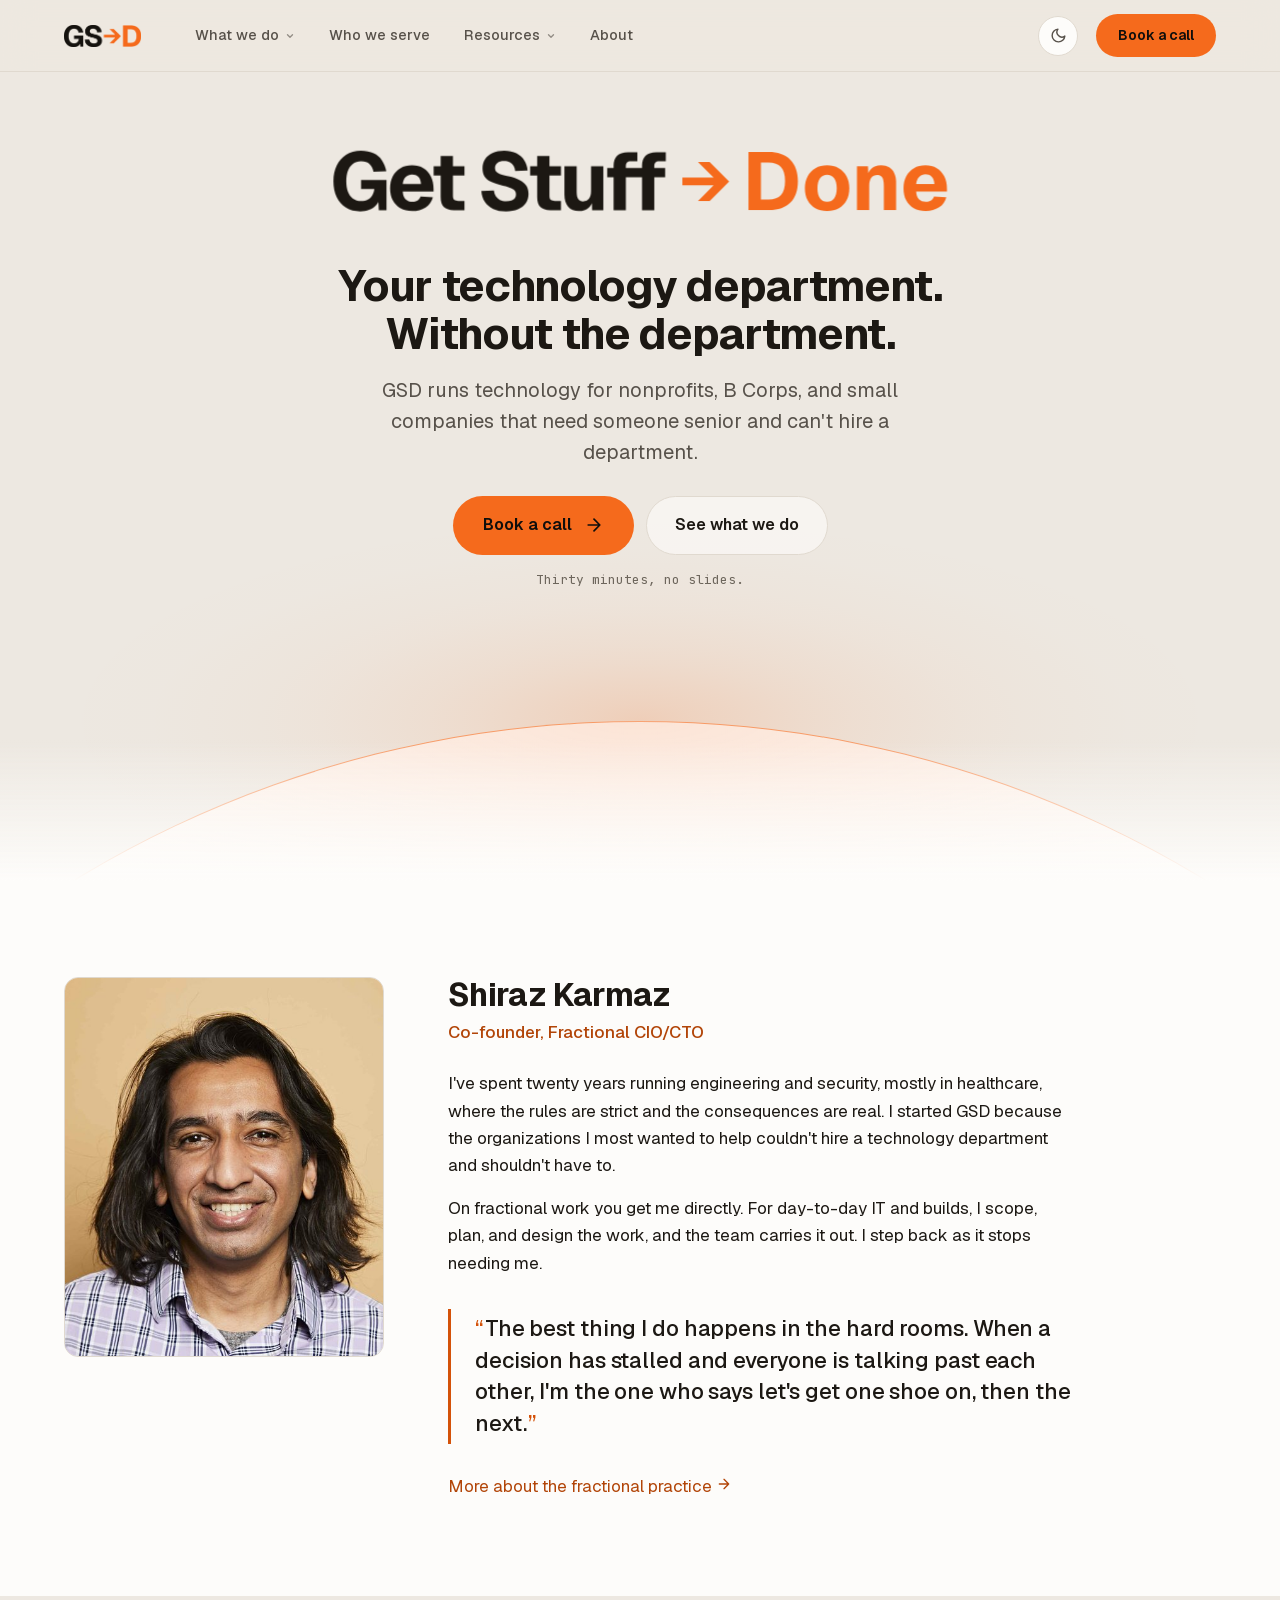
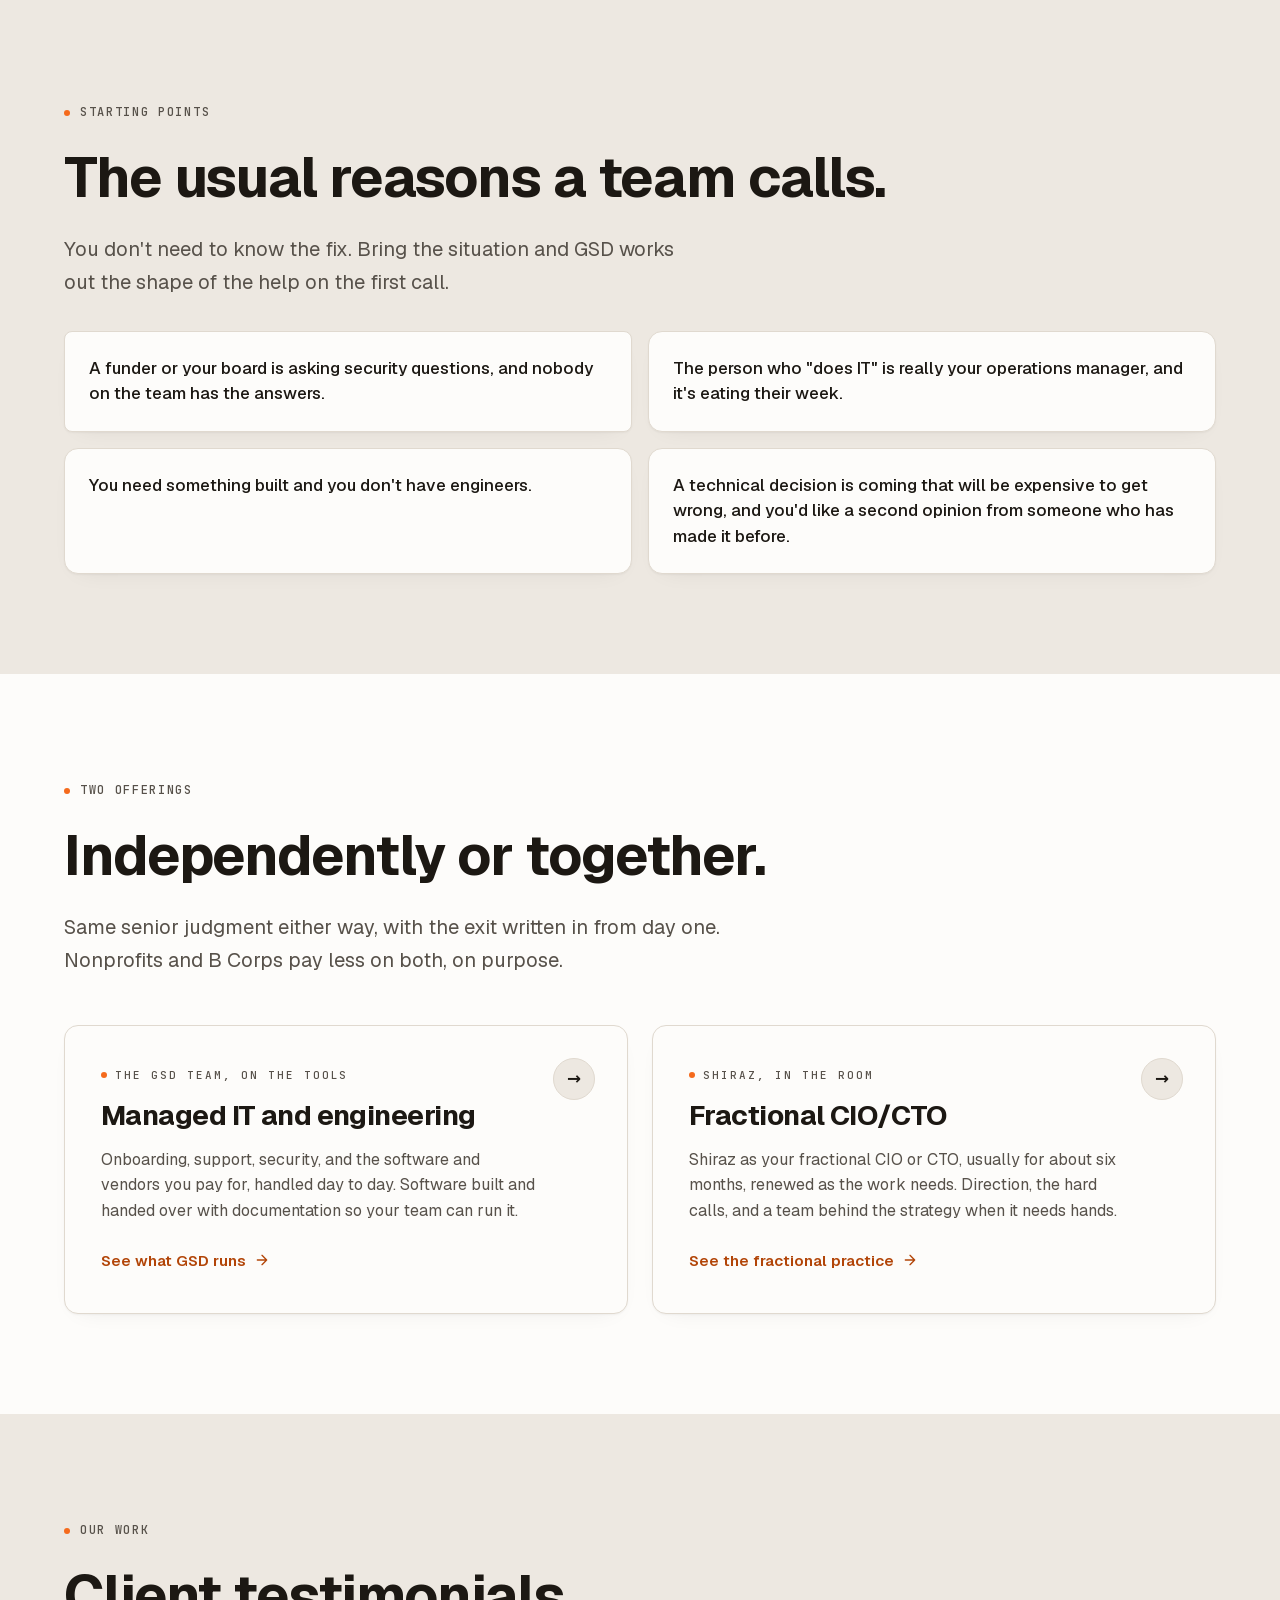
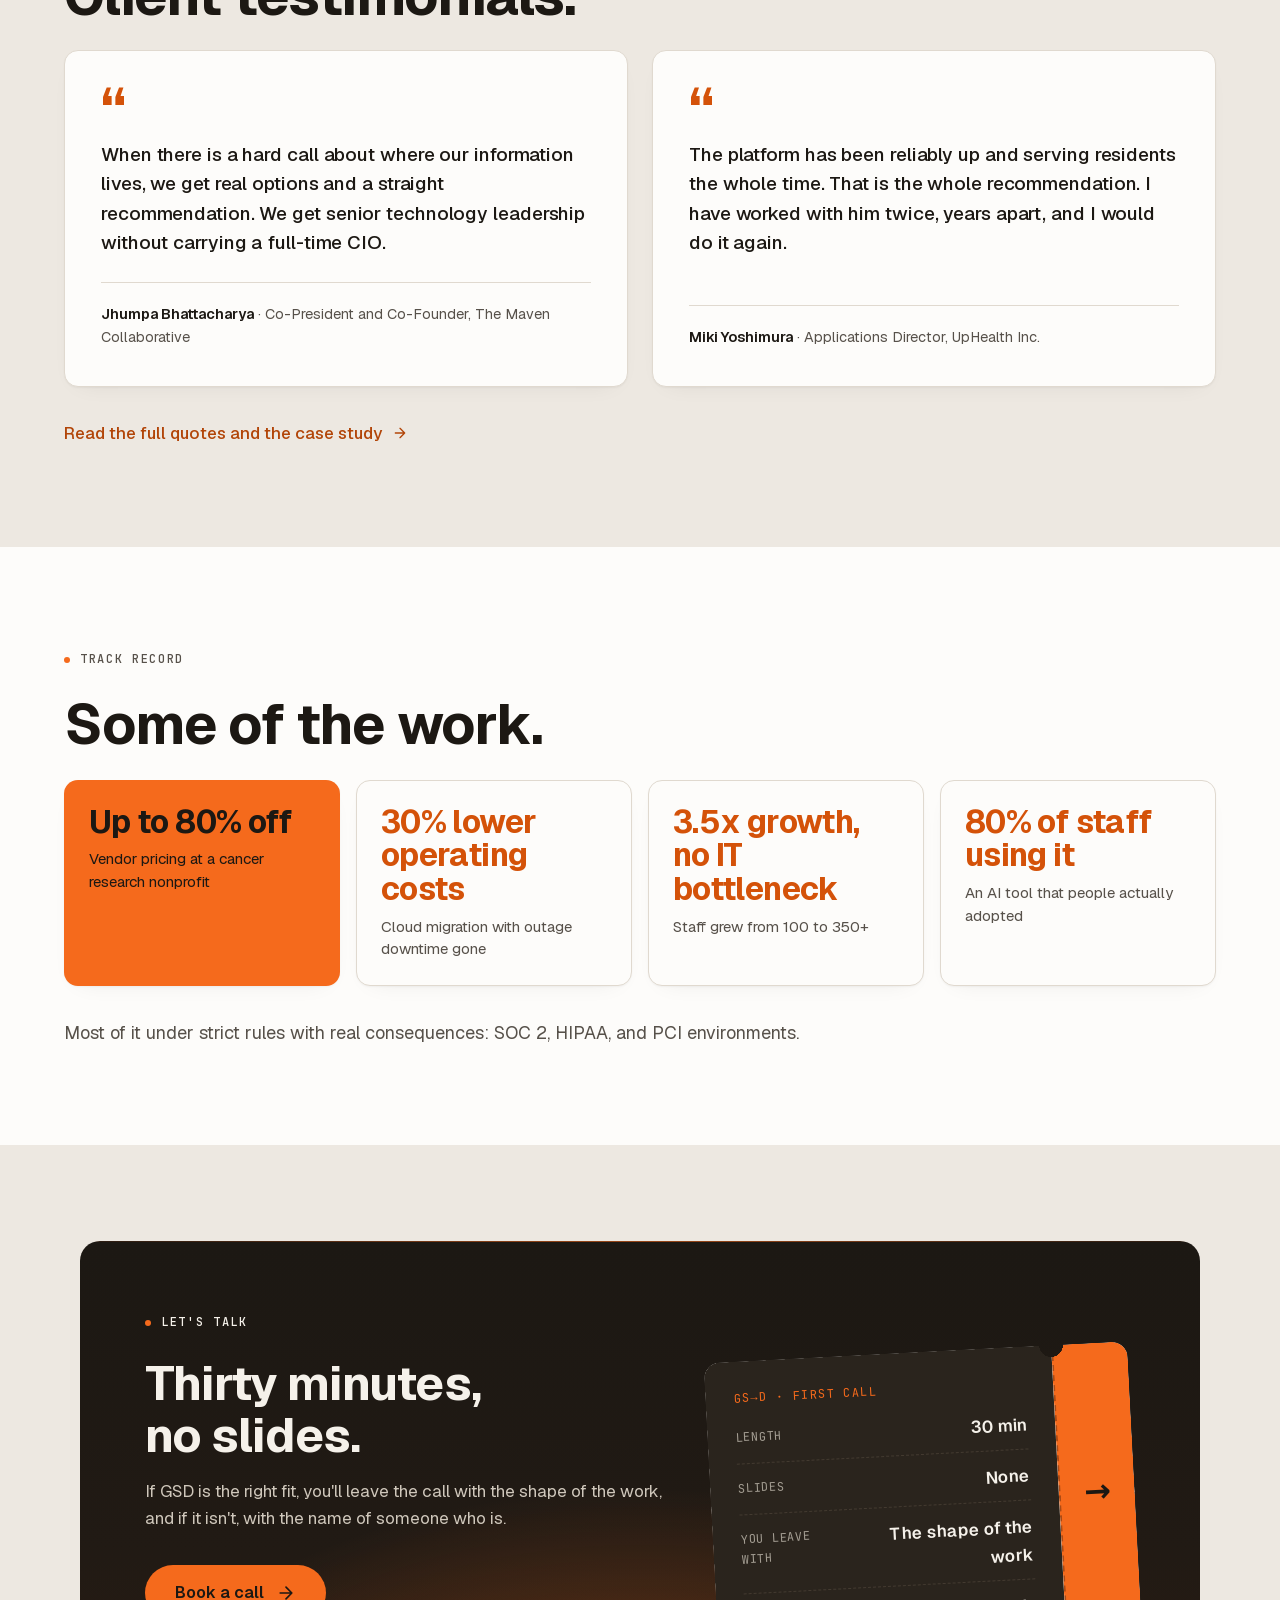
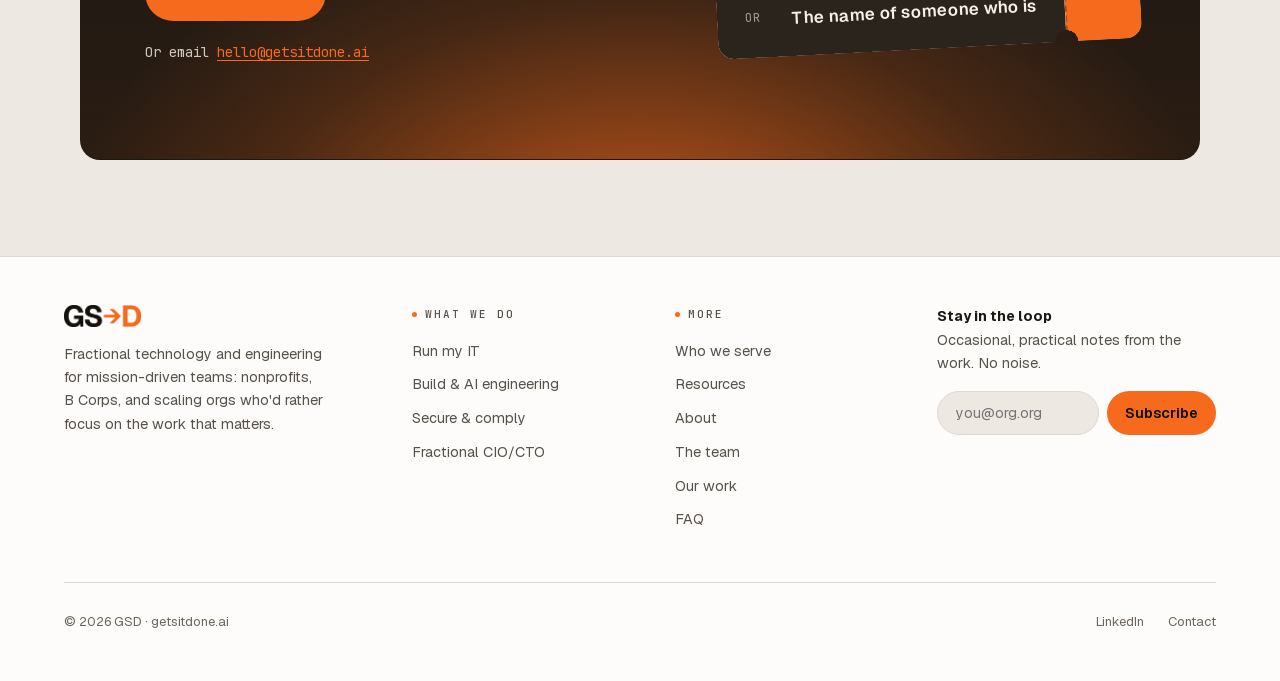
<file: GSD-SHARE-PREVIEW/index.html>
<!DOCTYPE html><html lang="en"><head><meta name="robots" content="noindex, nofollow"><meta charset="UTF-8"><meta name="viewport" content="width=device-width, initial-scale=1.0"><title>GSD | Technology and engineering for mission-driven teams</title><meta name="description" content="GSD runs technology for nonprofits, B Corps, and small companies that need someone senior and can't hire a department. Managed IT, software builds, security, and fractional CIO/CTO leadership."><meta property="og:type" content="website"><meta property="og:title" content="GSD | Technology and engineering for mission-driven teams"><meta property="og:description" content="Managed IT, software builds, and security. Fractional CIO/CTO leadership from Shiraz Karmaz, who is on every engagement."><meta property="og:url" content="https://getsitdone.ai/index.html"><meta property="og:image" content="https://getsitdone.ai/og-image.png"><meta property="og:image:width" content="1200"><meta property="og:image:height" content="630"><meta property="og:site_name" content="GSD"><meta name="twitter:card" content="summary_large_image"><meta name="twitter:title" content="GSD | Technology and engineering for mission-driven teams"><meta name="twitter:description" content="Managed IT, software builds, and security. Fractional CIO/CTO leadership from Shiraz Karmaz, who is on every engagement."><meta name="twitter:image" content="https://getsitdone.ai/og-image.png"><link rel="canonical" href="https://getsitdone.ai/index.html"><link rel="icon" type="image/svg+xml" href="favicon.svg"><link rel="preload" href="fonts/geist.woff2" as="font" type="font/woff2" crossorigin><link rel="preload" href="fonts/jetbrains-mono.woff2" as="font" type="font/woff2" crossorigin><!-- No-FOUC: set theme before first paint. Default follows the OS (prefers-color-scheme);
       an explicit toggle choice in localStorage overrides it. --><script>try{var t=localStorage.getItem('gsd-theme');if(!t)t=matchMedia('(prefers-color-scheme: dark)').matches?'dark':'light';document.documentElement.setAttribute('data-theme',t)}catch(e){document.documentElement.setAttribute('data-theme','dark')}</script><script type="application/ld+json">{"@context":"https://schema.org","@graph":[{"@type":"Organization","@id":"https://getsitdone.ai/#organization","name":"GSD","alternateName":"Get Stuff Done","url":"https://getsitdone.ai","image":"https://getsitdone.ai/og-image.png","description":"Fractional technology and engineering for mission-driven teams: nonprofits, B Corps, and scaling orgs. Strategy, software build, security, and day-to-day operations.","disambiguatingDescription":"An AI-sensible engineering team and IT shop. Software across the stack, AI integration, security, and day-to-day operations.","sameAs":["https://www.linkedin.com/company/getsitdone/"],"founder":{"@id":"https://getsitdone.ai/#shiraz"},"contactPoint":{"@type":"ContactPoint","email":"hello@getsitdone.ai","contactType":"sales","availableLanguage":"English"},"areaServed":"United States","knowsAbout":["Managed IT services","Software engineering","AI engineering","Fractional CIO/CTO","Security and compliance"]},{"@type":"WebSite","@id":"https://getsitdone.ai/#website","url":"https://getsitdone.ai","name":"GSD","publisher":{"@id":"https://getsitdone.ai/#organization"},"inLanguage":"en-US"},{"@type":"Person","@id":"https://getsitdone.ai/#shiraz","name":"Shiraz Karmaz","jobTitle":"Co-founder, Fractional CIO/CTO","worksFor":{"@id":"https://getsitdone.ai/#organization"},"sameAs":["https://www.linkedin.com/in/shirazkarmaz/"],"knowsAbout":["Fractional CIO/CTO","SOC 2 Type I and Type II","HIPAA compliance","PCI readiness","Engineering leadership","Healthcare technology"]}]}</script><link rel="stylesheet" href="assets/Base.rJeSJEMk.css"></head><body><a href="#main" class="skip-link">Skip to content</a><nav class="nav"><div class="container nav-inner"><div class="nav-left"><a class="nav-logo" href="index.html" aria-label="GSD home"><span class="gsd-wordmark gsd-logo"><img class="gsd-logo-light" src="brand/gsd-logo-light.png" width="317" height="91" alt="GSD"><img class="gsd-logo-dark" src="brand/gsd-logo-dark.png" width="319" height="93" alt="GSD"></span></a><div class="nav-menu"><div class="nav-item"><a class="nav-trigger" href="what-we-do.html">What we do<svg class="caret" viewBox="0 0 12 12" fill="none" stroke="currentColor" stroke-width="1.6" stroke-linecap="round" stroke-linejoin="round" aria-hidden="true"><path d="M3 4.5L6 7.5L9 4.5"></path></svg></a><div class="nav-dropdown" role="menu"><a class="nav-dd-item" role="menuitem" href="run-it.html"><span class="nav-dd-body"><span class="nav-dd-label">Run my IT</span><span class="nav-dd-desc">Managed IT and day-to-day operations</span></span></a><a class="nav-dd-item" role="menuitem" href="build.html"><span class="nav-dd-body"><span class="nav-dd-label">Build &amp; AI engineering</span><span class="nav-dd-desc">Software built and shipped, AI-sensible</span></span></a><a class="nav-dd-item" role="menuitem" href="secure-comply.html"><span class="nav-dd-body"><span class="nav-dd-label">Secure &amp; comply</span><span class="nav-dd-desc">Security posture and readiness</span></span></a><a class="nav-dd-item" role="menuitem" href="fractional.html"><span class="nav-dd-body"><span class="nav-dd-label">Fractional CIO/CTO</span><span class="nav-dd-desc">Direction and the hard calls, from Shiraz</span></span></a></div></div><div class="nav-item"><a class="nav-trigger" href="who-we-serve.html">Who we serve</a></div><div class="nav-item"><a class="nav-trigger" href="resources.html">Resources<svg class="caret" viewBox="0 0 12 12" fill="none" stroke="currentColor" stroke-width="1.6" stroke-linecap="round" stroke-linejoin="round" aria-hidden="true"><path d="M3 4.5L6 7.5L9 4.5"></path></svg></a><div class="nav-dropdown" role="menu"><a class="nav-dd-item" role="menuitem" href="resources.html#where-you-stand"><span class="nav-dd-body"><span class="nav-dd-label">Where do you stand?</span><span class="nav-dd-desc">A short read on your current setup</span></span></a><a class="nav-dd-item" role="menuitem" href="our-work.html"><span class="nav-dd-body"><span class="nav-dd-label">Our work</span><span class="nav-dd-desc">Testimonials and case studies</span></span></a></div></div><div class="nav-item"><a class="nav-trigger" href="about.html">About</a></div></div></div><div class="nav-right"><button class="theme-toggle" type="button" aria-label="Switch to dark mode" title="Switch to dark mode"><svg class="icon-sun" viewBox="0 0 24 24" fill="none" stroke="currentColor" stroke-width="2" stroke-linecap="round" stroke-linejoin="round" aria-hidden="true"><circle cx="12" cy="12" r="4"></circle><path d="M12 2v2M12 20v2M4.93 4.93l1.41 1.41M17.66 17.66l1.41 1.41M2 12h2M20 12h2M4.93 19.07l1.41-1.41M17.66 6.34l1.41-1.41"></path></svg><svg class="icon-moon" viewBox="0 0 24 24" fill="none" stroke="currentColor" stroke-width="2" stroke-linecap="round" stroke-linejoin="round" aria-hidden="true" style="display:none"><path d="M21 12.79A9 9 0 1 1 11.21 3 7 7 0 0 0 21 12.79z"></path></svg></button><a class="nav-cta" href="contact.html">Book a call</a><button class="nav-mobile-toggle" type="button" aria-expanded="false" aria-controls="nav-mobile-panel">Menu</button></div></div><div class="nav-mobile-panel closed" id="nav-mobile-panel"><div class="container"><div class="nm-group"><a class="nm-head" href="what-we-do.html">What we do</a><a class="nm-link" href="run-it.html">Run my IT</a><a class="nm-link" href="build.html">Build &amp; AI engineering</a><a class="nm-link" href="secure-comply.html">Secure &amp; comply</a><a class="nm-link" href="fractional.html">Fractional CIO/CTO</a></div><div class="nm-group"><a class="nm-link" href="who-we-serve.html">Who we serve</a></div><div class="nm-group"><a class="nm-head" href="resources.html">Resources</a><a class="nm-link" href="resources.html#where-you-stand">Where do you stand?</a><a class="nm-link" href="our-work.html">Our work</a></div><div class="nm-group"><a class="nm-link" href="about.html">About</a></div></div></div></nav><div id="main"><section class="hero hero-v2"><div class="container hero-v2-inner"><div class="hero-mark"><svg class="hero-wordmark" viewBox="0 0 929 159" role="img" aria-labelledby="hero-wordmark-title" xmlns="http://www.w3.org/2000/svg"><title id="hero-wordmark-title">Get Stuff Done</title><path class="hw-text" d="M45.3044 124.959C36.8966 124.959 29.7132 123.041 23.7542 119.204C17.7953 115.368 13.1832 110.062 9.918 103.286C6.73445 96.4296 5.14267 88.5523 5.14267 79.6547C5.14267 70.9203 6.77526 63.1247 10.0404 56.2678C13.3056 49.4109 17.9993 44.0233 24.1216 40.1051C30.3254 36.1053 37.7537 34.1053 46.4064 34.1053C53.9164 34.1053 60.2427 35.3706 65.3853 37.9011C70.6096 40.35 74.7728 43.8601 77.8747 48.4313C80.9766 53.0026 83.1398 58.3901 84.3642 64.594L65.1404 65.4511C64.2425 60.635 62.3242 56.8392 59.3856 54.0638C56.5285 51.2067 52.243 49.7782 46.5289 49.7782C41.5495 49.7782 37.3864 51.0843 34.0396 53.6964C30.7744 56.3086 28.3255 59.8595 26.6929 64.3491C25.1419 68.8387 24.3664 73.9406 24.3664 79.6547C24.3664 85.4504 25.1419 90.593 26.6929 95.0827C28.3255 99.4907 30.7744 102.96 34.0396 105.49C37.3864 108.021 41.6719 109.286 46.8962 109.286C50.7328 109.286 54.0388 108.511 56.8142 106.96C59.6713 105.409 61.8753 103.286 63.4262 100.593C65.0588 97.8989 66.0384 94.8378 66.3649 91.4093H46.5289V77.818H84.6091V123H73.0993L72.1198 104.388L74.3238 105.368C73.5075 109.205 71.7116 112.592 68.9362 115.531C66.1608 118.47 62.7324 120.796 58.6509 122.51C54.651 124.143 50.2022 124.959 45.3044 124.959ZM123.062 124.469C116.369 124.469 110.532 123.082 105.553 120.306C100.655 117.449 96.8185 113.449 94.0431 108.307C91.3493 103.164 90.0024 97.1234 90.0024 90.1849C90.0024 83.2464 91.3493 77.2466 94.0431 72.1855C96.8185 67.0429 100.655 63.043 105.553 60.186C110.451 57.329 116.246 55.9004 122.94 55.9004C129.47 55.9004 135.144 57.329 139.96 60.186C144.776 63.043 148.49 67.1245 151.102 72.4304C153.796 77.7364 155.143 84.0627 155.143 91.4093V95.0827H108.981C109.226 100.307 110.614 104.184 113.144 106.715C115.757 109.245 119.185 110.511 123.43 110.511C126.532 110.511 129.103 109.858 131.144 108.552C133.266 107.245 134.776 105.246 135.674 102.552L154.163 103.654C152.449 110.184 148.817 115.286 143.266 118.959C137.715 122.633 130.98 124.469 123.062 124.469ZM108.981 83.8178H136.286C136.042 79.0016 134.695 75.4099 132.246 73.0427C129.878 70.6754 126.777 69.4918 122.94 69.4918C119.103 69.4918 115.92 70.757 113.389 73.2876C110.94 75.7364 109.471 79.2465 108.981 83.8178ZM185.522 123C178.746 123 173.767 121.449 170.583 118.347C167.4 115.164 165.808 110.143 165.808 103.286V41.9418H184.175V101.082C184.175 104.266 184.828 106.429 186.134 107.572C187.521 108.715 189.562 109.286 192.256 109.286H201.439V123H185.522ZM155.278 71.0835V57.3698H201.439V71.0835H155.278ZM263.868 124.959C256.358 124.959 249.909 123.694 244.522 121.163C239.134 118.633 234.93 115.082 231.91 110.511C228.889 105.939 227.175 100.552 226.767 94.348L245.501 93.4909C245.991 96.9193 246.97 99.858 248.44 102.307C249.991 104.674 252.031 106.47 254.562 107.694C257.174 108.919 260.358 109.531 264.113 109.531C267.215 109.531 269.827 109.164 271.949 108.429C274.153 107.694 275.827 106.592 276.969 105.123C278.112 103.572 278.684 101.695 278.684 99.4907C278.684 97.4499 278.194 95.6949 277.214 94.2256C276.235 92.6746 274.357 91.2869 271.582 90.0624C268.806 88.7564 264.725 87.4911 259.337 86.2667C251.909 84.5524 245.909 82.6341 241.338 80.5118C236.848 78.3894 233.583 75.7364 231.542 72.5529C229.502 69.2877 228.481 65.2062 228.481 60.3084C228.481 55.0841 229.747 50.5129 232.277 46.5947C234.889 42.6764 238.644 39.6153 243.542 37.4113C248.44 35.2073 254.276 34.1053 261.052 34.1053C268.235 34.1053 274.316 35.3706 279.296 37.9011C284.275 40.4316 288.153 43.9009 290.928 48.3089C293.785 52.7169 295.499 57.7779 296.071 63.492L277.459 64.4715C277.214 61.4513 276.398 58.8391 275.01 56.6351C273.623 54.3495 271.745 52.5944 269.378 51.37C267.011 50.1455 264.154 49.5333 260.807 49.5333C256.562 49.5333 253.215 50.4721 250.766 52.3495C248.399 54.227 247.215 56.6759 247.215 59.6962C247.215 61.8186 247.746 63.6144 248.807 65.0838C249.95 66.4715 251.787 67.6959 254.317 68.7571C256.929 69.8183 260.603 70.8387 265.337 71.8182C273.418 73.4508 279.786 75.5324 284.438 78.0629C289.173 80.5118 292.52 83.4504 294.479 86.8789C296.438 90.3073 297.418 94.2256 297.418 98.6336C297.418 104.021 296.03 108.715 293.254 112.715C290.561 116.633 286.683 119.653 281.622 121.776C276.643 123.898 270.725 124.959 263.868 124.959ZM330.135 123C323.36 123 318.38 121.449 315.197 118.347C312.013 115.164 310.422 110.143 310.422 103.286V41.9418H328.788V101.082C328.788 104.266 329.441 106.429 330.747 107.572C332.135 108.715 334.176 109.286 336.87 109.286H346.053V123H330.135ZM299.891 71.0835V57.3698H346.053V71.0835H299.891ZM372.787 124.469C366.012 124.469 360.706 122.306 356.869 117.98C353.114 113.572 351.237 107.45 351.237 99.6131V57.3698H369.603V95.3276C369.603 100.389 370.379 104.103 371.93 106.47C373.481 108.756 375.93 109.898 379.276 109.898C383.031 109.898 385.929 108.633 387.97 106.103C390.092 103.491 391.154 99.6131 391.154 94.4704V57.3698H409.52V123H392.745L392.256 104.144L394.582 104.633C393.602 111.164 391.276 116.102 387.603 119.449C383.929 122.796 378.991 124.469 372.787 124.469ZM424.918 123V56.5127C424.918 49.9823 426.673 44.9621 430.183 41.452C433.693 37.8603 439.162 36.0644 446.59 36.0644H460.549V49.7782H450.509C447.978 49.7782 446.141 50.4313 444.999 51.7373C443.856 52.9618 443.284 54.8393 443.284 57.3698V123H424.918ZM415.367 73.5324V59.8187H459.569V73.5324H415.367ZM467.528 123V56.5127C467.528 49.9823 469.283 44.9621 472.793 41.452C476.303 37.8603 481.773 36.0644 489.201 36.0644H503.16V49.7782H493.119C490.589 49.7782 488.752 50.4313 487.609 51.7373C486.466 52.9618 485.895 54.8393 485.895 57.3698V123H467.528ZM457.978 73.5324V59.8187H502.18V73.5324H457.978Z"></path><path class="hw-accent hw-done" d="M627.061 123V36.0644H657.06C671.182 36.0644 682.038 39.8602 689.63 47.4518C697.222 54.9617 701.017 65.696 701.017 79.6547C701.017 93.5317 697.262 104.225 689.752 111.735C682.324 119.245 671.671 123 657.794 123H627.061ZM645.672 107.327H657.06C665.468 107.327 671.671 105.082 675.671 100.593C679.753 96.0214 681.794 89.0013 681.794 79.5322C681.794 70.0632 679.753 63.0838 675.671 58.5942C671.671 54.023 665.468 51.7373 657.06 51.7373H645.672V107.327ZM744.799 124.469C738.105 124.469 732.269 123.082 727.289 120.306C722.31 117.449 718.433 113.449 715.657 108.307C712.882 103.164 711.494 97.1234 711.494 90.1849C711.494 83.2464 712.882 77.2466 715.657 72.1855C718.433 67.0429 722.31 63.043 727.289 60.186C732.269 57.329 738.105 55.9004 744.799 55.9004C751.493 55.9004 757.329 57.329 762.308 60.186C767.288 63.043 771.165 67.0429 773.941 72.1855C776.716 77.2466 778.104 83.2464 778.104 90.1849C778.104 97.1234 776.716 103.164 773.941 108.307C771.165 113.449 767.288 117.449 762.308 120.306C757.329 123.082 751.493 124.469 744.799 124.469ZM744.799 110.388C749.37 110.388 752.921 108.633 755.452 105.123C757.982 101.531 759.247 96.552 759.247 90.1849C759.247 83.8178 757.982 78.8792 755.452 75.3691C752.921 71.7774 749.37 69.9816 744.799 69.9816C740.228 69.9816 736.677 71.7774 734.146 75.3691C731.616 78.8792 730.35 83.8178 730.35 90.1849C730.35 96.552 731.616 101.531 734.146 105.123C736.677 108.633 740.228 110.388 744.799 110.388ZM789.54 123V57.3698H806.07L806.805 76.5936L804.478 75.9813C805.131 71.0835 806.437 67.1653 808.396 64.2267C810.437 61.288 812.968 59.1656 815.988 57.8596C819.008 56.5535 822.314 55.9004 825.906 55.9004C830.64 55.9004 834.64 56.9208 837.905 58.9616C841.252 61.0023 843.783 63.9001 845.497 67.6551C847.293 71.3284 848.191 75.6956 848.191 80.7567V123H829.824V86.8789C829.824 83.3688 829.538 80.3893 828.967 77.9404C828.396 75.4915 827.375 73.6549 825.906 72.4304C824.437 71.1244 822.396 70.4713 819.784 70.4713C815.947 70.4713 813.008 71.8998 810.968 74.7569C808.927 77.5323 807.907 81.573 807.907 86.8789V123H789.54ZM892.348 124.469C885.655 124.469 879.818 123.082 874.839 120.306C869.941 117.449 866.104 113.449 863.329 108.307C860.635 103.164 859.288 97.1234 859.288 90.1849C859.288 83.2464 860.635 77.2466 863.329 72.1855C866.104 67.0429 869.941 63.043 874.839 60.186C879.736 57.329 885.532 55.9004 892.226 55.9004C898.756 55.9004 904.429 57.329 909.246 60.186C914.062 63.043 917.776 67.1245 920.388 72.4304C923.082 77.7364 924.429 84.0627 924.429 91.4093V95.0827H878.267C878.512 100.307 879.9 104.184 882.43 106.715C885.042 109.245 888.471 110.511 892.716 110.511C895.818 110.511 898.389 109.858 900.43 108.552C902.552 107.245 904.062 105.246 904.96 102.552L923.449 103.654C921.735 110.184 918.102 115.286 912.552 118.959C907.001 122.633 900.266 124.469 892.348 124.469ZM878.267 83.8178H905.572C905.327 79.0016 903.98 75.4099 901.532 73.0427C899.164 70.6754 896.062 69.4918 892.226 69.4918C888.389 69.4918 885.206 70.757 882.675 73.2876C880.226 75.7364 878.757 79.2465 878.267 83.8178Z"></path><path class="hw-accent hw-arrow" d="M598 80.1621L568.838 51H551.338L574.662 74.3242H528V86H574.662L551.338 109.324H568.838L598 80.1621Z"></path></svg></div><h1 class="hero-v2-title">Your technology department.<br> Without the department.</h1><p class="hero-v2-sub">GSD runs technology for nonprofits, B Corps, and small companies that need someone senior and can't hire a department.</p><div class="hero-v2-actions"><a class="cta-button" href="contact.html">Book a call <svg width="20" height="20" viewBox="0 0 24 24" fill="none" stroke="currentColor" stroke-width="2" stroke-linecap="round" stroke-linejoin="round" aria-hidden="true"><path d="M5 12h14M12 5l7 7-7 7"></path></svg></a><a class="ghost-button" href="what-we-do.html">See what we do</a></div><p class="hero-v2-note">Thirty minutes, no slides.</p></div><div class="hero-stage" aria-hidden="true"><div class="hero-arc"></div></div></section><section class="bio-section"><div class="container"><div class="bio-grid"><div class="bio-portrait"><img src="shiraz.jpg" alt="Shiraz Karmaz" width="320" height="380" loading="lazy"></div><div class="bio-body"><h2 class="bio-name">Shiraz Karmaz</h2><p class="bio-role">Co-founder, Fractional CIO/CTO</p><p class="bio-text">I've spent twenty years running engineering and security, mostly in healthcare, where the rules are strict and the consequences are real. I started GSD because the organizations I most wanted to help couldn't hire a technology department and shouldn't have to.</p><p class="bio-text">On fractional work you get me directly. For day-to-day IT and builds, I scope, plan, and design the work, and the team carries it out. I step back as it stops needing me.</p><blockquote class="bio-quote">The best thing I do happens in the hard rooms. When a decision has stalled and everyone is talking past each other, I'm the one who says let's get one shoe on, then the next.</blockquote><div style="margin-top: 28px"><a class="service-cta" href="fractional.html">More about the fractional practice <svg width="16" height="16" viewBox="0 0 24 24" fill="none" stroke="currentColor" stroke-width="2" stroke-linecap="round" stroke-linejoin="round" aria-hidden="true"><path d="M5 12h14M12 5l7 7-7 7"></path></svg></a></div></div></div></div></section><section class="situations-section"><div class="container situations-grid"><div><span class="section-label">Starting points</span><h2 class="section-title">The usual reasons a team calls.</h2><p class="section-intro" style="margin-bottom: 0">You don't need to know the fix. Bring the situation and GSD works out the shape of the help on the first call.</p></div><ul class="situations situations-cards"><li>A funder or your board is asking security questions, and nobody on the team has the answers.</li><li>The person who "does IT" is really your operations manager, and it's eating their week.</li><li>You need something built and you don't have engineers.</li><li>A technical decision is coming that will be expensive to get wrong, and you'd like a second opinion from someone who has made it before.</li></ul></div></section><section class="segment-section"><div class="container"><span class="section-label">Two offerings</span><h2 class="section-title">Independently or together.</h2><p class="section-intro" style="margin-bottom: 0">Same senior judgment either way, with the exit written in from day one. Nonprofits and B Corps pay less on both, on purpose.</p><div class="segment-grid"><a class="segment-card smb" href="what-we-do.html"><span class="segment-tag">The GSD team, on the tools</span><h3>Managed IT and engineering</h3><p>Onboarding, support, security, and the software and vendors you pay for, handled day to day. Software built and handed over with documentation so your team can run it.</p><span class="seg-link">See what GSD runs <svg width="16" height="16" viewBox="0 0 24 24" fill="none" stroke="currentColor" stroke-width="2" stroke-linecap="round" stroke-linejoin="round" aria-hidden="true"><path d="M5 12h14M12 5l7 7-7 7"></path></svg></span></a><a class="segment-card ent" href="fractional.html"><span class="segment-tag">Shiraz, in the room</span><h3>Fractional CIO/CTO</h3><p>Shiraz as your fractional CIO or CTO, usually for about six months, renewed as the work needs. Direction, the hard calls, and a team behind the strategy when it needs hands.</p><span class="seg-link">See the fractional practice <svg width="16" height="16" viewBox="0 0 24 24" fill="none" stroke="currentColor" stroke-width="2" stroke-linecap="round" stroke-linejoin="round" aria-hidden="true"><path d="M5 12h14M12 5l7 7-7 7"></path></svg></span></a></div></div></section><section class="work-section"><div class="container"><span class="section-label">Our work</span><h2 class="section-title" style="max-width: 820px">Client testimonials.</h2><div class="work-grid"><a class="work-card" href="our-work.html"><blockquote>When there is a hard call about where our information lives, we get real options and a straight recommendation. We get senior technology leadership without carrying a full-time CIO.</blockquote><span class="work-who"><strong>Jhumpa Bhattacharya</strong> · Co-President and Co-Founder, The Maven Collaborative</span></a><a class="work-card" href="our-work.html"><blockquote>The platform has been reliably up and serving residents the whole time. That is the whole recommendation. I have worked with him twice, years apart, and I would do it again.</blockquote><span class="work-who"><strong>Miki Yoshimura</strong> · Applications Director, UpHealth Inc.</span></a></div><a class="service-cta" style="display: inline-flex; align-items: center; gap: 10px; margin-top: 32px; font-weight: 500" href="our-work.html">Read the full quotes and the case study <svg width="16" height="16" viewBox="0 0 24 24" fill="none" stroke="currentColor" stroke-width="2" stroke-linecap="round" stroke-linejoin="round" aria-hidden="true"><path d="M5 12h14M12 5l7 7-7 7"></path></svg></a></div></section><section class="prose-section" style="background: var(--bg-elevated)"><div class="container"><span class="section-label">Track record</span><h2 class="section-title" style="max-width: 820px">Some of the work.</h2><div class="record-grid"><div class="record-tile is-featured"><div class="stat-number"><span class="sr-only">Up to 80% off</span><span aria-hidden="true">Up to 80% off</span></div><p>Vendor pricing at a cancer research nonprofit</p></div><div class="record-tile"><div class="stat-number"><span class="sr-only">30% lower operating costs</span><span aria-hidden="true">30% lower operating costs</span></div><p>Cloud migration with outage downtime gone</p></div><div class="record-tile"><div class="stat-number"><span class="sr-only">3.5x growth, no IT bottleneck</span><span aria-hidden="true">3.5x growth, no IT bottleneck</span></div><p>Staff grew from 100 to 350+</p></div><div class="record-tile"><div class="stat-number"><span class="sr-only">80% of staff using it</span><span aria-hidden="true">80% of staff using it</span></div><p>An AI tool that people actually adopted</p></div></div><p class="prose" style="font-size: 1.125rem; max-width: 820px; margin-top: 32px">Most of it under strict rules with real consequences: SOC 2, HIPAA, and PCI environments.</p></div></section><section class="cta-section cta-ticket"><div class="container"><div class="cta-ticket-copy"><span class="section-label">Let's talk</span><h2>Thirty minutes, no slides.</h2><p>If GSD is the right fit, you'll leave the call with the shape of the work, and if it isn't, with the name of someone who is.</p><a class="cta-button" href="contact.html">Book a call <svg width="20" height="20" viewBox="0 0 24 24" fill="none" stroke="currentColor" stroke-width="2" stroke-linecap="round" stroke-linejoin="round" aria-hidden="true"><path d="M5 12h14M12 5l7 7-7 7"></path></svg></a><p class="cta-email">Or email <a href="mailto:hello@getsitdone.ai">hello@getsitdone.ai</a></p></div><div class="ticket" aria-hidden="true"><div class="ticket-main"><span class="ticket-kicker">GS→D · First call</span><div class="ticket-row"><span class="ticket-key">Length</span><span class="ticket-val">30 min</span></div><div class="ticket-row"><span class="ticket-key">Slides</span><span class="ticket-val">None</span></div><div class="ticket-row"><span class="ticket-key">You leave with</span><span class="ticket-val">The shape of the work</span></div><div class="ticket-row"><span class="ticket-key">Or</span><span class="ticket-val">The name of someone who is</span></div></div><div class="ticket-stub"><span class="ticket-arrow">→</span></div></div></div></section></div><footer><div class="container"><div class="footer-grid"><div class="footer-brand"><a class="footer-logo" href="index.html" aria-label="GSD home"><span class="gsd-wordmark gsd-logo"><img class="gsd-logo-light" src="brand/gsd-logo-light.png" width="317" height="91" alt="GSD"><img class="gsd-logo-dark" src="brand/gsd-logo-dark.png" width="319" height="93" alt="GSD"></span></a><p>Fractional technology and engineering for mission-driven teams: nonprofits, B Corps, and scaling orgs who'd rather focus on the work that matters.</p></div><div class="footer-col"><h5>What we do</h5><a href="run-it.html">Run my IT</a><a href="build.html">Build &amp; AI engineering</a><a href="secure-comply.html">Secure &amp; comply</a><a href="fractional.html">Fractional CIO/CTO</a></div><div class="footer-col"><h5>More</h5><a href="who-we-serve.html">Who we serve</a><a href="resources.html">Resources</a><a href="about.html">About</a><a href="about.html#team">The team</a><a href="our-work.html">Our work</a><a href="faq.html">FAQ</a></div><div class="footer-news"><h5>Stay in the loop</h5><p>Occasional, practical notes from the work. No noise.</p><form class="news-form" id="newsletter-form" novalidate><input type="email" name="email" placeholder="you@org.org" aria-label="Email address" required autocomplete="email"><!-- Honeypot: real users leave this blank; bots fill it. Hidden from view + a11y. --><input type="text" name="company" tabindex="-1" autocomplete="off" aria-hidden="true" style="position:absolute;left:-9999px;width:1px;height:1px;opacity:0"><button type="submit">Subscribe</button><div class="news-turnstile" id="newsletter-turnstile"></div></form><p class="news-status" id="newsletter-status" role="status" aria-live="polite" hidden></p></div></div><div class="footer-legal"><span class="copyright">© 2026 GSD · getsitdone.ai</span><div class="legal-links"><a href="https://linkedin.com/company/getsitdone" target="_blank" rel="noopener">LinkedIn</a><a href="contact.html">Contact</a></div></div></div></footer><script src="site.js" defer></script></body></html>
</file>
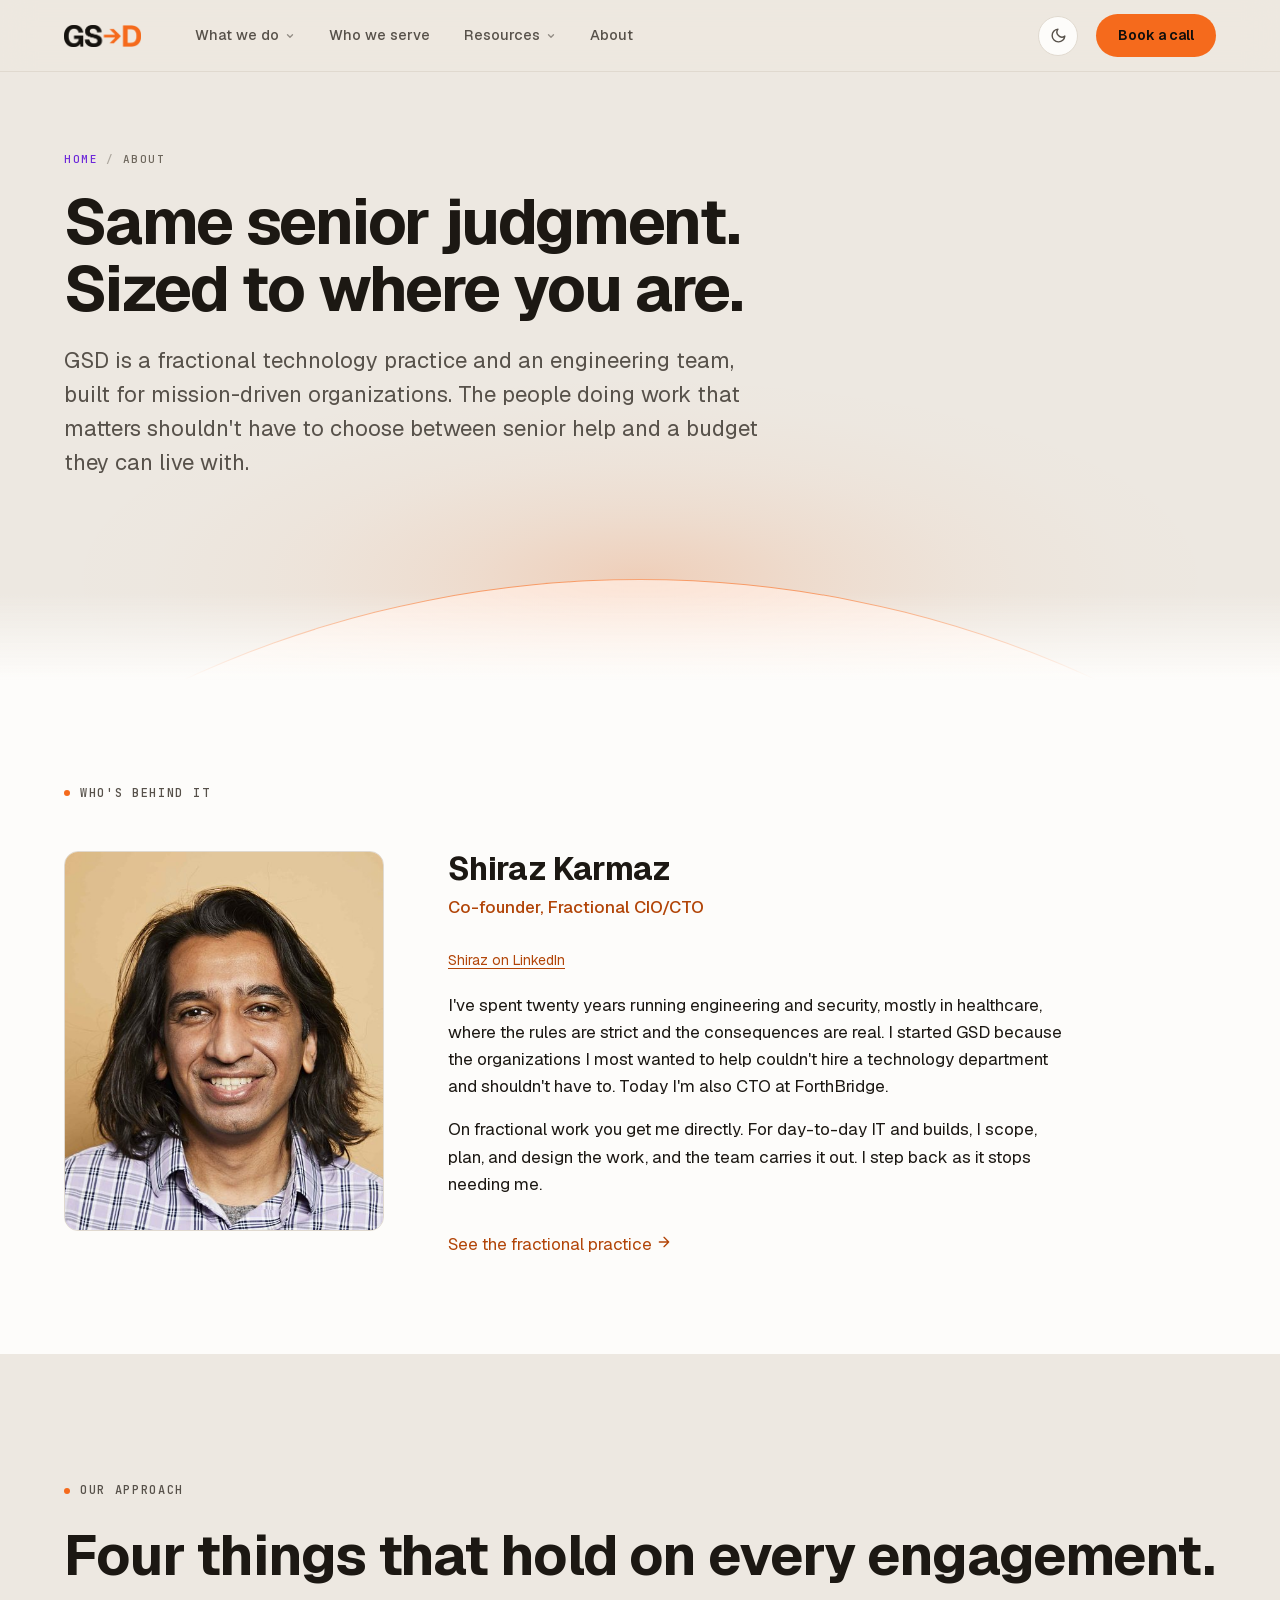
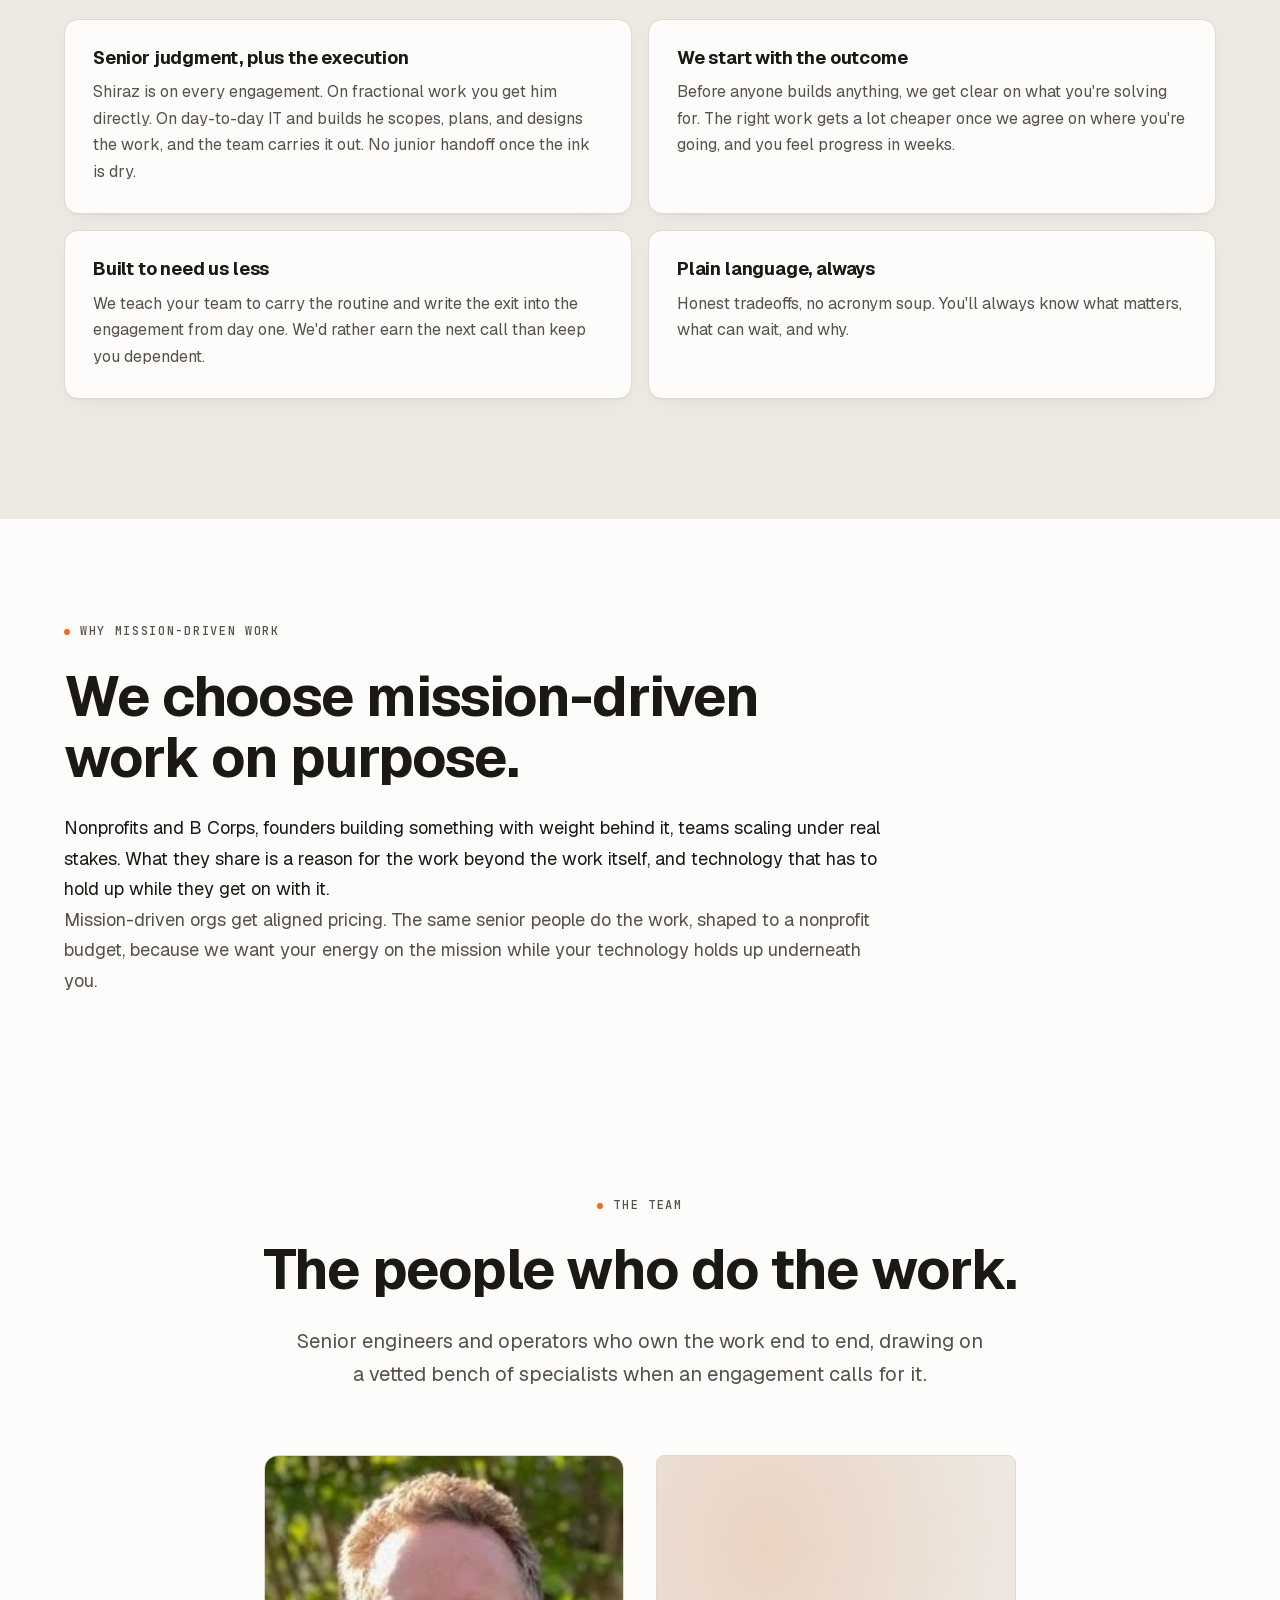
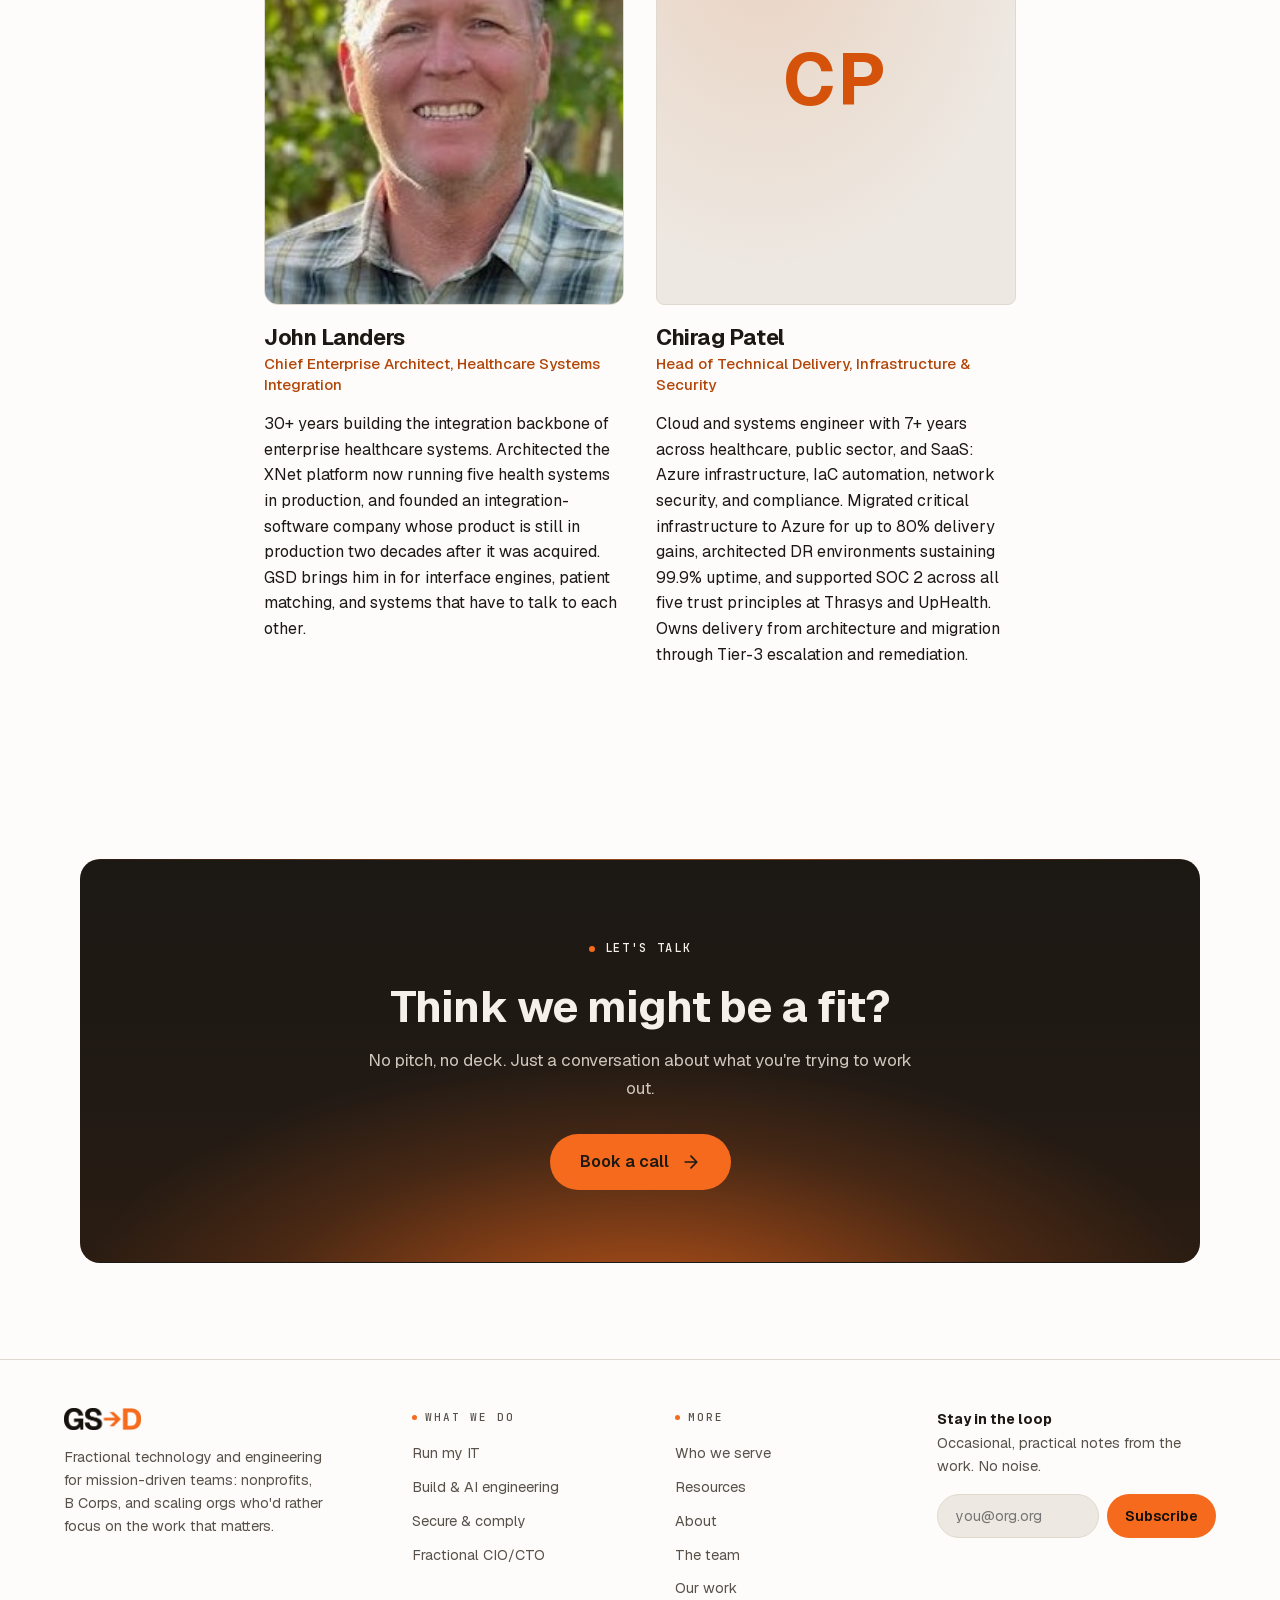
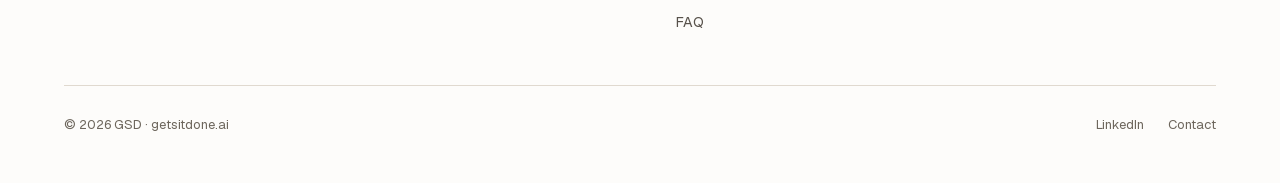
<file: GSD-SHARE-PREVIEW/about.html>
<!DOCTYPE html><html lang="en"><head><meta name="robots" content="noindex, nofollow"><meta charset="UTF-8"><meta name="viewport" content="width=device-width, initial-scale=1.0"><title>About | GSD</title><meta name="description" content="GSD is a fractional technology practice and engineering team built for mission-driven organizations: how we work, why mission-driven work, and the people who do it."><meta property="og:type" content="website"><meta property="og:title" content="About | GSD"><meta property="og:description" content="GSD is a fractional technology practice and engineering team built for mission-driven organizations: how we work, why mission-driven work, and the people who do it."><meta property="og:url" content="https://getsitdone.ai/about.html"><meta property="og:image" content="https://getsitdone.ai/og-image.png"><meta property="og:image:width" content="1200"><meta property="og:image:height" content="630"><meta property="og:site_name" content="GSD"><meta name="twitter:card" content="summary_large_image"><meta name="twitter:title" content="About | GSD"><meta name="twitter:description" content="GSD is a fractional technology practice and engineering team built for mission-driven organizations: how we work, why mission-driven work, and the people who do it."><meta name="twitter:image" content="https://getsitdone.ai/og-image.png"><link rel="canonical" href="https://getsitdone.ai/about.html"><link rel="icon" type="image/svg+xml" href="favicon.svg"><link rel="preload" href="fonts/geist.woff2" as="font" type="font/woff2" crossorigin><link rel="preload" href="fonts/jetbrains-mono.woff2" as="font" type="font/woff2" crossorigin><!-- No-FOUC: set theme before first paint. Default follows the OS (prefers-color-scheme);
       an explicit toggle choice in localStorage overrides it. --><script>try{var t=localStorage.getItem('gsd-theme');if(!t)t=matchMedia('(prefers-color-scheme: dark)').matches?'dark':'light';document.documentElement.setAttribute('data-theme',t)}catch(e){document.documentElement.setAttribute('data-theme','dark')}</script><script type="application/ld+json">{"@context":"https://schema.org","@graph":[{"@type":"Organization","@id":"https://getsitdone.ai/#organization","name":"GSD","alternateName":"Get Stuff Done","url":"https://getsitdone.ai","image":"https://getsitdone.ai/og-image.png","description":"Fractional technology and engineering for mission-driven teams: nonprofits, B Corps, and scaling orgs. Strategy, software build, security, and day-to-day operations.","disambiguatingDescription":"An AI-sensible engineering team and IT shop. Software across the stack, AI integration, security, and day-to-day operations.","sameAs":["https://www.linkedin.com/company/getsitdone/"],"founder":{"@id":"https://getsitdone.ai/#shiraz"},"contactPoint":{"@type":"ContactPoint","email":"hello@getsitdone.ai","contactType":"sales","availableLanguage":"English"},"areaServed":"United States","knowsAbout":["Managed IT services","Software engineering","AI engineering","Fractional CIO/CTO","Security and compliance"]},{"@type":"WebSite","@id":"https://getsitdone.ai/#website","url":"https://getsitdone.ai","name":"GSD","publisher":{"@id":"https://getsitdone.ai/#organization"},"inLanguage":"en-US"},{"@type":"Person","@id":"https://getsitdone.ai/#shiraz","name":"Shiraz Karmaz","jobTitle":"Co-founder, Fractional CIO/CTO","worksFor":{"@id":"https://getsitdone.ai/#organization"},"sameAs":["https://www.linkedin.com/in/shirazkarmaz/"],"knowsAbout":["Fractional CIO/CTO","SOC 2 Type I and Type II","HIPAA compliance","PCI readiness","Engineering leadership","Healthcare technology"]},{"@type":"BreadcrumbList","itemListElement":[{"@type":"ListItem","position":1,"name":"Home","item":"https://getsitdone.ai/"},{"@type":"ListItem","position":2,"name":"About"}]},{"@type":"Person","@id":"https://getsitdone.ai/about#john-landers","name":"John Landers","jobTitle":"Chief Enterprise Architect, Healthcare Systems Integration","worksFor":{"@id":"https://getsitdone.ai/#organization"},"description":"30+ years building the integration backbone of enterprise healthcare systems. Architected the XNet platform now running five health systems in production.","knowsAbout":["Healthcare systems integration","Interface engines","Patient matching","Enterprise architecture"]},{"@type":"Person","@id":"https://getsitdone.ai/about#chirag-patel","name":"Chirag Patel","jobTitle":"Head of Technical Delivery, Infrastructure & Security","worksFor":{"@id":"https://getsitdone.ai/#organization"},"description":"Cloud and systems engineer with 7+ years across healthcare, public sector, and SaaS. Azure infrastructure, IaC automation, network security, and compliance.","knowsAbout":["Azure infrastructure","Infrastructure as code","Network security","SOC 2 compliance","Disaster recovery"]}]}</script><link rel="stylesheet" href="assets/Base.rJeSJEMk.css"></head><body><a href="#main" class="skip-link">Skip to content</a><nav class="nav"><div class="container nav-inner"><div class="nav-left"><a class="nav-logo" href="index.html" aria-label="GSD home"><span class="gsd-wordmark gsd-logo"><img class="gsd-logo-light" src="brand/gsd-logo-light.png" width="317" height="91" alt="GSD"><img class="gsd-logo-dark" src="brand/gsd-logo-dark.png" width="319" height="93" alt="GSD"></span></a><div class="nav-menu"><div class="nav-item"><a class="nav-trigger" href="what-we-do.html">What we do<svg class="caret" viewBox="0 0 12 12" fill="none" stroke="currentColor" stroke-width="1.6" stroke-linecap="round" stroke-linejoin="round" aria-hidden="true"><path d="M3 4.5L6 7.5L9 4.5"></path></svg></a><div class="nav-dropdown" role="menu"><a class="nav-dd-item" role="menuitem" href="run-it.html"><span class="nav-dd-body"><span class="nav-dd-label">Run my IT</span><span class="nav-dd-desc">Managed IT and day-to-day operations</span></span></a><a class="nav-dd-item" role="menuitem" href="build.html"><span class="nav-dd-body"><span class="nav-dd-label">Build &amp; AI engineering</span><span class="nav-dd-desc">Software built and shipped, AI-sensible</span></span></a><a class="nav-dd-item" role="menuitem" href="secure-comply.html"><span class="nav-dd-body"><span class="nav-dd-label">Secure &amp; comply</span><span class="nav-dd-desc">Security posture and readiness</span></span></a><a class="nav-dd-item" role="menuitem" href="fractional.html"><span class="nav-dd-body"><span class="nav-dd-label">Fractional CIO/CTO</span><span class="nav-dd-desc">Direction and the hard calls, from Shiraz</span></span></a></div></div><div class="nav-item"><a class="nav-trigger" href="who-we-serve.html">Who we serve</a></div><div class="nav-item"><a class="nav-trigger" href="resources.html">Resources<svg class="caret" viewBox="0 0 12 12" fill="none" stroke="currentColor" stroke-width="1.6" stroke-linecap="round" stroke-linejoin="round" aria-hidden="true"><path d="M3 4.5L6 7.5L9 4.5"></path></svg></a><div class="nav-dropdown" role="menu"><a class="nav-dd-item" role="menuitem" href="resources.html#where-you-stand"><span class="nav-dd-body"><span class="nav-dd-label">Where do you stand?</span><span class="nav-dd-desc">A short read on your current setup</span></span></a><a class="nav-dd-item" role="menuitem" href="our-work.html"><span class="nav-dd-body"><span class="nav-dd-label">Our work</span><span class="nav-dd-desc">Testimonials and case studies</span></span></a></div></div><div class="nav-item"><a class="nav-trigger" href="about.html">About</a></div></div></div><div class="nav-right"><button class="theme-toggle" type="button" aria-label="Switch to dark mode" title="Switch to dark mode"><svg class="icon-sun" viewBox="0 0 24 24" fill="none" stroke="currentColor" stroke-width="2" stroke-linecap="round" stroke-linejoin="round" aria-hidden="true"><circle cx="12" cy="12" r="4"></circle><path d="M12 2v2M12 20v2M4.93 4.93l1.41 1.41M17.66 17.66l1.41 1.41M2 12h2M20 12h2M4.93 19.07l1.41-1.41M17.66 6.34l1.41-1.41"></path></svg><svg class="icon-moon" viewBox="0 0 24 24" fill="none" stroke="currentColor" stroke-width="2" stroke-linecap="round" stroke-linejoin="round" aria-hidden="true" style="display:none"><path d="M21 12.79A9 9 0 1 1 11.21 3 7 7 0 0 0 21 12.79z"></path></svg></button><a class="nav-cta" href="contact.html">Book a call</a><button class="nav-mobile-toggle" type="button" aria-expanded="false" aria-controls="nav-mobile-panel">Menu</button></div></div><div class="nav-mobile-panel closed" id="nav-mobile-panel"><div class="container"><div class="nm-group"><a class="nm-head" href="what-we-do.html">What we do</a><a class="nm-link" href="run-it.html">Run my IT</a><a class="nm-link" href="build.html">Build &amp; AI engineering</a><a class="nm-link" href="secure-comply.html">Secure &amp; comply</a><a class="nm-link" href="fractional.html">Fractional CIO/CTO</a></div><div class="nm-group"><a class="nm-link" href="who-we-serve.html">Who we serve</a></div><div class="nm-group"><a class="nm-head" href="resources.html">Resources</a><a class="nm-link" href="resources.html#where-you-stand">Where do you stand?</a><a class="nm-link" href="our-work.html">Our work</a></div><div class="nm-group"><a class="nm-link" href="about.html">About</a></div></div></div></nav><div id="main"><section class="page-hero"><div class="container"><div class="breadcrumb"><a href="index.html">Home</a><span class="sep">/</span><span>About</span></div><h1>Same senior judgment. Sized to where you are.</h1><p class="lead">GSD is a fractional technology practice and an engineering team, built for mission-driven organizations. The people doing work that matters shouldn't have to choose between senior help and a budget they can live with.</p></div><div class="hero-stage page-stage" aria-hidden="true"><div class="hero-arc"></div></div></section><section class="bio-section" id="shiraz" style="background: var(--bg-elevated)"><div class="container"><span class="section-label">Who's behind it</span><div class="bio-grid" style="margin-top: 24px"><div class="bio-portrait"><img src="shiraz.jpg" alt="Shiraz Karmaz" width="320" height="380" loading="lazy"></div><div class="bio-body"><h2 class="bio-name">Shiraz Karmaz</h2><p class="bio-role">Co-founder, Fractional CIO/CTO</p><a class="bio-linkedin" href="https://linkedin.com/in/shirazkarmaz" target="_blank" rel="noopener">Shiraz on LinkedIn</a><p class="bio-text">I've spent twenty years running engineering and security, mostly in healthcare, where the rules are strict and the consequences are real. I started GSD because the organizations I most wanted to help couldn't hire a technology department and shouldn't have to. Today I'm also CTO at ForthBridge.</p><p class="bio-text">On fractional work you get me directly. For day-to-day IT and builds, I scope, plan, and design the work, and the team carries it out. I step back as it stops needing me.</p><a class="service-cta" href="fractional.html">See the fractional practice <svg width="16" height="16" viewBox="0 0 24 24" fill="none" stroke="currentColor" stroke-width="2" stroke-linecap="round" stroke-linejoin="round" aria-hidden="true"><path d="M5 12h14M12 5l7 7-7 7"></path></svg></a></div></div></div></section><section class="differentiators" id="approach" style="background: var(--bg)"><div class="container"><span class="section-label">Our approach</span><h2 class="section-title">Four things that hold on every engagement.</h2><div class="why-grid" style="margin-top: 32px"><div class="why-item"><h3>Senior judgment, plus the execution</h3><p>Shiraz is on every engagement. On fractional work you get him directly. On day-to-day IT and builds he scopes, plans, and designs the work, and the team carries it out. No junior handoff once the ink is dry.</p></div><div class="why-item"><h3>We start with the outcome</h3><p>Before anyone builds anything, we get clear on what you're solving for. The right work gets a lot cheaper once we agree on where you're going, and you feel progress in weeks.</p></div><div class="why-item"><h3>Built to need us less</h3><p>We teach your team to carry the routine and write the exit into the engagement from day one. We'd rather earn the next call than keep you dependent.</p></div><div class="why-item"><h3>Plain language, always</h3><p>Honest tradeoffs, no acronym soup. You'll always know what matters, what can wait, and why.</p></div></div></div></section><section class="prose-section" id="mission" style="background: var(--bg-elevated)"><div class="container"><span class="section-label">Why mission-driven work</span><h2 class="section-title" style="max-width: 820px">We choose mission-driven work on purpose.</h2><p class="prose" style="font-size: 1.125rem; color: var(--text); max-width: 820px">Nonprofits and B Corps, founders building something with weight behind it, teams scaling under real stakes. What they share is a reason for the work beyond the work itself, and technology that has to hold up while they get on with it.</p><p class="prose" style="font-size: 1.125rem; max-width: 820px">Mission-driven orgs get aligned pricing. The same senior people do the work, shaped to a nonprofit budget, because we want your energy on the mission while your technology holds up underneath you.</p></div></section><section class="team-section team-centered" id="team"><div class="container"><span class="section-label">The team</span><h2 class="section-title">The people who do the work.</h2><p class="section-intro">Senior engineers and operators who own the work end to end, drawing on a vetted bench of specialists when an engagement calls for it.</p><div class="team-grid"><article class="team-card"><div class="team-portrait"><img src="john.jpg" alt="John Landers" width="320" height="400" loading="lazy"></div><div class="team-card-body"><h3 class="team-name">John Landers</h3><div class="team-role">Chief Enterprise Architect, Healthcare Systems Integration</div><p class="team-bio">30+ years building the integration backbone of enterprise healthcare systems. Architected the XNet platform now running five health systems in production, and founded an integration-software company whose product is still in production two decades after it was acquired. GSD brings him in for interface engines, patient matching, and systems that have to talk to each other.</p></div></article><article class="team-card"><div class="team-portrait has-flip" tabindex="0" role="button" aria-pressed="false" aria-label="Chirag Patel, flip for illustrated avatar"><div class="team-flip"><div class="team-flip-face team-flip-front team-portrait-monogram"><span aria-hidden="true">CP</span></div><div class="team-flip-face team-flip-back"><img src="chirag-genmoji.jpg" alt="Illustrated avatar of Chirag Patel" width="320" height="400" loading="lazy"></div></div></div><div class="team-card-body"><h3 class="team-name">Chirag Patel</h3><div class="team-role">Head of Technical Delivery, Infrastructure &amp; Security</div><p class="team-bio">Cloud and systems engineer with 7+ years across healthcare, public sector, and SaaS: Azure infrastructure, IaC automation, network security, and compliance. Migrated critical infrastructure to Azure for up to 80% delivery gains, architected DR environments sustaining 99.9% uptime, and supported SOC 2 across all five trust principles at Thrasys and UpHealth. Owns delivery from architecture and migration through Tier-3 escalation and remediation.</p></div></article></div></div></section><section class="cta-section" style="background: var(--bg-elevated)"><div class="container"><span class="section-label">Let's talk</span><h2>Think we might be a fit?</h2><p>No pitch, no deck. Just a conversation about what you're trying to work out.</p><a class="cta-button" href="contact.html">Book a call<svg width="20" height="20" viewBox="0 0 24 24" fill="none" stroke="currentColor" stroke-width="2" stroke-linecap="round" stroke-linejoin="round" aria-hidden="true"><path d="M5 12h14M12 5l7 7-7 7"></path></svg></a></div></section></div><footer><div class="container"><div class="footer-grid"><div class="footer-brand"><a class="footer-logo" href="index.html" aria-label="GSD home"><span class="gsd-wordmark gsd-logo"><img class="gsd-logo-light" src="brand/gsd-logo-light.png" width="317" height="91" alt="GSD"><img class="gsd-logo-dark" src="brand/gsd-logo-dark.png" width="319" height="93" alt="GSD"></span></a><p>Fractional technology and engineering for mission-driven teams: nonprofits, B Corps, and scaling orgs who'd rather focus on the work that matters.</p></div><div class="footer-col"><h5>What we do</h5><a href="run-it.html">Run my IT</a><a href="build.html">Build &amp; AI engineering</a><a href="secure-comply.html">Secure &amp; comply</a><a href="fractional.html">Fractional CIO/CTO</a></div><div class="footer-col"><h5>More</h5><a href="who-we-serve.html">Who we serve</a><a href="resources.html">Resources</a><a href="about.html">About</a><a href="about.html#team">The team</a><a href="our-work.html">Our work</a><a href="faq.html">FAQ</a></div><div class="footer-news"><h5>Stay in the loop</h5><p>Occasional, practical notes from the work. No noise.</p><form class="news-form" id="newsletter-form" novalidate><input type="email" name="email" placeholder="you@org.org" aria-label="Email address" required autocomplete="email"><!-- Honeypot: real users leave this blank; bots fill it. Hidden from view + a11y. --><input type="text" name="company" tabindex="-1" autocomplete="off" aria-hidden="true" style="position:absolute;left:-9999px;width:1px;height:1px;opacity:0"><button type="submit">Subscribe</button><div class="news-turnstile" id="newsletter-turnstile"></div></form><p class="news-status" id="newsletter-status" role="status" aria-live="polite" hidden></p></div></div><div class="footer-legal"><span class="copyright">© 2026 GSD · getsitdone.ai</span><div class="legal-links"><a href="https://linkedin.com/company/getsitdone" target="_blank" rel="noopener">LinkedIn</a><a href="contact.html">Contact</a></div></div></div></footer><script src="site.js" defer></script></body></html>
</file>
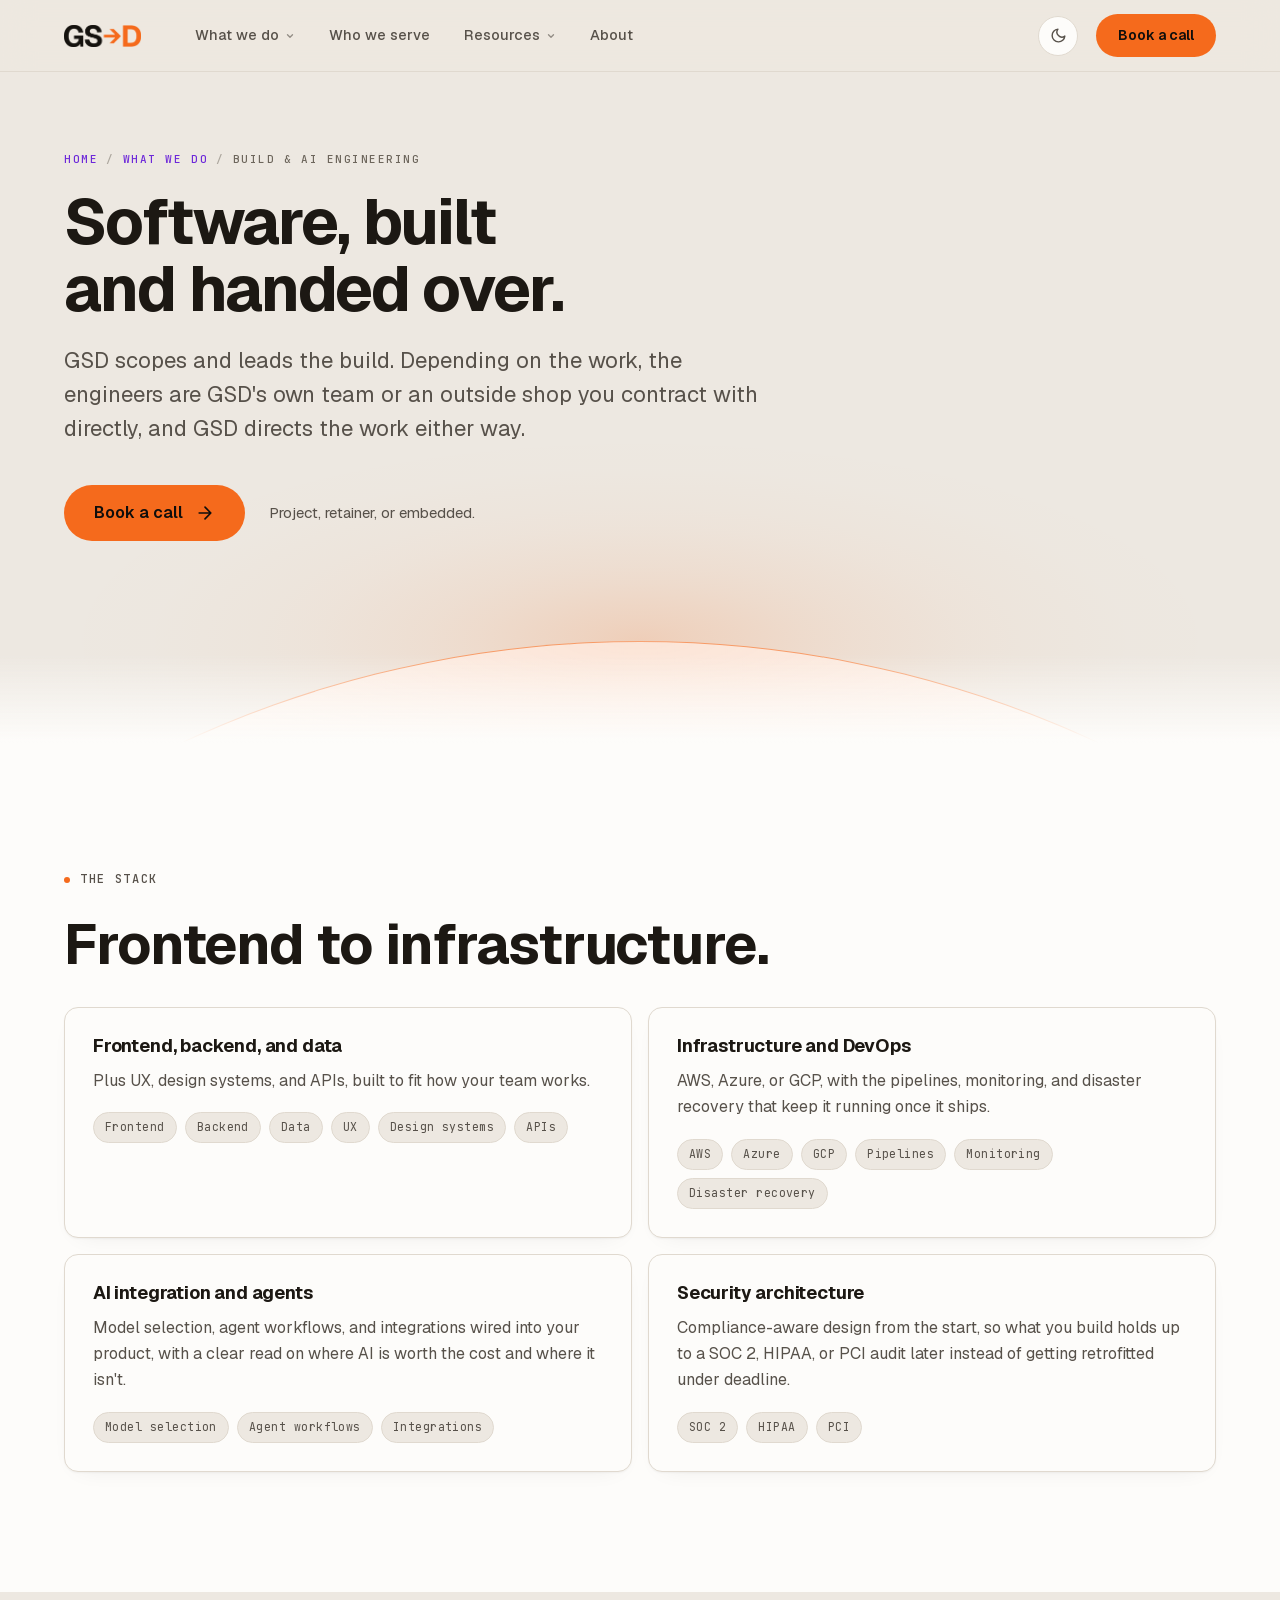
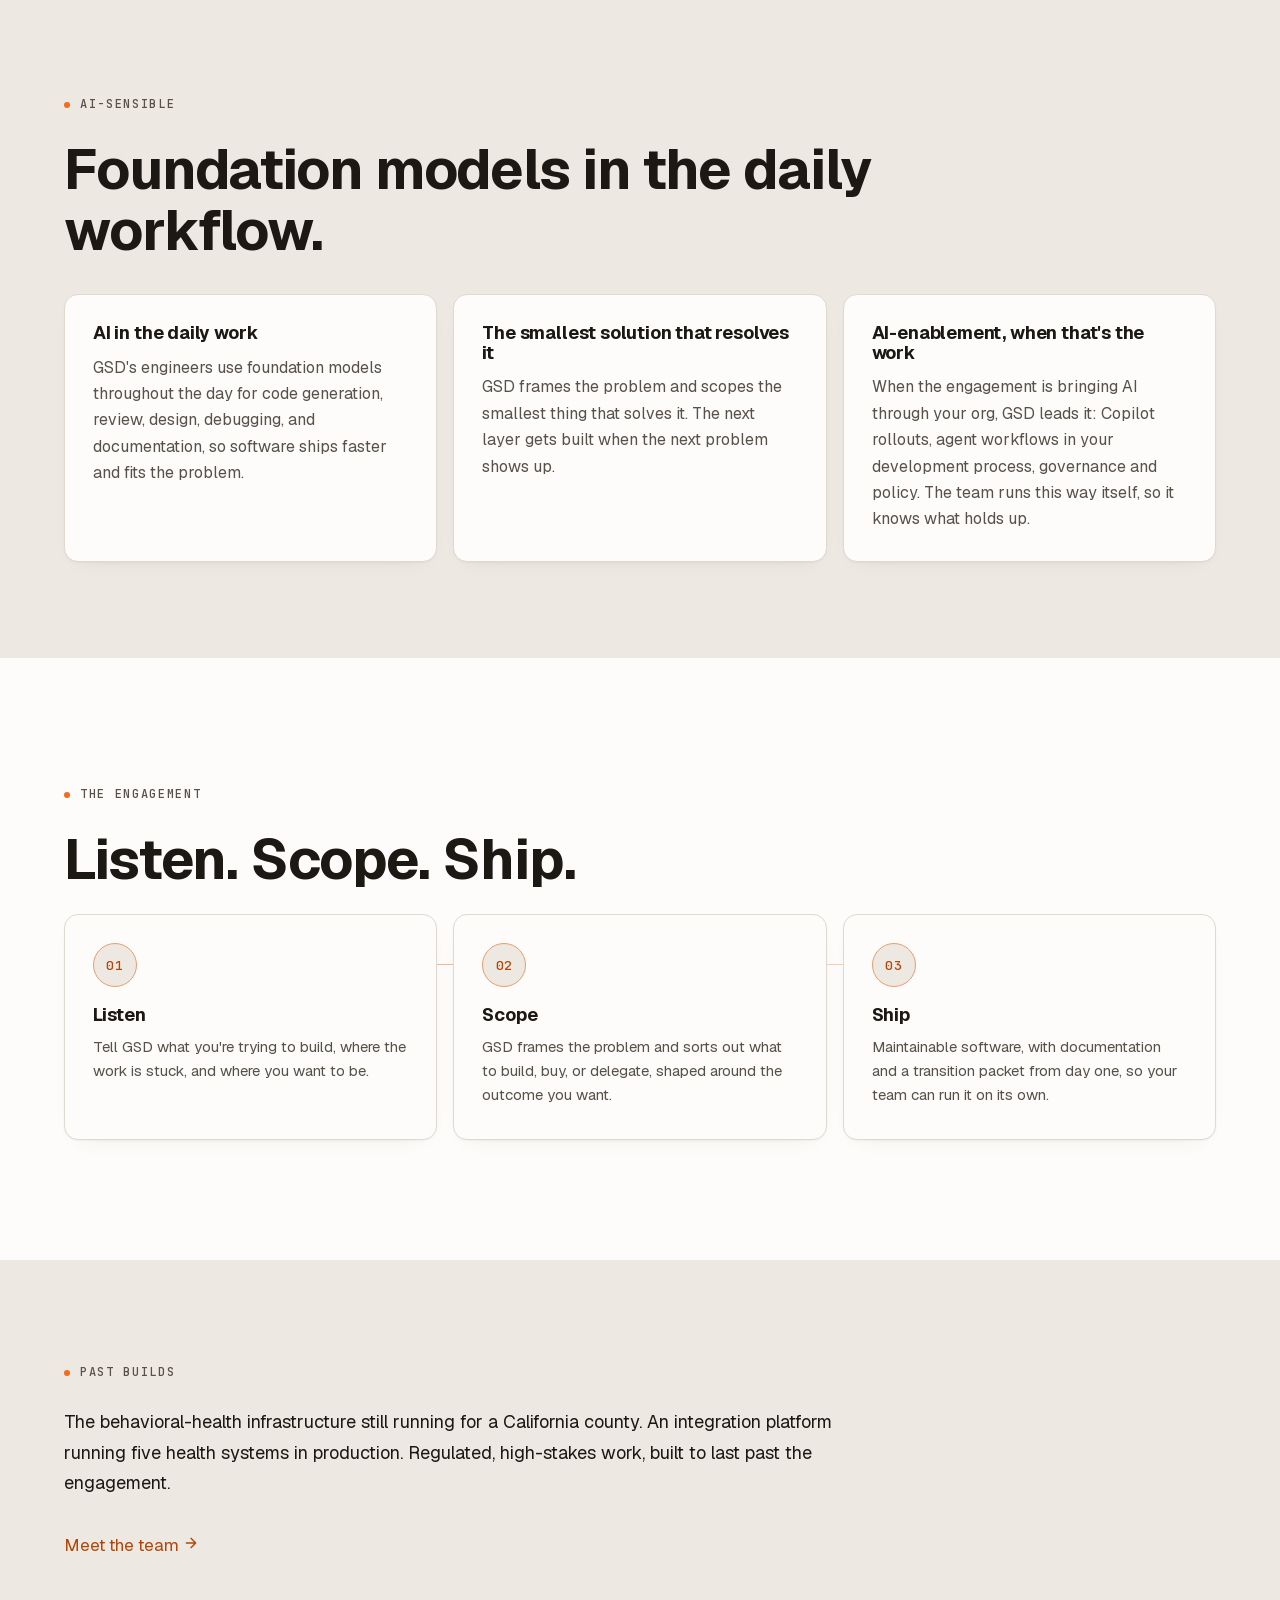
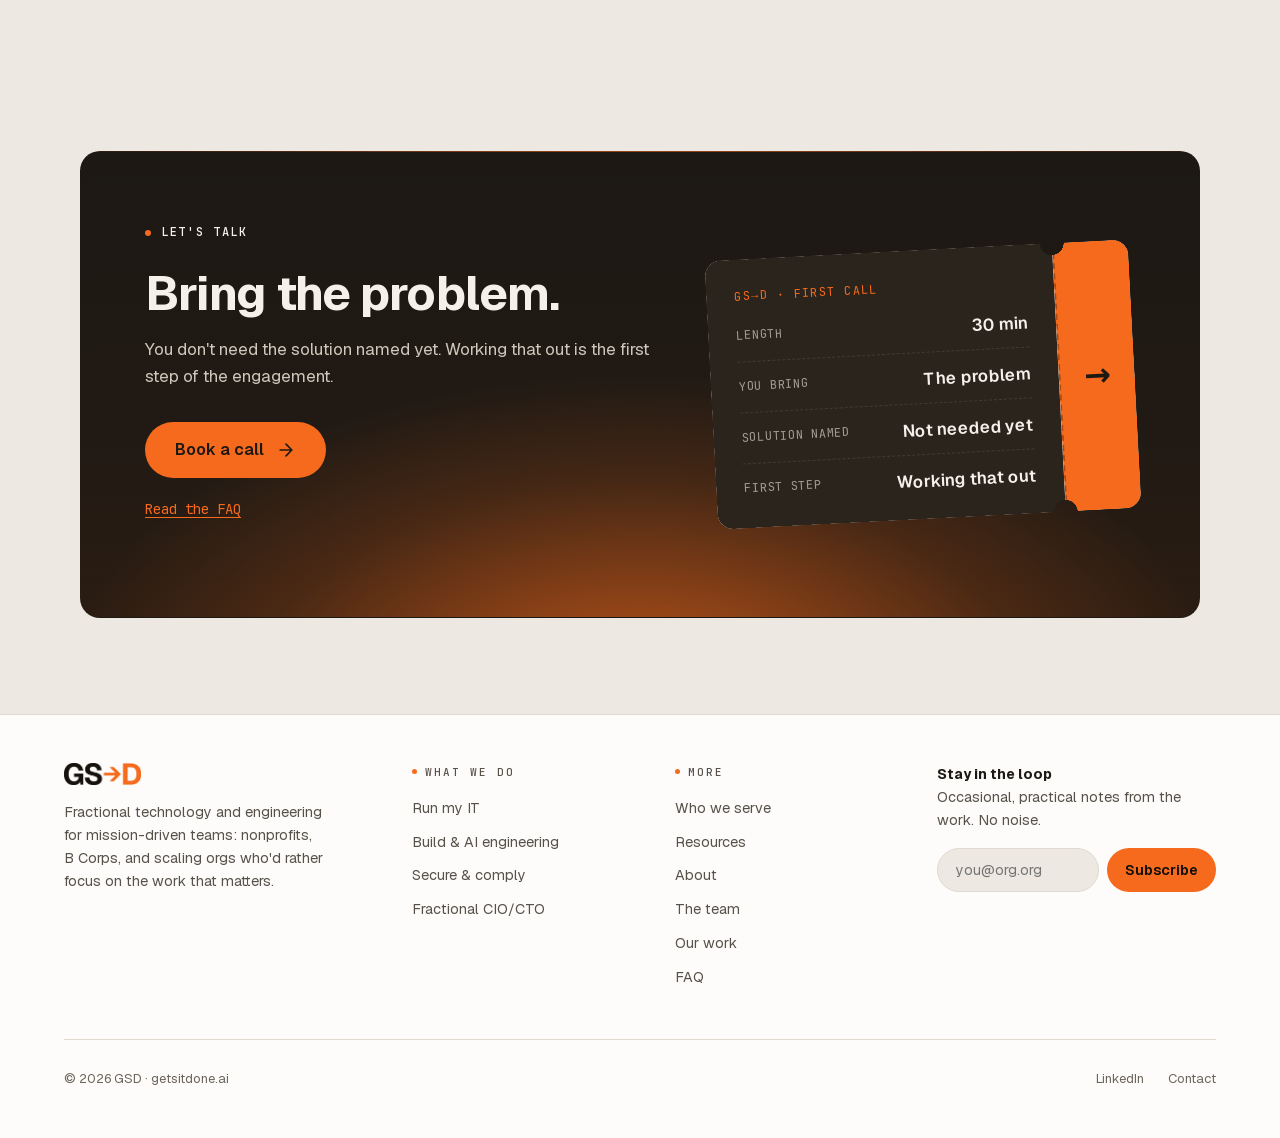
<file: GSD-SHARE-PREVIEW/build.html>
<!DOCTYPE html><html lang="en"><head><meta name="robots" content="noindex, nofollow"><meta charset="UTF-8"><meta name="viewport" content="width=device-width, initial-scale=1.0"><title>Build &amp; AI engineering | GSD</title><meta name="description" content="Full-stack software, built and handed over. AI-sensible by default. Frontend, backend, data, infrastructure, and AI integration for mission-driven and scaling teams."><meta property="og:type" content="website"><meta property="og:title" content="Build &amp; AI engineering | GSD"><meta property="og:description" content="Full-stack software, built and handed over. AI-sensible by default. Frontend, backend, data, infrastructure, and AI integration for mission-driven and scaling teams."><meta property="og:url" content="https://getsitdone.ai/build.html"><meta property="og:image" content="https://getsitdone.ai/og-image.png"><meta property="og:image:width" content="1200"><meta property="og:image:height" content="630"><meta property="og:site_name" content="GSD"><meta name="twitter:card" content="summary_large_image"><meta name="twitter:title" content="Build &amp; AI engineering | GSD"><meta name="twitter:description" content="Full-stack software, built and handed over. AI-sensible by default. Frontend, backend, data, infrastructure, and AI integration for mission-driven and scaling teams."><meta name="twitter:image" content="https://getsitdone.ai/og-image.png"><link rel="canonical" href="https://getsitdone.ai/build.html"><link rel="icon" type="image/svg+xml" href="favicon.svg"><link rel="preload" href="fonts/geist.woff2" as="font" type="font/woff2" crossorigin><link rel="preload" href="fonts/jetbrains-mono.woff2" as="font" type="font/woff2" crossorigin><!-- No-FOUC: set theme before first paint. Default follows the OS (prefers-color-scheme);
       an explicit toggle choice in localStorage overrides it. --><script>try{var t=localStorage.getItem('gsd-theme');if(!t)t=matchMedia('(prefers-color-scheme: dark)').matches?'dark':'light';document.documentElement.setAttribute('data-theme',t)}catch(e){document.documentElement.setAttribute('data-theme','dark')}</script><script type="application/ld+json">{"@context":"https://schema.org","@graph":[{"@type":"Organization","@id":"https://getsitdone.ai/#organization","name":"GSD","alternateName":"Get Stuff Done","url":"https://getsitdone.ai","image":"https://getsitdone.ai/og-image.png","description":"Fractional technology and engineering for mission-driven teams: nonprofits, B Corps, and scaling orgs. Strategy, software build, security, and day-to-day operations.","disambiguatingDescription":"An AI-sensible engineering team and IT shop. Software across the stack, AI integration, security, and day-to-day operations.","sameAs":["https://www.linkedin.com/company/getsitdone/"],"founder":{"@id":"https://getsitdone.ai/#shiraz"},"contactPoint":{"@type":"ContactPoint","email":"hello@getsitdone.ai","contactType":"sales","availableLanguage":"English"},"areaServed":"United States","knowsAbout":["Managed IT services","Software engineering","AI engineering","Fractional CIO/CTO","Security and compliance"]},{"@type":"WebSite","@id":"https://getsitdone.ai/#website","url":"https://getsitdone.ai","name":"GSD","publisher":{"@id":"https://getsitdone.ai/#organization"},"inLanguage":"en-US"},{"@type":"Person","@id":"https://getsitdone.ai/#shiraz","name":"Shiraz Karmaz","jobTitle":"Co-founder, Fractional CIO/CTO","worksFor":{"@id":"https://getsitdone.ai/#organization"},"sameAs":["https://www.linkedin.com/in/shirazkarmaz/"],"knowsAbout":["Fractional CIO/CTO","SOC 2 Type I and Type II","HIPAA compliance","PCI readiness","Engineering leadership","Healthcare technology"]},{"@type":"BreadcrumbList","itemListElement":[{"@type":"ListItem","position":1,"name":"Home","item":"https://getsitdone.ai/"},{"@type":"ListItem","position":2,"name":"What we do","item":"https://getsitdone.ai/what-we-do"},{"@type":"ListItem","position":3,"name":"Build & AI engineering"}]},{"@type":"Service","@id":"https://getsitdone.ai/build#service","name":"Software and AI engineering","serviceType":["Custom software development","Full-stack engineering","AI integration","AI enablement"],"description":"Full-stack software, built and handed over, AI-sensible by default. Frontend, backend, and data; infrastructure and DevOps; AI integration and agents; security architecture.","provider":{"@id":"https://getsitdone.ai/#organization"},"areaServed":"United States","audience":{"@type":"Audience","audienceType":"Nonprofits, B Corps, and mission-driven organizations"}}]}</script><link rel="stylesheet" href="assets/Base.rJeSJEMk.css"></head><body><a href="#main" class="skip-link">Skip to content</a><nav class="nav"><div class="container nav-inner"><div class="nav-left"><a class="nav-logo" href="index.html" aria-label="GSD home"><span class="gsd-wordmark gsd-logo"><img class="gsd-logo-light" src="brand/gsd-logo-light.png" width="317" height="91" alt="GSD"><img class="gsd-logo-dark" src="brand/gsd-logo-dark.png" width="319" height="93" alt="GSD"></span></a><div class="nav-menu"><div class="nav-item"><a class="nav-trigger" href="what-we-do.html">What we do<svg class="caret" viewBox="0 0 12 12" fill="none" stroke="currentColor" stroke-width="1.6" stroke-linecap="round" stroke-linejoin="round" aria-hidden="true"><path d="M3 4.5L6 7.5L9 4.5"></path></svg></a><div class="nav-dropdown" role="menu"><a class="nav-dd-item" role="menuitem" href="run-it.html"><span class="nav-dd-body"><span class="nav-dd-label">Run my IT</span><span class="nav-dd-desc">Managed IT and day-to-day operations</span></span></a><a class="nav-dd-item" role="menuitem" href="build.html"><span class="nav-dd-body"><span class="nav-dd-label">Build &amp; AI engineering</span><span class="nav-dd-desc">Software built and shipped, AI-sensible</span></span></a><a class="nav-dd-item" role="menuitem" href="secure-comply.html"><span class="nav-dd-body"><span class="nav-dd-label">Secure &amp; comply</span><span class="nav-dd-desc">Security posture and readiness</span></span></a><a class="nav-dd-item" role="menuitem" href="fractional.html"><span class="nav-dd-body"><span class="nav-dd-label">Fractional CIO/CTO</span><span class="nav-dd-desc">Direction and the hard calls, from Shiraz</span></span></a></div></div><div class="nav-item"><a class="nav-trigger" href="who-we-serve.html">Who we serve</a></div><div class="nav-item"><a class="nav-trigger" href="resources.html">Resources<svg class="caret" viewBox="0 0 12 12" fill="none" stroke="currentColor" stroke-width="1.6" stroke-linecap="round" stroke-linejoin="round" aria-hidden="true"><path d="M3 4.5L6 7.5L9 4.5"></path></svg></a><div class="nav-dropdown" role="menu"><a class="nav-dd-item" role="menuitem" href="resources.html#where-you-stand"><span class="nav-dd-body"><span class="nav-dd-label">Where do you stand?</span><span class="nav-dd-desc">A short read on your current setup</span></span></a><a class="nav-dd-item" role="menuitem" href="our-work.html"><span class="nav-dd-body"><span class="nav-dd-label">Our work</span><span class="nav-dd-desc">Testimonials and case studies</span></span></a></div></div><div class="nav-item"><a class="nav-trigger" href="about.html">About</a></div></div></div><div class="nav-right"><button class="theme-toggle" type="button" aria-label="Switch to dark mode" title="Switch to dark mode"><svg class="icon-sun" viewBox="0 0 24 24" fill="none" stroke="currentColor" stroke-width="2" stroke-linecap="round" stroke-linejoin="round" aria-hidden="true"><circle cx="12" cy="12" r="4"></circle><path d="M12 2v2M12 20v2M4.93 4.93l1.41 1.41M17.66 17.66l1.41 1.41M2 12h2M20 12h2M4.93 19.07l1.41-1.41M17.66 6.34l1.41-1.41"></path></svg><svg class="icon-moon" viewBox="0 0 24 24" fill="none" stroke="currentColor" stroke-width="2" stroke-linecap="round" stroke-linejoin="round" aria-hidden="true" style="display:none"><path d="M21 12.79A9 9 0 1 1 11.21 3 7 7 0 0 0 21 12.79z"></path></svg></button><a class="nav-cta" href="contact.html">Book a call</a><button class="nav-mobile-toggle" type="button" aria-expanded="false" aria-controls="nav-mobile-panel">Menu</button></div></div><div class="nav-mobile-panel closed" id="nav-mobile-panel"><div class="container"><div class="nm-group"><a class="nm-head" href="what-we-do.html">What we do</a><a class="nm-link" href="run-it.html">Run my IT</a><a class="nm-link" href="build.html">Build &amp; AI engineering</a><a class="nm-link" href="secure-comply.html">Secure &amp; comply</a><a class="nm-link" href="fractional.html">Fractional CIO/CTO</a></div><div class="nm-group"><a class="nm-link" href="who-we-serve.html">Who we serve</a></div><div class="nm-group"><a class="nm-head" href="resources.html">Resources</a><a class="nm-link" href="resources.html#where-you-stand">Where do you stand?</a><a class="nm-link" href="our-work.html">Our work</a></div><div class="nm-group"><a class="nm-link" href="about.html">About</a></div></div></div></nav><div id="main"><section class="page-hero"><div class="container"><div class="breadcrumb"><a href="index.html">Home</a><span class="sep">/</span><a href="what-we-do.html">What we do</a><span class="sep">/</span><span>Build &amp; AI engineering</span></div><h1>Software, built and handed over.</h1><p class="lead">GSD scopes and leads the build. Depending on the work, the engineers are GSD's own team or an outside shop you contract with directly, and GSD directs the work either way.</p><div class="cta-row"><a class="cta-button" href="contact.html">Book a call<svg width="20" height="20" viewBox="0 0 24 24" fill="none" stroke="currentColor" stroke-width="2" stroke-linecap="round" stroke-linejoin="round" aria-hidden="true"><path d="M5 12h14M12 5l7 7-7 7"></path></svg></a><span class="cta-secondary">Project, retainer, or embedded.</span></div></div><div class="hero-stage page-stage" aria-hidden="true"><div class="hero-arc"></div></div></section><section class="differentiators" style="background: var(--bg-elevated)"><div class="container"><span class="section-label">The stack</span><h2 class="section-title">Frontend to infrastructure.</h2><div class="why-grid" style="margin-top: 32px"><div class="why-item"><h3>Frontend, backend, and data</h3><p>Plus UX, design systems, and APIs, built to fit how your team works.</p><div class="snip snip-chips" aria-hidden="true"><span>Frontend</span><span>Backend</span><span>Data</span><span>UX</span><span>Design systems</span><span>APIs</span></div></div><div class="why-item"><h3>Infrastructure and DevOps</h3><p>AWS, Azure, or GCP, with the pipelines, monitoring, and disaster recovery that keep it running once it ships.</p><div class="snip snip-chips" aria-hidden="true"><span>AWS</span><span>Azure</span><span>GCP</span><span>Pipelines</span><span>Monitoring</span><span>Disaster recovery</span></div></div><div class="why-item"><h3>AI integration and agents</h3><p>Model selection, agent workflows, and integrations wired into your product, with a clear read on where AI is worth the cost and where it isn't.</p><div class="snip snip-chips" aria-hidden="true"><span>Model selection</span><span>Agent workflows</span><span>Integrations</span></div></div><div class="why-item"><h3>Security architecture</h3><p>Compliance-aware design from the start, so what you build holds up to a SOC 2, HIPAA, or PCI audit later instead of getting retrofitted under deadline.</p><div class="snip snip-chips" aria-hidden="true"><span>SOC 2</span><span>HIPAA</span><span>PCI</span></div></div></div></div></section><section class="prose-section" style="background: var(--bg)"><div class="container"><span class="section-label">AI-sensible</span><h2 class="section-title" style="max-width: 900px">Foundation models in the daily workflow.</h2><div class="why-grid" style="margin-top: 32px"><div class="why-item"><h3>AI in the daily work</h3><p>GSD's engineers use foundation models throughout the day for code generation, review, design, debugging, and documentation, so software ships faster and fits the problem.</p></div><div class="why-item"><h3>The smallest solution that resolves it</h3><p>GSD frames the problem and scopes the smallest thing that solves it. The next layer gets built when the next problem shows up.</p></div><div class="why-item"><h3>AI-enablement, when that's the work</h3><p>When the engagement is bringing AI through your org, GSD leads it: Copilot rollouts, agent workflows in your development process, governance and policy. The team runs this way itself, so it knows what holds up.</p></div></div></div></section><section class="how-it-works" style="background: var(--bg-elevated)"><div class="container"><span class="section-label">The engagement</span><h2 class="section-title">Listen. Scope. Ship.</h2><div class="engagement-cards"><div class="engagement-card"><div class="step-numeral">01</div><h3>Listen</h3><p>Tell GSD what you're trying to build, where the work is stuck, and where you want to be.</p></div><div class="engagement-card"><div class="step-numeral">02</div><h3>Scope</h3><p>GSD frames the problem and sorts out what to build, buy, or delegate, shaped around the outcome you want.</p></div><div class="engagement-card"><div class="step-numeral">03</div><h3>Ship</h3><p>Maintainable software, with documentation and a transition packet from day one, so your team can run it on its own.</p></div></div></div></section><section class="prose-section" style="background: var(--bg)"><div class="container"><span class="section-label">Past builds</span><p class="prose" style="font-size: 1.125rem; color: var(--text); max-width: 820px">The behavioral-health infrastructure still running for a California county. An integration platform running five health systems in production. Regulated, high-stakes work, built to last past the engagement.</p><div style="margin-top: 32px"><a class="service-cta" href="about.html#team">Meet the team <svg width="16" height="16" viewBox="0 0 24 24" fill="none" stroke="currentColor" stroke-width="2" stroke-linecap="round" stroke-linejoin="round" aria-hidden="true"><path d="M5 12h14M12 5l7 7-7 7"></path></svg></a></div></div></section><section class="cta-section cta-ticket"><div class="container"><div class="cta-ticket-copy"><span class="section-label">Let's talk</span><h2>Bring the problem.</h2><p>You don't need the solution named yet. Working that out is the first step of the engagement.</p><a class="cta-button" href="contact.html">Book a call<svg width="20" height="20" viewBox="0 0 24 24" fill="none" stroke="currentColor" stroke-width="2" stroke-linecap="round" stroke-linejoin="round" aria-hidden="true"><path d="M5 12h14M12 5l7 7-7 7"></path></svg></a><p class="cta-email"><a href="faq.html">Read the FAQ</a></p></div><div class="ticket" aria-hidden="true"><div class="ticket-main"><span class="ticket-kicker">GS→D · First call</span><div class="ticket-row"><span class="ticket-key">Length</span><span class="ticket-val">30 min</span></div><div class="ticket-row"><span class="ticket-key">You bring</span><span class="ticket-val">The problem</span></div><div class="ticket-row"><span class="ticket-key">Solution named</span><span class="ticket-val">Not needed yet</span></div><div class="ticket-row"><span class="ticket-key">First step</span><span class="ticket-val">Working that out</span></div></div><div class="ticket-stub"><span class="ticket-arrow">→</span></div></div></div></section></div><footer><div class="container"><div class="footer-grid"><div class="footer-brand"><a class="footer-logo" href="index.html" aria-label="GSD home"><span class="gsd-wordmark gsd-logo"><img class="gsd-logo-light" src="brand/gsd-logo-light.png" width="317" height="91" alt="GSD"><img class="gsd-logo-dark" src="brand/gsd-logo-dark.png" width="319" height="93" alt="GSD"></span></a><p>Fractional technology and engineering for mission-driven teams: nonprofits, B Corps, and scaling orgs who'd rather focus on the work that matters.</p></div><div class="footer-col"><h5>What we do</h5><a href="run-it.html">Run my IT</a><a href="build.html">Build &amp; AI engineering</a><a href="secure-comply.html">Secure &amp; comply</a><a href="fractional.html">Fractional CIO/CTO</a></div><div class="footer-col"><h5>More</h5><a href="who-we-serve.html">Who we serve</a><a href="resources.html">Resources</a><a href="about.html">About</a><a href="about.html#team">The team</a><a href="our-work.html">Our work</a><a href="faq.html">FAQ</a></div><div class="footer-news"><h5>Stay in the loop</h5><p>Occasional, practical notes from the work. No noise.</p><form class="news-form" id="newsletter-form" novalidate><input type="email" name="email" placeholder="you@org.org" aria-label="Email address" required autocomplete="email"><!-- Honeypot: real users leave this blank; bots fill it. Hidden from view + a11y. --><input type="text" name="company" tabindex="-1" autocomplete="off" aria-hidden="true" style="position:absolute;left:-9999px;width:1px;height:1px;opacity:0"><button type="submit">Subscribe</button><div class="news-turnstile" id="newsletter-turnstile"></div></form><p class="news-status" id="newsletter-status" role="status" aria-live="polite" hidden></p></div></div><div class="footer-legal"><span class="copyright">© 2026 GSD · getsitdone.ai</span><div class="legal-links"><a href="https://linkedin.com/company/getsitdone" target="_blank" rel="noopener">LinkedIn</a><a href="contact.html">Contact</a></div></div></div></footer><script src="site.js" defer></script></body></html>
</file>
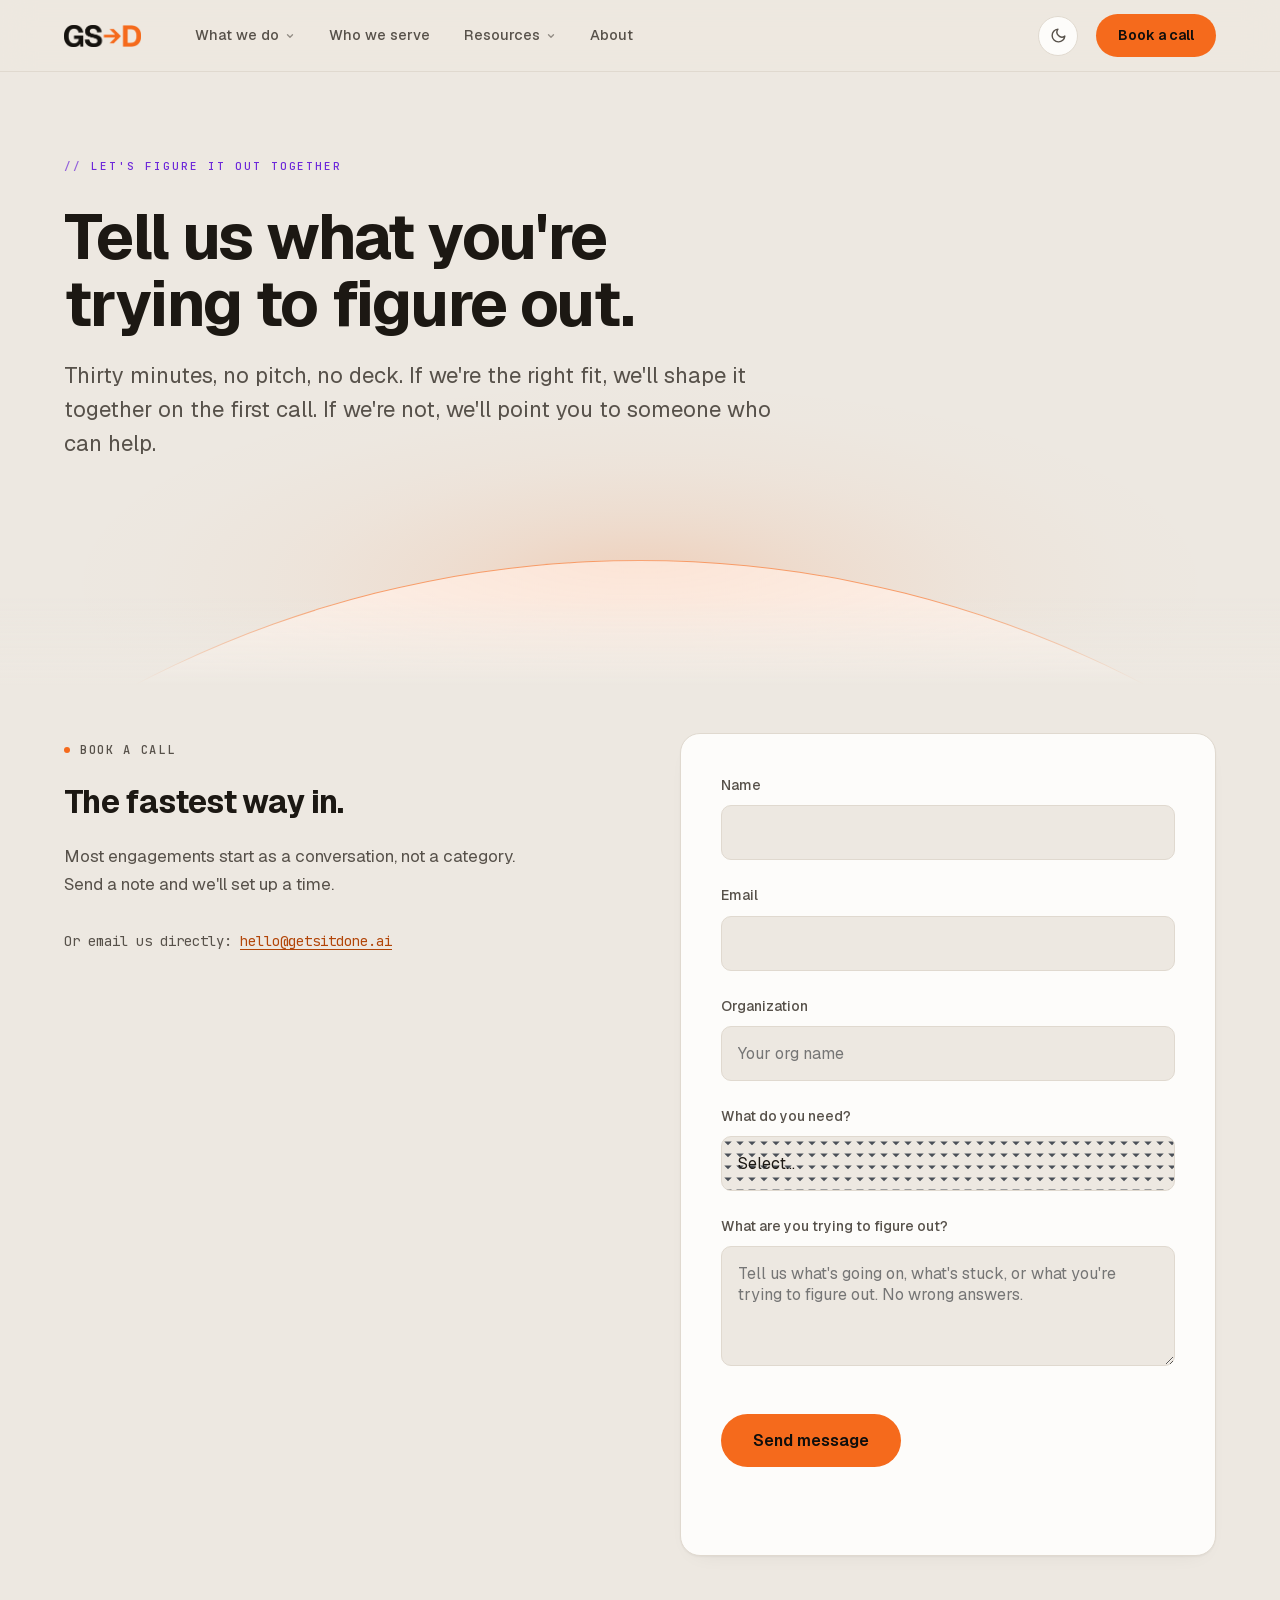
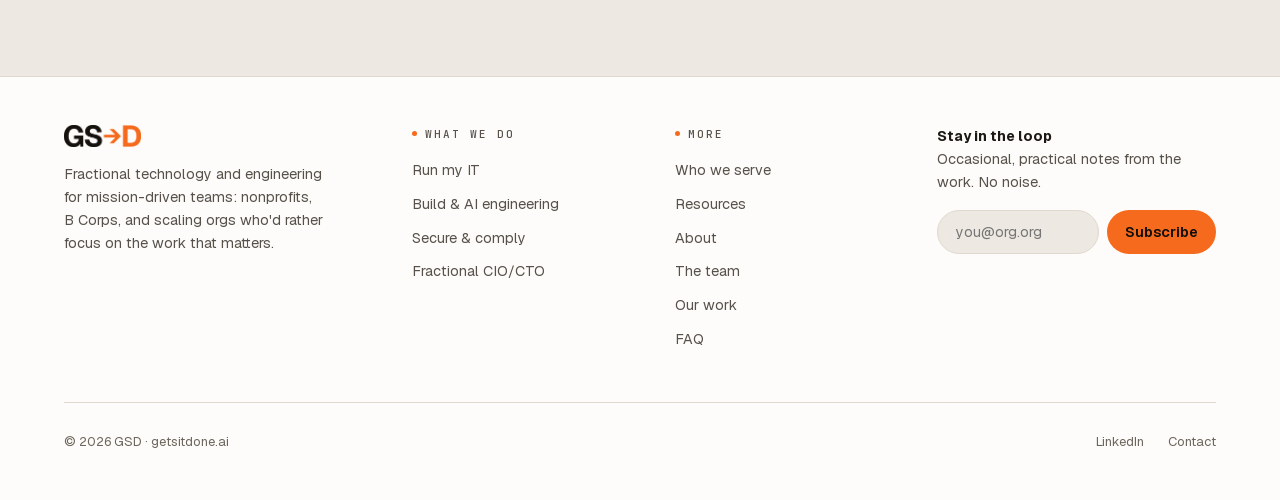
<file: GSD-SHARE-PREVIEW/contact.html>
<!DOCTYPE html><html lang="en"><head><meta name="robots" content="noindex, nofollow"><meta charset="UTF-8"><meta name="viewport" content="width=device-width, initial-scale=1.0"><title>Contact | GSD</title><meta name="description" content="Tell us what you're trying to figure out. Thirty minutes, no pitch, no deck. Book a call with GSD."><meta property="og:type" content="website"><meta property="og:title" content="Contact | GSD"><meta property="og:description" content="Tell us what you're trying to figure out. Thirty minutes, no pitch, no deck. Book a call with GSD."><meta property="og:url" content="https://getsitdone.ai/contact.html"><meta property="og:image" content="https://getsitdone.ai/og-image.png"><meta property="og:image:width" content="1200"><meta property="og:image:height" content="630"><meta property="og:site_name" content="GSD"><meta name="twitter:card" content="summary_large_image"><meta name="twitter:title" content="Contact | GSD"><meta name="twitter:description" content="Tell us what you're trying to figure out. Thirty minutes, no pitch, no deck. Book a call with GSD."><meta name="twitter:image" content="https://getsitdone.ai/og-image.png"><link rel="canonical" href="https://getsitdone.ai/contact.html"><link rel="icon" type="image/svg+xml" href="favicon.svg"><link rel="preload" href="fonts/geist.woff2" as="font" type="font/woff2" crossorigin><link rel="preload" href="fonts/jetbrains-mono.woff2" as="font" type="font/woff2" crossorigin><!-- No-FOUC: set theme before first paint. Default follows the OS (prefers-color-scheme);
       an explicit toggle choice in localStorage overrides it. --><script>try{var t=localStorage.getItem('gsd-theme');if(!t)t=matchMedia('(prefers-color-scheme: dark)').matches?'dark':'light';document.documentElement.setAttribute('data-theme',t)}catch(e){document.documentElement.setAttribute('data-theme','dark')}</script><script type="application/ld+json">{"@context":"https://schema.org","@graph":[{"@type":"Organization","@id":"https://getsitdone.ai/#organization","name":"GSD","alternateName":"Get Stuff Done","url":"https://getsitdone.ai","image":"https://getsitdone.ai/og-image.png","description":"Fractional technology and engineering for mission-driven teams: nonprofits, B Corps, and scaling orgs. Strategy, software build, security, and day-to-day operations.","disambiguatingDescription":"An AI-sensible engineering team and IT shop. Software across the stack, AI integration, security, and day-to-day operations.","sameAs":["https://www.linkedin.com/company/getsitdone/"],"founder":{"@id":"https://getsitdone.ai/#shiraz"},"contactPoint":{"@type":"ContactPoint","email":"hello@getsitdone.ai","contactType":"sales","availableLanguage":"English"},"areaServed":"United States","knowsAbout":["Managed IT services","Software engineering","AI engineering","Fractional CIO/CTO","Security and compliance"]},{"@type":"WebSite","@id":"https://getsitdone.ai/#website","url":"https://getsitdone.ai","name":"GSD","publisher":{"@id":"https://getsitdone.ai/#organization"},"inLanguage":"en-US"},{"@type":"Person","@id":"https://getsitdone.ai/#shiraz","name":"Shiraz Karmaz","jobTitle":"Co-founder, Fractional CIO/CTO","worksFor":{"@id":"https://getsitdone.ai/#organization"},"sameAs":["https://www.linkedin.com/in/shirazkarmaz/"],"knowsAbout":["Fractional CIO/CTO","SOC 2 Type I and Type II","HIPAA compliance","PCI readiness","Engineering leadership","Healthcare technology"]}]}</script><script src="https://challenges.cloudflare.com/turnstile/v0/api.js" async defer></script><link rel="stylesheet" href="assets/Base.rJeSJEMk.css"></head><body><a href="#main" class="skip-link">Skip to content</a><nav class="nav"><div class="container nav-inner"><div class="nav-left"><a class="nav-logo" href="index.html" aria-label="GSD home"><span class="gsd-wordmark gsd-logo"><img class="gsd-logo-light" src="brand/gsd-logo-light.png" width="317" height="91" alt="GSD"><img class="gsd-logo-dark" src="brand/gsd-logo-dark.png" width="319" height="93" alt="GSD"></span></a><div class="nav-menu"><div class="nav-item"><a class="nav-trigger" href="what-we-do.html">What we do<svg class="caret" viewBox="0 0 12 12" fill="none" stroke="currentColor" stroke-width="1.6" stroke-linecap="round" stroke-linejoin="round" aria-hidden="true"><path d="M3 4.5L6 7.5L9 4.5"></path></svg></a><div class="nav-dropdown" role="menu"><a class="nav-dd-item" role="menuitem" href="run-it.html"><span class="nav-dd-body"><span class="nav-dd-label">Run my IT</span><span class="nav-dd-desc">Managed IT and day-to-day operations</span></span></a><a class="nav-dd-item" role="menuitem" href="build.html"><span class="nav-dd-body"><span class="nav-dd-label">Build &amp; AI engineering</span><span class="nav-dd-desc">Software built and shipped, AI-sensible</span></span></a><a class="nav-dd-item" role="menuitem" href="secure-comply.html"><span class="nav-dd-body"><span class="nav-dd-label">Secure &amp; comply</span><span class="nav-dd-desc">Security posture and readiness</span></span></a><a class="nav-dd-item" role="menuitem" href="fractional.html"><span class="nav-dd-body"><span class="nav-dd-label">Fractional CIO/CTO</span><span class="nav-dd-desc">Direction and the hard calls, from Shiraz</span></span></a></div></div><div class="nav-item"><a class="nav-trigger" href="who-we-serve.html">Who we serve</a></div><div class="nav-item"><a class="nav-trigger" href="resources.html">Resources<svg class="caret" viewBox="0 0 12 12" fill="none" stroke="currentColor" stroke-width="1.6" stroke-linecap="round" stroke-linejoin="round" aria-hidden="true"><path d="M3 4.5L6 7.5L9 4.5"></path></svg></a><div class="nav-dropdown" role="menu"><a class="nav-dd-item" role="menuitem" href="resources.html#where-you-stand"><span class="nav-dd-body"><span class="nav-dd-label">Where do you stand?</span><span class="nav-dd-desc">A short read on your current setup</span></span></a><a class="nav-dd-item" role="menuitem" href="our-work.html"><span class="nav-dd-body"><span class="nav-dd-label">Our work</span><span class="nav-dd-desc">Testimonials and case studies</span></span></a></div></div><div class="nav-item"><a class="nav-trigger" href="about.html">About</a></div></div></div><div class="nav-right"><button class="theme-toggle" type="button" aria-label="Switch to dark mode" title="Switch to dark mode"><svg class="icon-sun" viewBox="0 0 24 24" fill="none" stroke="currentColor" stroke-width="2" stroke-linecap="round" stroke-linejoin="round" aria-hidden="true"><circle cx="12" cy="12" r="4"></circle><path d="M12 2v2M12 20v2M4.93 4.93l1.41 1.41M17.66 17.66l1.41 1.41M2 12h2M20 12h2M4.93 19.07l1.41-1.41M17.66 6.34l1.41-1.41"></path></svg><svg class="icon-moon" viewBox="0 0 24 24" fill="none" stroke="currentColor" stroke-width="2" stroke-linecap="round" stroke-linejoin="round" aria-hidden="true" style="display:none"><path d="M21 12.79A9 9 0 1 1 11.21 3 7 7 0 0 0 21 12.79z"></path></svg></button><a class="nav-cta" href="contact.html">Book a call</a><button class="nav-mobile-toggle" type="button" aria-expanded="false" aria-controls="nav-mobile-panel">Menu</button></div></div><div class="nav-mobile-panel closed" id="nav-mobile-panel"><div class="container"><div class="nm-group"><a class="nm-head" href="what-we-do.html">What we do</a><a class="nm-link" href="run-it.html">Run my IT</a><a class="nm-link" href="build.html">Build &amp; AI engineering</a><a class="nm-link" href="secure-comply.html">Secure &amp; comply</a><a class="nm-link" href="fractional.html">Fractional CIO/CTO</a></div><div class="nm-group"><a class="nm-link" href="who-we-serve.html">Who we serve</a></div><div class="nm-group"><a class="nm-head" href="resources.html">Resources</a><a class="nm-link" href="resources.html#where-you-stand">Where do you stand?</a><a class="nm-link" href="our-work.html">Our work</a></div><div class="nm-group"><a class="nm-link" href="about.html">About</a></div></div></div></nav><div id="main"><section class="page-hero" style="border-bottom: none; padding-bottom: 24px"><div class="container"><span class="gsd-eyebrow">Let's figure it out together</span><h1>Tell us what you're trying to figure out.</h1><p class="lead">Thirty minutes, no pitch, no deck. If we're the right fit, we'll shape it together on the first call. If we're not, we'll point you to someone who can help.</p></div><div class="hero-stage page-stage" aria-hidden="true"><div class="hero-arc"></div></div></section><section class="contact" style="background: var(--bg); padding-top: 48px"><div class="container"><div class="contact-grid"><div class="contact-text"><span class="section-label">Book a call</span><h2 class="section-title" style="font-size: clamp(1.5rem, 3vw, 2rem)">The fastest way in.</h2><p>Most engagements start as a conversation, not a category. Send a note and we'll set up a time.</p><p style="font-family: var(--font-mono); font-size: 0.875rem; color: var(--text-muted)">Or email us directly: <a href="mailto:hello@getsitdone.ai" style="color: var(--orange-text); text-decoration: underline; text-underline-offset: 3px">hello@getsitdone.ai</a></p></div><form class="contact-form" id="contact-form"><div class="form-group"><label for="name">Name</label><input type="text" id="name" name="name" autocomplete="name" required></div><div class="form-group"><label for="email">Email</label><input type="email" id="email" name="email" autocomplete="email" required></div><div class="form-group"><label for="org">Organization</label><input type="text" id="org" name="org" placeholder="Your org name"></div><div class="form-group"><label for="need">What do you need?</label><select id="need" name="need"><option value="">Select...</option><option value="run-it">Run my IT (day-to-day)</option><option value="secure">Secure &amp; comply</option><option value="fractional">Fractional CIO/CTO</option><option value="not-sure">Not sure yet</option></select></div><div class="form-group"><label for="message">What are you trying to figure out?</label><textarea id="message" name="message" placeholder="Tell us what's going on, what's stuck, or what you're trying to figure out. No wrong answers." required></textarea></div><div class="cf-turnstile" data-sitekey="0x4AAAAAACRJ5LTwjM4wvxwQ" data-theme="light"></div><button type="submit" class="submit-button" id="submit-btn">Send message</button><div id="form-message" class="form-message"></div></form></div></div></section></div><footer><div class="container"><div class="footer-grid"><div class="footer-brand"><a class="footer-logo" href="index.html" aria-label="GSD home"><span class="gsd-wordmark gsd-logo"><img class="gsd-logo-light" src="brand/gsd-logo-light.png" width="317" height="91" alt="GSD"><img class="gsd-logo-dark" src="brand/gsd-logo-dark.png" width="319" height="93" alt="GSD"></span></a><p>Fractional technology and engineering for mission-driven teams: nonprofits, B Corps, and scaling orgs who'd rather focus on the work that matters.</p></div><div class="footer-col"><h5>What we do</h5><a href="run-it.html">Run my IT</a><a href="build.html">Build &amp; AI engineering</a><a href="secure-comply.html">Secure &amp; comply</a><a href="fractional.html">Fractional CIO/CTO</a></div><div class="footer-col"><h5>More</h5><a href="who-we-serve.html">Who we serve</a><a href="resources.html">Resources</a><a href="about.html">About</a><a href="about.html#team">The team</a><a href="our-work.html">Our work</a><a href="faq.html">FAQ</a></div><div class="footer-news"><h5>Stay in the loop</h5><p>Occasional, practical notes from the work. No noise.</p><form class="news-form" id="newsletter-form" novalidate><input type="email" name="email" placeholder="you@org.org" aria-label="Email address" required autocomplete="email"><!-- Honeypot: real users leave this blank; bots fill it. Hidden from view + a11y. --><input type="text" name="company" tabindex="-1" autocomplete="off" aria-hidden="true" style="position:absolute;left:-9999px;width:1px;height:1px;opacity:0"><button type="submit">Subscribe</button><div class="news-turnstile" id="newsletter-turnstile"></div></form><p class="news-status" id="newsletter-status" role="status" aria-live="polite" hidden></p></div></div><div class="footer-legal"><span class="copyright">© 2026 GSD · getsitdone.ai</span><div class="legal-links"><a href="https://linkedin.com/company/getsitdone" target="_blank" rel="noopener">LinkedIn</a><a href="contact.html">Contact</a></div></div></div></footer><script src="site.js" defer></script></body></html>
</file>
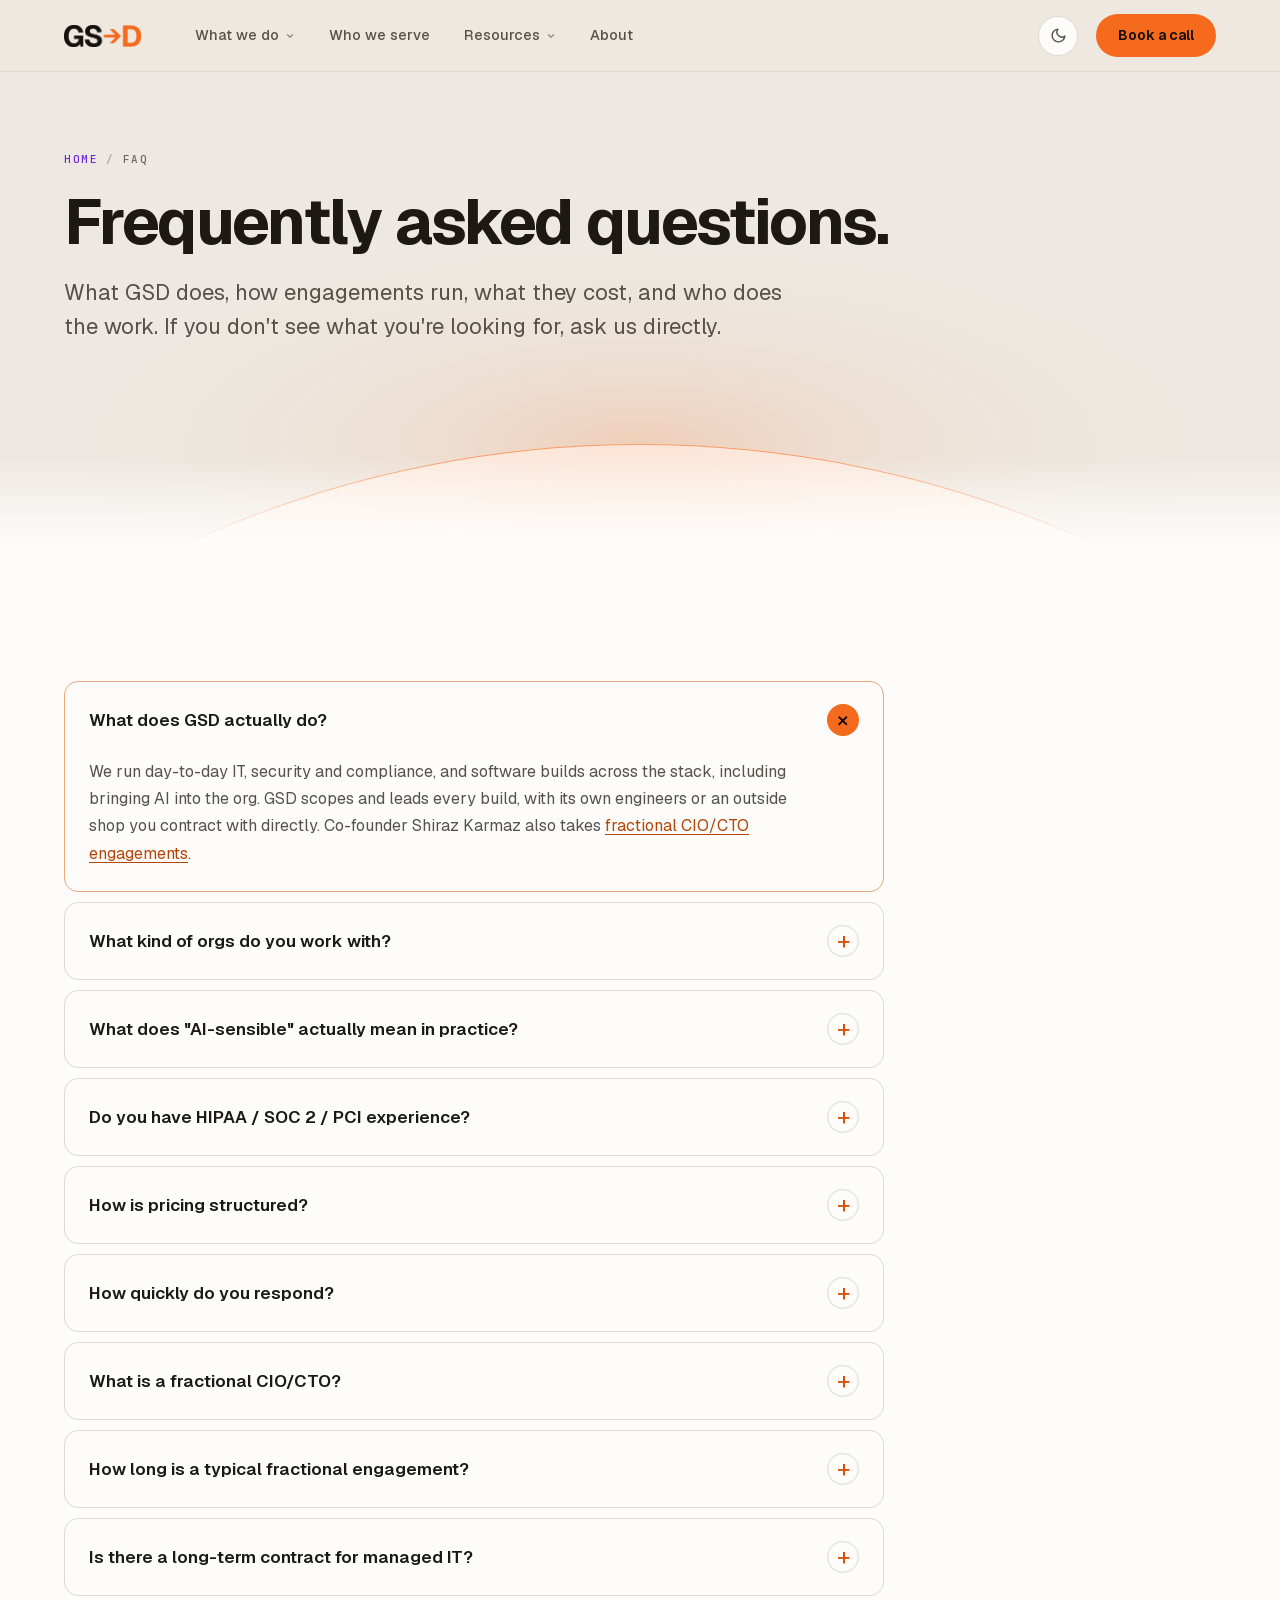
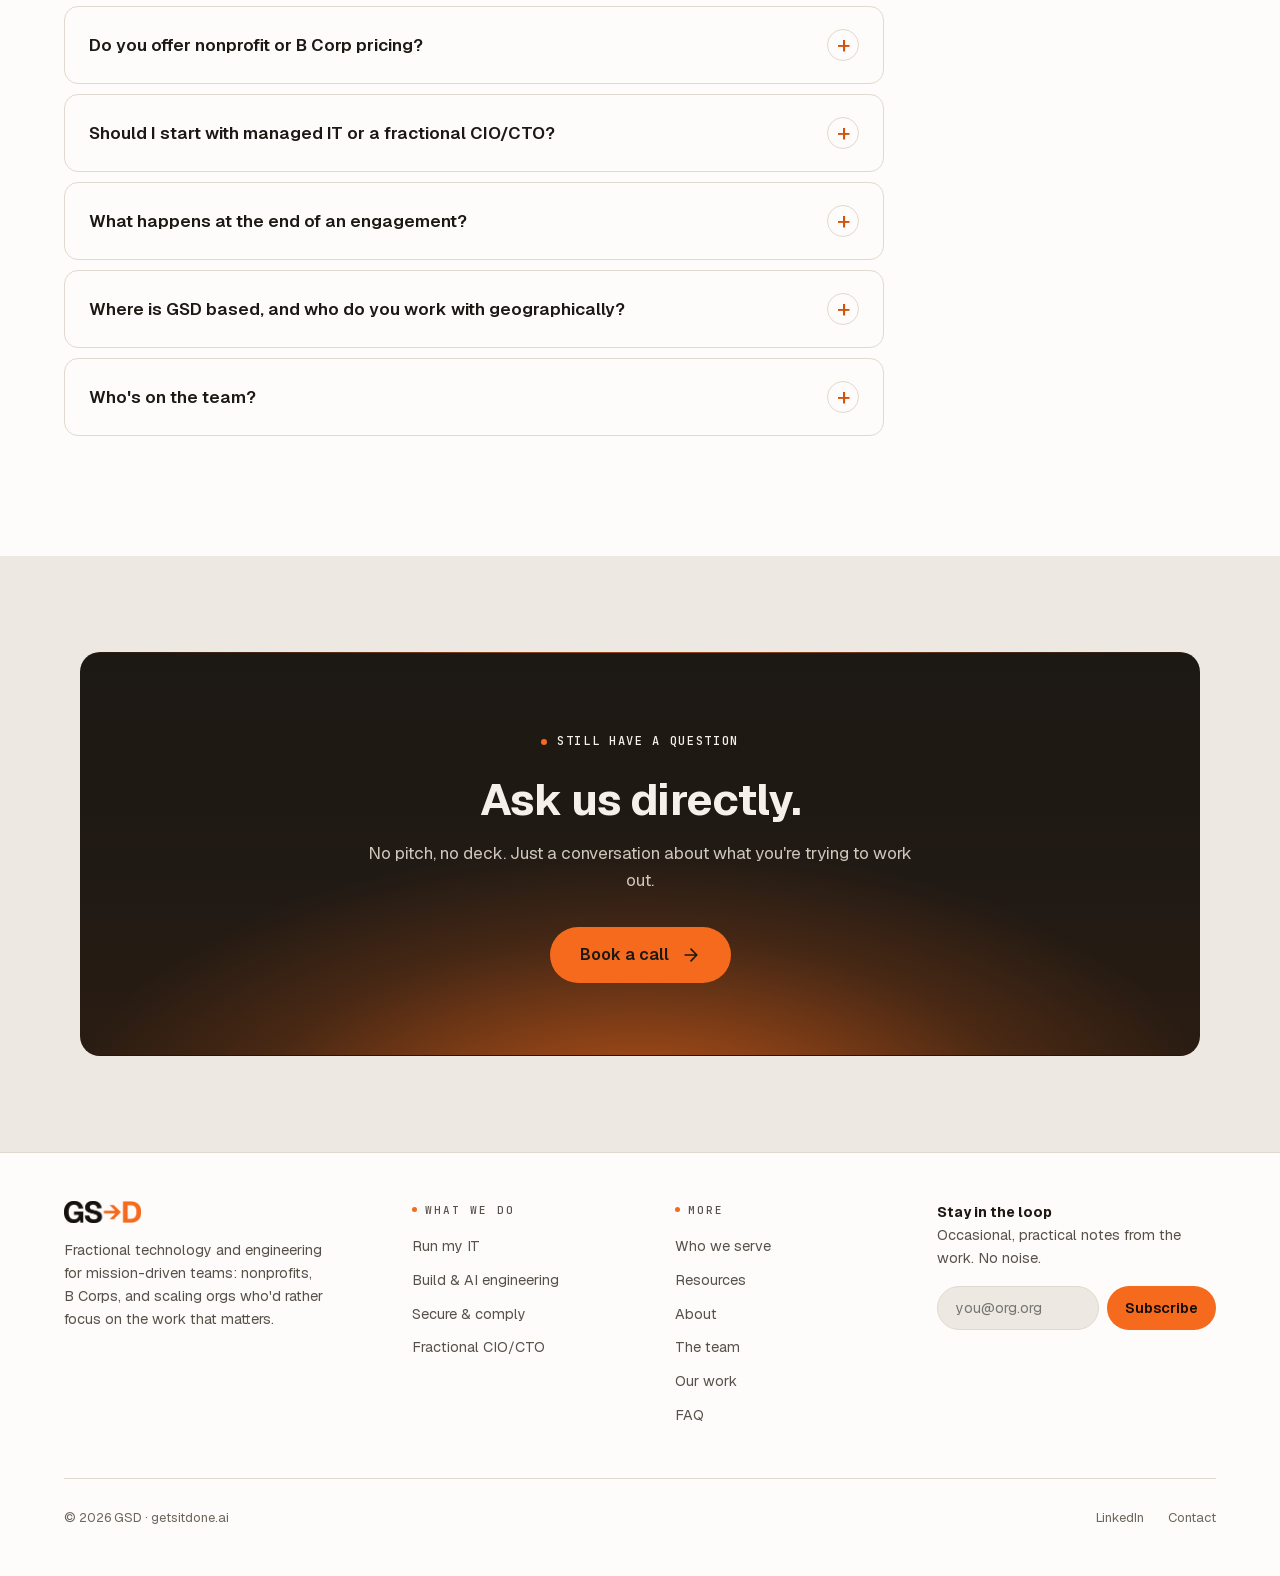
<file: GSD-SHARE-PREVIEW/faq.html>
<!DOCTYPE html><html lang="en"><head><meta name="robots" content="noindex, nofollow"><meta charset="UTF-8"><meta name="viewport" content="width=device-width, initial-scale=1.0"><title>Frequently asked questions | GSD</title><meta name="description" content="Common questions about GSD: what we do, how fractional CIO/CTO engagements run, managed IT terms, mission-aligned pricing for nonprofits and B Corps, and compliance experience."><meta property="og:type" content="website"><meta property="og:title" content="Frequently asked questions | GSD"><meta property="og:description" content="What we do, how engagements run, what things cost, and who does the work."><meta property="og:url" content="https://getsitdone.ai/faq.html"><meta property="og:image" content="https://getsitdone.ai/og-image.png"><meta property="og:image:width" content="1200"><meta property="og:image:height" content="630"><meta property="og:site_name" content="GSD"><meta name="twitter:card" content="summary_large_image"><meta name="twitter:title" content="Frequently asked questions | GSD"><meta name="twitter:description" content="What we do, how engagements run, what things cost, and who does the work."><meta name="twitter:image" content="https://getsitdone.ai/og-image.png"><link rel="canonical" href="https://getsitdone.ai/faq.html"><link rel="icon" type="image/svg+xml" href="favicon.svg"><link rel="preload" href="fonts/geist.woff2" as="font" type="font/woff2" crossorigin><link rel="preload" href="fonts/jetbrains-mono.woff2" as="font" type="font/woff2" crossorigin><!-- No-FOUC: set theme before first paint. Default follows the OS (prefers-color-scheme);
       an explicit toggle choice in localStorage overrides it. --><script>try{var t=localStorage.getItem('gsd-theme');if(!t)t=matchMedia('(prefers-color-scheme: dark)').matches?'dark':'light';document.documentElement.setAttribute('data-theme',t)}catch(e){document.documentElement.setAttribute('data-theme','dark')}</script><script type="application/ld+json">{"@context":"https://schema.org","@graph":[{"@type":"Organization","@id":"https://getsitdone.ai/#organization","name":"GSD","alternateName":"Get Stuff Done","url":"https://getsitdone.ai","image":"https://getsitdone.ai/og-image.png","description":"Fractional technology and engineering for mission-driven teams: nonprofits, B Corps, and scaling orgs. Strategy, software build, security, and day-to-day operations.","disambiguatingDescription":"An AI-sensible engineering team and IT shop. Software across the stack, AI integration, security, and day-to-day operations.","sameAs":["https://www.linkedin.com/company/getsitdone/"],"founder":{"@id":"https://getsitdone.ai/#shiraz"},"contactPoint":{"@type":"ContactPoint","email":"hello@getsitdone.ai","contactType":"sales","availableLanguage":"English"},"areaServed":"United States","knowsAbout":["Managed IT services","Software engineering","AI engineering","Fractional CIO/CTO","Security and compliance"]},{"@type":"WebSite","@id":"https://getsitdone.ai/#website","url":"https://getsitdone.ai","name":"GSD","publisher":{"@id":"https://getsitdone.ai/#organization"},"inLanguage":"en-US"},{"@type":"Person","@id":"https://getsitdone.ai/#shiraz","name":"Shiraz Karmaz","jobTitle":"Co-founder, Fractional CIO/CTO","worksFor":{"@id":"https://getsitdone.ai/#organization"},"sameAs":["https://www.linkedin.com/in/shirazkarmaz/"],"knowsAbout":["Fractional CIO/CTO","SOC 2 Type I and Type II","HIPAA compliance","PCI readiness","Engineering leadership","Healthcare technology"]},{"@type":"FAQPage","@id":"https://getsitdone.ai/faq#faq","mainEntity":[{"@type":"Question","name":"What does GSD actually do?","acceptedAnswer":{"@type":"Answer","text":"We run day-to-day IT, security and compliance, and software builds across the stack, including bringing AI into the org. GSD scopes and leads every build, with its own engineers or an outside shop you contract with directly. Co-founder Shiraz Karmaz also takes fractional CIO/CTO engagements."}},{"@type":"Question","name":"What kind of orgs do you work with?","acceptedAnswer":{"@type":"Answer","text":"Any org that needs engineering execution capacity. We have a strong nonprofit and B Corp practice, with mission-aligned pricing on every offering. The build, integrate, and secure work is sector-agnostic."}},{"@type":"Question","name":"What does \"AI-sensible\" actually mean in practice?","acceptedAnswer":{"@type":"Answer","text":"Foundation models are in the daily workflow of every GSD engineer: code generation, review, design, debugging, documentation, agent integrations. The output is software shaped to fit the problem and built to be maintained, with no separate AI line item."}},{"@type":"Question","name":"Do you have HIPAA / SOC 2 / PCI experience?","acceptedAnswer":{"@type":"Answer","text":"Yes. Shiraz has led SOC 2 Type I and Type II programs to passing audits multiple times, HIPAA-regulated platforms at Thrasys and UpHealth, and PCI readiness at Trove Recommerce. For senior compliance leadership, a fractional CIO/CTO engagement is the right entry point."}},{"@type":"Question","name":"How is pricing structured?","acceptedAnswer":{"@type":"Answer","text":"Every proposal is shaped to your situation: project, retainer, or a monthly operations rate. Mission-driven orgs get aligned pricing on every offering."}},{"@type":"Question","name":"How quickly do you respond?","acceptedAnswer":{"@type":"Answer","text":"Response times for active engagements are set in each agreement. For new conversations, within a day or so."}},{"@type":"Question","name":"What is a fractional CIO/CTO?","acceptedAnswer":{"@type":"Answer","text":"Senior technical leadership without a full-time hire. The title matters less than the way the work runs. One senior person is accountable for the engagement, and GSD scopes and leads any build behind it."}},{"@type":"Question","name":"How long is a typical fractional engagement?","acceptedAnswer":{"@type":"Answer","text":"Usually about six months, renewed as the work needs."}},{"@type":"Question","name":"Is there a long-term contract for managed IT?","acceptedAnswer":{"@type":"Answer","text":"No. Managed IT runs on a monthly rate sized to your team, with no long contracts. You're free to leave anytime."}},{"@type":"Question","name":"Do you offer nonprofit or B Corp pricing?","acceptedAnswer":{"@type":"Answer","text":"Yes, on every offering. Mission-driven orgs get aligned pricing, with the same senior people doing the work, shaped to a nonprofit budget."}},{"@type":"Question","name":"Should I start with managed IT or a fractional CIO/CTO?","acceptedAnswer":{"@type":"Answer","text":"Managed IT if you want the day to day handled: onboarding, support, security and access, and the software and vendors you pay for. A fractional CIO/CTO if you need someone senior to set direction and make the hard calls. Teams often need one, not both, and we'll say which."}},{"@type":"Question","name":"What happens at the end of an engagement?","acceptedAnswer":{"@type":"Answer","text":"We teach your team to carry the routine and write the exit into the engagement from day one. We'd rather earn the next call than keep you dependent."}},{"@type":"Question","name":"Where is GSD based, and who do you work with geographically?","acceptedAnswer":{"@type":"Answer","text":"GSD is based in the United States and works with organizations across the country. The work runs remotely."}},{"@type":"Question","name":"Who's on the team?","acceptedAnswer":{"@type":"Answer","text":"Shiraz Karmaz, Co-founder, Fractional CIO/CTO, and the senior technical judgment on every engagement. John Landers, Chief Enterprise Architect for healthcare systems integration, with 30+ years on enterprise healthcare integration. Chirag Patel, Head of Technical Delivery for infrastructure and security, covering Azure, IaC automation, and compliance."}}]},{"@type":"BreadcrumbList","itemListElement":[{"@type":"ListItem","position":1,"name":"Home","item":"https://getsitdone.ai/"},{"@type":"ListItem","position":2,"name":"FAQ"}]}]}</script><link rel="stylesheet" href="assets/Base.rJeSJEMk.css"></head><body><a href="#main" class="skip-link">Skip to content</a><nav class="nav"><div class="container nav-inner"><div class="nav-left"><a class="nav-logo" href="index.html" aria-label="GSD home"><span class="gsd-wordmark gsd-logo"><img class="gsd-logo-light" src="brand/gsd-logo-light.png" width="317" height="91" alt="GSD"><img class="gsd-logo-dark" src="brand/gsd-logo-dark.png" width="319" height="93" alt="GSD"></span></a><div class="nav-menu"><div class="nav-item"><a class="nav-trigger" href="what-we-do.html">What we do<svg class="caret" viewBox="0 0 12 12" fill="none" stroke="currentColor" stroke-width="1.6" stroke-linecap="round" stroke-linejoin="round" aria-hidden="true"><path d="M3 4.5L6 7.5L9 4.5"></path></svg></a><div class="nav-dropdown" role="menu"><a class="nav-dd-item" role="menuitem" href="run-it.html"><span class="nav-dd-body"><span class="nav-dd-label">Run my IT</span><span class="nav-dd-desc">Managed IT and day-to-day operations</span></span></a><a class="nav-dd-item" role="menuitem" href="build.html"><span class="nav-dd-body"><span class="nav-dd-label">Build &amp; AI engineering</span><span class="nav-dd-desc">Software built and shipped, AI-sensible</span></span></a><a class="nav-dd-item" role="menuitem" href="secure-comply.html"><span class="nav-dd-body"><span class="nav-dd-label">Secure &amp; comply</span><span class="nav-dd-desc">Security posture and readiness</span></span></a><a class="nav-dd-item" role="menuitem" href="fractional.html"><span class="nav-dd-body"><span class="nav-dd-label">Fractional CIO/CTO</span><span class="nav-dd-desc">Direction and the hard calls, from Shiraz</span></span></a></div></div><div class="nav-item"><a class="nav-trigger" href="who-we-serve.html">Who we serve</a></div><div class="nav-item"><a class="nav-trigger" href="resources.html">Resources<svg class="caret" viewBox="0 0 12 12" fill="none" stroke="currentColor" stroke-width="1.6" stroke-linecap="round" stroke-linejoin="round" aria-hidden="true"><path d="M3 4.5L6 7.5L9 4.5"></path></svg></a><div class="nav-dropdown" role="menu"><a class="nav-dd-item" role="menuitem" href="resources.html#where-you-stand"><span class="nav-dd-body"><span class="nav-dd-label">Where do you stand?</span><span class="nav-dd-desc">A short read on your current setup</span></span></a><a class="nav-dd-item" role="menuitem" href="our-work.html"><span class="nav-dd-body"><span class="nav-dd-label">Our work</span><span class="nav-dd-desc">Testimonials and case studies</span></span></a></div></div><div class="nav-item"><a class="nav-trigger" href="about.html">About</a></div></div></div><div class="nav-right"><button class="theme-toggle" type="button" aria-label="Switch to dark mode" title="Switch to dark mode"><svg class="icon-sun" viewBox="0 0 24 24" fill="none" stroke="currentColor" stroke-width="2" stroke-linecap="round" stroke-linejoin="round" aria-hidden="true"><circle cx="12" cy="12" r="4"></circle><path d="M12 2v2M12 20v2M4.93 4.93l1.41 1.41M17.66 17.66l1.41 1.41M2 12h2M20 12h2M4.93 19.07l1.41-1.41M17.66 6.34l1.41-1.41"></path></svg><svg class="icon-moon" viewBox="0 0 24 24" fill="none" stroke="currentColor" stroke-width="2" stroke-linecap="round" stroke-linejoin="round" aria-hidden="true" style="display:none"><path d="M21 12.79A9 9 0 1 1 11.21 3 7 7 0 0 0 21 12.79z"></path></svg></button><a class="nav-cta" href="contact.html">Book a call</a><button class="nav-mobile-toggle" type="button" aria-expanded="false" aria-controls="nav-mobile-panel">Menu</button></div></div><div class="nav-mobile-panel closed" id="nav-mobile-panel"><div class="container"><div class="nm-group"><a class="nm-head" href="what-we-do.html">What we do</a><a class="nm-link" href="run-it.html">Run my IT</a><a class="nm-link" href="build.html">Build &amp; AI engineering</a><a class="nm-link" href="secure-comply.html">Secure &amp; comply</a><a class="nm-link" href="fractional.html">Fractional CIO/CTO</a></div><div class="nm-group"><a class="nm-link" href="who-we-serve.html">Who we serve</a></div><div class="nm-group"><a class="nm-head" href="resources.html">Resources</a><a class="nm-link" href="resources.html#where-you-stand">Where do you stand?</a><a class="nm-link" href="our-work.html">Our work</a></div><div class="nm-group"><a class="nm-link" href="about.html">About</a></div></div></div></nav><div id="main"><section class="page-hero"><div class="container"><div class="breadcrumb"><a href="index.html">Home</a><span class="sep">/</span><span>FAQ</span></div><h1>Frequently asked questions.</h1><p class="lead">What GSD does, how engagements run, what they cost, and who does the work. If you don't see what you're looking for, ask us directly.</p></div><div class="hero-stage page-stage" aria-hidden="true"><div class="hero-arc"></div></div></section><section class="faq" style="background: var(--bg-elevated)"><div class="container"><div class="faq-list"><details class="faq-item" open id="what-gsd-does"><summary>What does GSD actually do?</summary><div class="faq-answer">We run day-to-day IT, security and compliance, and software builds across the stack, including bringing AI into the org. GSD scopes and leads every build, with its own engineers or an outside shop you contract with directly. Co-founder Shiraz Karmaz also takes <a href="fractional.html">fractional CIO/CTO engagements</a>.</div></details><details class="faq-item" id="what-orgs"><summary>What kind of orgs do you work with?</summary><div class="faq-answer">Any org that needs engineering execution capacity. We have a strong nonprofit and B Corp practice, with mission-aligned pricing on every offering. The build, integrate, and secure work is sector-agnostic.</div></details><details class="faq-item" id="ai-sensible"><summary>What does &quot;AI-sensible&quot; actually mean in practice?</summary><div class="faq-answer">Foundation models are in the daily workflow of every GSD engineer: code generation, review, design, debugging, documentation, agent integrations. The output is software shaped to fit the problem and built to be maintained, with no separate AI line item.</div></details><details class="faq-item" id="compliance"><summary>Do you have HIPAA / SOC 2 / PCI experience?</summary><div class="faq-answer">Yes. Shiraz has led SOC 2 Type I and Type II programs to passing audits multiple times, HIPAA-regulated platforms at Thrasys and UpHealth, and PCI readiness at Trove Recommerce. For senior compliance leadership, a <a href="fractional.html">fractional CIO/CTO engagement</a> is the right entry point.</div></details><details class="faq-item" id="pricing"><summary>How is pricing structured?</summary><div class="faq-answer">Every proposal is shaped to your situation: project, retainer, or a monthly operations rate. Mission-driven orgs get aligned pricing on every offering.</div></details><details class="faq-item" id="response-time"><summary>How quickly do you respond?</summary><div class="faq-answer">Response times for active engagements are set in each agreement. For new conversations, within a day or so.</div></details><details class="faq-item" id="what-is-fractional"><summary>What is a fractional CIO/CTO?</summary><div class="faq-answer">Senior technical leadership without a full-time hire. The title matters less than the way the work runs. One senior person is accountable for the engagement, and GSD scopes and leads any build behind it. More on the <a href="fractional.html">fractional CIO/CTO practice</a>.</div></details><details class="faq-item" id="engagement-length"><summary>How long is a typical fractional engagement?</summary><div class="faq-answer">Usually about six months, renewed as the work needs.</div></details><details class="faq-item" id="managed-it-contract"><summary>Is there a long-term contract for managed IT?</summary><div class="faq-answer">No. Managed IT runs on a monthly rate sized to your team, with no long contracts. You're free to leave anytime.</div></details><details class="faq-item" id="nonprofit-pricing"><summary>Do you offer nonprofit or B Corp pricing?</summary><div class="faq-answer">Yes, on every offering. Mission-driven orgs get aligned pricing, with the same senior people doing the work, shaped to a nonprofit budget. More on <a href="about.html#mission">why we choose this work</a>.</div></details><details class="faq-item" id="which-service"><summary>Should I start with managed IT or a fractional CIO/CTO?</summary><div class="faq-answer"><a href="run-it.html">Managed IT</a> if you want the day to day handled: onboarding, support, security and access, and the software and vendors you pay for. A <a href="fractional.html">fractional CIO/CTO</a> if you need someone senior to set direction and make the hard calls. Teams often need one, not both, and we'll say which.</div></details><details class="faq-item" id="exit"><summary>What happens at the end of an engagement?</summary><div class="faq-answer">We teach your team to carry the routine and write the exit into the engagement from day one. We'd rather earn the next call than keep you dependent.</div></details><details class="faq-item" id="where-based"><summary>Where is GSD based, and who do you work with geographically?</summary><div class="faq-answer">GSD is based in the United States and works with organizations across the country. The work runs remotely.</div></details><details class="faq-item" id="team"><summary>Who&#39;s on the team?</summary><div class="faq-answer">Shiraz Karmaz, Co-founder, Fractional CIO/CTO, and the senior technical judgment on every engagement. John Landers, Chief Enterprise Architect for healthcare systems integration, with 30+ years on enterprise healthcare integration. Chirag Patel, Head of Technical Delivery for infrastructure and security, covering Azure, IaC automation, and compliance. <a href="about.html#team">Meet the team</a>.</div></details></div></div></section><section class="cta-section" style="background: var(--bg)"><div class="container"><span class="section-label">Still have a question</span><h2>Ask us directly.</h2><p>No pitch, no deck. Just a conversation about what you're trying to work out.</p><a class="cta-button" href="contact.html">Book a call<svg width="20" height="20" viewBox="0 0 24 24" fill="none" stroke="currentColor" stroke-width="2" stroke-linecap="round" stroke-linejoin="round" aria-hidden="true"><path d="M5 12h14M12 5l7 7-7 7"></path></svg></a></div></section></div><footer><div class="container"><div class="footer-grid"><div class="footer-brand"><a class="footer-logo" href="index.html" aria-label="GSD home"><span class="gsd-wordmark gsd-logo"><img class="gsd-logo-light" src="brand/gsd-logo-light.png" width="317" height="91" alt="GSD"><img class="gsd-logo-dark" src="brand/gsd-logo-dark.png" width="319" height="93" alt="GSD"></span></a><p>Fractional technology and engineering for mission-driven teams: nonprofits, B Corps, and scaling orgs who'd rather focus on the work that matters.</p></div><div class="footer-col"><h5>What we do</h5><a href="run-it.html">Run my IT</a><a href="build.html">Build &amp; AI engineering</a><a href="secure-comply.html">Secure &amp; comply</a><a href="fractional.html">Fractional CIO/CTO</a></div><div class="footer-col"><h5>More</h5><a href="who-we-serve.html">Who we serve</a><a href="resources.html">Resources</a><a href="about.html">About</a><a href="about.html#team">The team</a><a href="our-work.html">Our work</a><a href="faq.html">FAQ</a></div><div class="footer-news"><h5>Stay in the loop</h5><p>Occasional, practical notes from the work. No noise.</p><form class="news-form" id="newsletter-form" novalidate><input type="email" name="email" placeholder="you@org.org" aria-label="Email address" required autocomplete="email"><!-- Honeypot: real users leave this blank; bots fill it. Hidden from view + a11y. --><input type="text" name="company" tabindex="-1" autocomplete="off" aria-hidden="true" style="position:absolute;left:-9999px;width:1px;height:1px;opacity:0"><button type="submit">Subscribe</button><div class="news-turnstile" id="newsletter-turnstile"></div></form><p class="news-status" id="newsletter-status" role="status" aria-live="polite" hidden></p></div></div><div class="footer-legal"><span class="copyright">© 2026 GSD · getsitdone.ai</span><div class="legal-links"><a href="https://linkedin.com/company/getsitdone" target="_blank" rel="noopener">LinkedIn</a><a href="contact.html">Contact</a></div></div></div></footer><script src="site.js" defer></script></body></html>
</file>
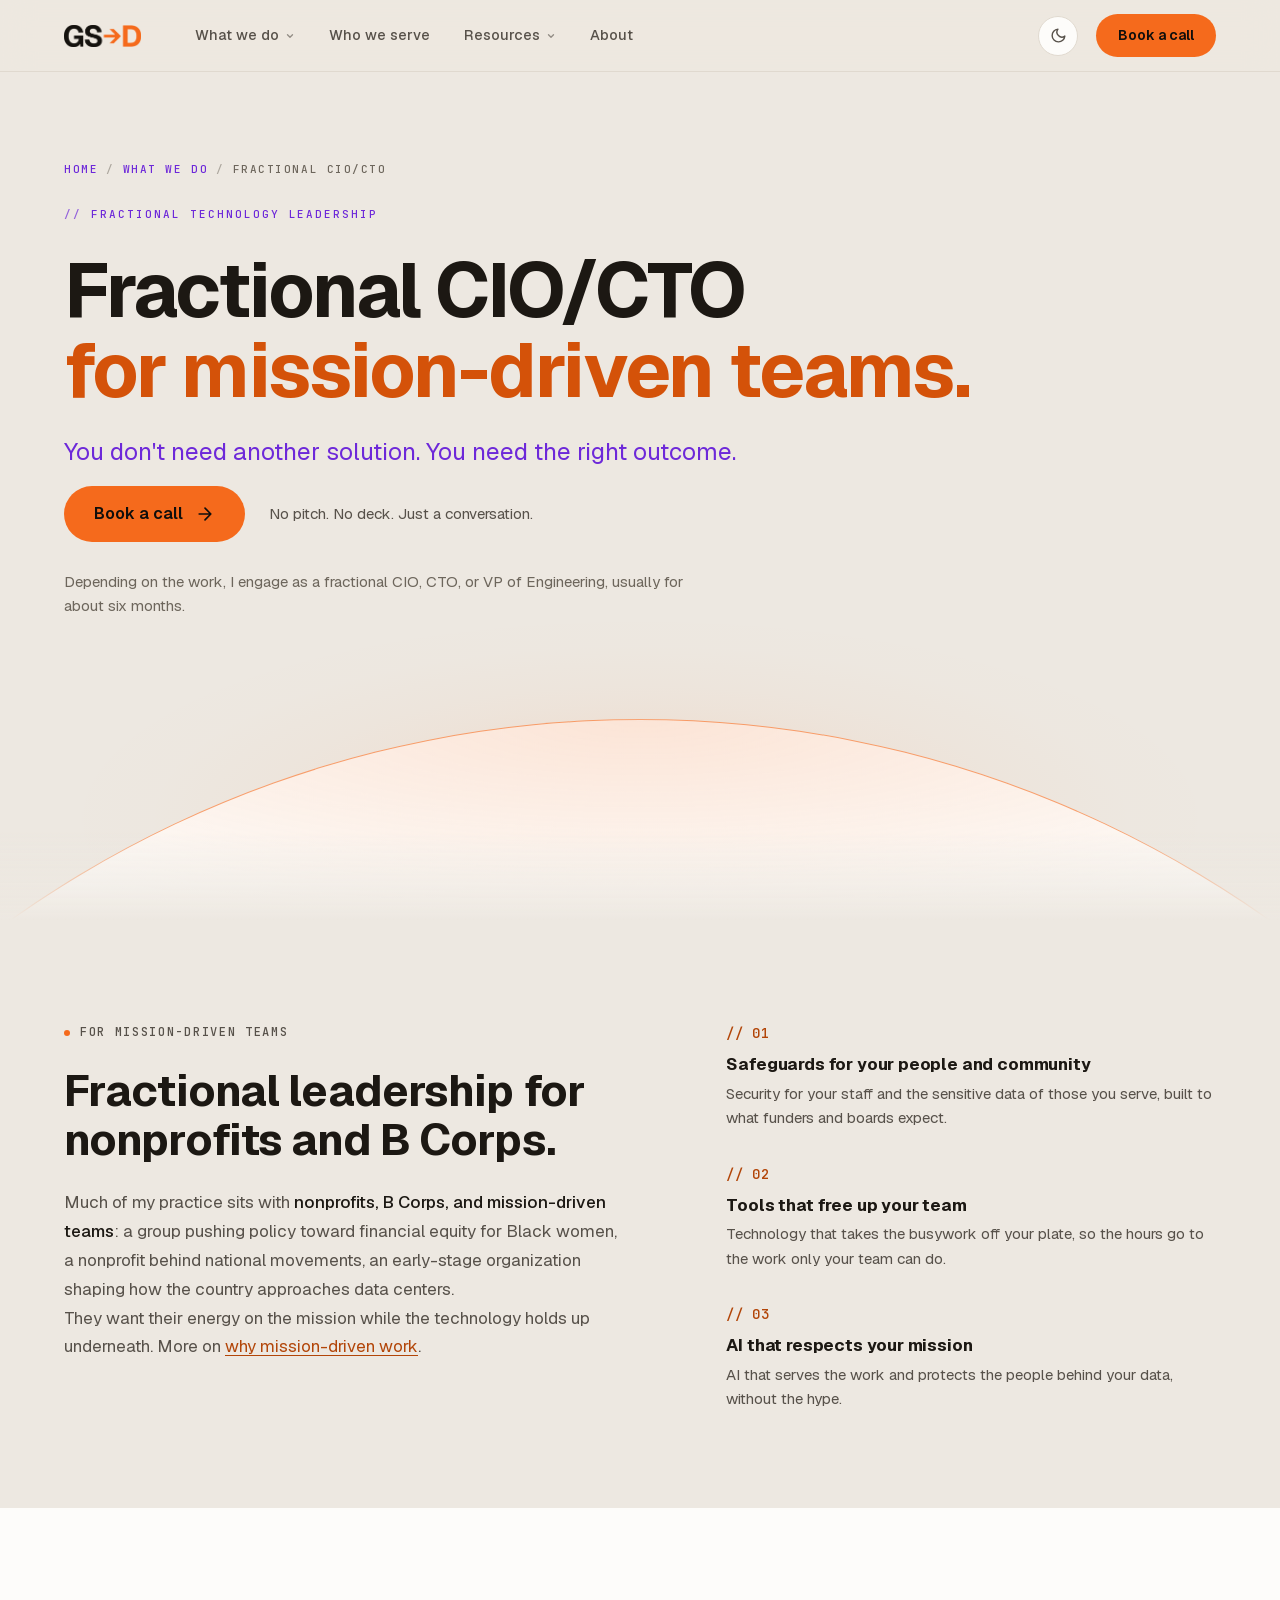
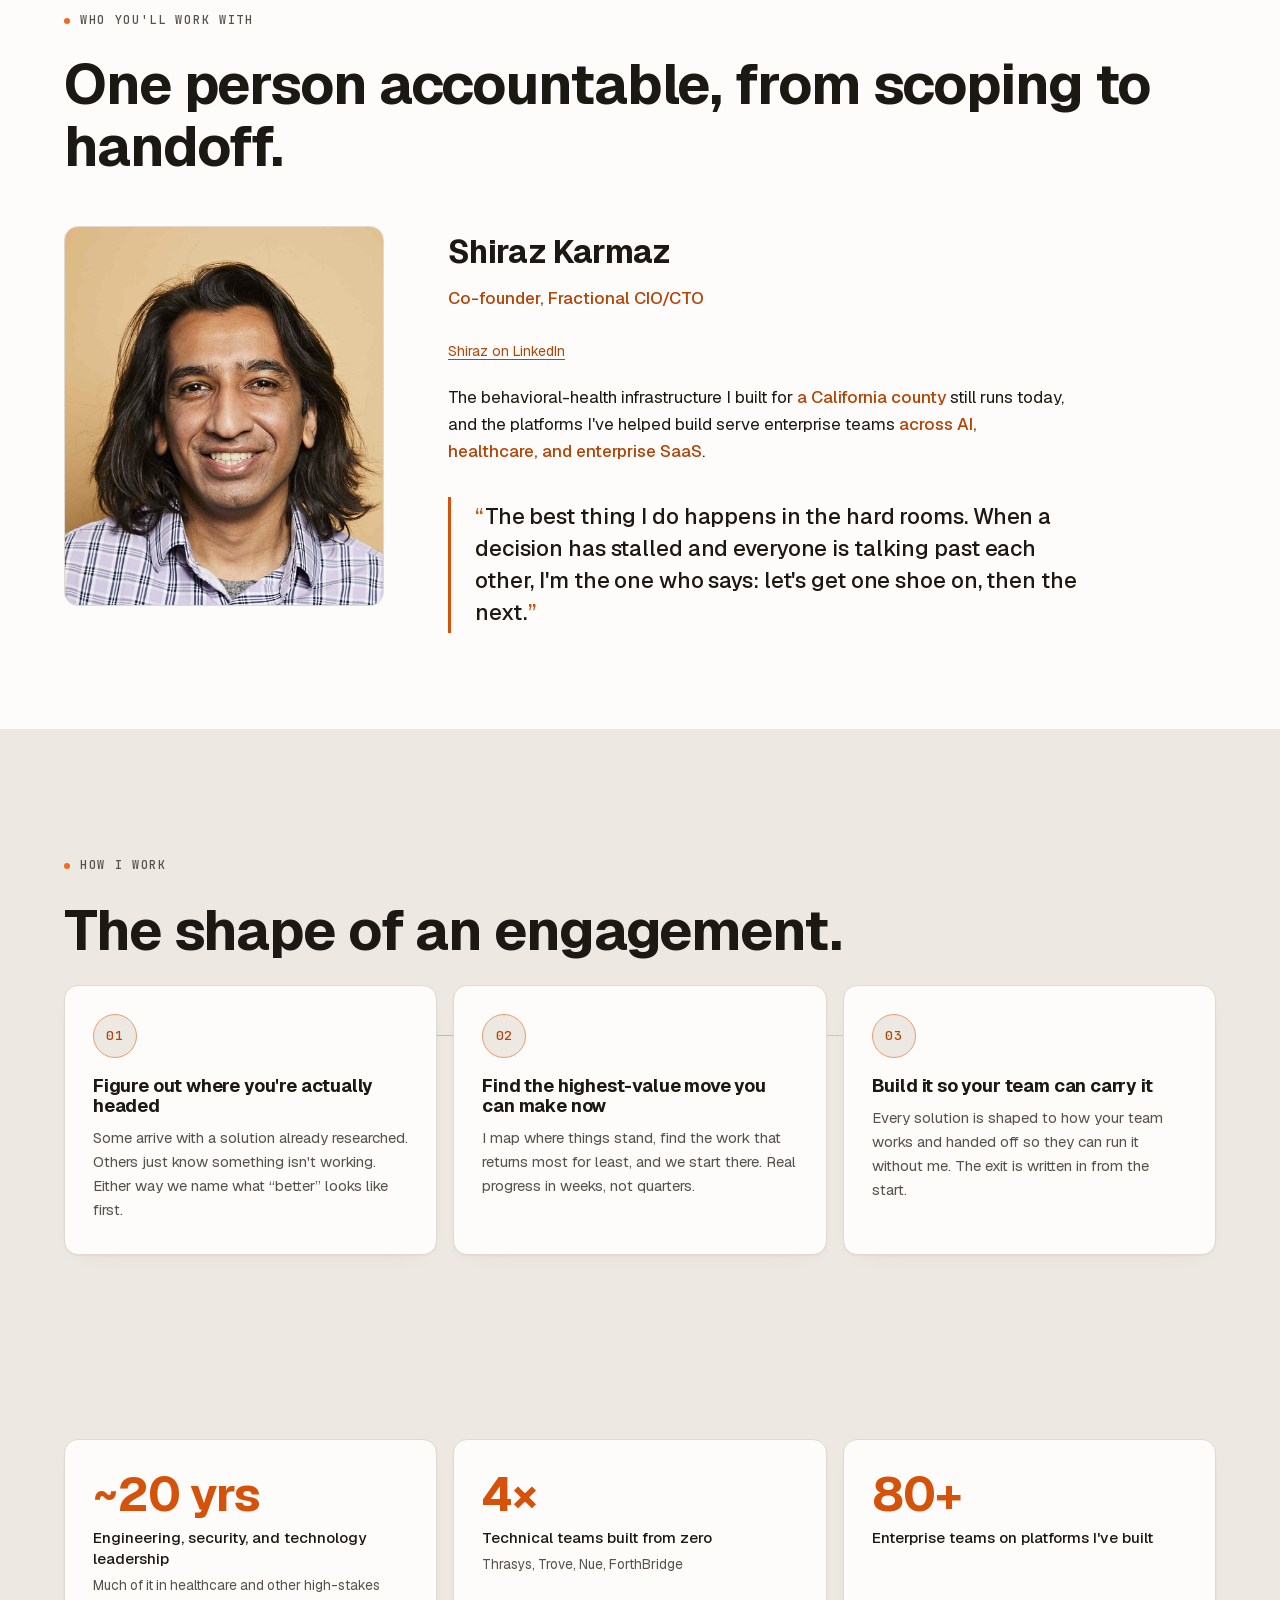
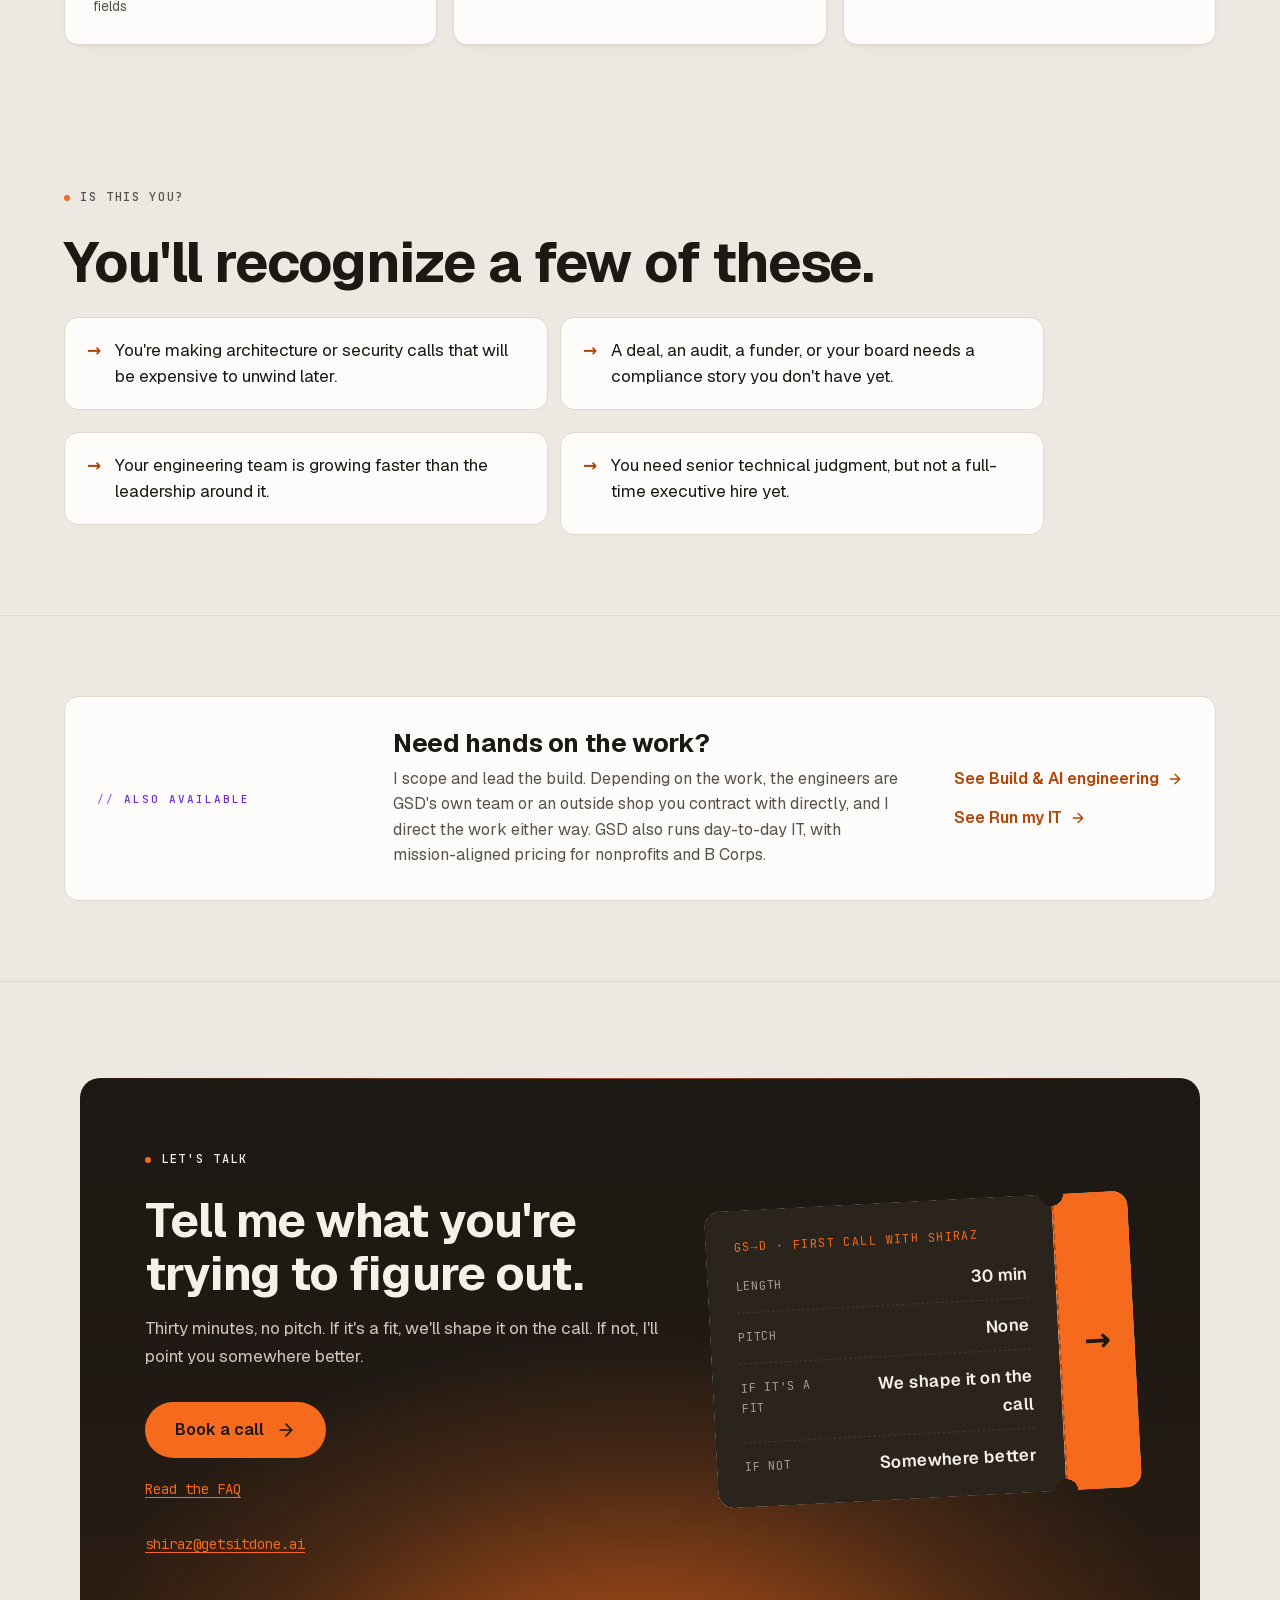
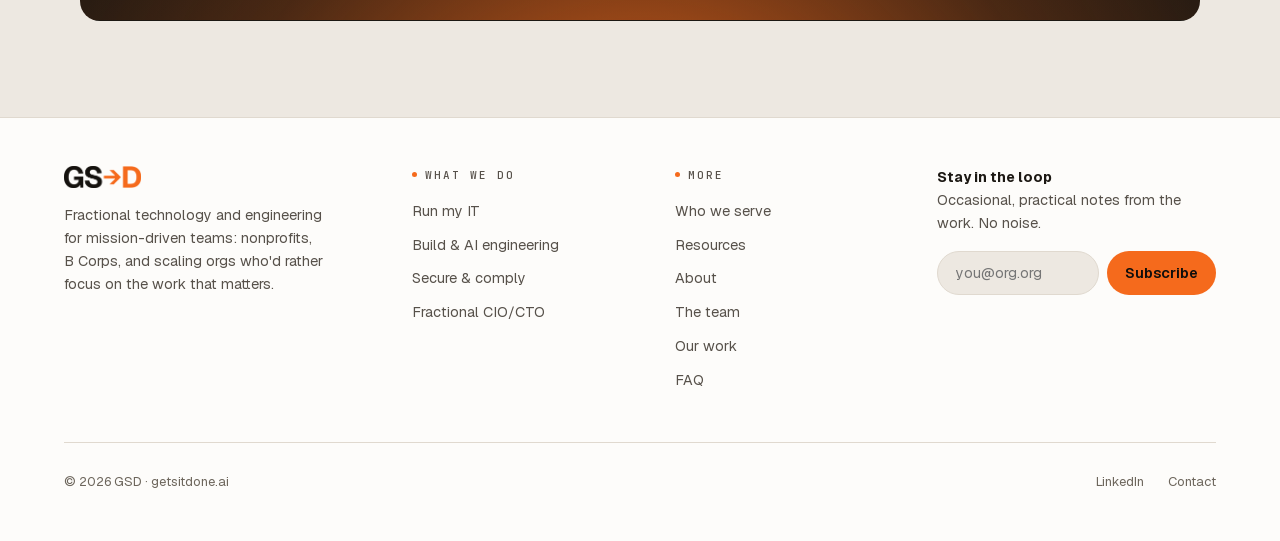
<file: GSD-SHARE-PREVIEW/fractional.html>
<!DOCTYPE html><html lang="en"><head><meta name="robots" content="noindex, nofollow"><meta charset="UTF-8"><meta name="viewport" content="width=device-width, initial-scale=1.0"><title>Fractional leadership | GSD</title><meta name="description" content="You don't need another solution. You need the right outcome. Fractional CIO/CTO for mission-driven teams, sized to your stage."><meta property="og:type" content="website"><meta property="og:title" content="Fractional leadership | GSD"><meta property="og:description" content="You don't need another solution. You need the right outcome. Fractional CIO/CTO for mission-driven teams, sized to your stage."><meta property="og:url" content="https://getsitdone.ai/fractional.html"><meta property="og:image" content="https://getsitdone.ai/og-image.png"><meta property="og:image:width" content="1200"><meta property="og:image:height" content="630"><meta property="og:site_name" content="GSD"><meta name="twitter:card" content="summary_large_image"><meta name="twitter:title" content="Fractional leadership | GSD"><meta name="twitter:description" content="You don't need another solution. You need the right outcome. Fractional CIO/CTO for mission-driven teams, sized to your stage."><meta name="twitter:image" content="https://getsitdone.ai/og-image.png"><link rel="canonical" href="https://getsitdone.ai/fractional.html"><link rel="icon" type="image/svg+xml" href="favicon.svg"><link rel="preload" href="fonts/geist.woff2" as="font" type="font/woff2" crossorigin><link rel="preload" href="fonts/jetbrains-mono.woff2" as="font" type="font/woff2" crossorigin><!-- No-FOUC: set theme before first paint. Default follows the OS (prefers-color-scheme);
       an explicit toggle choice in localStorage overrides it. --><script>try{var t=localStorage.getItem('gsd-theme');if(!t)t=matchMedia('(prefers-color-scheme: dark)').matches?'dark':'light';document.documentElement.setAttribute('data-theme',t)}catch(e){document.documentElement.setAttribute('data-theme','dark')}</script><script type="application/ld+json">{"@context":"https://schema.org","@graph":[{"@type":"Organization","@id":"https://getsitdone.ai/#organization","name":"GSD","alternateName":"Get Stuff Done","url":"https://getsitdone.ai","image":"https://getsitdone.ai/og-image.png","description":"Fractional technology and engineering for mission-driven teams: nonprofits, B Corps, and scaling orgs. Strategy, software build, security, and day-to-day operations.","disambiguatingDescription":"An AI-sensible engineering team and IT shop. Software across the stack, AI integration, security, and day-to-day operations.","sameAs":["https://www.linkedin.com/company/getsitdone/"],"founder":{"@id":"https://getsitdone.ai/#shiraz"},"contactPoint":{"@type":"ContactPoint","email":"hello@getsitdone.ai","contactType":"sales","availableLanguage":"English"},"areaServed":"United States","knowsAbout":["Managed IT services","Software engineering","AI engineering","Fractional CIO/CTO","Security and compliance"]},{"@type":"WebSite","@id":"https://getsitdone.ai/#website","url":"https://getsitdone.ai","name":"GSD","publisher":{"@id":"https://getsitdone.ai/#organization"},"inLanguage":"en-US"},{"@type":"Person","@id":"https://getsitdone.ai/#shiraz","name":"Shiraz Karmaz","jobTitle":"Co-founder, Fractional CIO/CTO","worksFor":{"@id":"https://getsitdone.ai/#organization"},"sameAs":["https://www.linkedin.com/in/shirazkarmaz/"],"knowsAbout":["Fractional CIO/CTO","SOC 2 Type I and Type II","HIPAA compliance","PCI readiness","Engineering leadership","Healthcare technology"]},{"@type":"BreadcrumbList","itemListElement":[{"@type":"ListItem","position":1,"name":"Home","item":"https://getsitdone.ai/"},{"@type":"ListItem","position":2,"name":"What we do","item":"https://getsitdone.ai/what-we-do"},{"@type":"ListItem","position":3,"name":"Fractional CIO/CTO"}]},{"@type":"Service","@id":"https://getsitdone.ai/fractional#service","name":"Fractional technology leadership","serviceType":["Fractional CIO","Fractional CTO","Fractional VP of Engineering","Fractional technology leadership"],"description":"Senior technical leadership without a full-time hire. Fractional CIO, CTO, or VP of Engineering for mission-driven teams, sized to your stage, usually for about six months.","provider":{"@id":"https://getsitdone.ai/#organization"},"areaServed":"United States","audience":{"@type":"Audience","audienceType":"Nonprofits, B Corps, and mission-driven organizations"}}]}</script><link rel="stylesheet" href="assets/Base.rJeSJEMk.css"></head><body><a href="#main" class="skip-link">Skip to content</a><nav class="nav"><div class="container nav-inner"><div class="nav-left"><a class="nav-logo" href="index.html" aria-label="GSD home"><span class="gsd-wordmark gsd-logo"><img class="gsd-logo-light" src="brand/gsd-logo-light.png" width="317" height="91" alt="GSD"><img class="gsd-logo-dark" src="brand/gsd-logo-dark.png" width="319" height="93" alt="GSD"></span></a><div class="nav-menu"><div class="nav-item"><a class="nav-trigger" href="what-we-do.html">What we do<svg class="caret" viewBox="0 0 12 12" fill="none" stroke="currentColor" stroke-width="1.6" stroke-linecap="round" stroke-linejoin="round" aria-hidden="true"><path d="M3 4.5L6 7.5L9 4.5"></path></svg></a><div class="nav-dropdown" role="menu"><a class="nav-dd-item" role="menuitem" href="run-it.html"><span class="nav-dd-body"><span class="nav-dd-label">Run my IT</span><span class="nav-dd-desc">Managed IT and day-to-day operations</span></span></a><a class="nav-dd-item" role="menuitem" href="build.html"><span class="nav-dd-body"><span class="nav-dd-label">Build &amp; AI engineering</span><span class="nav-dd-desc">Software built and shipped, AI-sensible</span></span></a><a class="nav-dd-item" role="menuitem" href="secure-comply.html"><span class="nav-dd-body"><span class="nav-dd-label">Secure &amp; comply</span><span class="nav-dd-desc">Security posture and readiness</span></span></a><a class="nav-dd-item" role="menuitem" href="fractional.html"><span class="nav-dd-body"><span class="nav-dd-label">Fractional CIO/CTO</span><span class="nav-dd-desc">Direction and the hard calls, from Shiraz</span></span></a></div></div><div class="nav-item"><a class="nav-trigger" href="who-we-serve.html">Who we serve</a></div><div class="nav-item"><a class="nav-trigger" href="resources.html">Resources<svg class="caret" viewBox="0 0 12 12" fill="none" stroke="currentColor" stroke-width="1.6" stroke-linecap="round" stroke-linejoin="round" aria-hidden="true"><path d="M3 4.5L6 7.5L9 4.5"></path></svg></a><div class="nav-dropdown" role="menu"><a class="nav-dd-item" role="menuitem" href="resources.html#where-you-stand"><span class="nav-dd-body"><span class="nav-dd-label">Where do you stand?</span><span class="nav-dd-desc">A short read on your current setup</span></span></a><a class="nav-dd-item" role="menuitem" href="our-work.html"><span class="nav-dd-body"><span class="nav-dd-label">Our work</span><span class="nav-dd-desc">Testimonials and case studies</span></span></a></div></div><div class="nav-item"><a class="nav-trigger" href="about.html">About</a></div></div></div><div class="nav-right"><button class="theme-toggle" type="button" aria-label="Switch to dark mode" title="Switch to dark mode"><svg class="icon-sun" viewBox="0 0 24 24" fill="none" stroke="currentColor" stroke-width="2" stroke-linecap="round" stroke-linejoin="round" aria-hidden="true"><circle cx="12" cy="12" r="4"></circle><path d="M12 2v2M12 20v2M4.93 4.93l1.41 1.41M17.66 17.66l1.41 1.41M2 12h2M20 12h2M4.93 19.07l1.41-1.41M17.66 6.34l1.41-1.41"></path></svg><svg class="icon-moon" viewBox="0 0 24 24" fill="none" stroke="currentColor" stroke-width="2" stroke-linecap="round" stroke-linejoin="round" aria-hidden="true" style="display:none"><path d="M21 12.79A9 9 0 1 1 11.21 3 7 7 0 0 0 21 12.79z"></path></svg></button><a class="nav-cta" href="contact.html">Book a call</a><button class="nav-mobile-toggle" type="button" aria-expanded="false" aria-controls="nav-mobile-panel">Menu</button></div></div><div class="nav-mobile-panel closed" id="nav-mobile-panel"><div class="container"><div class="nm-group"><a class="nm-head" href="what-we-do.html">What we do</a><a class="nm-link" href="run-it.html">Run my IT</a><a class="nm-link" href="build.html">Build &amp; AI engineering</a><a class="nm-link" href="secure-comply.html">Secure &amp; comply</a><a class="nm-link" href="fractional.html">Fractional CIO/CTO</a></div><div class="nm-group"><a class="nm-link" href="who-we-serve.html">Who we serve</a></div><div class="nm-group"><a class="nm-head" href="resources.html">Resources</a><a class="nm-link" href="resources.html#where-you-stand">Where do you stand?</a><a class="nm-link" href="our-work.html">Our work</a></div><div class="nm-group"><a class="nm-link" href="about.html">About</a></div></div></div></nav><div id="main"><section class="page-hero hero fractional"><div class="container"><div class="breadcrumb"><a href="index.html">Home</a><span class="sep">/</span><a href="what-we-do.html">What we do</a><span class="sep">/</span><span>Fractional CIO/CTO</span></div><span class="gsd-eyebrow">Fractional technology leadership</span><h1><span style="display:block">Fractional CIO/CTO</span><span style="display:block;color:var(--orange-display)">for mission-driven teams.</span></h1><p class="hero-sub">You don't need another solution. You need the right outcome.</p><div class="cta-row"><a class="cta-button" href="contact.html">Book a call<svg width="20" height="20" viewBox="0 0 24 24" fill="none" stroke="currentColor" stroke-width="2" stroke-linecap="round" stroke-linejoin="round" aria-hidden="true"><path d="M5 12h14M12 5l7 7-7 7"></path></svg></a><span class="cta-secondary">No pitch. No deck. Just a conversation.</span></div><p class="hero-rolenote">Depending on the work, I engage as a fractional CIO, CTO, or VP of Engineering, usually for about six months.</p></div><div class="hero-stage page-stage" aria-hidden="true"><div class="hero-arc"></div></div></section><section class="mission-section" style="background:var(--bg)"><div class="container"><div class="mission-grid"><div class="mission-lead"><span class="section-label">For mission-driven teams</span><h2 class="section-title">Fractional leadership for nonprofits and B Corps.</h2><p class="mission-body">Much of my practice sits with <strong>nonprofits, B Corps, and mission-driven teams</strong>: a group pushing policy toward financial equity for Black women, a nonprofit behind national movements, an early-stage organization shaping how the country approaches data centers.</p><p class="mission-body">They want their energy on the mission while the technology holds up underneath. More on <a href="about.html#mission" style="color: var(--orange-text)">why mission-driven work</a>.</p></div><div class="mission-points"><div class="mission-point"><span class="why-glyph">// 01</span><h3>Safeguards for your people and community</h3><p>Security for your staff and the sensitive data of those you serve, built to what funders and boards expect.</p></div><div class="mission-point"><span class="why-glyph">// 02</span><h3>Tools that free up your team</h3><p>Technology that takes the busywork off your plate, so the hours go to the work only your team can do.</p></div><div class="mission-point"><span class="why-glyph">// 03</span><h3>AI that respects your mission</h3><p>AI that serves the work and protects the people behind your data, without the hype.</p></div></div></div></div></section><section class="bio-section"><div class="container"><span class="section-label">Who you'll work with</span><h2 class="section-title" style="margin-bottom:48px">One person accountable, from scoping to handoff.</h2><div class="bio-grid"><div class="bio-portrait"><img src="shiraz.jpg" alt="Shiraz Karmaz" width="320" height="380"></div><div class="bio-body"><div class="bio-name">Shiraz Karmaz</div><div class="bio-role">Co-founder, Fractional CIO/CTO</div><a class="bio-linkedin" href="https://linkedin.com/in/shirazkarmaz" target="_blank" rel="noopener">Shiraz on LinkedIn</a><p class="bio-text">The behavioral-health infrastructure I built for <strong>a California county</strong> still runs today, and the platforms I've helped build serve enterprise teams <strong>across AI, healthcare, and enterprise SaaS</strong>.</p><blockquote class="bio-quote">The best thing I do happens in the hard rooms. When a decision has stalled and everyone is talking past each other, I'm the one who says: let's get one shoe on, then the next.</blockquote></div></div></div></section><section class="how-it-works" style="background:var(--bg)"><div class="container"><span class="section-label">How I work</span><h2 class="section-title">The shape of an engagement.</h2><div class="engagement-cards"><div class="engagement-card"><div class="step-numeral">01</div><h3>Figure out where you're actually headed</h3><p>Some arrive with a solution already researched. Others just know something isn't working. Either way we name what &ldquo;better&rdquo; looks like first.</p></div><div class="engagement-card"><div class="step-numeral">02</div><h3>Find the highest-value move you can make now</h3><p>I map where things stand, find the work that returns most for least, and we start there. Real progress in weeks, not quarters.</p></div><div class="engagement-card"><div class="step-numeral">03</div><h3>Build it so your team can carry it</h3><p>Every solution is shaped to how your team works and handed off so they can run it without me. The exit is written in from the start.</p></div></div></div></section><div class="stats-strip tight"><div class="container"><div class="stats-grid"><div class="stat-item"><div class="stat-number"><span class="sr-only">~20 yrs</span><span aria-hidden="true">~20 yrs</span></div><div class="stat-label">Engineering, security, and technology leadership</div><span class="stat-sub">Much of it in healthcare and other high-stakes fields</span></div><div class="stat-item"><div class="stat-number"><span class="sr-only">4&times;</span><span aria-hidden="true">4&times;</span></div><div class="stat-label">Technical teams built from zero</div><span class="stat-sub">Thrasys, Trove, Nue, ForthBridge</span></div><div class="stat-item"><div class="stat-number"><span class="sr-only">80+</span><span aria-hidden="true">80+</span></div><div class="stat-label">Enterprise teams on platforms I've built</div></div></div></div></div><section style="background: var(--bg); padding-top: 72px; padding-bottom: 80px"><div class="container"><span class="section-label">Is this you?</span><h2 class="section-title" style="max-width: 820px">You'll recognize a few of these.</h2><ul class="signs-list"><li style="margin-bottom: 10px">You're making architecture or security calls that will be expensive to unwind later.</li><li style="margin-bottom: 10px">A deal, an audit, a funder, or your board needs a compliance story you don't have yet.</li><li style="margin-bottom: 10px">Your engineering team is growing faster than the leadership around it.</li><li>You need senior technical judgment, but not a full-time executive hire yet.</li></ul></div></section><section class="also-section"><div class="container"><div class="also-inner"><span class="gsd-eyebrow also-eyebrow">Also available</span><div><h3>Need hands on the work?</h3><p>I scope and lead the build. Depending on the work, the engineers are GSD's own team or an outside shop you contract with directly, and I direct the work either way. GSD also runs day-to-day IT, with mission-aligned pricing for nonprofits and B Corps.</p></div><div class="also-links"><a class="also-link" href="build.html">See Build &amp; AI engineering <svg width="16" height="16" viewBox="0 0 24 24" fill="none" stroke="currentColor" stroke-width="2" stroke-linecap="round" stroke-linejoin="round" aria-hidden="true"><path d="M5 12h14M12 5l7 7-7 7"></path></svg></a><a class="also-link" href="run-it.html">See Run my IT <svg width="16" height="16" viewBox="0 0 24 24" fill="none" stroke="currentColor" stroke-width="2" stroke-linecap="round" stroke-linejoin="round" aria-hidden="true"><path d="M5 12h14M12 5l7 7-7 7"></path></svg></a></div></div></div></section><section class="cta-section cta-ticket"><div class="container"><div class="cta-ticket-copy"><span class="section-label">Let's talk</span><h2>Tell me what you're trying to figure out.</h2><p>Thirty minutes, no pitch. If it's a fit, we'll shape it on the call. If not, I'll point you somewhere better.</p><a class="cta-button" href="contact.html">Book a call<svg width="20" height="20" viewBox="0 0 24 24" fill="none" stroke="currentColor" stroke-width="2" stroke-linecap="round" stroke-linejoin="round" aria-hidden="true"><path d="M5 12h14M12 5l7 7-7 7"></path></svg></a><p class="cta-email"><a href="faq.html">Read the FAQ</a></p><span class="cta-email"><a href="mailto:shiraz@getsitdone.ai">shiraz@getsitdone.ai</a></span></div><div class="ticket" aria-hidden="true"><div class="ticket-main"><span class="ticket-kicker">GS→D · First call with Shiraz</span><div class="ticket-row"><span class="ticket-key">Length</span><span class="ticket-val">30 min</span></div><div class="ticket-row"><span class="ticket-key">Pitch</span><span class="ticket-val">None</span></div><div class="ticket-row"><span class="ticket-key">If it's a fit</span><span class="ticket-val">We shape it on the call</span></div><div class="ticket-row"><span class="ticket-key">If not</span><span class="ticket-val">Somewhere better</span></div></div><div class="ticket-stub"><span class="ticket-arrow">→</span></div></div></div></section></div><footer><div class="container"><div class="footer-grid"><div class="footer-brand"><a class="footer-logo" href="index.html" aria-label="GSD home"><span class="gsd-wordmark gsd-logo"><img class="gsd-logo-light" src="brand/gsd-logo-light.png" width="317" height="91" alt="GSD"><img class="gsd-logo-dark" src="brand/gsd-logo-dark.png" width="319" height="93" alt="GSD"></span></a><p>Fractional technology and engineering for mission-driven teams: nonprofits, B Corps, and scaling orgs who'd rather focus on the work that matters.</p></div><div class="footer-col"><h5>What we do</h5><a href="run-it.html">Run my IT</a><a href="build.html">Build &amp; AI engineering</a><a href="secure-comply.html">Secure &amp; comply</a><a href="fractional.html">Fractional CIO/CTO</a></div><div class="footer-col"><h5>More</h5><a href="who-we-serve.html">Who we serve</a><a href="resources.html">Resources</a><a href="about.html">About</a><a href="about.html#team">The team</a><a href="our-work.html">Our work</a><a href="faq.html">FAQ</a></div><div class="footer-news"><h5>Stay in the loop</h5><p>Occasional, practical notes from the work. No noise.</p><form class="news-form" id="newsletter-form" novalidate><input type="email" name="email" placeholder="you@org.org" aria-label="Email address" required autocomplete="email"><!-- Honeypot: real users leave this blank; bots fill it. Hidden from view + a11y. --><input type="text" name="company" tabindex="-1" autocomplete="off" aria-hidden="true" style="position:absolute;left:-9999px;width:1px;height:1px;opacity:0"><button type="submit">Subscribe</button><div class="news-turnstile" id="newsletter-turnstile"></div></form><p class="news-status" id="newsletter-status" role="status" aria-live="polite" hidden></p></div></div><div class="footer-legal"><span class="copyright">© 2026 GSD · getsitdone.ai</span><div class="legal-links"><a href="https://linkedin.com/company/getsitdone" target="_blank" rel="noopener">LinkedIn</a><a href="contact.html">Contact</a></div></div></div></footer><script src="site.js" defer></script></body></html>
</file>
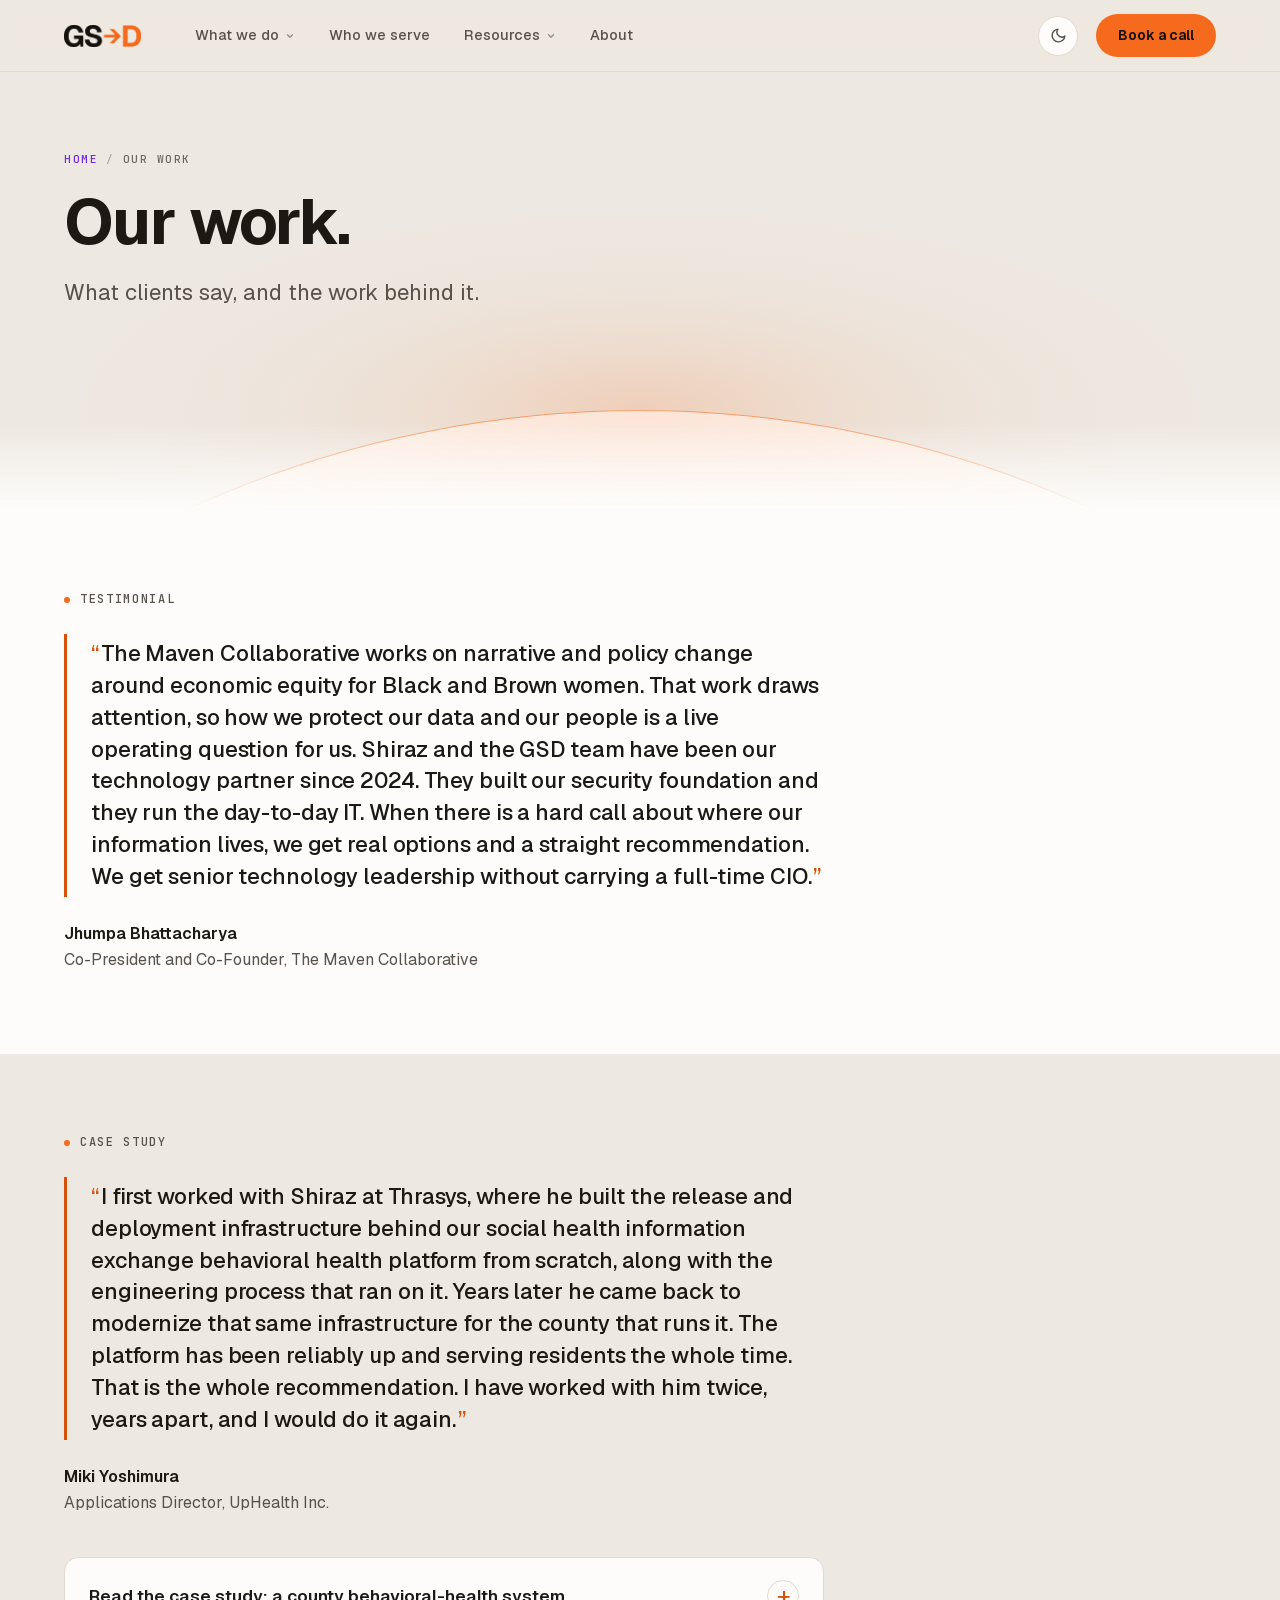
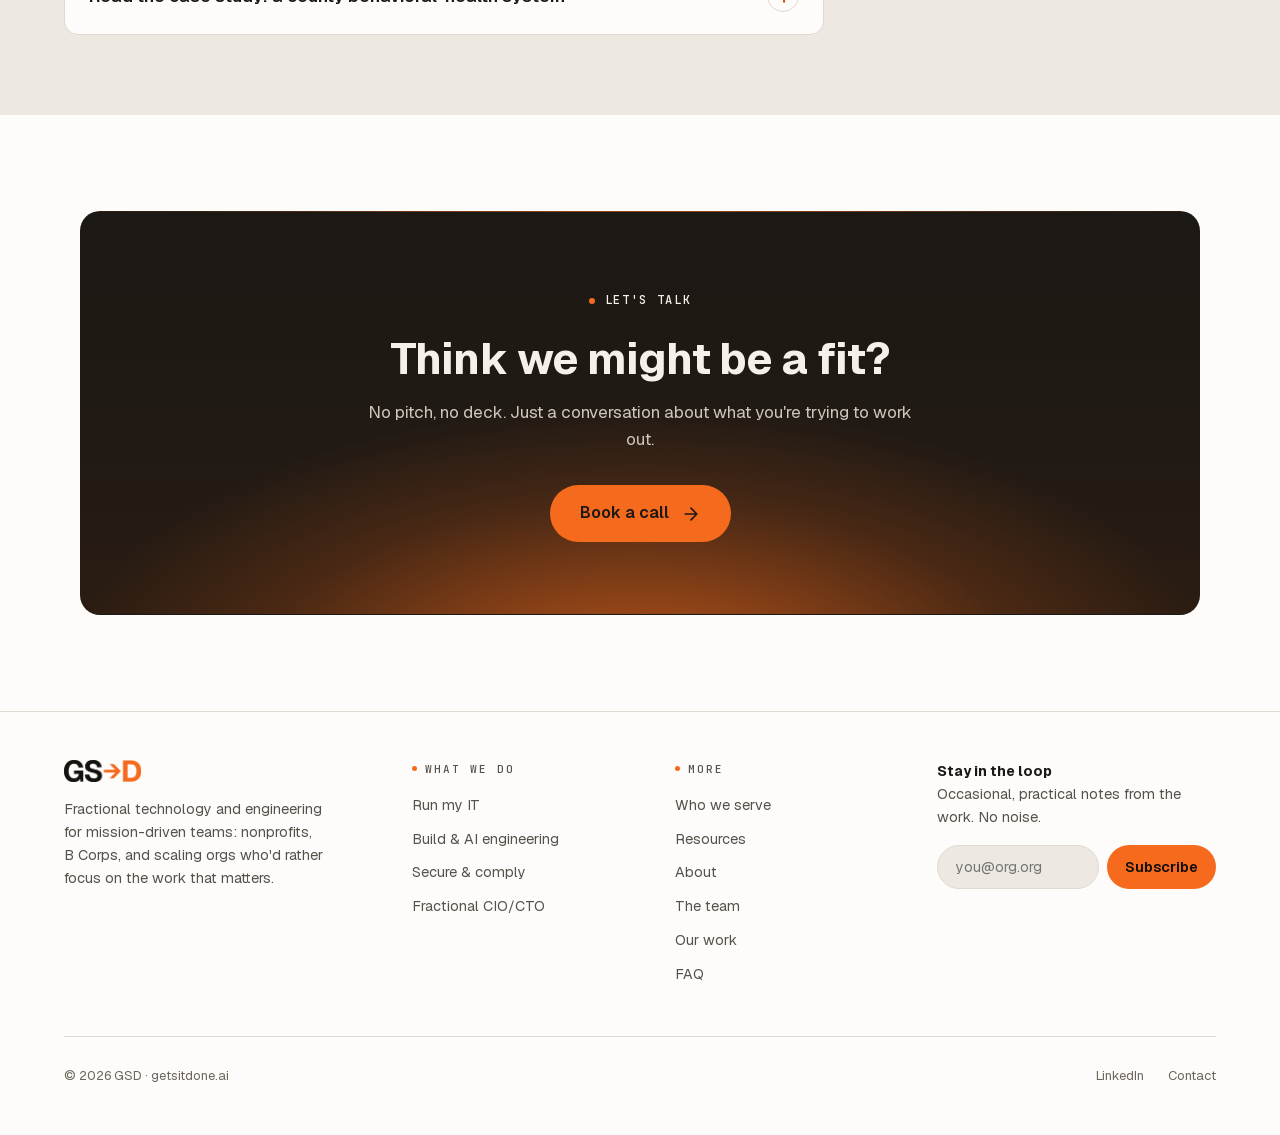
<file: GSD-SHARE-PREVIEW/our-work.html>
<!DOCTYPE html><html lang="en"><head><meta name="robots" content="noindex, nofollow"><meta charset="UTF-8"><meta name="viewport" content="width=device-width, initial-scale=1.0"><title>Our work | GSD</title><meta name="description" content="What clients say about working with GSD, and case studies of the work behind it."><meta property="og:type" content="website"><meta property="og:title" content="Our work | GSD"><meta property="og:description" content="What clients say about working with GSD, and case studies of the work behind it."><meta property="og:url" content="https://getsitdone.ai/our-work.html"><meta property="og:image" content="https://getsitdone.ai/og-image.png"><meta property="og:image:width" content="1200"><meta property="og:image:height" content="630"><meta property="og:site_name" content="GSD"><meta name="twitter:card" content="summary_large_image"><meta name="twitter:title" content="Our work | GSD"><meta name="twitter:description" content="What clients say about working with GSD, and case studies of the work behind it."><meta name="twitter:image" content="https://getsitdone.ai/og-image.png"><link rel="canonical" href="https://getsitdone.ai/our-work.html"><link rel="icon" type="image/svg+xml" href="favicon.svg"><link rel="preload" href="fonts/geist.woff2" as="font" type="font/woff2" crossorigin><link rel="preload" href="fonts/jetbrains-mono.woff2" as="font" type="font/woff2" crossorigin><!-- No-FOUC: set theme before first paint. Default follows the OS (prefers-color-scheme);
       an explicit toggle choice in localStorage overrides it. --><script>try{var t=localStorage.getItem('gsd-theme');if(!t)t=matchMedia('(prefers-color-scheme: dark)').matches?'dark':'light';document.documentElement.setAttribute('data-theme',t)}catch(e){document.documentElement.setAttribute('data-theme','dark')}</script><script type="application/ld+json">{"@context":"https://schema.org","@graph":[{"@type":"Organization","@id":"https://getsitdone.ai/#organization","name":"GSD","alternateName":"Get Stuff Done","url":"https://getsitdone.ai","image":"https://getsitdone.ai/og-image.png","description":"Fractional technology and engineering for mission-driven teams: nonprofits, B Corps, and scaling orgs. Strategy, software build, security, and day-to-day operations.","disambiguatingDescription":"An AI-sensible engineering team and IT shop. Software across the stack, AI integration, security, and day-to-day operations.","sameAs":["https://www.linkedin.com/company/getsitdone/"],"founder":{"@id":"https://getsitdone.ai/#shiraz"},"contactPoint":{"@type":"ContactPoint","email":"hello@getsitdone.ai","contactType":"sales","availableLanguage":"English"},"areaServed":"United States","knowsAbout":["Managed IT services","Software engineering","AI engineering","Fractional CIO/CTO","Security and compliance"]},{"@type":"WebSite","@id":"https://getsitdone.ai/#website","url":"https://getsitdone.ai","name":"GSD","publisher":{"@id":"https://getsitdone.ai/#organization"},"inLanguage":"en-US"},{"@type":"Person","@id":"https://getsitdone.ai/#shiraz","name":"Shiraz Karmaz","jobTitle":"Co-founder, Fractional CIO/CTO","worksFor":{"@id":"https://getsitdone.ai/#organization"},"sameAs":["https://www.linkedin.com/in/shirazkarmaz/"],"knowsAbout":["Fractional CIO/CTO","SOC 2 Type I and Type II","HIPAA compliance","PCI readiness","Engineering leadership","Healthcare technology"]},{"@type":"BreadcrumbList","itemListElement":[{"@type":"ListItem","position":1,"name":"Home","item":"https://getsitdone.ai/"},{"@type":"ListItem","position":2,"name":"Our work"}]}]}</script><link rel="stylesheet" href="assets/Base.rJeSJEMk.css"></head><body><a href="#main" class="skip-link">Skip to content</a><nav class="nav"><div class="container nav-inner"><div class="nav-left"><a class="nav-logo" href="index.html" aria-label="GSD home"><span class="gsd-wordmark gsd-logo"><img class="gsd-logo-light" src="brand/gsd-logo-light.png" width="317" height="91" alt="GSD"><img class="gsd-logo-dark" src="brand/gsd-logo-dark.png" width="319" height="93" alt="GSD"></span></a><div class="nav-menu"><div class="nav-item"><a class="nav-trigger" href="what-we-do.html">What we do<svg class="caret" viewBox="0 0 12 12" fill="none" stroke="currentColor" stroke-width="1.6" stroke-linecap="round" stroke-linejoin="round" aria-hidden="true"><path d="M3 4.5L6 7.5L9 4.5"></path></svg></a><div class="nav-dropdown" role="menu"><a class="nav-dd-item" role="menuitem" href="run-it.html"><span class="nav-dd-body"><span class="nav-dd-label">Run my IT</span><span class="nav-dd-desc">Managed IT and day-to-day operations</span></span></a><a class="nav-dd-item" role="menuitem" href="build.html"><span class="nav-dd-body"><span class="nav-dd-label">Build &amp; AI engineering</span><span class="nav-dd-desc">Software built and shipped, AI-sensible</span></span></a><a class="nav-dd-item" role="menuitem" href="secure-comply.html"><span class="nav-dd-body"><span class="nav-dd-label">Secure &amp; comply</span><span class="nav-dd-desc">Security posture and readiness</span></span></a><a class="nav-dd-item" role="menuitem" href="fractional.html"><span class="nav-dd-body"><span class="nav-dd-label">Fractional CIO/CTO</span><span class="nav-dd-desc">Direction and the hard calls, from Shiraz</span></span></a></div></div><div class="nav-item"><a class="nav-trigger" href="who-we-serve.html">Who we serve</a></div><div class="nav-item"><a class="nav-trigger" href="resources.html">Resources<svg class="caret" viewBox="0 0 12 12" fill="none" stroke="currentColor" stroke-width="1.6" stroke-linecap="round" stroke-linejoin="round" aria-hidden="true"><path d="M3 4.5L6 7.5L9 4.5"></path></svg></a><div class="nav-dropdown" role="menu"><a class="nav-dd-item" role="menuitem" href="resources.html#where-you-stand"><span class="nav-dd-body"><span class="nav-dd-label">Where do you stand?</span><span class="nav-dd-desc">A short read on your current setup</span></span></a><a class="nav-dd-item" role="menuitem" href="our-work.html"><span class="nav-dd-body"><span class="nav-dd-label">Our work</span><span class="nav-dd-desc">Testimonials and case studies</span></span></a></div></div><div class="nav-item"><a class="nav-trigger" href="about.html">About</a></div></div></div><div class="nav-right"><button class="theme-toggle" type="button" aria-label="Switch to dark mode" title="Switch to dark mode"><svg class="icon-sun" viewBox="0 0 24 24" fill="none" stroke="currentColor" stroke-width="2" stroke-linecap="round" stroke-linejoin="round" aria-hidden="true"><circle cx="12" cy="12" r="4"></circle><path d="M12 2v2M12 20v2M4.93 4.93l1.41 1.41M17.66 17.66l1.41 1.41M2 12h2M20 12h2M4.93 19.07l1.41-1.41M17.66 6.34l1.41-1.41"></path></svg><svg class="icon-moon" viewBox="0 0 24 24" fill="none" stroke="currentColor" stroke-width="2" stroke-linecap="round" stroke-linejoin="round" aria-hidden="true" style="display:none"><path d="M21 12.79A9 9 0 1 1 11.21 3 7 7 0 0 0 21 12.79z"></path></svg></button><a class="nav-cta" href="contact.html">Book a call</a><button class="nav-mobile-toggle" type="button" aria-expanded="false" aria-controls="nav-mobile-panel">Menu</button></div></div><div class="nav-mobile-panel closed" id="nav-mobile-panel"><div class="container"><div class="nm-group"><a class="nm-head" href="what-we-do.html">What we do</a><a class="nm-link" href="run-it.html">Run my IT</a><a class="nm-link" href="build.html">Build &amp; AI engineering</a><a class="nm-link" href="secure-comply.html">Secure &amp; comply</a><a class="nm-link" href="fractional.html">Fractional CIO/CTO</a></div><div class="nm-group"><a class="nm-link" href="who-we-serve.html">Who we serve</a></div><div class="nm-group"><a class="nm-head" href="resources.html">Resources</a><a class="nm-link" href="resources.html#where-you-stand">Where do you stand?</a><a class="nm-link" href="our-work.html">Our work</a></div><div class="nm-group"><a class="nm-link" href="about.html">About</a></div></div></div></nav><div id="main"><section class="page-hero"><div class="container"><div class="breadcrumb"><a href="index.html">Home</a><span class="sep">/</span><span>Our work</span></div><h1>Our work.</h1><p class="lead">What clients say, and the work behind it.</p></div><div class="hero-stage page-stage" aria-hidden="true"><div class="hero-arc"></div></div></section><section style="background: var(--bg-elevated); padding-top: 72px; padding-bottom: 80px"><div class="container"><span class="section-label">Testimonial</span><figure style="max-width: 760px"><blockquote class="bio-quote" style="max-width: none">The Maven Collaborative works on narrative and policy change around economic equity for Black and Brown women. That work draws attention, so how we protect our data and our people is a live operating question for us. Shiraz and the GSD team have been our technology partner since 2024. They built our security foundation and they run the day-to-day IT. When there is a hard call about where our information lives, we get real options and a straight recommendation. We get senior technology leadership without carrying a full-time CIO.</blockquote><figcaption style="margin-top: 24px; color: var(--text-muted); font-size: 1rem"><strong style="color: var(--text); font-weight: 600">Jhumpa Bhattacharya</strong><br>Co-President and Co-Founder, The Maven Collaborative</figcaption></figure></div></section><section style="background: var(--bg); padding-top: 72px; padding-bottom: 80px"><div class="container"><article class="case-study"><span class="section-label">Case study</span><figure style="max-width: 760px; margin-bottom: 40px"><blockquote class="bio-quote" style="max-width: none">I first worked with Shiraz at Thrasys, where he built the release and deployment infrastructure behind our social health information exchange behavioral health platform from scratch, along with the engineering process that ran on it. Years later he came back to modernize that same infrastructure for the county that runs it. The platform has been reliably up and serving residents the whole time. That is the whole recommendation. I have worked with him twice, years apart, and I would do it again.</blockquote><figcaption style="margin-top: 24px; color: var(--text-muted); font-size: 1rem"><strong style="color: var(--text); font-weight: 600">Miki Yoshimura</strong><br>Applications Director, UpHealth Inc.</figcaption></figure><details class="faq-item"><summary>Read the case study: a county behavioral-health system</summary><div class="faq-answer prose"><p class="case-study-sub">Build and release infrastructure, modernization and handoff</p><p style="color: var(--text)">Core infrastructure I originally built years ago, still running, moved onto a supported stack without an outage and handed back documented.</p><h3>The situation</h3><p>The build and release system behind a county care-coordination platform was running on an operating system that had reached end of life. No security patches were coming. The platform serves vulnerable residents and the county's own teams depend on it daily, so the migration had to happen without disrupting service, inside a locked-down government environment I did not control.</p><h3>The work</h3><p>I ran discovery before committing to a date, then wrote the cutover as a sequence of gates, each with a predecessor and an explicit exit criterion, so nobody had to guess whether a step was safe to start. A weekly status meeting with the agency and the infrastructure team ran for the length of the project. We rehearsed the restore before we needed it, on a snapshot, with one of their own engineers watching, so the rollback path was proven rather than assumed.</p><p>On cutover day the machine was paused and backed up before any data moved. The first staging deployment failed on a single database variable, which is the kind of thing you want to find in staging, so we held and fixed it rather than pushing into the production window.</p><p>The real constraint turned out to be the environment rather than the migration. A good share of the hours went to clearing bastion and virtual desktop access, expired local administrator credentials on the production hosts, and a private network path that had to exist before an anonymized database restore could be validated at all. I raised the resulting overage in writing, with the reasons itemized, before it arrived as a surprise on an invoice.</p><h3>The results</h3><ul><li>Migrated off an end-of-life operating system onto a current supported release, in place, on the planned date</li><li>Rollback path proven on a snapshot with one of their engineers watching, ahead of cutover</li><li>Production soak closed with no P1 or P2 issues and nothing left open</li><li>Signed off by the agency and the infrastructure department together</li><li>Handed over an operational runbook and a full project history so the county's own team runs it without me</li><li>Knowledge transfer completed to the server team before the engagement closed</li></ul><h3>Continuity</h3><p>Continuity is the point. I built this infrastructure years ago in a prior role, and I am the one who came back to modernize it. Public technology that serves vulnerable people needs someone who stays accountable to a system long after it ships, and who leaves the operators able to run it alone.</p></div></details></article></div></section><section class="cta-section" style="background: var(--bg-elevated)"><div class="container"><span class="section-label">Let's talk</span><h2>Think we might be a fit?</h2><p>No pitch, no deck. Just a conversation about what you're trying to work out.</p><a class="cta-button" href="contact.html">Book a call<svg width="20" height="20" viewBox="0 0 24 24" fill="none" stroke="currentColor" stroke-width="2" stroke-linecap="round" stroke-linejoin="round" aria-hidden="true"><path d="M5 12h14M12 5l7 7-7 7"></path></svg></a></div></section></div><footer><div class="container"><div class="footer-grid"><div class="footer-brand"><a class="footer-logo" href="index.html" aria-label="GSD home"><span class="gsd-wordmark gsd-logo"><img class="gsd-logo-light" src="brand/gsd-logo-light.png" width="317" height="91" alt="GSD"><img class="gsd-logo-dark" src="brand/gsd-logo-dark.png" width="319" height="93" alt="GSD"></span></a><p>Fractional technology and engineering for mission-driven teams: nonprofits, B Corps, and scaling orgs who'd rather focus on the work that matters.</p></div><div class="footer-col"><h5>What we do</h5><a href="run-it.html">Run my IT</a><a href="build.html">Build &amp; AI engineering</a><a href="secure-comply.html">Secure &amp; comply</a><a href="fractional.html">Fractional CIO/CTO</a></div><div class="footer-col"><h5>More</h5><a href="who-we-serve.html">Who we serve</a><a href="resources.html">Resources</a><a href="about.html">About</a><a href="about.html#team">The team</a><a href="our-work.html">Our work</a><a href="faq.html">FAQ</a></div><div class="footer-news"><h5>Stay in the loop</h5><p>Occasional, practical notes from the work. No noise.</p><form class="news-form" id="newsletter-form" novalidate><input type="email" name="email" placeholder="you@org.org" aria-label="Email address" required autocomplete="email"><!-- Honeypot: real users leave this blank; bots fill it. Hidden from view + a11y. --><input type="text" name="company" tabindex="-1" autocomplete="off" aria-hidden="true" style="position:absolute;left:-9999px;width:1px;height:1px;opacity:0"><button type="submit">Subscribe</button><div class="news-turnstile" id="newsletter-turnstile"></div></form><p class="news-status" id="newsletter-status" role="status" aria-live="polite" hidden></p></div></div><div class="footer-legal"><span class="copyright">© 2026 GSD · getsitdone.ai</span><div class="legal-links"><a href="https://linkedin.com/company/getsitdone" target="_blank" rel="noopener">LinkedIn</a><a href="contact.html">Contact</a></div></div></div></footer><script src="site.js" defer></script></body></html>
</file>
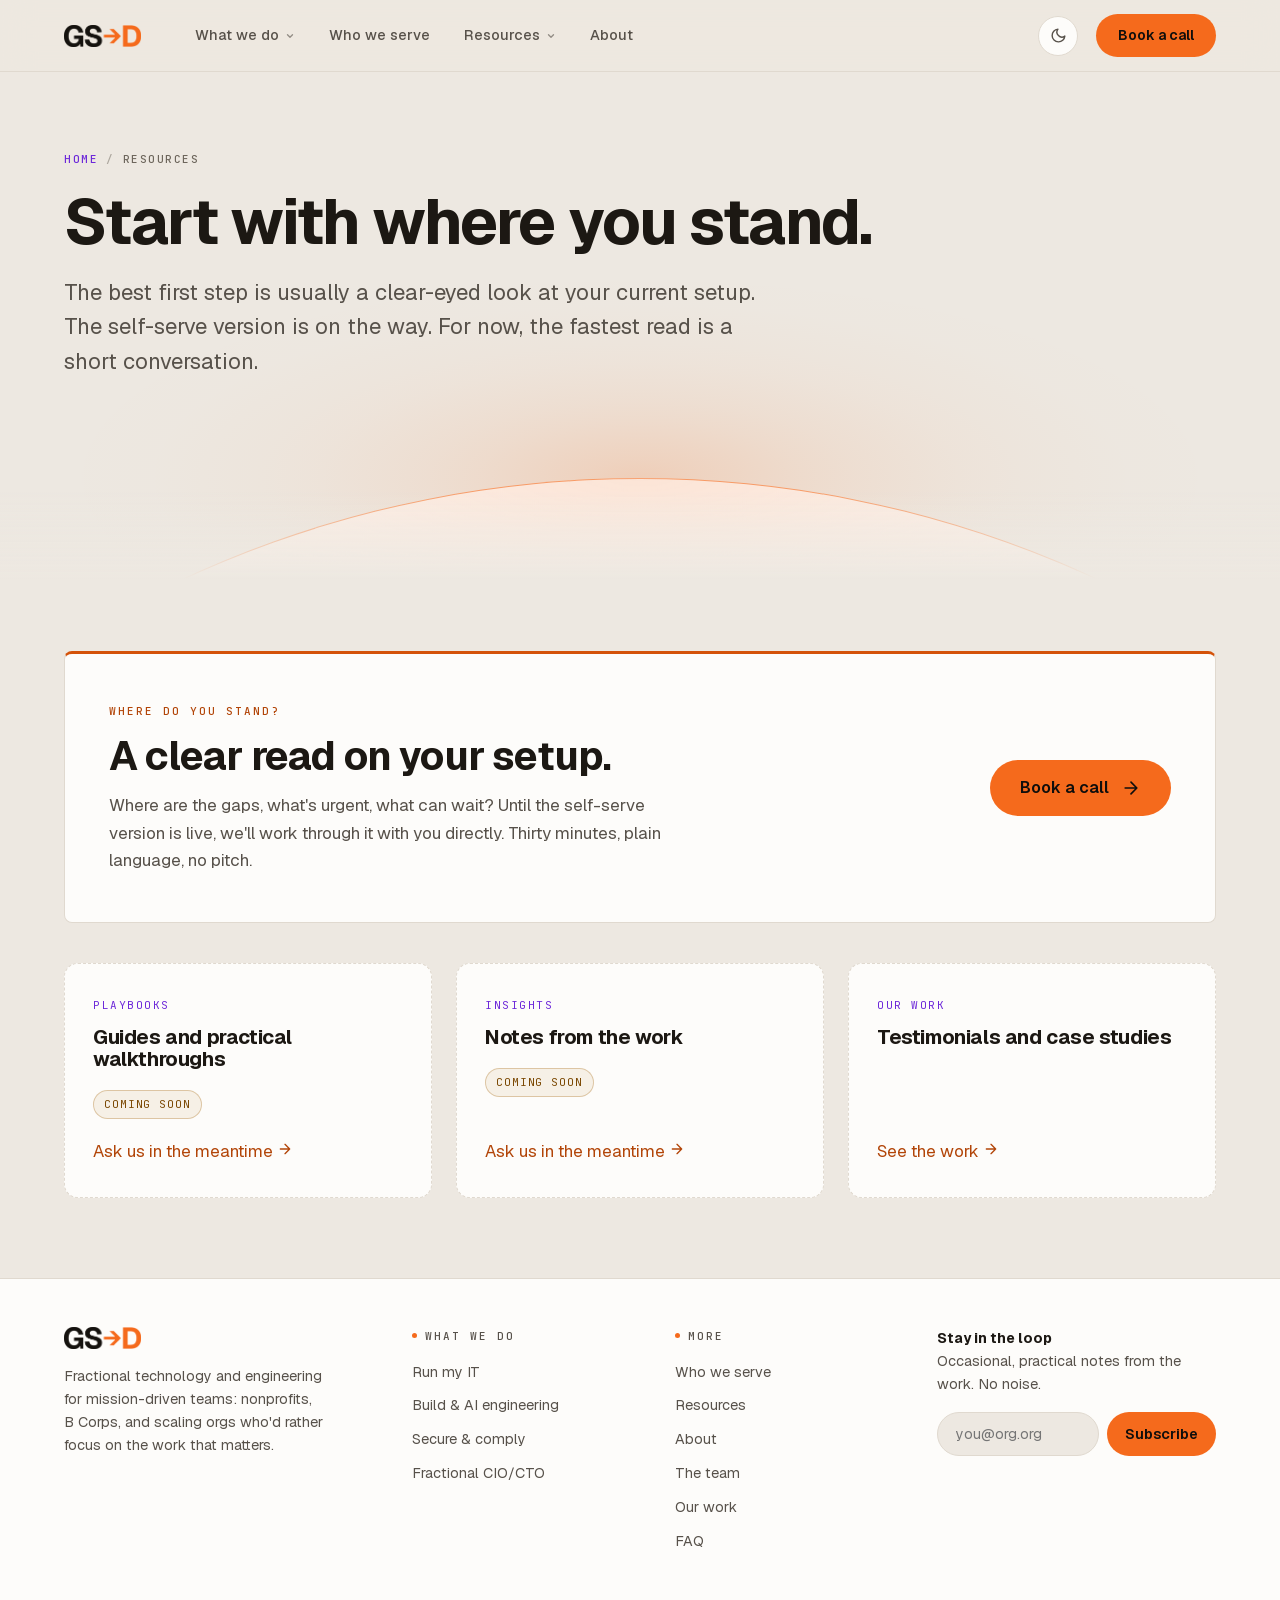
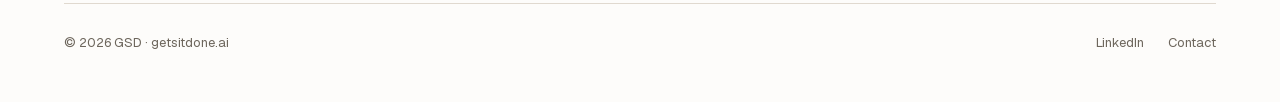
<file: GSD-SHARE-PREVIEW/resources.html>
<!DOCTYPE html><html lang="en"><head><meta name="robots" content="noindex, nofollow"><meta charset="UTF-8"><meta name="viewport" content="width=device-width, initial-scale=1.0"><title>Resources | GSD</title><meta name="description" content="Start with where you stand. A short conversation about your current setup, plus playbooks and insights coming soon."><meta property="og:type" content="website"><meta property="og:title" content="Resources | GSD"><meta property="og:description" content="Start with where you stand. A short conversation about your current setup, plus playbooks and insights coming soon."><meta property="og:url" content="https://getsitdone.ai/resources.html"><meta property="og:image" content="https://getsitdone.ai/og-image.png"><meta property="og:image:width" content="1200"><meta property="og:image:height" content="630"><meta property="og:site_name" content="GSD"><meta name="twitter:card" content="summary_large_image"><meta name="twitter:title" content="Resources | GSD"><meta name="twitter:description" content="Start with where you stand. A short conversation about your current setup, plus playbooks and insights coming soon."><meta name="twitter:image" content="https://getsitdone.ai/og-image.png"><link rel="canonical" href="https://getsitdone.ai/resources.html"><link rel="icon" type="image/svg+xml" href="favicon.svg"><link rel="preload" href="fonts/geist.woff2" as="font" type="font/woff2" crossorigin><link rel="preload" href="fonts/jetbrains-mono.woff2" as="font" type="font/woff2" crossorigin><!-- No-FOUC: set theme before first paint. Default follows the OS (prefers-color-scheme);
       an explicit toggle choice in localStorage overrides it. --><script>try{var t=localStorage.getItem('gsd-theme');if(!t)t=matchMedia('(prefers-color-scheme: dark)').matches?'dark':'light';document.documentElement.setAttribute('data-theme',t)}catch(e){document.documentElement.setAttribute('data-theme','dark')}</script><script type="application/ld+json">{"@context":"https://schema.org","@graph":[{"@type":"Organization","@id":"https://getsitdone.ai/#organization","name":"GSD","alternateName":"Get Stuff Done","url":"https://getsitdone.ai","image":"https://getsitdone.ai/og-image.png","description":"Fractional technology and engineering for mission-driven teams: nonprofits, B Corps, and scaling orgs. Strategy, software build, security, and day-to-day operations.","disambiguatingDescription":"An AI-sensible engineering team and IT shop. Software across the stack, AI integration, security, and day-to-day operations.","sameAs":["https://www.linkedin.com/company/getsitdone/"],"founder":{"@id":"https://getsitdone.ai/#shiraz"},"contactPoint":{"@type":"ContactPoint","email":"hello@getsitdone.ai","contactType":"sales","availableLanguage":"English"},"areaServed":"United States","knowsAbout":["Managed IT services","Software engineering","AI engineering","Fractional CIO/CTO","Security and compliance"]},{"@type":"WebSite","@id":"https://getsitdone.ai/#website","url":"https://getsitdone.ai","name":"GSD","publisher":{"@id":"https://getsitdone.ai/#organization"},"inLanguage":"en-US"},{"@type":"Person","@id":"https://getsitdone.ai/#shiraz","name":"Shiraz Karmaz","jobTitle":"Co-founder, Fractional CIO/CTO","worksFor":{"@id":"https://getsitdone.ai/#organization"},"sameAs":["https://www.linkedin.com/in/shirazkarmaz/"],"knowsAbout":["Fractional CIO/CTO","SOC 2 Type I and Type II","HIPAA compliance","PCI readiness","Engineering leadership","Healthcare technology"]},{"@type":"BreadcrumbList","itemListElement":[{"@type":"ListItem","position":1,"name":"Home","item":"https://getsitdone.ai/"},{"@type":"ListItem","position":2,"name":"Resources"}]}]}</script><link rel="stylesheet" href="assets/Base.rJeSJEMk.css"></head><body><a href="#main" class="skip-link">Skip to content</a><nav class="nav"><div class="container nav-inner"><div class="nav-left"><a class="nav-logo" href="index.html" aria-label="GSD home"><span class="gsd-wordmark gsd-logo"><img class="gsd-logo-light" src="brand/gsd-logo-light.png" width="317" height="91" alt="GSD"><img class="gsd-logo-dark" src="brand/gsd-logo-dark.png" width="319" height="93" alt="GSD"></span></a><div class="nav-menu"><div class="nav-item"><a class="nav-trigger" href="what-we-do.html">What we do<svg class="caret" viewBox="0 0 12 12" fill="none" stroke="currentColor" stroke-width="1.6" stroke-linecap="round" stroke-linejoin="round" aria-hidden="true"><path d="M3 4.5L6 7.5L9 4.5"></path></svg></a><div class="nav-dropdown" role="menu"><a class="nav-dd-item" role="menuitem" href="run-it.html"><span class="nav-dd-body"><span class="nav-dd-label">Run my IT</span><span class="nav-dd-desc">Managed IT and day-to-day operations</span></span></a><a class="nav-dd-item" role="menuitem" href="build.html"><span class="nav-dd-body"><span class="nav-dd-label">Build &amp; AI engineering</span><span class="nav-dd-desc">Software built and shipped, AI-sensible</span></span></a><a class="nav-dd-item" role="menuitem" href="secure-comply.html"><span class="nav-dd-body"><span class="nav-dd-label">Secure &amp; comply</span><span class="nav-dd-desc">Security posture and readiness</span></span></a><a class="nav-dd-item" role="menuitem" href="fractional.html"><span class="nav-dd-body"><span class="nav-dd-label">Fractional CIO/CTO</span><span class="nav-dd-desc">Direction and the hard calls, from Shiraz</span></span></a></div></div><div class="nav-item"><a class="nav-trigger" href="who-we-serve.html">Who we serve</a></div><div class="nav-item"><a class="nav-trigger" href="resources.html">Resources<svg class="caret" viewBox="0 0 12 12" fill="none" stroke="currentColor" stroke-width="1.6" stroke-linecap="round" stroke-linejoin="round" aria-hidden="true"><path d="M3 4.5L6 7.5L9 4.5"></path></svg></a><div class="nav-dropdown" role="menu"><a class="nav-dd-item" role="menuitem" href="resources.html#where-you-stand"><span class="nav-dd-body"><span class="nav-dd-label">Where do you stand?</span><span class="nav-dd-desc">A short read on your current setup</span></span></a><a class="nav-dd-item" role="menuitem" href="our-work.html"><span class="nav-dd-body"><span class="nav-dd-label">Our work</span><span class="nav-dd-desc">Testimonials and case studies</span></span></a></div></div><div class="nav-item"><a class="nav-trigger" href="about.html">About</a></div></div></div><div class="nav-right"><button class="theme-toggle" type="button" aria-label="Switch to dark mode" title="Switch to dark mode"><svg class="icon-sun" viewBox="0 0 24 24" fill="none" stroke="currentColor" stroke-width="2" stroke-linecap="round" stroke-linejoin="round" aria-hidden="true"><circle cx="12" cy="12" r="4"></circle><path d="M12 2v2M12 20v2M4.93 4.93l1.41 1.41M17.66 17.66l1.41 1.41M2 12h2M20 12h2M4.93 19.07l1.41-1.41M17.66 6.34l1.41-1.41"></path></svg><svg class="icon-moon" viewBox="0 0 24 24" fill="none" stroke="currentColor" stroke-width="2" stroke-linecap="round" stroke-linejoin="round" aria-hidden="true" style="display:none"><path d="M21 12.79A9 9 0 1 1 11.21 3 7 7 0 0 0 21 12.79z"></path></svg></button><a class="nav-cta" href="contact.html">Book a call</a><button class="nav-mobile-toggle" type="button" aria-expanded="false" aria-controls="nav-mobile-panel">Menu</button></div></div><div class="nav-mobile-panel closed" id="nav-mobile-panel"><div class="container"><div class="nm-group"><a class="nm-head" href="what-we-do.html">What we do</a><a class="nm-link" href="run-it.html">Run my IT</a><a class="nm-link" href="build.html">Build &amp; AI engineering</a><a class="nm-link" href="secure-comply.html">Secure &amp; comply</a><a class="nm-link" href="fractional.html">Fractional CIO/CTO</a></div><div class="nm-group"><a class="nm-link" href="who-we-serve.html">Who we serve</a></div><div class="nm-group"><a class="nm-head" href="resources.html">Resources</a><a class="nm-link" href="resources.html#where-you-stand">Where do you stand?</a><a class="nm-link" href="our-work.html">Our work</a></div><div class="nm-group"><a class="nm-link" href="about.html">About</a></div></div></div></nav><div id="main"><section class="page-hero"><div class="container"><div class="breadcrumb"><a href="index.html">Home</a><span class="sep">/</span><span>Resources</span></div><h1>Start with where you stand.</h1><p class="lead">The best first step is usually a clear-eyed look at your current setup. The self-serve version is on the way. For now, the fastest read is a short conversation.</p></div><div class="hero-stage page-stage" aria-hidden="true"><div class="hero-arc"></div></div></section><section style="background: var(--bg); padding-top: 72px; padding-bottom: 80px"><div class="container"><div class="resource-feature" id="where-you-stand" style="scroll-margin-top: 90px"><div><span class="rf-tag">Where do you stand?</span><h2>A clear read on your setup.</h2><p>Where are the gaps, what's urgent, what can wait? Until the self-serve version is live, we'll work through it with you directly. Thirty minutes, plain language, no pitch.</p></div><a class="cta-button" href="contact.html" style="white-space: nowrap">Book a call<svg width="20" height="20" viewBox="0 0 24 24" fill="none" stroke="currentColor" stroke-width="2" stroke-linecap="round" stroke-linejoin="round" aria-hidden="true"><path d="M5 12h14M12 5l7 7-7 7"></path></svg></a></div><div class="placeholder-grid"><div class="placeholder-card" id="playbooks" style="scroll-margin-top: 90px"><span class="pc-eyebrow">Playbooks</span><h3>Guides and practical walkthroughs</h3><span class="coming-soon">Coming soon</span><a class="service-cta" href="contact.html">Ask us in the meantime <svg width="16" height="16" viewBox="0 0 24 24" fill="none" stroke="currentColor" stroke-width="2" stroke-linecap="round" stroke-linejoin="round" aria-hidden="true"><path d="M5 12h14M12 5l7 7-7 7"></path></svg></a></div><div class="placeholder-card" id="insights" style="scroll-margin-top: 90px"><span class="pc-eyebrow">Insights</span><h3>Notes from the work</h3><span class="coming-soon">Coming soon</span><a class="service-cta" href="contact.html">Ask us in the meantime <svg width="16" height="16" viewBox="0 0 24 24" fill="none" stroke="currentColor" stroke-width="2" stroke-linecap="round" stroke-linejoin="round" aria-hidden="true"><path d="M5 12h14M12 5l7 7-7 7"></path></svg></a></div><div class="placeholder-card" id="our-work" style="scroll-margin-top: 90px"><span class="pc-eyebrow">Our work</span><h3>Testimonials and case studies</h3><a class="service-cta" href="our-work.html">See the work <svg width="16" height="16" viewBox="0 0 24 24" fill="none" stroke="currentColor" stroke-width="2" stroke-linecap="round" stroke-linejoin="round" aria-hidden="true"><path d="M5 12h14M12 5l7 7-7 7"></path></svg></a></div></div></div></section></div><footer><div class="container"><div class="footer-grid"><div class="footer-brand"><a class="footer-logo" href="index.html" aria-label="GSD home"><span class="gsd-wordmark gsd-logo"><img class="gsd-logo-light" src="brand/gsd-logo-light.png" width="317" height="91" alt="GSD"><img class="gsd-logo-dark" src="brand/gsd-logo-dark.png" width="319" height="93" alt="GSD"></span></a><p>Fractional technology and engineering for mission-driven teams: nonprofits, B Corps, and scaling orgs who'd rather focus on the work that matters.</p></div><div class="footer-col"><h5>What we do</h5><a href="run-it.html">Run my IT</a><a href="build.html">Build &amp; AI engineering</a><a href="secure-comply.html">Secure &amp; comply</a><a href="fractional.html">Fractional CIO/CTO</a></div><div class="footer-col"><h5>More</h5><a href="who-we-serve.html">Who we serve</a><a href="resources.html">Resources</a><a href="about.html">About</a><a href="about.html#team">The team</a><a href="our-work.html">Our work</a><a href="faq.html">FAQ</a></div><div class="footer-news"><h5>Stay in the loop</h5><p>Occasional, practical notes from the work. No noise.</p><form class="news-form" id="newsletter-form" novalidate><input type="email" name="email" placeholder="you@org.org" aria-label="Email address" required autocomplete="email"><!-- Honeypot: real users leave this blank; bots fill it. Hidden from view + a11y. --><input type="text" name="company" tabindex="-1" autocomplete="off" aria-hidden="true" style="position:absolute;left:-9999px;width:1px;height:1px;opacity:0"><button type="submit">Subscribe</button><div class="news-turnstile" id="newsletter-turnstile"></div></form><p class="news-status" id="newsletter-status" role="status" aria-live="polite" hidden></p></div></div><div class="footer-legal"><span class="copyright">© 2026 GSD · getsitdone.ai</span><div class="legal-links"><a href="https://linkedin.com/company/getsitdone" target="_blank" rel="noopener">LinkedIn</a><a href="contact.html">Contact</a></div></div></div></footer><script src="site.js" defer></script></body></html>
</file>
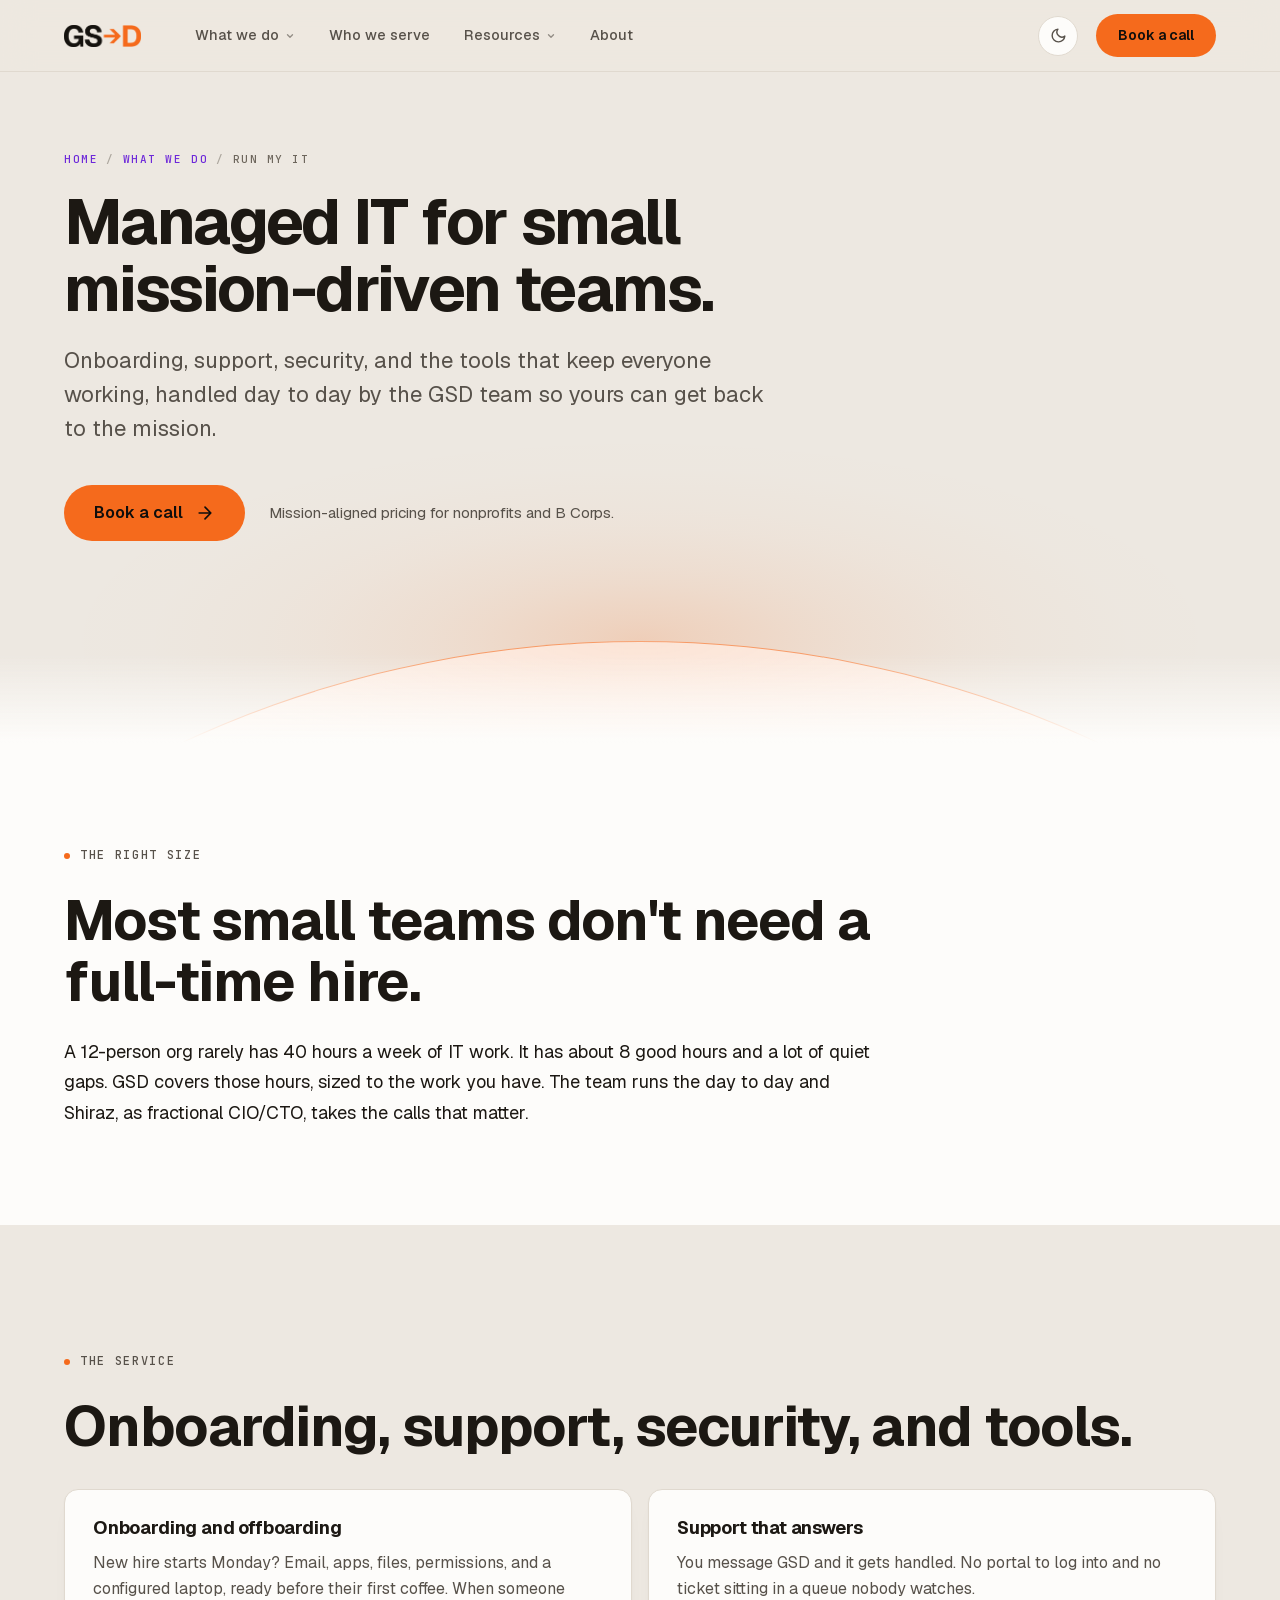
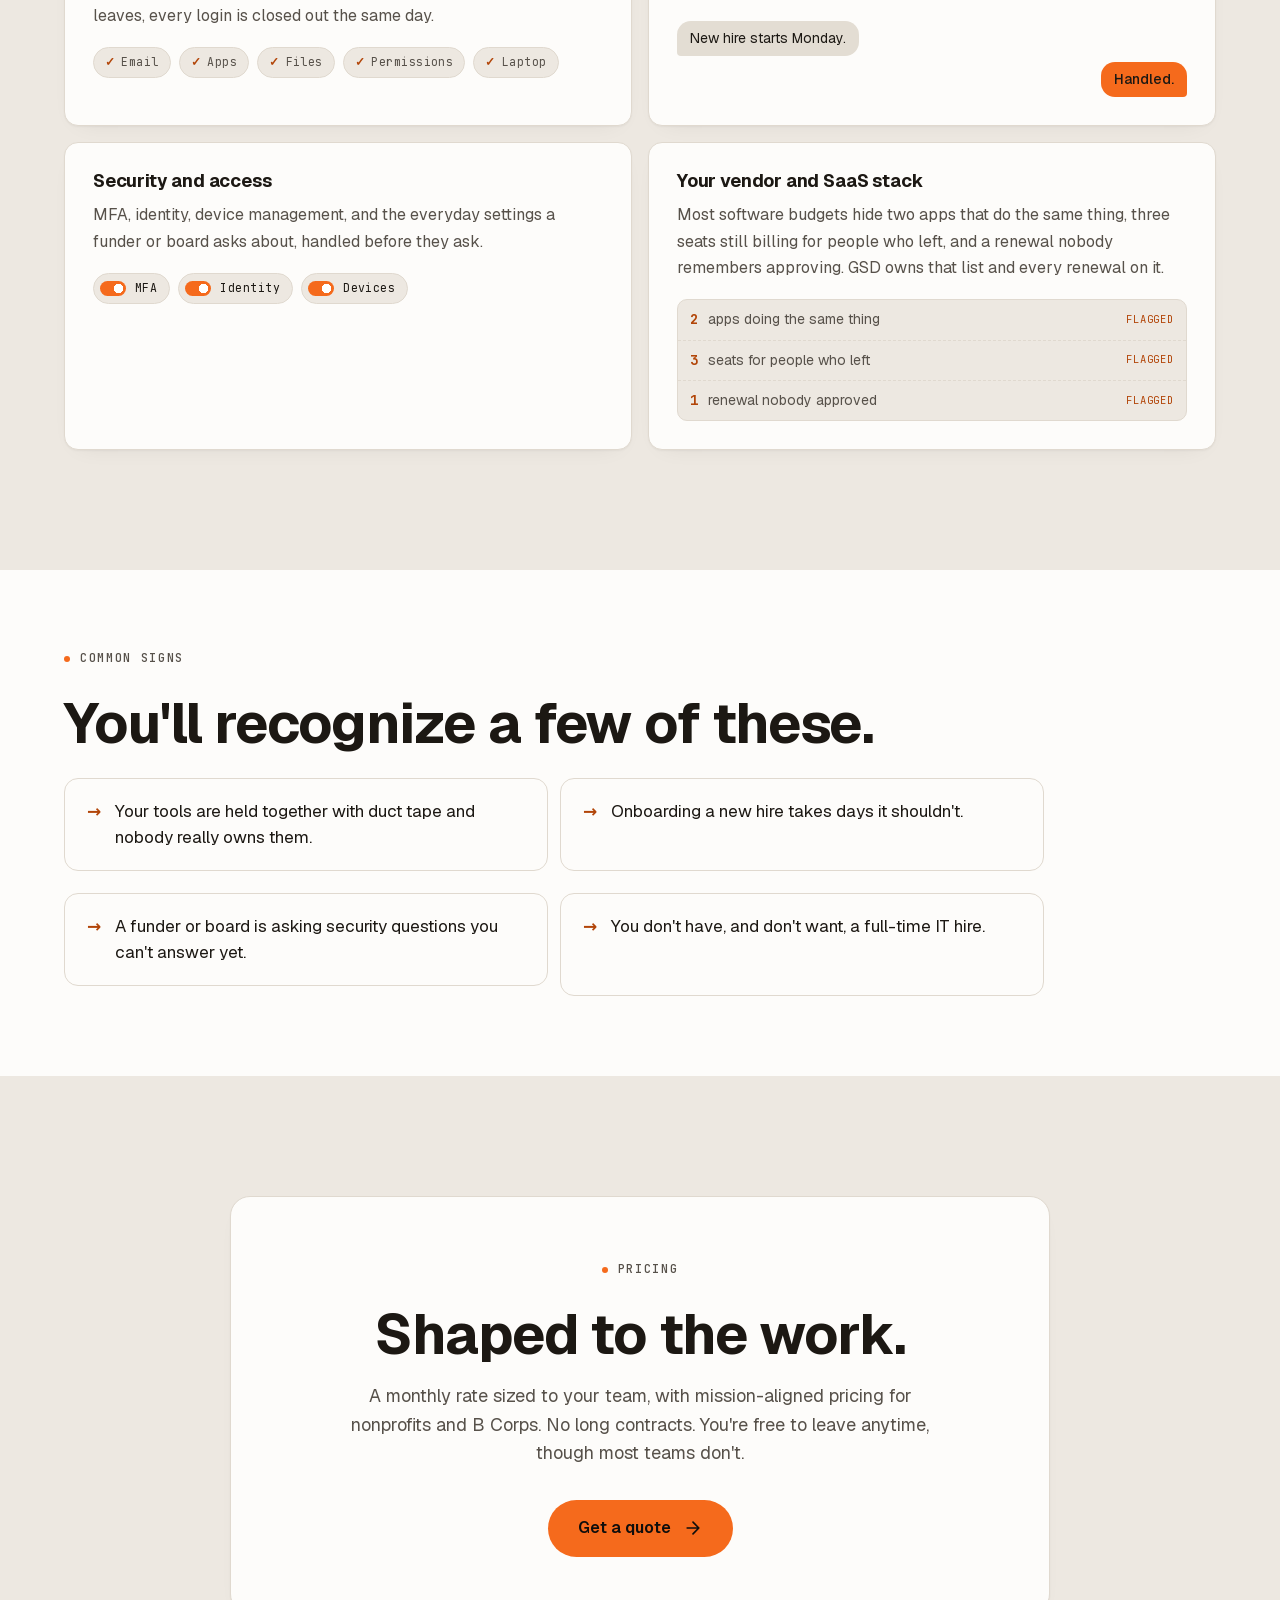
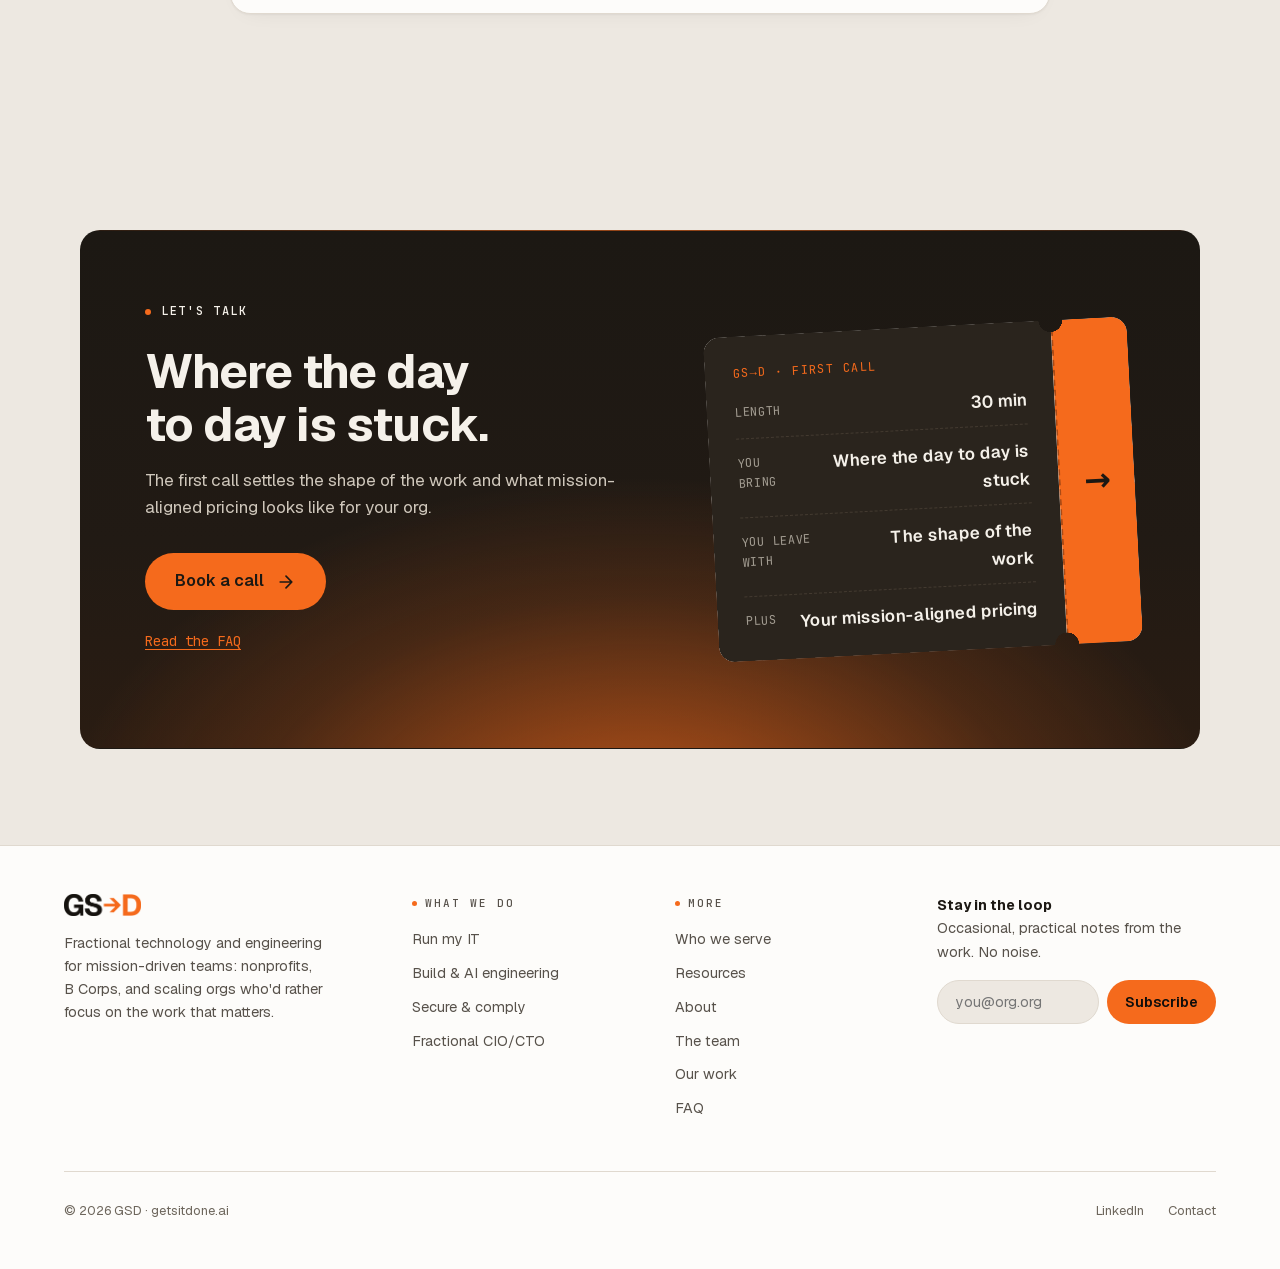
<file: GSD-SHARE-PREVIEW/run-it.html>
<!DOCTYPE html><html lang="en"><head><meta name="robots" content="noindex, nofollow"><meta charset="UTF-8"><meta name="viewport" content="width=device-width, initial-scale=1.0"><title>Run my IT | GSD</title><meta name="description" content="Managed IT for small mission-driven teams. Onboarding, support, security, and the software and vendors you pay for, run by the GSD team and sized to the work you have, with mission-aligned pricing."><meta property="og:type" content="website"><meta property="og:title" content="Run my IT | GSD"><meta property="og:description" content="Managed IT for small mission-driven teams. Onboarding, support, security, and the software and vendors you pay for, run by the GSD team and sized to the work you have, with mission-aligned pricing."><meta property="og:url" content="https://getsitdone.ai/run-it.html"><meta property="og:image" content="https://getsitdone.ai/og-image.png"><meta property="og:image:width" content="1200"><meta property="og:image:height" content="630"><meta property="og:site_name" content="GSD"><meta name="twitter:card" content="summary_large_image"><meta name="twitter:title" content="Run my IT | GSD"><meta name="twitter:description" content="Managed IT for small mission-driven teams. Onboarding, support, security, and the software and vendors you pay for, run by the GSD team and sized to the work you have, with mission-aligned pricing."><meta name="twitter:image" content="https://getsitdone.ai/og-image.png"><link rel="canonical" href="https://getsitdone.ai/run-it.html"><link rel="icon" type="image/svg+xml" href="favicon.svg"><link rel="preload" href="fonts/geist.woff2" as="font" type="font/woff2" crossorigin><link rel="preload" href="fonts/jetbrains-mono.woff2" as="font" type="font/woff2" crossorigin><!-- No-FOUC: set theme before first paint. Default follows the OS (prefers-color-scheme);
       an explicit toggle choice in localStorage overrides it. --><script>try{var t=localStorage.getItem('gsd-theme');if(!t)t=matchMedia('(prefers-color-scheme: dark)').matches?'dark':'light';document.documentElement.setAttribute('data-theme',t)}catch(e){document.documentElement.setAttribute('data-theme','dark')}</script><script type="application/ld+json">{"@context":"https://schema.org","@graph":[{"@type":"Organization","@id":"https://getsitdone.ai/#organization","name":"GSD","alternateName":"Get Stuff Done","url":"https://getsitdone.ai","image":"https://getsitdone.ai/og-image.png","description":"Fractional technology and engineering for mission-driven teams: nonprofits, B Corps, and scaling orgs. Strategy, software build, security, and day-to-day operations.","disambiguatingDescription":"An AI-sensible engineering team and IT shop. Software across the stack, AI integration, security, and day-to-day operations.","sameAs":["https://www.linkedin.com/company/getsitdone/"],"founder":{"@id":"https://getsitdone.ai/#shiraz"},"contactPoint":{"@type":"ContactPoint","email":"hello@getsitdone.ai","contactType":"sales","availableLanguage":"English"},"areaServed":"United States","knowsAbout":["Managed IT services","Software engineering","AI engineering","Fractional CIO/CTO","Security and compliance"]},{"@type":"WebSite","@id":"https://getsitdone.ai/#website","url":"https://getsitdone.ai","name":"GSD","publisher":{"@id":"https://getsitdone.ai/#organization"},"inLanguage":"en-US"},{"@type":"Person","@id":"https://getsitdone.ai/#shiraz","name":"Shiraz Karmaz","jobTitle":"Co-founder, Fractional CIO/CTO","worksFor":{"@id":"https://getsitdone.ai/#organization"},"sameAs":["https://www.linkedin.com/in/shirazkarmaz/"],"knowsAbout":["Fractional CIO/CTO","SOC 2 Type I and Type II","HIPAA compliance","PCI readiness","Engineering leadership","Healthcare technology"]},{"@type":"BreadcrumbList","itemListElement":[{"@type":"ListItem","position":1,"name":"Home","item":"https://getsitdone.ai/"},{"@type":"ListItem","position":2,"name":"What we do","item":"https://getsitdone.ai/what-we-do"},{"@type":"ListItem","position":3,"name":"Run my IT"}]},{"@type":"Service","@id":"https://getsitdone.ai/run-it#service","name":"Managed IT operations","serviceType":["Managed IT services","Outsourced IT","IT support","Fractional IT function"],"description":"Managed IT for small mission-driven teams. Onboarding and offboarding, support, security and access, and the vendor and SaaS stack, run as a fractional IT function sized to the work you have. Mission-aligned pricing for nonprofits and B Corps.","provider":{"@id":"https://getsitdone.ai/#organization"},"areaServed":"United States","audience":{"@type":"Audience","audienceType":"Nonprofits, B Corps, and mission-driven organizations"}}]}</script><link rel="stylesheet" href="assets/Base.rJeSJEMk.css"></head><body><a href="#main" class="skip-link">Skip to content</a><nav class="nav"><div class="container nav-inner"><div class="nav-left"><a class="nav-logo" href="index.html" aria-label="GSD home"><span class="gsd-wordmark gsd-logo"><img class="gsd-logo-light" src="brand/gsd-logo-light.png" width="317" height="91" alt="GSD"><img class="gsd-logo-dark" src="brand/gsd-logo-dark.png" width="319" height="93" alt="GSD"></span></a><div class="nav-menu"><div class="nav-item"><a class="nav-trigger" href="what-we-do.html">What we do<svg class="caret" viewBox="0 0 12 12" fill="none" stroke="currentColor" stroke-width="1.6" stroke-linecap="round" stroke-linejoin="round" aria-hidden="true"><path d="M3 4.5L6 7.5L9 4.5"></path></svg></a><div class="nav-dropdown" role="menu"><a class="nav-dd-item" role="menuitem" href="run-it.html"><span class="nav-dd-body"><span class="nav-dd-label">Run my IT</span><span class="nav-dd-desc">Managed IT and day-to-day operations</span></span></a><a class="nav-dd-item" role="menuitem" href="build.html"><span class="nav-dd-body"><span class="nav-dd-label">Build &amp; AI engineering</span><span class="nav-dd-desc">Software built and shipped, AI-sensible</span></span></a><a class="nav-dd-item" role="menuitem" href="secure-comply.html"><span class="nav-dd-body"><span class="nav-dd-label">Secure &amp; comply</span><span class="nav-dd-desc">Security posture and readiness</span></span></a><a class="nav-dd-item" role="menuitem" href="fractional.html"><span class="nav-dd-body"><span class="nav-dd-label">Fractional CIO/CTO</span><span class="nav-dd-desc">Direction and the hard calls, from Shiraz</span></span></a></div></div><div class="nav-item"><a class="nav-trigger" href="who-we-serve.html">Who we serve</a></div><div class="nav-item"><a class="nav-trigger" href="resources.html">Resources<svg class="caret" viewBox="0 0 12 12" fill="none" stroke="currentColor" stroke-width="1.6" stroke-linecap="round" stroke-linejoin="round" aria-hidden="true"><path d="M3 4.5L6 7.5L9 4.5"></path></svg></a><div class="nav-dropdown" role="menu"><a class="nav-dd-item" role="menuitem" href="resources.html#where-you-stand"><span class="nav-dd-body"><span class="nav-dd-label">Where do you stand?</span><span class="nav-dd-desc">A short read on your current setup</span></span></a><a class="nav-dd-item" role="menuitem" href="our-work.html"><span class="nav-dd-body"><span class="nav-dd-label">Our work</span><span class="nav-dd-desc">Testimonials and case studies</span></span></a></div></div><div class="nav-item"><a class="nav-trigger" href="about.html">About</a></div></div></div><div class="nav-right"><button class="theme-toggle" type="button" aria-label="Switch to dark mode" title="Switch to dark mode"><svg class="icon-sun" viewBox="0 0 24 24" fill="none" stroke="currentColor" stroke-width="2" stroke-linecap="round" stroke-linejoin="round" aria-hidden="true"><circle cx="12" cy="12" r="4"></circle><path d="M12 2v2M12 20v2M4.93 4.93l1.41 1.41M17.66 17.66l1.41 1.41M2 12h2M20 12h2M4.93 19.07l1.41-1.41M17.66 6.34l1.41-1.41"></path></svg><svg class="icon-moon" viewBox="0 0 24 24" fill="none" stroke="currentColor" stroke-width="2" stroke-linecap="round" stroke-linejoin="round" aria-hidden="true" style="display:none"><path d="M21 12.79A9 9 0 1 1 11.21 3 7 7 0 0 0 21 12.79z"></path></svg></button><a class="nav-cta" href="contact.html">Book a call</a><button class="nav-mobile-toggle" type="button" aria-expanded="false" aria-controls="nav-mobile-panel">Menu</button></div></div><div class="nav-mobile-panel closed" id="nav-mobile-panel"><div class="container"><div class="nm-group"><a class="nm-head" href="what-we-do.html">What we do</a><a class="nm-link" href="run-it.html">Run my IT</a><a class="nm-link" href="build.html">Build &amp; AI engineering</a><a class="nm-link" href="secure-comply.html">Secure &amp; comply</a><a class="nm-link" href="fractional.html">Fractional CIO/CTO</a></div><div class="nm-group"><a class="nm-link" href="who-we-serve.html">Who we serve</a></div><div class="nm-group"><a class="nm-head" href="resources.html">Resources</a><a class="nm-link" href="resources.html#where-you-stand">Where do you stand?</a><a class="nm-link" href="our-work.html">Our work</a></div><div class="nm-group"><a class="nm-link" href="about.html">About</a></div></div></div></nav><div id="main"><section class="page-hero"><div class="container"><div class="breadcrumb"><a href="index.html">Home</a><span class="sep">/</span><a href="what-we-do.html">What we do</a><span class="sep">/</span><span>Run my IT</span></div><h1>Managed IT for small mission-driven teams.</h1><p class="lead">Onboarding, support, security, and the tools that keep everyone working, handled day to day by the GSD team so yours can get back to the mission.</p><div class="cta-row"><a class="cta-button" href="contact.html">Book a call<svg width="20" height="20" viewBox="0 0 24 24" fill="none" stroke="currentColor" stroke-width="2" stroke-linecap="round" stroke-linejoin="round" aria-hidden="true"><path d="M5 12h14M12 5l7 7-7 7"></path></svg></a><span class="cta-secondary">Mission-aligned pricing for nonprofits and B Corps.</span></div></div><div class="hero-stage page-stage" aria-hidden="true"><div class="hero-arc"></div></div></section><section class="prose-section" style="background: var(--bg-elevated)"><div class="container"><span class="section-label">The right size</span><h2 class="section-title" style="max-width: 900px">Most small teams don't need a full-time hire.</h2><p class="prose" style="font-size: 1.125rem; color: var(--text); max-width: 820px">A 12-person org rarely has 40 hours a week of IT work. It has about 8 good hours and a lot of quiet gaps. GSD covers those hours, sized to the work you have. The team runs the day to day and Shiraz, as fractional CIO/CTO, takes the calls that matter.</p></div></section><section class="differentiators" style="background: var(--bg)"><div class="container"><span class="section-label">The service</span><h2 class="section-title">Onboarding, support, security, and tools.</h2><div class="why-grid" style="margin-top: 32px"><div class="why-item"><h3>Onboarding and offboarding</h3><p>New hire starts Monday? Email, apps, files, permissions, and a configured laptop, ready before their first coffee. When someone leaves, every login is closed out the same day.</p><div class="snip snip-checks" aria-hidden="true"><span>Email</span><span>Apps</span><span>Files</span><span>Permissions</span><span>Laptop</span></div></div><div class="why-item"><h3>Support that answers</h3><p>You message GSD and it gets handled. No portal to log into and no ticket sitting in a queue nobody watches.</p><div class="snip snip-chat" aria-hidden="true"><span class="bubble you">New hire starts Monday.</span><span class="bubble gsd">Handled.</span></div></div><div class="why-item"><h3>Security and access</h3><p>MFA, identity, device management, and the everyday settings a funder or board asks about, handled before they ask.</p><div class="snip snip-toggles" aria-hidden="true"><span>MFA</span><span>Identity</span><span>Devices</span></div></div><div class="why-item"><h3>Your vendor and SaaS stack</h3><p>Most software budgets hide two apps that do the same thing, three seats still billing for people who left, and a renewal nobody remembers approving. GSD owns that list and every renewal on it.</p><div class="snip snip-ledger" aria-hidden="true"><span><b>2</b> apps doing the same thing</span><span><b>3</b> seats for people who left</span><span><b>1</b> renewal nobody approved</span></div></div></div></div></section><section style="background: var(--bg-elevated); padding-top: 72px; padding-bottom: 80px"><div class="container"><span class="section-label">Common signs</span><h2 class="section-title" style="max-width: 820px">You'll recognize a few of these.</h2><ul class="signs-list"><li style="margin-bottom: 10px">Your tools are held together with duct tape and nobody really owns them.</li><li style="margin-bottom: 10px">Onboarding a new hire takes days it shouldn't.</li><li style="margin-bottom: 10px">A funder or board is asking security questions you can't answer yet.</li><li>You don't have, and don't want, a full-time IT hire.</li></ul></div></section><section class="pricing-signal" style="background: var(--bg)"><div class="container"><span class="section-label">Pricing</span><h2 class="section-title">Shaped to the work.</h2><p class="pricing-desc">A monthly rate sized to your team, with mission-aligned pricing for nonprofits and B Corps. No long contracts. You're free to leave anytime, though most teams don't.</p><a class="cta-button" href="contact.html">Get a quote<svg width="20" height="20" viewBox="0 0 24 24" fill="none" stroke="currentColor" stroke-width="2" stroke-linecap="round" stroke-linejoin="round" aria-hidden="true"><path d="M5 12h14M12 5l7 7-7 7"></path></svg></a></div></section><section class="cta-section cta-ticket"><div class="container"><div class="cta-ticket-copy"><span class="section-label">Let's talk</span><h2>Where the day to day is stuck.</h2><p>The first call settles the shape of the work and what mission-aligned pricing looks like for your org.</p><a class="cta-button" href="contact.html">Book a call<svg width="20" height="20" viewBox="0 0 24 24" fill="none" stroke="currentColor" stroke-width="2" stroke-linecap="round" stroke-linejoin="round" aria-hidden="true"><path d="M5 12h14M12 5l7 7-7 7"></path></svg></a><p class="cta-email"><a href="faq.html">Read the FAQ</a></p></div><div class="ticket" aria-hidden="true"><div class="ticket-main"><span class="ticket-kicker">GS→D · First call</span><div class="ticket-row"><span class="ticket-key">Length</span><span class="ticket-val">30 min</span></div><div class="ticket-row"><span class="ticket-key">You bring</span><span class="ticket-val">Where the day to day is stuck</span></div><div class="ticket-row"><span class="ticket-key">You leave with</span><span class="ticket-val">The shape of the work</span></div><div class="ticket-row"><span class="ticket-key">Plus</span><span class="ticket-val">Your mission-aligned pricing</span></div></div><div class="ticket-stub"><span class="ticket-arrow">→</span></div></div></div></section></div><footer><div class="container"><div class="footer-grid"><div class="footer-brand"><a class="footer-logo" href="index.html" aria-label="GSD home"><span class="gsd-wordmark gsd-logo"><img class="gsd-logo-light" src="brand/gsd-logo-light.png" width="317" height="91" alt="GSD"><img class="gsd-logo-dark" src="brand/gsd-logo-dark.png" width="319" height="93" alt="GSD"></span></a><p>Fractional technology and engineering for mission-driven teams: nonprofits, B Corps, and scaling orgs who'd rather focus on the work that matters.</p></div><div class="footer-col"><h5>What we do</h5><a href="run-it.html">Run my IT</a><a href="build.html">Build &amp; AI engineering</a><a href="secure-comply.html">Secure &amp; comply</a><a href="fractional.html">Fractional CIO/CTO</a></div><div class="footer-col"><h5>More</h5><a href="who-we-serve.html">Who we serve</a><a href="resources.html">Resources</a><a href="about.html">About</a><a href="about.html#team">The team</a><a href="our-work.html">Our work</a><a href="faq.html">FAQ</a></div><div class="footer-news"><h5>Stay in the loop</h5><p>Occasional, practical notes from the work. No noise.</p><form class="news-form" id="newsletter-form" novalidate><input type="email" name="email" placeholder="you@org.org" aria-label="Email address" required autocomplete="email"><!-- Honeypot: real users leave this blank; bots fill it. Hidden from view + a11y. --><input type="text" name="company" tabindex="-1" autocomplete="off" aria-hidden="true" style="position:absolute;left:-9999px;width:1px;height:1px;opacity:0"><button type="submit">Subscribe</button><div class="news-turnstile" id="newsletter-turnstile"></div></form><p class="news-status" id="newsletter-status" role="status" aria-live="polite" hidden></p></div></div><div class="footer-legal"><span class="copyright">© 2026 GSD · getsitdone.ai</span><div class="legal-links"><a href="https://linkedin.com/company/getsitdone" target="_blank" rel="noopener">LinkedIn</a><a href="contact.html">Contact</a></div></div></div></footer><script src="site.js" defer></script></body></html>
</file>
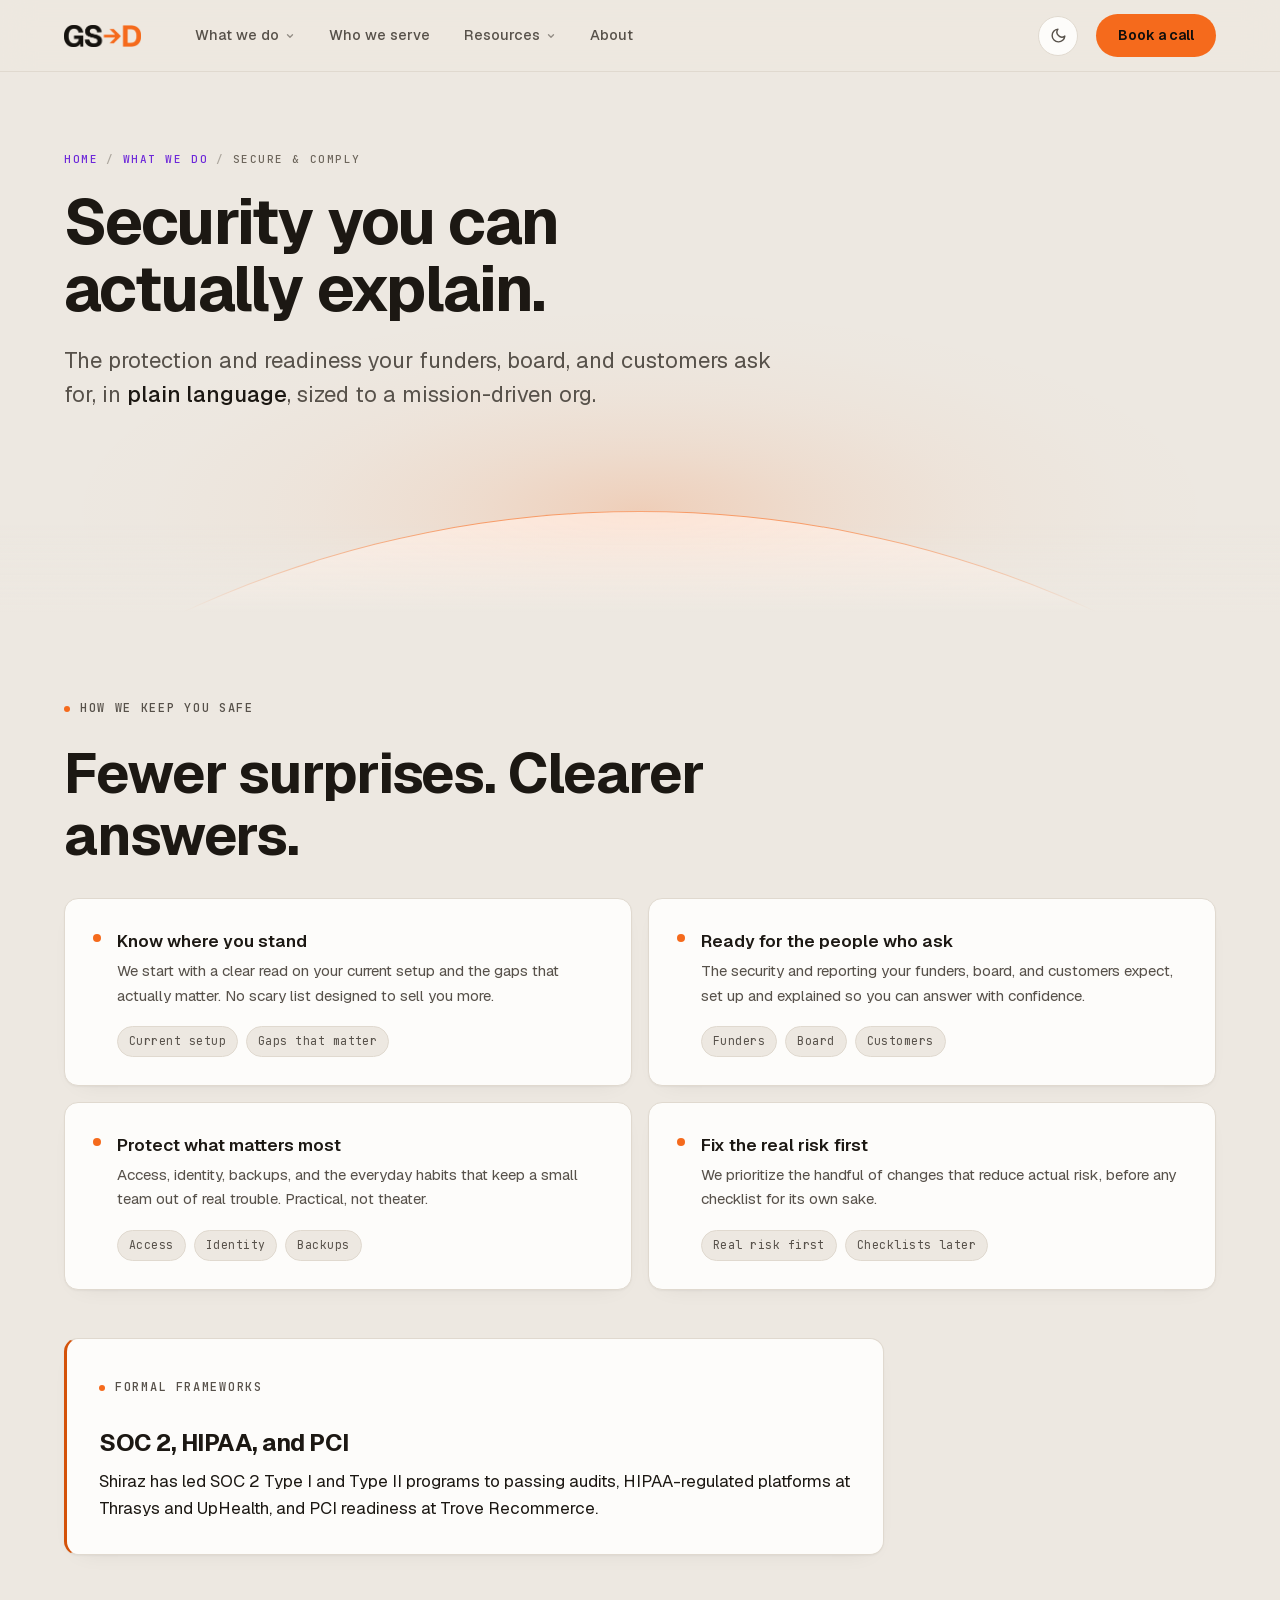
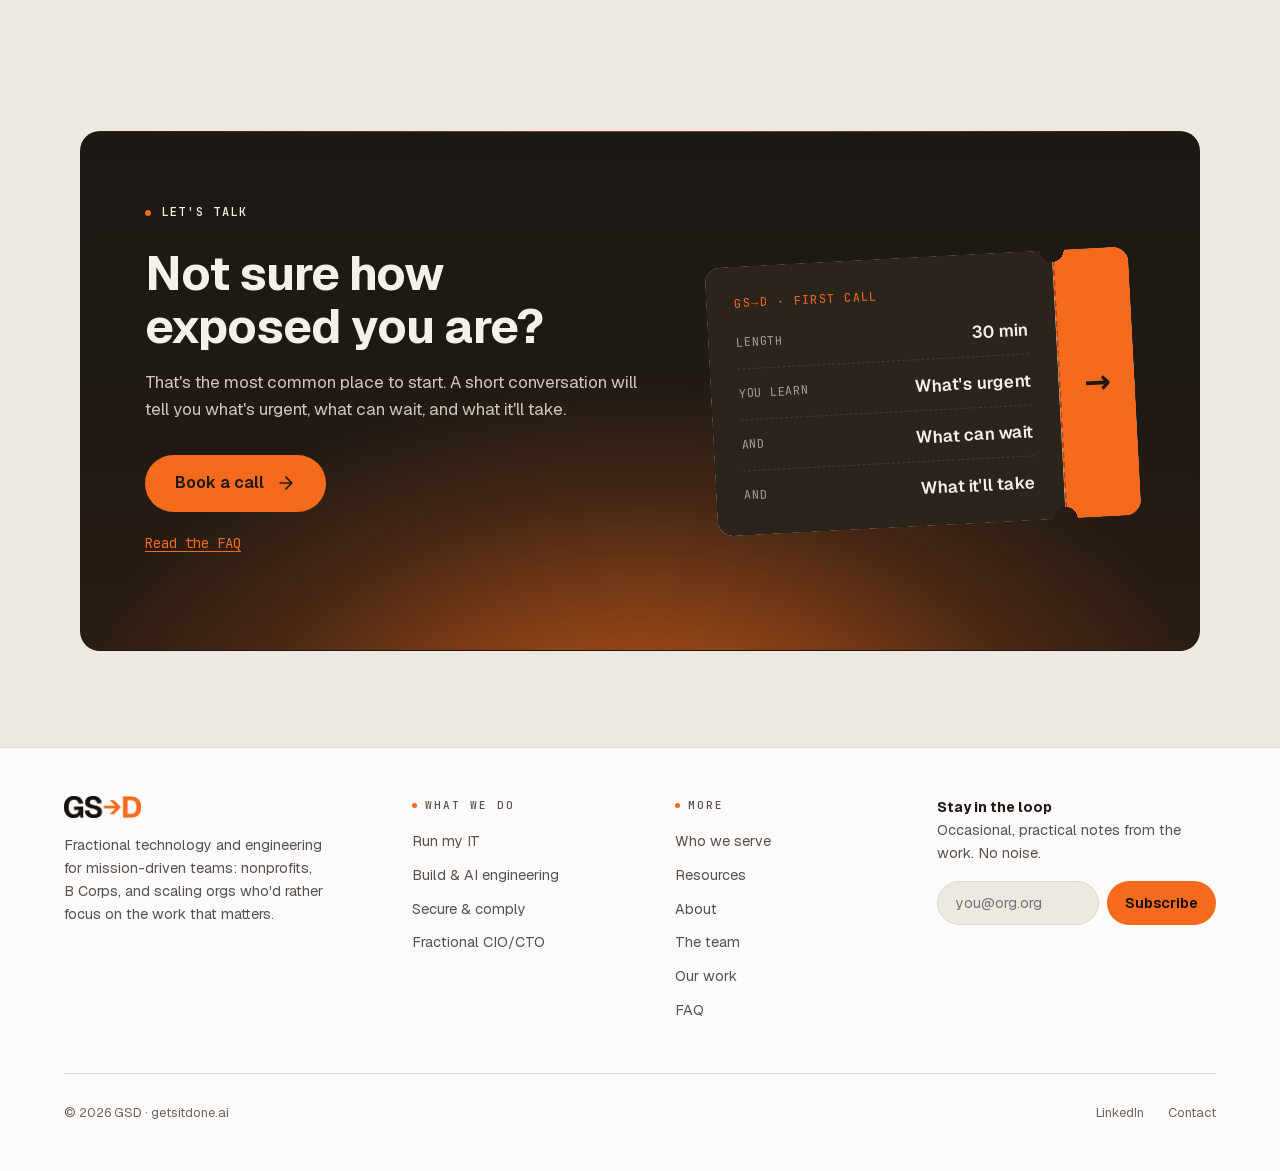
<file: GSD-SHARE-PREVIEW/secure-comply.html>
<!DOCTYPE html><html lang="en"><head><meta name="robots" content="noindex, nofollow"><meta charset="UTF-8"><meta name="viewport" content="width=device-width, initial-scale=1.0"><title>Secure &amp; comply | GSD</title><meta name="description" content="Security you can actually explain. The posture and readiness your funders, board, and customers ask for, in plain language."><meta property="og:type" content="website"><meta property="og:title" content="Secure &amp; comply | GSD"><meta property="og:description" content="Security you can actually explain. The posture and readiness your funders, board, and customers ask for, in plain language."><meta property="og:url" content="https://getsitdone.ai/secure-comply.html"><meta property="og:image" content="https://getsitdone.ai/og-image.png"><meta property="og:image:width" content="1200"><meta property="og:image:height" content="630"><meta property="og:site_name" content="GSD"><meta name="twitter:card" content="summary_large_image"><meta name="twitter:title" content="Secure &amp; comply | GSD"><meta name="twitter:description" content="Security you can actually explain. The posture and readiness your funders, board, and customers ask for, in plain language."><meta name="twitter:image" content="https://getsitdone.ai/og-image.png"><link rel="canonical" href="https://getsitdone.ai/secure-comply.html"><link rel="icon" type="image/svg+xml" href="favicon.svg"><link rel="preload" href="fonts/geist.woff2" as="font" type="font/woff2" crossorigin><link rel="preload" href="fonts/jetbrains-mono.woff2" as="font" type="font/woff2" crossorigin><!-- No-FOUC: set theme before first paint. Default follows the OS (prefers-color-scheme);
       an explicit toggle choice in localStorage overrides it. --><script>try{var t=localStorage.getItem('gsd-theme');if(!t)t=matchMedia('(prefers-color-scheme: dark)').matches?'dark':'light';document.documentElement.setAttribute('data-theme',t)}catch(e){document.documentElement.setAttribute('data-theme','dark')}</script><script type="application/ld+json">{"@context":"https://schema.org","@graph":[{"@type":"Organization","@id":"https://getsitdone.ai/#organization","name":"GSD","alternateName":"Get Stuff Done","url":"https://getsitdone.ai","image":"https://getsitdone.ai/og-image.png","description":"Fractional technology and engineering for mission-driven teams: nonprofits, B Corps, and scaling orgs. Strategy, software build, security, and day-to-day operations.","disambiguatingDescription":"An AI-sensible engineering team and IT shop. Software across the stack, AI integration, security, and day-to-day operations.","sameAs":["https://www.linkedin.com/company/getsitdone/"],"founder":{"@id":"https://getsitdone.ai/#shiraz"},"contactPoint":{"@type":"ContactPoint","email":"hello@getsitdone.ai","contactType":"sales","availableLanguage":"English"},"areaServed":"United States","knowsAbout":["Managed IT services","Software engineering","AI engineering","Fractional CIO/CTO","Security and compliance"]},{"@type":"WebSite","@id":"https://getsitdone.ai/#website","url":"https://getsitdone.ai","name":"GSD","publisher":{"@id":"https://getsitdone.ai/#organization"},"inLanguage":"en-US"},{"@type":"Person","@id":"https://getsitdone.ai/#shiraz","name":"Shiraz Karmaz","jobTitle":"Co-founder, Fractional CIO/CTO","worksFor":{"@id":"https://getsitdone.ai/#organization"},"sameAs":["https://www.linkedin.com/in/shirazkarmaz/"],"knowsAbout":["Fractional CIO/CTO","SOC 2 Type I and Type II","HIPAA compliance","PCI readiness","Engineering leadership","Healthcare technology"]},{"@type":"BreadcrumbList","itemListElement":[{"@type":"ListItem","position":1,"name":"Home","item":"https://getsitdone.ai/"},{"@type":"ListItem","position":2,"name":"What we do","item":"https://getsitdone.ai/what-we-do"},{"@type":"ListItem","position":3,"name":"Secure & comply"}]},{"@type":"Service","@id":"https://getsitdone.ai/secure-comply#service","name":"Security and compliance readiness","serviceType":["Security and compliance consulting","SOC 2 readiness","HIPAA compliance","Security posture assessment"],"description":"Security posture and readiness explained in plain language: the assurance your funders, board, and customers ask for, with the real risk fixed first.","provider":{"@id":"https://getsitdone.ai/#organization"},"areaServed":"United States","audience":{"@type":"Audience","audienceType":"Nonprofits, B Corps, and mission-driven organizations"}}]}</script><link rel="stylesheet" href="assets/Base.rJeSJEMk.css"></head><body><a href="#main" class="skip-link">Skip to content</a><nav class="nav"><div class="container nav-inner"><div class="nav-left"><a class="nav-logo" href="index.html" aria-label="GSD home"><span class="gsd-wordmark gsd-logo"><img class="gsd-logo-light" src="brand/gsd-logo-light.png" width="317" height="91" alt="GSD"><img class="gsd-logo-dark" src="brand/gsd-logo-dark.png" width="319" height="93" alt="GSD"></span></a><div class="nav-menu"><div class="nav-item"><a class="nav-trigger" href="what-we-do.html">What we do<svg class="caret" viewBox="0 0 12 12" fill="none" stroke="currentColor" stroke-width="1.6" stroke-linecap="round" stroke-linejoin="round" aria-hidden="true"><path d="M3 4.5L6 7.5L9 4.5"></path></svg></a><div class="nav-dropdown" role="menu"><a class="nav-dd-item" role="menuitem" href="run-it.html"><span class="nav-dd-body"><span class="nav-dd-label">Run my IT</span><span class="nav-dd-desc">Managed IT and day-to-day operations</span></span></a><a class="nav-dd-item" role="menuitem" href="build.html"><span class="nav-dd-body"><span class="nav-dd-label">Build &amp; AI engineering</span><span class="nav-dd-desc">Software built and shipped, AI-sensible</span></span></a><a class="nav-dd-item" role="menuitem" href="secure-comply.html"><span class="nav-dd-body"><span class="nav-dd-label">Secure &amp; comply</span><span class="nav-dd-desc">Security posture and readiness</span></span></a><a class="nav-dd-item" role="menuitem" href="fractional.html"><span class="nav-dd-body"><span class="nav-dd-label">Fractional CIO/CTO</span><span class="nav-dd-desc">Direction and the hard calls, from Shiraz</span></span></a></div></div><div class="nav-item"><a class="nav-trigger" href="who-we-serve.html">Who we serve</a></div><div class="nav-item"><a class="nav-trigger" href="resources.html">Resources<svg class="caret" viewBox="0 0 12 12" fill="none" stroke="currentColor" stroke-width="1.6" stroke-linecap="round" stroke-linejoin="round" aria-hidden="true"><path d="M3 4.5L6 7.5L9 4.5"></path></svg></a><div class="nav-dropdown" role="menu"><a class="nav-dd-item" role="menuitem" href="resources.html#where-you-stand"><span class="nav-dd-body"><span class="nav-dd-label">Where do you stand?</span><span class="nav-dd-desc">A short read on your current setup</span></span></a><a class="nav-dd-item" role="menuitem" href="our-work.html"><span class="nav-dd-body"><span class="nav-dd-label">Our work</span><span class="nav-dd-desc">Testimonials and case studies</span></span></a></div></div><div class="nav-item"><a class="nav-trigger" href="about.html">About</a></div></div></div><div class="nav-right"><button class="theme-toggle" type="button" aria-label="Switch to dark mode" title="Switch to dark mode"><svg class="icon-sun" viewBox="0 0 24 24" fill="none" stroke="currentColor" stroke-width="2" stroke-linecap="round" stroke-linejoin="round" aria-hidden="true"><circle cx="12" cy="12" r="4"></circle><path d="M12 2v2M12 20v2M4.93 4.93l1.41 1.41M17.66 17.66l1.41 1.41M2 12h2M20 12h2M4.93 19.07l1.41-1.41M17.66 6.34l1.41-1.41"></path></svg><svg class="icon-moon" viewBox="0 0 24 24" fill="none" stroke="currentColor" stroke-width="2" stroke-linecap="round" stroke-linejoin="round" aria-hidden="true" style="display:none"><path d="M21 12.79A9 9 0 1 1 11.21 3 7 7 0 0 0 21 12.79z"></path></svg></button><a class="nav-cta" href="contact.html">Book a call</a><button class="nav-mobile-toggle" type="button" aria-expanded="false" aria-controls="nav-mobile-panel">Menu</button></div></div><div class="nav-mobile-panel closed" id="nav-mobile-panel"><div class="container"><div class="nm-group"><a class="nm-head" href="what-we-do.html">What we do</a><a class="nm-link" href="run-it.html">Run my IT</a><a class="nm-link" href="build.html">Build &amp; AI engineering</a><a class="nm-link" href="secure-comply.html">Secure &amp; comply</a><a class="nm-link" href="fractional.html">Fractional CIO/CTO</a></div><div class="nm-group"><a class="nm-link" href="who-we-serve.html">Who we serve</a></div><div class="nm-group"><a class="nm-head" href="resources.html">Resources</a><a class="nm-link" href="resources.html#where-you-stand">Where do you stand?</a><a class="nm-link" href="our-work.html">Our work</a></div><div class="nm-group"><a class="nm-link" href="about.html">About</a></div></div></div></nav><div id="main"><section class="page-hero"><div class="container"><div class="breadcrumb"><a href="index.html">Home</a><span class="sep">/</span><a href="what-we-do.html">What we do</a><span class="sep">/</span><span>Secure &amp; comply</span></div><h1>Security you can actually explain.</h1><p class="lead">The protection and readiness your funders, board, and customers ask for, in <strong>plain language</strong>, sized to a mission-driven org.</p></div><div class="hero-stage page-stage" aria-hidden="true"><div class="hero-arc"></div></div></section><section style="background: var(--bg); padding-top: 80px; padding-bottom: 80px"><div class="container"><span class="section-label">How we keep you safe</span><h2 class="section-title" style="max-width: 820px">Fewer surprises. Clearer answers.</h2><div class="trust-list"><div class="trust-item"><span class="ti-dot"></span><div><h4>Know where you stand</h4><p>We start with a clear read on your current setup and the gaps that actually matter. No scary list designed to sell you more.</p><div class="snip snip-chips" aria-hidden="true"><span>Current setup</span><span>Gaps that matter</span></div></div></div><div class="trust-item"><span class="ti-dot"></span><div><h4>Ready for the people who ask</h4><p>The security and reporting your funders, board, and customers expect, set up and explained so you can answer with confidence.</p><div class="snip snip-chips" aria-hidden="true"><span>Funders</span><span>Board</span><span>Customers</span></div></div></div><div class="trust-item"><span class="ti-dot"></span><div><h4>Protect what matters most</h4><p>Access, identity, backups, and the everyday habits that keep a small team out of real trouble. Practical, not theater.</p><div class="snip snip-chips" aria-hidden="true"><span>Access</span><span>Identity</span><span>Backups</span></div></div></div><div class="trust-item"><span class="ti-dot"></span><div><h4>Fix the real risk first</h4><p>We prioritize the handful of changes that reduce actual risk, before any checklist for its own sake.</p><div class="snip snip-chips" aria-hidden="true"><span>Real risk first</span><span>Checklists later</span></div></div></div></div><div class="frameworks-block"><span class="section-label">Formal frameworks</span><h3>SOC&nbsp;2, HIPAA, and PCI</h3><p>Shiraz has led SOC&nbsp;2 Type&nbsp;I and Type&nbsp;II programs to passing audits, HIPAA-regulated platforms at Thrasys and UpHealth, and PCI readiness at Trove Recommerce.</p></div></div></section><section class="cta-section cta-ticket"><div class="container"><div class="cta-ticket-copy"><span class="section-label">Let's talk</span><h2>Not sure how exposed you are?</h2><p>That's the most common place to start. A short conversation will tell you what's urgent, what can wait, and what it'll take.</p><a class="cta-button" href="contact.html">Book a call<svg width="20" height="20" viewBox="0 0 24 24" fill="none" stroke="currentColor" stroke-width="2" stroke-linecap="round" stroke-linejoin="round" aria-hidden="true"><path d="M5 12h14M12 5l7 7-7 7"></path></svg></a><p class="cta-email"><a href="faq.html">Read the FAQ</a></p></div><div class="ticket" aria-hidden="true"><div class="ticket-main"><span class="ticket-kicker">GS→D · First call</span><div class="ticket-row"><span class="ticket-key">Length</span><span class="ticket-val">30 min</span></div><div class="ticket-row"><span class="ticket-key">You learn</span><span class="ticket-val">What's urgent</span></div><div class="ticket-row"><span class="ticket-key">And</span><span class="ticket-val">What can wait</span></div><div class="ticket-row"><span class="ticket-key">And</span><span class="ticket-val">What it'll take</span></div></div><div class="ticket-stub"><span class="ticket-arrow">→</span></div></div></div></section></div><footer><div class="container"><div class="footer-grid"><div class="footer-brand"><a class="footer-logo" href="index.html" aria-label="GSD home"><span class="gsd-wordmark gsd-logo"><img class="gsd-logo-light" src="brand/gsd-logo-light.png" width="317" height="91" alt="GSD"><img class="gsd-logo-dark" src="brand/gsd-logo-dark.png" width="319" height="93" alt="GSD"></span></a><p>Fractional technology and engineering for mission-driven teams: nonprofits, B Corps, and scaling orgs who'd rather focus on the work that matters.</p></div><div class="footer-col"><h5>What we do</h5><a href="run-it.html">Run my IT</a><a href="build.html">Build &amp; AI engineering</a><a href="secure-comply.html">Secure &amp; comply</a><a href="fractional.html">Fractional CIO/CTO</a></div><div class="footer-col"><h5>More</h5><a href="who-we-serve.html">Who we serve</a><a href="resources.html">Resources</a><a href="about.html">About</a><a href="about.html#team">The team</a><a href="our-work.html">Our work</a><a href="faq.html">FAQ</a></div><div class="footer-news"><h5>Stay in the loop</h5><p>Occasional, practical notes from the work. No noise.</p><form class="news-form" id="newsletter-form" novalidate><input type="email" name="email" placeholder="you@org.org" aria-label="Email address" required autocomplete="email"><!-- Honeypot: real users leave this blank; bots fill it. Hidden from view + a11y. --><input type="text" name="company" tabindex="-1" autocomplete="off" aria-hidden="true" style="position:absolute;left:-9999px;width:1px;height:1px;opacity:0"><button type="submit">Subscribe</button><div class="news-turnstile" id="newsletter-turnstile"></div></form><p class="news-status" id="newsletter-status" role="status" aria-live="polite" hidden></p></div></div><div class="footer-legal"><span class="copyright">© 2026 GSD · getsitdone.ai</span><div class="legal-links"><a href="https://linkedin.com/company/getsitdone" target="_blank" rel="noopener">LinkedIn</a><a href="contact.html">Contact</a></div></div></div></footer><script src="site.js" defer></script></body></html>
</file>
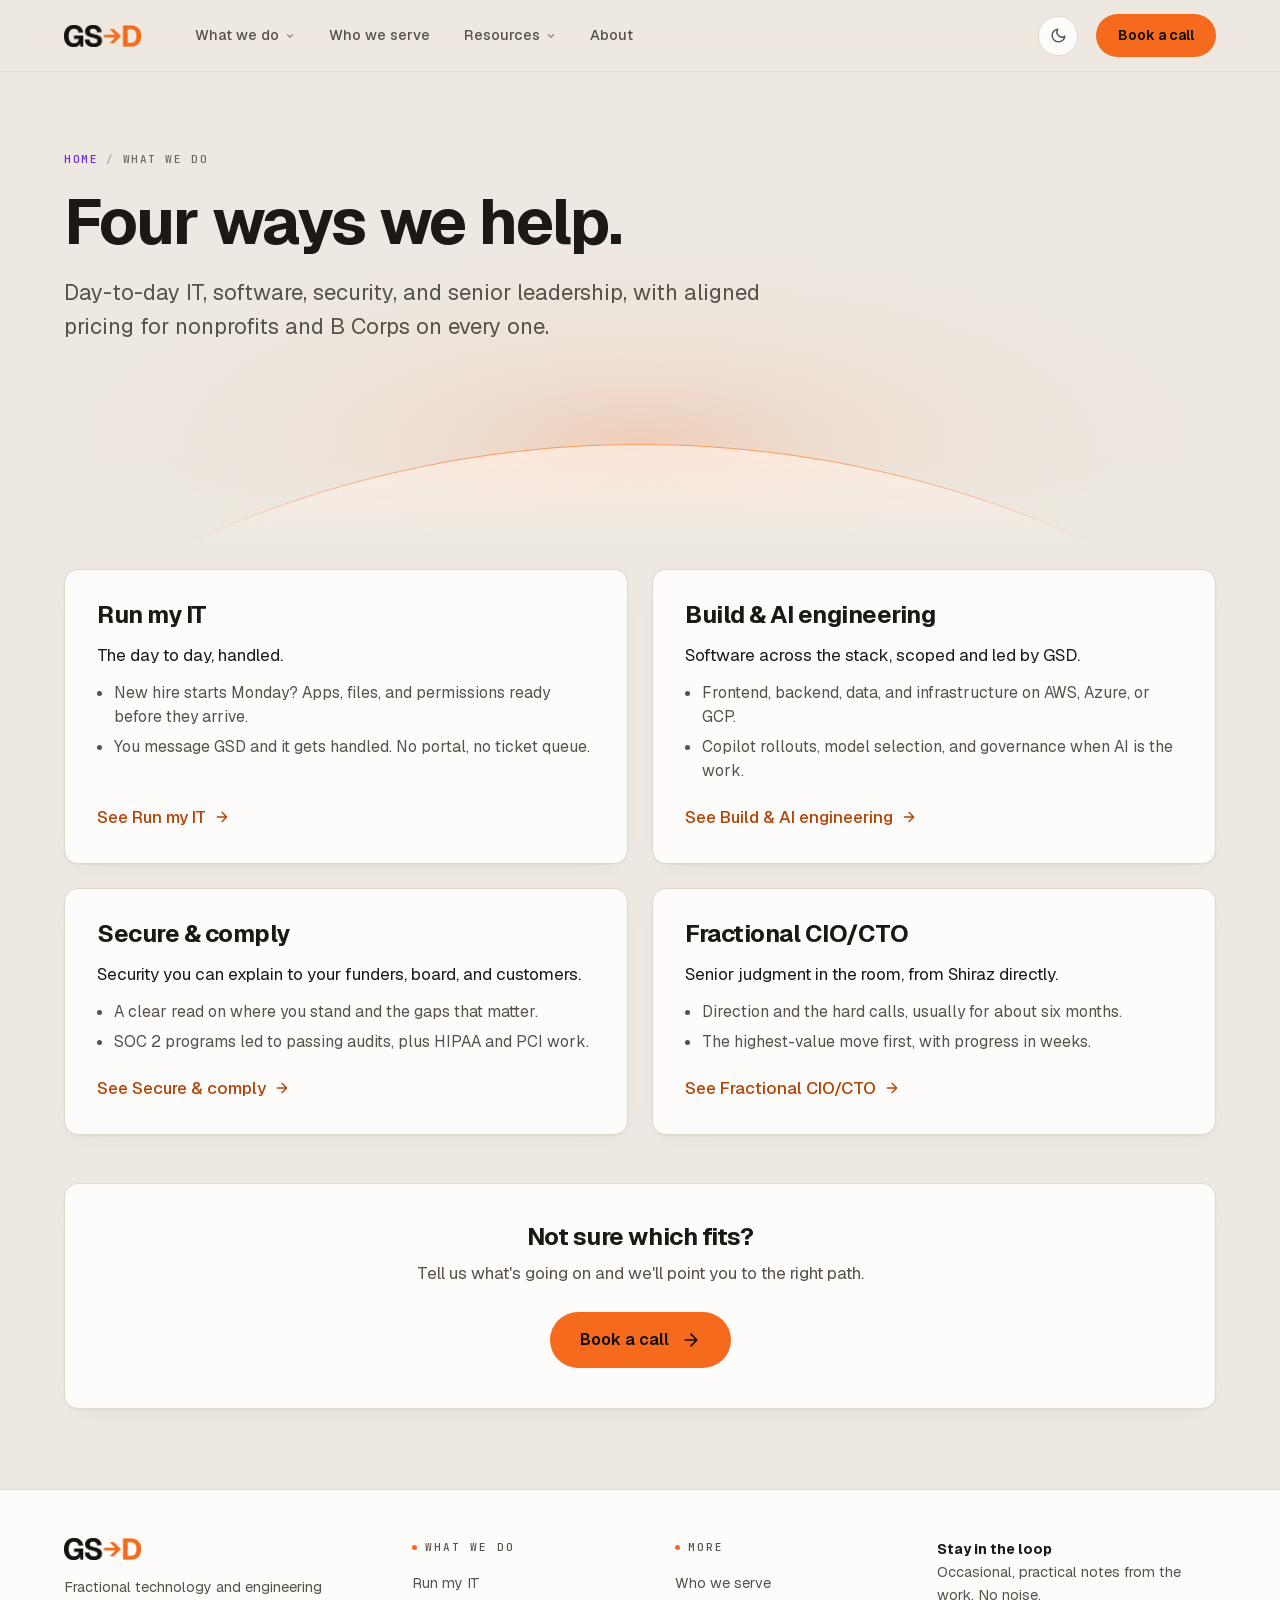
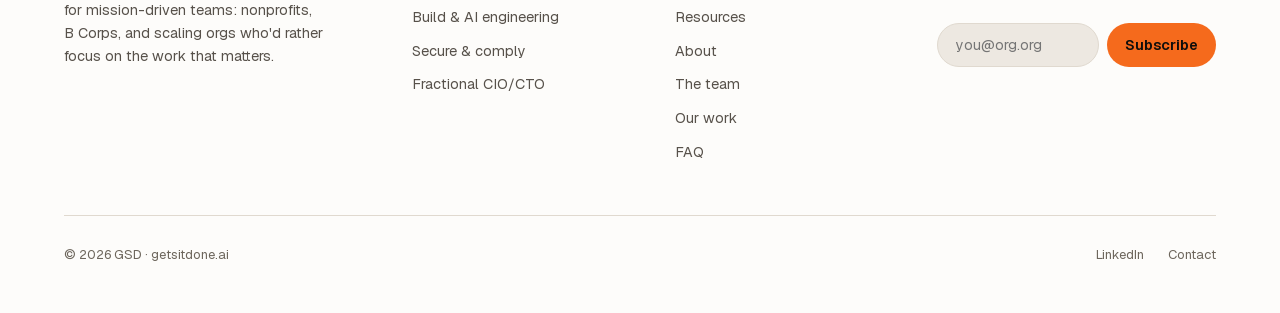
<file: GSD-SHARE-PREVIEW/what-we-do.html>
<!DOCTYPE html><html lang="en"><head><meta name="robots" content="noindex, nofollow"><meta charset="UTF-8"><meta name="viewport" content="width=device-width, initial-scale=1.0"><title>What we do | GSD</title><meta name="description" content="Four ways we help mission-driven teams: managed IT, software and AI engineering, security and compliance, and fractional CIO/CTO leadership."><meta property="og:type" content="website"><meta property="og:title" content="What we do | GSD"><meta property="og:description" content="Four ways we help mission-driven teams: managed IT, software and AI engineering, security and compliance, and fractional CIO/CTO leadership."><meta property="og:url" content="https://getsitdone.ai/what-we-do.html"><meta property="og:image" content="https://getsitdone.ai/og-image.png"><meta property="og:image:width" content="1200"><meta property="og:image:height" content="630"><meta property="og:site_name" content="GSD"><meta name="twitter:card" content="summary_large_image"><meta name="twitter:title" content="What we do | GSD"><meta name="twitter:description" content="Four ways we help mission-driven teams: managed IT, software and AI engineering, security and compliance, and fractional CIO/CTO leadership."><meta name="twitter:image" content="https://getsitdone.ai/og-image.png"><link rel="canonical" href="https://getsitdone.ai/what-we-do.html"><link rel="icon" type="image/svg+xml" href="favicon.svg"><link rel="preload" href="fonts/geist.woff2" as="font" type="font/woff2" crossorigin><link rel="preload" href="fonts/jetbrains-mono.woff2" as="font" type="font/woff2" crossorigin><!-- No-FOUC: set theme before first paint. Default follows the OS (prefers-color-scheme);
       an explicit toggle choice in localStorage overrides it. --><script>try{var t=localStorage.getItem('gsd-theme');if(!t)t=matchMedia('(prefers-color-scheme: dark)').matches?'dark':'light';document.documentElement.setAttribute('data-theme',t)}catch(e){document.documentElement.setAttribute('data-theme','dark')}</script><script type="application/ld+json">{"@context":"https://schema.org","@graph":[{"@type":"Organization","@id":"https://getsitdone.ai/#organization","name":"GSD","alternateName":"Get Stuff Done","url":"https://getsitdone.ai","image":"https://getsitdone.ai/og-image.png","description":"Fractional technology and engineering for mission-driven teams: nonprofits, B Corps, and scaling orgs. Strategy, software build, security, and day-to-day operations.","disambiguatingDescription":"An AI-sensible engineering team and IT shop. Software across the stack, AI integration, security, and day-to-day operations.","sameAs":["https://www.linkedin.com/company/getsitdone/"],"founder":{"@id":"https://getsitdone.ai/#shiraz"},"contactPoint":{"@type":"ContactPoint","email":"hello@getsitdone.ai","contactType":"sales","availableLanguage":"English"},"areaServed":"United States","knowsAbout":["Managed IT services","Software engineering","AI engineering","Fractional CIO/CTO","Security and compliance"]},{"@type":"WebSite","@id":"https://getsitdone.ai/#website","url":"https://getsitdone.ai","name":"GSD","publisher":{"@id":"https://getsitdone.ai/#organization"},"inLanguage":"en-US"},{"@type":"Person","@id":"https://getsitdone.ai/#shiraz","name":"Shiraz Karmaz","jobTitle":"Co-founder, Fractional CIO/CTO","worksFor":{"@id":"https://getsitdone.ai/#organization"},"sameAs":["https://www.linkedin.com/in/shirazkarmaz/"],"knowsAbout":["Fractional CIO/CTO","SOC 2 Type I and Type II","HIPAA compliance","PCI readiness","Engineering leadership","Healthcare technology"]},{"@type":"BreadcrumbList","itemListElement":[{"@type":"ListItem","position":1,"name":"Home","item":"https://getsitdone.ai/"},{"@type":"ListItem","position":2,"name":"What we do"}]}]}</script><link rel="stylesheet" href="assets/Base.rJeSJEMk.css"></head><body><a href="#main" class="skip-link">Skip to content</a><nav class="nav"><div class="container nav-inner"><div class="nav-left"><a class="nav-logo" href="index.html" aria-label="GSD home"><span class="gsd-wordmark gsd-logo"><img class="gsd-logo-light" src="brand/gsd-logo-light.png" width="317" height="91" alt="GSD"><img class="gsd-logo-dark" src="brand/gsd-logo-dark.png" width="319" height="93" alt="GSD"></span></a><div class="nav-menu"><div class="nav-item"><a class="nav-trigger" href="what-we-do.html">What we do<svg class="caret" viewBox="0 0 12 12" fill="none" stroke="currentColor" stroke-width="1.6" stroke-linecap="round" stroke-linejoin="round" aria-hidden="true"><path d="M3 4.5L6 7.5L9 4.5"></path></svg></a><div class="nav-dropdown" role="menu"><a class="nav-dd-item" role="menuitem" href="run-it.html"><span class="nav-dd-body"><span class="nav-dd-label">Run my IT</span><span class="nav-dd-desc">Managed IT and day-to-day operations</span></span></a><a class="nav-dd-item" role="menuitem" href="build.html"><span class="nav-dd-body"><span class="nav-dd-label">Build &amp; AI engineering</span><span class="nav-dd-desc">Software built and shipped, AI-sensible</span></span></a><a class="nav-dd-item" role="menuitem" href="secure-comply.html"><span class="nav-dd-body"><span class="nav-dd-label">Secure &amp; comply</span><span class="nav-dd-desc">Security posture and readiness</span></span></a><a class="nav-dd-item" role="menuitem" href="fractional.html"><span class="nav-dd-body"><span class="nav-dd-label">Fractional CIO/CTO</span><span class="nav-dd-desc">Direction and the hard calls, from Shiraz</span></span></a></div></div><div class="nav-item"><a class="nav-trigger" href="who-we-serve.html">Who we serve</a></div><div class="nav-item"><a class="nav-trigger" href="resources.html">Resources<svg class="caret" viewBox="0 0 12 12" fill="none" stroke="currentColor" stroke-width="1.6" stroke-linecap="round" stroke-linejoin="round" aria-hidden="true"><path d="M3 4.5L6 7.5L9 4.5"></path></svg></a><div class="nav-dropdown" role="menu"><a class="nav-dd-item" role="menuitem" href="resources.html#where-you-stand"><span class="nav-dd-body"><span class="nav-dd-label">Where do you stand?</span><span class="nav-dd-desc">A short read on your current setup</span></span></a><a class="nav-dd-item" role="menuitem" href="our-work.html"><span class="nav-dd-body"><span class="nav-dd-label">Our work</span><span class="nav-dd-desc">Testimonials and case studies</span></span></a></div></div><div class="nav-item"><a class="nav-trigger" href="about.html">About</a></div></div></div><div class="nav-right"><button class="theme-toggle" type="button" aria-label="Switch to dark mode" title="Switch to dark mode"><svg class="icon-sun" viewBox="0 0 24 24" fill="none" stroke="currentColor" stroke-width="2" stroke-linecap="round" stroke-linejoin="round" aria-hidden="true"><circle cx="12" cy="12" r="4"></circle><path d="M12 2v2M12 20v2M4.93 4.93l1.41 1.41M17.66 17.66l1.41 1.41M2 12h2M20 12h2M4.93 19.07l1.41-1.41M17.66 6.34l1.41-1.41"></path></svg><svg class="icon-moon" viewBox="0 0 24 24" fill="none" stroke="currentColor" stroke-width="2" stroke-linecap="round" stroke-linejoin="round" aria-hidden="true" style="display:none"><path d="M21 12.79A9 9 0 1 1 11.21 3 7 7 0 0 0 21 12.79z"></path></svg></button><a class="nav-cta" href="contact.html">Book a call</a><button class="nav-mobile-toggle" type="button" aria-expanded="false" aria-controls="nav-mobile-panel">Menu</button></div></div><div class="nav-mobile-panel closed" id="nav-mobile-panel"><div class="container"><div class="nm-group"><a class="nm-head" href="what-we-do.html">What we do</a><a class="nm-link" href="run-it.html">Run my IT</a><a class="nm-link" href="build.html">Build &amp; AI engineering</a><a class="nm-link" href="secure-comply.html">Secure &amp; comply</a><a class="nm-link" href="fractional.html">Fractional CIO/CTO</a></div><div class="nm-group"><a class="nm-link" href="who-we-serve.html">Who we serve</a></div><div class="nm-group"><a class="nm-head" href="resources.html">Resources</a><a class="nm-link" href="resources.html#where-you-stand">Where do you stand?</a><a class="nm-link" href="our-work.html">Our work</a></div><div class="nm-group"><a class="nm-link" href="about.html">About</a></div></div></div></nav><div id="main"><section class="page-hero"><div class="container"><div class="breadcrumb"><a href="index.html">Home</a><span class="sep">/</span><span>What we do</span></div><h1>Four ways we help.</h1><p class="lead">Day-to-day IT, software, security, and senior leadership, with aligned pricing for nonprofits and B Corps on every one.</p></div><div class="hero-stage page-stage" aria-hidden="true"><div class="hero-arc"></div></div></section><section style="background: var(--bg); padding-top: 24px; padding-bottom: 80px"><div class="container"><div class="wwd-grid"><div class="wwd-card"><h2>Run my IT</h2><p class="wwd-lead">The day to day, handled.</p><ul><li>New hire starts Monday? Apps, files, and permissions ready before they arrive.</li><li>You message GSD and it gets handled. No portal, no ticket queue.</li></ul><a class="service-cta" href="run-it.html">See Run my IT <svg width="16" height="16" viewBox="0 0 24 24" fill="none" stroke="currentColor" stroke-width="2" stroke-linecap="round" stroke-linejoin="round" aria-hidden="true"><path d="M5 12h14M12 5l7 7-7 7"></path></svg></a></div><div class="wwd-card"><h2>Build &amp; AI engineering</h2><p class="wwd-lead">Software across the stack, scoped and led by GSD.</p><ul><li>Frontend, backend, data, and infrastructure on AWS, Azure, or GCP.</li><li>Copilot rollouts, model selection, and governance when AI is the work.</li></ul><a class="service-cta" href="build.html">See Build &amp; AI engineering <svg width="16" height="16" viewBox="0 0 24 24" fill="none" stroke="currentColor" stroke-width="2" stroke-linecap="round" stroke-linejoin="round" aria-hidden="true"><path d="M5 12h14M12 5l7 7-7 7"></path></svg></a></div><div class="wwd-card"><h2>Secure &amp; comply</h2><p class="wwd-lead">Security you can explain to your funders, board, and customers.</p><ul><li>A clear read on where you stand and the gaps that matter.</li><li>SOC 2 programs led to passing audits, plus HIPAA and PCI work.</li></ul><a class="service-cta" href="secure-comply.html">See Secure &amp; comply <svg width="16" height="16" viewBox="0 0 24 24" fill="none" stroke="currentColor" stroke-width="2" stroke-linecap="round" stroke-linejoin="round" aria-hidden="true"><path d="M5 12h14M12 5l7 7-7 7"></path></svg></a></div><div class="wwd-card"><h2>Fractional CIO/CTO</h2><p class="wwd-lead">Senior judgment in the room, from Shiraz directly.</p><ul><li>Direction and the hard calls, usually for about six months.</li><li>The highest-value move first, with progress in weeks.</li></ul><a class="service-cta" href="fractional.html">See Fractional CIO/CTO <svg width="16" height="16" viewBox="0 0 24 24" fill="none" stroke="currentColor" stroke-width="2" stroke-linecap="round" stroke-linejoin="round" aria-hidden="true"><path d="M5 12h14M12 5l7 7-7 7"></path></svg></a></div></div><div class="helper-band"><h3>Not sure which fits?</h3><p>Tell us what's going on and we'll point you to the right path.</p><a class="cta-button" href="contact.html">Book a call<svg width="20" height="20" viewBox="0 0 24 24" fill="none" stroke="currentColor" stroke-width="2" stroke-linecap="round" stroke-linejoin="round" aria-hidden="true"><path d="M5 12h14M12 5l7 7-7 7"></path></svg></a></div></div></section></div><footer><div class="container"><div class="footer-grid"><div class="footer-brand"><a class="footer-logo" href="index.html" aria-label="GSD home"><span class="gsd-wordmark gsd-logo"><img class="gsd-logo-light" src="brand/gsd-logo-light.png" width="317" height="91" alt="GSD"><img class="gsd-logo-dark" src="brand/gsd-logo-dark.png" width="319" height="93" alt="GSD"></span></a><p>Fractional technology and engineering for mission-driven teams: nonprofits, B Corps, and scaling orgs who'd rather focus on the work that matters.</p></div><div class="footer-col"><h5>What we do</h5><a href="run-it.html">Run my IT</a><a href="build.html">Build &amp; AI engineering</a><a href="secure-comply.html">Secure &amp; comply</a><a href="fractional.html">Fractional CIO/CTO</a></div><div class="footer-col"><h5>More</h5><a href="who-we-serve.html">Who we serve</a><a href="resources.html">Resources</a><a href="about.html">About</a><a href="about.html#team">The team</a><a href="our-work.html">Our work</a><a href="faq.html">FAQ</a></div><div class="footer-news"><h5>Stay in the loop</h5><p>Occasional, practical notes from the work. No noise.</p><form class="news-form" id="newsletter-form" novalidate><input type="email" name="email" placeholder="you@org.org" aria-label="Email address" required autocomplete="email"><!-- Honeypot: real users leave this blank; bots fill it. Hidden from view + a11y. --><input type="text" name="company" tabindex="-1" autocomplete="off" aria-hidden="true" style="position:absolute;left:-9999px;width:1px;height:1px;opacity:0"><button type="submit">Subscribe</button><div class="news-turnstile" id="newsletter-turnstile"></div></form><p class="news-status" id="newsletter-status" role="status" aria-live="polite" hidden></p></div></div><div class="footer-legal"><span class="copyright">© 2026 GSD · getsitdone.ai</span><div class="legal-links"><a href="https://linkedin.com/company/getsitdone" target="_blank" rel="noopener">LinkedIn</a><a href="contact.html">Contact</a></div></div></div></footer><script src="site.js" defer></script></body></html>
</file>
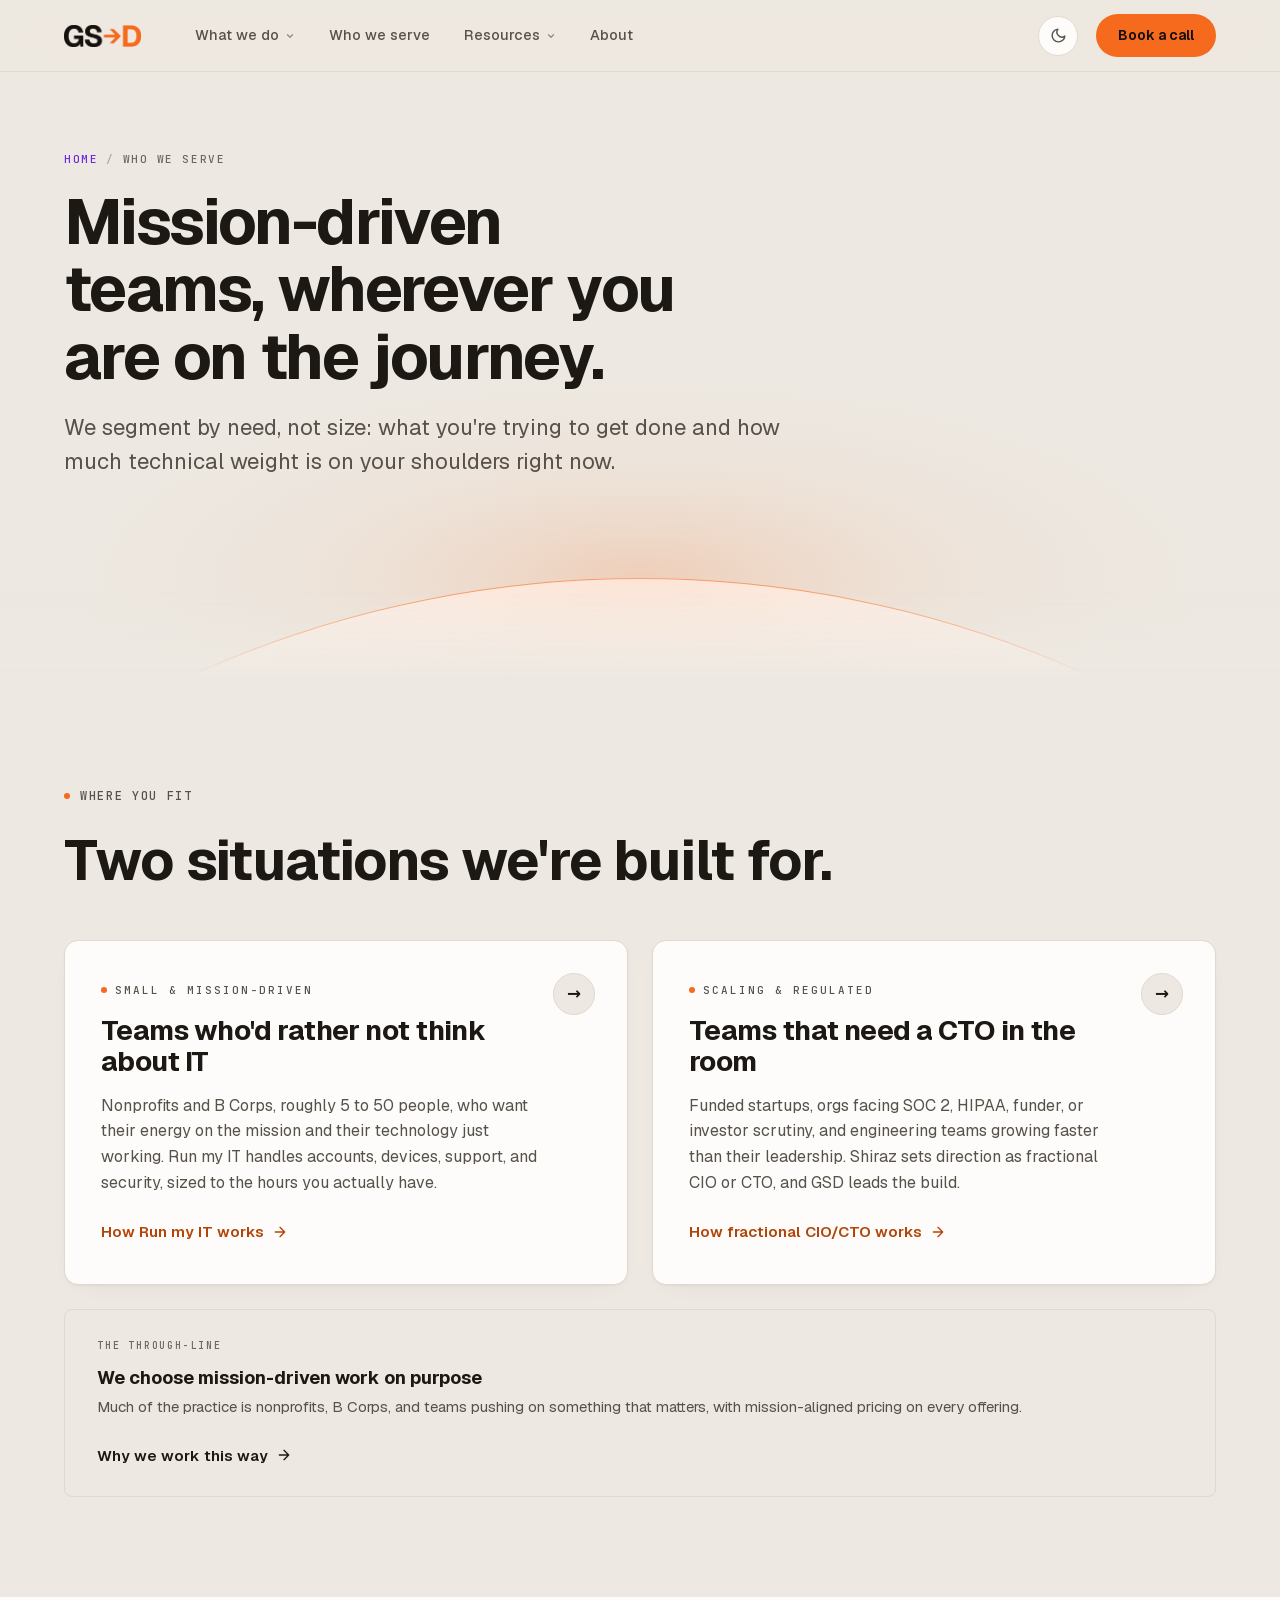
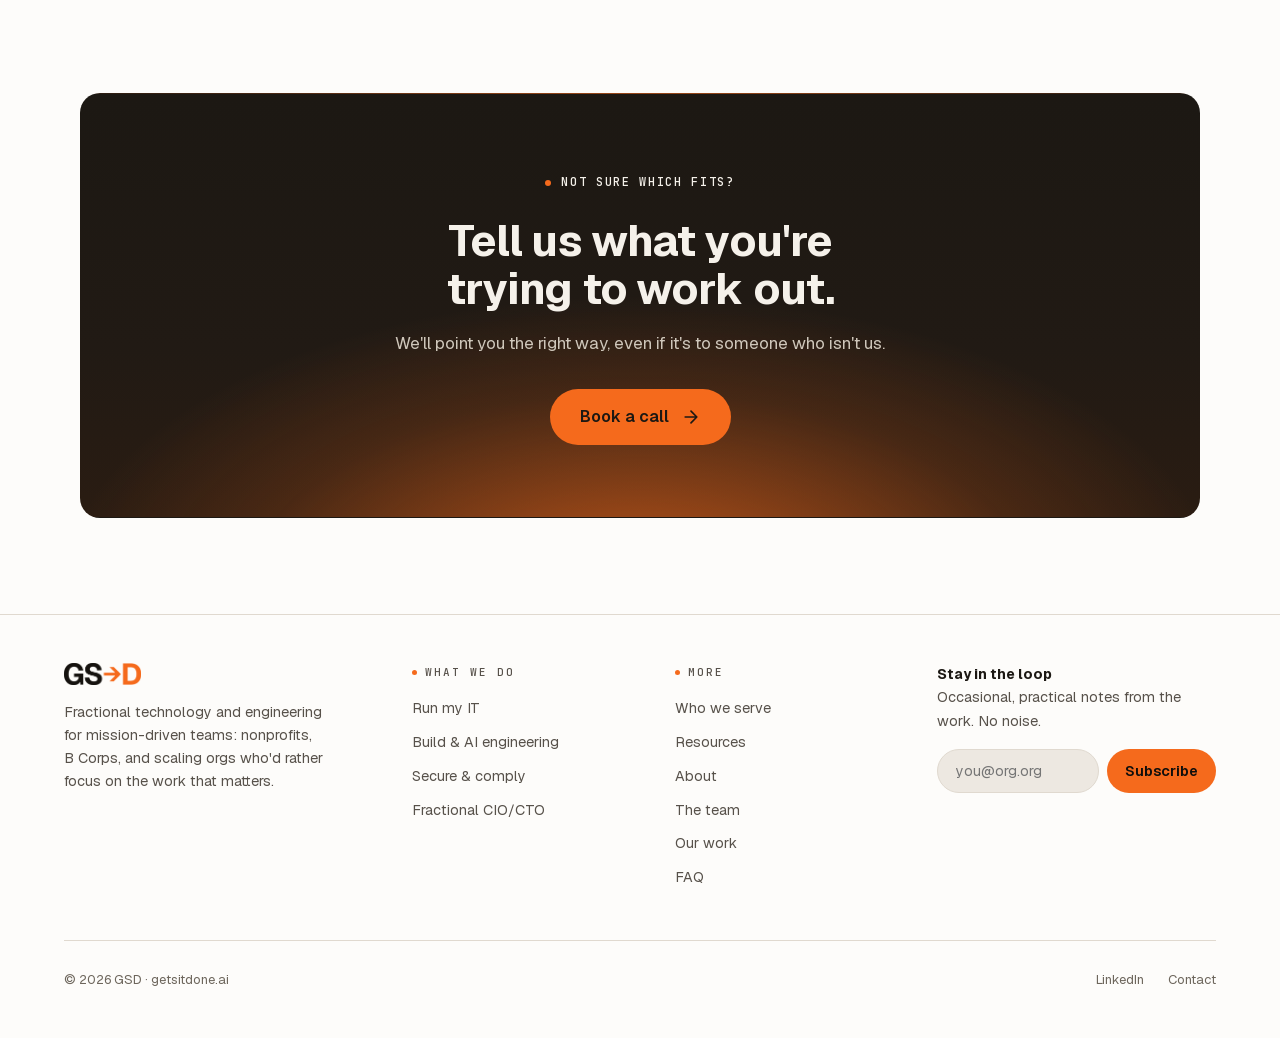
<file: GSD-SHARE-PREVIEW/who-we-serve.html>
<!DOCTYPE html><html lang="en"><head><meta name="robots" content="noindex, nofollow"><meta charset="UTF-8"><meta name="viewport" content="width=device-width, initial-scale=1.0"><title>Who we serve | GSD</title><meta name="description" content="We segment by need, not size. Small mission-driven teams who want the day to day handled, and scaling or regulated orgs that need senior technical leadership plus a team to execute."><meta property="og:type" content="website"><meta property="og:title" content="Who we serve | GSD"><meta property="og:description" content="We segment by need, not size. Small mission-driven teams who want the day to day handled, and scaling or regulated orgs that need senior technical leadership plus a team to execute."><meta property="og:url" content="https://getsitdone.ai/who-we-serve.html"><meta property="og:image" content="https://getsitdone.ai/og-image.png"><meta property="og:image:width" content="1200"><meta property="og:image:height" content="630"><meta property="og:site_name" content="GSD"><meta name="twitter:card" content="summary_large_image"><meta name="twitter:title" content="Who we serve | GSD"><meta name="twitter:description" content="We segment by need, not size. Small mission-driven teams who want the day to day handled, and scaling or regulated orgs that need senior technical leadership plus a team to execute."><meta name="twitter:image" content="https://getsitdone.ai/og-image.png"><link rel="canonical" href="https://getsitdone.ai/who-we-serve.html"><link rel="icon" type="image/svg+xml" href="favicon.svg"><link rel="preload" href="fonts/geist.woff2" as="font" type="font/woff2" crossorigin><link rel="preload" href="fonts/jetbrains-mono.woff2" as="font" type="font/woff2" crossorigin><!-- No-FOUC: set theme before first paint. Default follows the OS (prefers-color-scheme);
       an explicit toggle choice in localStorage overrides it. --><script>try{var t=localStorage.getItem('gsd-theme');if(!t)t=matchMedia('(prefers-color-scheme: dark)').matches?'dark':'light';document.documentElement.setAttribute('data-theme',t)}catch(e){document.documentElement.setAttribute('data-theme','dark')}</script><script type="application/ld+json">{"@context":"https://schema.org","@graph":[{"@type":"Organization","@id":"https://getsitdone.ai/#organization","name":"GSD","alternateName":"Get Stuff Done","url":"https://getsitdone.ai","image":"https://getsitdone.ai/og-image.png","description":"Fractional technology and engineering for mission-driven teams: nonprofits, B Corps, and scaling orgs. Strategy, software build, security, and day-to-day operations.","disambiguatingDescription":"An AI-sensible engineering team and IT shop. Software across the stack, AI integration, security, and day-to-day operations.","sameAs":["https://www.linkedin.com/company/getsitdone/"],"founder":{"@id":"https://getsitdone.ai/#shiraz"},"contactPoint":{"@type":"ContactPoint","email":"hello@getsitdone.ai","contactType":"sales","availableLanguage":"English"},"areaServed":"United States","knowsAbout":["Managed IT services","Software engineering","AI engineering","Fractional CIO/CTO","Security and compliance"]},{"@type":"WebSite","@id":"https://getsitdone.ai/#website","url":"https://getsitdone.ai","name":"GSD","publisher":{"@id":"https://getsitdone.ai/#organization"},"inLanguage":"en-US"},{"@type":"Person","@id":"https://getsitdone.ai/#shiraz","name":"Shiraz Karmaz","jobTitle":"Co-founder, Fractional CIO/CTO","worksFor":{"@id":"https://getsitdone.ai/#organization"},"sameAs":["https://www.linkedin.com/in/shirazkarmaz/"],"knowsAbout":["Fractional CIO/CTO","SOC 2 Type I and Type II","HIPAA compliance","PCI readiness","Engineering leadership","Healthcare technology"]},{"@type":"BreadcrumbList","itemListElement":[{"@type":"ListItem","position":1,"name":"Home","item":"https://getsitdone.ai/"},{"@type":"ListItem","position":2,"name":"Who we serve"}]}]}</script><link rel="stylesheet" href="assets/Base.rJeSJEMk.css"></head><body><a href="#main" class="skip-link">Skip to content</a><nav class="nav"><div class="container nav-inner"><div class="nav-left"><a class="nav-logo" href="index.html" aria-label="GSD home"><span class="gsd-wordmark gsd-logo"><img class="gsd-logo-light" src="brand/gsd-logo-light.png" width="317" height="91" alt="GSD"><img class="gsd-logo-dark" src="brand/gsd-logo-dark.png" width="319" height="93" alt="GSD"></span></a><div class="nav-menu"><div class="nav-item"><a class="nav-trigger" href="what-we-do.html">What we do<svg class="caret" viewBox="0 0 12 12" fill="none" stroke="currentColor" stroke-width="1.6" stroke-linecap="round" stroke-linejoin="round" aria-hidden="true"><path d="M3 4.5L6 7.5L9 4.5"></path></svg></a><div class="nav-dropdown" role="menu"><a class="nav-dd-item" role="menuitem" href="run-it.html"><span class="nav-dd-body"><span class="nav-dd-label">Run my IT</span><span class="nav-dd-desc">Managed IT and day-to-day operations</span></span></a><a class="nav-dd-item" role="menuitem" href="build.html"><span class="nav-dd-body"><span class="nav-dd-label">Build &amp; AI engineering</span><span class="nav-dd-desc">Software built and shipped, AI-sensible</span></span></a><a class="nav-dd-item" role="menuitem" href="secure-comply.html"><span class="nav-dd-body"><span class="nav-dd-label">Secure &amp; comply</span><span class="nav-dd-desc">Security posture and readiness</span></span></a><a class="nav-dd-item" role="menuitem" href="fractional.html"><span class="nav-dd-body"><span class="nav-dd-label">Fractional CIO/CTO</span><span class="nav-dd-desc">Direction and the hard calls, from Shiraz</span></span></a></div></div><div class="nav-item"><a class="nav-trigger" href="who-we-serve.html">Who we serve</a></div><div class="nav-item"><a class="nav-trigger" href="resources.html">Resources<svg class="caret" viewBox="0 0 12 12" fill="none" stroke="currentColor" stroke-width="1.6" stroke-linecap="round" stroke-linejoin="round" aria-hidden="true"><path d="M3 4.5L6 7.5L9 4.5"></path></svg></a><div class="nav-dropdown" role="menu"><a class="nav-dd-item" role="menuitem" href="resources.html#where-you-stand"><span class="nav-dd-body"><span class="nav-dd-label">Where do you stand?</span><span class="nav-dd-desc">A short read on your current setup</span></span></a><a class="nav-dd-item" role="menuitem" href="our-work.html"><span class="nav-dd-body"><span class="nav-dd-label">Our work</span><span class="nav-dd-desc">Testimonials and case studies</span></span></a></div></div><div class="nav-item"><a class="nav-trigger" href="about.html">About</a></div></div></div><div class="nav-right"><button class="theme-toggle" type="button" aria-label="Switch to dark mode" title="Switch to dark mode"><svg class="icon-sun" viewBox="0 0 24 24" fill="none" stroke="currentColor" stroke-width="2" stroke-linecap="round" stroke-linejoin="round" aria-hidden="true"><circle cx="12" cy="12" r="4"></circle><path d="M12 2v2M12 20v2M4.93 4.93l1.41 1.41M17.66 17.66l1.41 1.41M2 12h2M20 12h2M4.93 19.07l1.41-1.41M17.66 6.34l1.41-1.41"></path></svg><svg class="icon-moon" viewBox="0 0 24 24" fill="none" stroke="currentColor" stroke-width="2" stroke-linecap="round" stroke-linejoin="round" aria-hidden="true" style="display:none"><path d="M21 12.79A9 9 0 1 1 11.21 3 7 7 0 0 0 21 12.79z"></path></svg></button><a class="nav-cta" href="contact.html">Book a call</a><button class="nav-mobile-toggle" type="button" aria-expanded="false" aria-controls="nav-mobile-panel">Menu</button></div></div><div class="nav-mobile-panel closed" id="nav-mobile-panel"><div class="container"><div class="nm-group"><a class="nm-head" href="what-we-do.html">What we do</a><a class="nm-link" href="run-it.html">Run my IT</a><a class="nm-link" href="build.html">Build &amp; AI engineering</a><a class="nm-link" href="secure-comply.html">Secure &amp; comply</a><a class="nm-link" href="fractional.html">Fractional CIO/CTO</a></div><div class="nm-group"><a class="nm-link" href="who-we-serve.html">Who we serve</a></div><div class="nm-group"><a class="nm-head" href="resources.html">Resources</a><a class="nm-link" href="resources.html#where-you-stand">Where do you stand?</a><a class="nm-link" href="our-work.html">Our work</a></div><div class="nm-group"><a class="nm-link" href="about.html">About</a></div></div></div></nav><div id="main"><section class="page-hero"><div class="container"><div class="breadcrumb"><a href="index.html">Home</a><span class="sep">/</span><span>Who we serve</span></div><h1>Mission-driven teams, wherever you are on the journey.</h1><p class="lead">We segment by need, not size: what you're trying to get done and how much technical weight is on your shoulders right now.</p></div><div class="hero-stage page-stage" aria-hidden="true"><div class="hero-arc"></div></div></section><section class="segment-section" style="background: var(--bg)"><div class="container"><span class="section-label">Where you fit</span><h2 class="section-title">Two situations we're built for.</h2><div class="segment-grid"><a class="segment-card smb" href="run-it.html"><span class="segment-tag">Small &amp; mission-driven</span><h3>Teams who'd rather not think about IT</h3><p>Nonprofits and B Corps, roughly 5 to 50 people, who want their energy on the mission and their technology just working. Run my IT handles accounts, devices, support, and security, sized to the hours you actually have.</p><span class="seg-link">How Run my IT works <svg width="16" height="16" viewBox="0 0 24 24" fill="none" stroke="currentColor" stroke-width="2" stroke-linecap="round" stroke-linejoin="round" aria-hidden="true"><path d="M5 12h14M12 5l7 7-7 7"></path></svg></span></a><a class="segment-card ent" href="fractional.html"><span class="segment-tag">Scaling &amp; regulated</span><h3>Teams that need a CTO in the room</h3><p>Funded startups, orgs facing SOC 2, HIPAA, funder, or investor scrutiny, and engineering teams growing faster than their leadership. Shiraz sets direction as fractional CIO or CTO, and GSD leads the build.</p><span class="seg-link">How fractional CIO/CTO works <svg width="16" height="16" viewBox="0 0 24 24" fill="none" stroke="currentColor" stroke-width="2" stroke-linecap="round" stroke-linejoin="round" aria-hidden="true"><path d="M5 12h14M12 5l7 7-7 7"></path></svg></span></a></div><a class="segment-shared" href="about.html#mission"><div class="shared-text"><span class="shared-tag">The through-line</span><h4>We choose mission-driven work on purpose</h4><p>Much of the practice is nonprofits, B Corps, and teams pushing on something that matters, with mission-aligned pricing on every offering.</p></div><span class="seg-link">Why we work this way <svg width="16" height="16" viewBox="0 0 24 24" fill="none" stroke="currentColor" stroke-width="2" stroke-linecap="round" stroke-linejoin="round" aria-hidden="true"><path d="M5 12h14M12 5l7 7-7 7"></path></svg></span></a></div></section><section class="cta-section" style="background: var(--bg-elevated)"><div class="container"><span class="section-label">Not sure which fits?</span><h2>Tell us what you're trying to work out.</h2><p>We'll point you the right way, even if it's to someone who isn't us.</p><a class="cta-button" href="contact.html">Book a call<svg width="20" height="20" viewBox="0 0 24 24" fill="none" stroke="currentColor" stroke-width="2" stroke-linecap="round" stroke-linejoin="round" aria-hidden="true"><path d="M5 12h14M12 5l7 7-7 7"></path></svg></a></div></section></div><footer><div class="container"><div class="footer-grid"><div class="footer-brand"><a class="footer-logo" href="index.html" aria-label="GSD home"><span class="gsd-wordmark gsd-logo"><img class="gsd-logo-light" src="brand/gsd-logo-light.png" width="317" height="91" alt="GSD"><img class="gsd-logo-dark" src="brand/gsd-logo-dark.png" width="319" height="93" alt="GSD"></span></a><p>Fractional technology and engineering for mission-driven teams: nonprofits, B Corps, and scaling orgs who'd rather focus on the work that matters.</p></div><div class="footer-col"><h5>What we do</h5><a href="run-it.html">Run my IT</a><a href="build.html">Build &amp; AI engineering</a><a href="secure-comply.html">Secure &amp; comply</a><a href="fractional.html">Fractional CIO/CTO</a></div><div class="footer-col"><h5>More</h5><a href="who-we-serve.html">Who we serve</a><a href="resources.html">Resources</a><a href="about.html">About</a><a href="about.html#team">The team</a><a href="our-work.html">Our work</a><a href="faq.html">FAQ</a></div><div class="footer-news"><h5>Stay in the loop</h5><p>Occasional, practical notes from the work. No noise.</p><form class="news-form" id="newsletter-form" novalidate><input type="email" name="email" placeholder="you@org.org" aria-label="Email address" required autocomplete="email"><!-- Honeypot: real users leave this blank; bots fill it. Hidden from view + a11y. --><input type="text" name="company" tabindex="-1" autocomplete="off" aria-hidden="true" style="position:absolute;left:-9999px;width:1px;height:1px;opacity:0"><button type="submit">Subscribe</button><div class="news-turnstile" id="newsletter-turnstile"></div></form><p class="news-status" id="newsletter-status" role="status" aria-live="polite" hidden></p></div></div><div class="footer-legal"><span class="copyright">© 2026 GSD · getsitdone.ai</span><div class="legal-links"><a href="https://linkedin.com/company/getsitdone" target="_blank" rel="noopener">LinkedIn</a><a href="contact.html">Contact</a></div></div></div></footer><script src="site.js" defer></script></body></html>
</file>
<file: GSD-SHARE-PREVIEW/assets/Base.rJeSJEMk.css>
@font-face{font-family:Geist;font-style:normal;font-weight:100 900;font-display:swap;src:url(../fonts/geist.woff2)format("woff2")}@font-face{font-family:JetBrains Mono;font-style:normal;font-weight:100 800;font-display:swap;src:url(../fonts/jetbrains-mono.woff2)format("woff2")}:root{color-scheme:dark;--bg:#0f0e0c;--bg-elevated:#181714;--bg-3:#221f1a;--bg-4:#2a2620;--bg-deep:#0a0908;--chat-client-bg:var(--bg-3);--text:#f5f1ea;--text-muted:#a39d92;--text-faint:#8a8276;--text-on-orange:#0f0e0c;--orange:#f56a1c;--orange-bright:#f67d39;--orange-text:#f56a1c;--orange-display:#f56a1c;--orange-glow:#f56a1c2e;--purple:#c4b5fd;--purple-dim:#7c3aed;--border:#2a2620;--border-purple:#3d3550;--ok:#6db688;--warm-status:#d4a574;--hot:#d97560;--info:#8fb8e6;--ok-bg:#6db6881a;--ok-border:#6db6884d;--warm-bg:#d4a5741a;--warm-border:#d4a5744d;--hot-bg:#d975601a;--hot-border:#d975604d;--info-bg:#8fb8e61a;--info-border:#8fb8e64d;--green:var(--ok);--green-bg:var(--ok-bg);--green-border:var(--ok-border);--red:var(--hot);--red-bg:var(--hot-bg);--red-border:var(--hot-border);--yellow:var(--warm-status);--focus-ring:var(--purple);--font-display:"Geist", ui-sans-serif, system-ui, sans-serif;--font-body:"Geist", ui-sans-serif, system-ui, sans-serif;--font-mono:"JetBrains Mono", ui-monospace, "SF Mono", Menlo, monospace}:root[data-theme=light]{color-scheme:light;--bg:#ede8e1;--bg-elevated:#fdfcfa;--bg-3:#e3ddd3;--bg-4:#d8d1c5;--chat-client-bg:var(--bg-3);--text:#1c1813;--text-muted:#57514a;--text-faint:#6d665c;--orange-bright:#f25e0b;--orange-text:#b24508;--orange-display:#d45209;--orange-glow:#f56a1c1f;--purple:#6d28d9;--border:#e0d9cf;--border-purple:#a79db0;--ok:#15803d;--warm-status:#a16207;--hot:#b91c1c;--info:#1d4ed8;--ok-bg:#15803d14;--ok-border:#15803d4d;--warm-bg:#a1620714;--warm-border:#a162074d;--hot-bg:#b91c1c14;--hot-border:#b91c1c4d;--info-bg:#1d4ed814;--info-border:#1d4ed84d;--green:var(--ok);--green-bg:var(--ok-bg);--green-border:var(--ok-border);--red:var(--hot);--red-bg:var(--hot-bg);--red-border:var(--hot-border);--yellow:var(--warm-status);--focus-ring:#6d28d9}*{box-sizing:border-box;margin:0;padding:0}html{scroll-behavior:smooth}a{text-decoration:none}body{font-family:var(--font-body);background:var(--bg);color:var(--text);-webkit-font-smoothing:antialiased;text-rendering:optimizelegibility;font-size:17px;font-weight:400;line-height:1.65;transition:background .4s,color .4s;overflow-x:hidden}h1,h2,h3{font-family:var(--font-display);letter-spacing:-.02em;font-weight:700;line-height:1.1}.container{width:100%;max-width:1200px;margin:0 auto;padding:0 24px}section{padding:120px 0}a:focus-visible,button:focus-visible,summary:focus-visible,input:focus-visible,select:focus-visible,textarea:focus-visible{outline:2px solid var(--focus-ring);outline-offset:3px;border-radius:2px}.skip-link{z-index:100;background:var(--orange);color:var(--text-on-orange);font-family:var(--font-display);border-radius:4px;padding:10px 16px;font-size:14px;font-weight:600;text-decoration:none;transition:top .2s;position:absolute;top:-100px;left:12px}.skip-link:focus-visible{top:12px}.sr-only{clip:rect(0,0,0,0);white-space:nowrap;border:0;width:1px;height:1px;margin:-1px;padding:0;position:absolute;overflow:hidden}@media (prefers-reduced-motion:reduce){*,:before,:after{scroll-behavior:auto!important;transition-duration:.001ms!important;animation-duration:.001ms!important;animation-iteration-count:1!important}}.nav{z-index:50;background:color-mix(in srgb, var(--bg) 85%, transparent);backdrop-filter:blur(12px);border-bottom:1px solid var(--border);padding:20px 0;position:fixed;top:0;left:0;right:0}.nav-inner{justify-content:space-between;align-items:center;display:flex}.nav-logo{font-family:var(--font-display);color:var(--text);cursor:pointer;white-space:nowrap;background:0 0;border:none;align-items:center;padding:0;font-size:1.25rem;font-weight:700;text-decoration:none;display:inline-flex}.nav-right{align-items:center;gap:18px;display:flex}.nav-link{font-family:var(--font-display);color:var(--text-muted);cursor:pointer;background:0 0;border:none;padding:0;font-size:.9rem;font-weight:500;text-decoration:none;transition:color .2s}.nav-link:hover,.nav-link.active{color:var(--text)}.nav-cta{font-family:var(--font-display);background:var(--orange);color:var(--text-on-orange);cursor:pointer;white-space:nowrap;border:none;border-radius:4px;padding:10px 24px;font-size:.875rem;font-weight:600;text-decoration:none;transition:background .2s}.nav-link{white-space:nowrap}.nav-cta:hover{background:var(--orange-bright)}.theme-toggle{background:var(--bg-elevated);border:1px solid var(--border);width:40px;height:40px;color:var(--text-muted);cursor:pointer;border-radius:50%;justify-content:center;align-items:center;transition:color .2s,border-color .2s,background .2s;display:inline-flex}.theme-toggle:hover{color:var(--orange-text);border-color:var(--orange)}.theme-toggle:focus-visible{outline:2px solid var(--orange);outline-offset:2px}.theme-toggle svg{width:17px;height:17px;transition:transform .3s}.theme-toggle:hover svg{transform:rotate(-15deg)}@media (prefers-reduced-motion:reduce){.theme-toggle svg{transition:none}.theme-toggle:hover svg{transform:none}}.hero{flex-direction:column;justify-content:center;min-height:100vh;padding-top:100px;padding-bottom:80px;display:flex}.hero h1{letter-spacing:-.025em;text-wrap:balance;margin-bottom:28px;font-size:clamp(2.75rem,8vw,6rem);line-height:1.05}.hero h1 .text{white-space:nowrap}.hero h1 .done{color:var(--orange-display);white-space:nowrap}.hero-sub{color:var(--purple);max-width:800px;margin-bottom:20px;font-size:clamp(1.25rem,3vw,1.75rem);line-height:1.4}.cta-row{flex-wrap:wrap;align-items:center;gap:24px;display:flex}.cta-button{background:var(--orange);color:var(--text-on-orange);font-family:var(--font-display);cursor:pointer;white-space:nowrap;border:none;border-radius:4px;align-items:center;gap:12px;padding:16px 32px;font-size:1rem;font-weight:600;text-decoration:none;transition:all .2s;display:inline-flex}.cta-button:hover{background:var(--orange-bright)}.cta-button:hover svg{transform:translate(4px)}.cta-button svg{transition:transform .2s}.cta-secondary{color:var(--text-muted);font-size:.95rem}.proof-bar{border-top:1px solid var(--border);border-bottom:1px solid var(--border);padding:48px 0}.proof-inner{color:var(--text-muted);flex-wrap:wrap;justify-content:center;align-items:center;gap:48px;font-size:.95rem;display:flex}.proof-item{align-items:center;gap:10px;display:flex}.proof-dot{background:var(--ok);border-radius:50%;width:8px;height:8px}.section-label{letter-spacing:.1em;text-transform:uppercase;color:var(--purple);font-size:13px;font-weight:500;font-family:var(--font-display);margin-bottom:24px}.section-title{margin-bottom:24px;font-size:clamp(2rem,5vw,3.5rem)}.section-intro{color:var(--text-muted);max-width:700px;margin-bottom:64px;font-size:clamp(1rem,2.5vw,1.25rem)}.what-we-do{background:var(--bg)}.how-it-works{background:var(--bg-elevated)}.what-you-get{background:var(--bg)}.pricing-signal{background:var(--bg-elevated);text-align:center}.differentiators{background:var(--bg)}.faq,.contact{background:var(--bg-elevated)}.chat-section{background:var(--bg);padding:80px 0}.scenario-grid{grid-template-columns:repeat(auto-fit,minmax(min(100%,320px),1fr));gap:24px;display:grid}.scenario-card{background:var(--bg-elevated);border:1px solid var(--border);border-radius:8px;padding:clamp(24px,5vw,40px) clamp(20px,4vw,32px);transition:all .3s}.scenario-card:hover{border-color:var(--purple)}.scenario-emoji{margin-bottom:16px;font-size:1.75rem}.scenario-card h3{color:var(--text);margin-bottom:12px;font-size:1.25rem}.scenario-card p{color:var(--text-muted);font-size:1rem;line-height:1.6}.chat-wrapper{max-width:600px;margin:0 auto}.chat-window{background:var(--bg-elevated);border:1px solid var(--border);border-radius:12px;overflow:hidden}.chat-header{border-bottom:1px solid var(--border);align-items:center;gap:12px;padding:16px 20px;display:flex}.chat-header-dot{background:var(--ok);border-radius:50%;width:10px;height:10px}.chat-header-info{font-family:var(--font-display);font-size:.95rem;font-weight:600}.chat-header-status{color:var(--text-muted);font-size:.75rem;font-weight:400}.chat-body{flex-direction:column;gap:16px;min-height:300px;padding:24px 20px;display:flex}.chat-msg{opacity:0;border-radius:12px;max-width:85%;padding:12px 16px;font-size:.95rem;line-height:1.5;animation:.4s forwards chatIn;transform:translateY(8px)}.chat-msg.client{background:var(--chat-client-bg);border:1px solid var(--border);border-bottom-left-radius:4px;align-self:flex-start}.chat-msg.gsd{background:var(--purple-dim);color:#fff;border-bottom-right-radius:4px;align-self:flex-end}.chat-msg .msg-name{margin-bottom:4px;font-size:.75rem;font-weight:600}.chat-msg.client .msg-name{color:var(--text-muted)}.chat-msg.gsd .msg-name{color:#ffffffeb}.chat-timestamp{text-align:center;color:var(--text-muted);font-size:.75rem;animation:.3s forwards chatIn}@keyframes chatIn{0%{opacity:0;transform:translateY(8px)}to{opacity:1;transform:translateY(0)}}.chat-caption{text-align:center;color:var(--text-muted);margin-top:24px;font-size:.95rem}.chat-caption strong{color:var(--text);font-weight:500}.steps-grid{grid-template-columns:repeat(auto-fit,minmax(min(100%,280px),1fr));gap:48px;display:grid}.step-number{font-family:var(--font-display);color:var(--orange-display);opacity:.3;margin-bottom:16px;font-size:3rem;font-weight:700}.step-item h3{margin-bottom:12px;font-size:1.25rem}.step-item p{color:var(--text-muted);font-size:1rem;line-height:1.6}.get-grid,.diff-grid{grid-template-columns:repeat(auto-fit,minmax(min(100%,280px),1fr));gap:48px 64px;display:grid}.get-item h3,.diff-item h3{margin-bottom:12px;font-size:1.25rem}.get-item p,.diff-item p{color:var(--text-muted);font-size:1rem;line-height:1.6}.pricing-desc{color:var(--text-muted);max-width:600px;margin:0 auto 32px;font-size:1.125rem;line-height:1.6}.pricing-note{color:var(--text-faint);max-width:500px;margin:24px auto 0;font-size:.875rem}.pricing-signal .section-title{margin-bottom:16px}.faq-list{max-width:820px;margin-top:16px}.faq-item{border-bottom:1px solid var(--border)}.faq-item:first-of-type{border-top:1px solid var(--border)}.faq-item summary{cursor:pointer;font-family:var(--font-display);color:var(--text);justify-content:space-between;align-items:center;gap:24px;padding:24px 0;font-size:1.0625rem;font-weight:600;list-style:none;transition:color .2s;display:flex}.faq-item summary::-webkit-details-marker{display:none}.faq-item summary:after{content:"+";font-family:var(--font-display);color:var(--orange-display);flex-shrink:0;font-size:1.5rem;font-weight:400;line-height:1;transition:transform .2s}.faq-item[open] summary:after{content:"−"}.faq-item .faq-answer{color:var(--text-muted);max-width:720px;padding:0 0 28px;font-size:1rem;line-height:1.7}.faq-item .faq-answer a{color:var(--purple);text-underline-offset:3px;text-decoration:underline}.contact-grid{grid-template-columns:1fr 1fr;align-items:start;gap:80px;display:grid}.contact-text{max-width:480px}.contact-text p{color:var(--text-muted);margin-bottom:32px;line-height:1.6}.contact-form{flex-direction:column;gap:24px;display:flex}.form-group{flex-direction:column;gap:8px;display:flex}.form-group label{color:var(--text-muted);font-size:.875rem;font-weight:500}.form-group input,.form-group select,.form-group textarea{background:var(--bg);border:1px solid var(--border);font-family:var(--font-body);color:var(--text);border-radius:4px;width:100%;padding:16px;font-size:1rem;transition:border-color .2s,background .4s,color .4s}.form-group select{appearance:none;background-image:url("data:image/svg+xml,%3Csvg xmlns='http://www.w3.org/2000/svg' width='12' height='12' fill='%23a39d92' viewBox='0 0 16 16'%3E%3Cpath d='M8 11L3 6h10z'/%3E%3C/svg%3E");background-position:right 16px center;background-repeat:no-repeat;padding-right:40px}:root[data-theme=light] .form-group select{background-image:url("data:image/svg+xml,%3Csvg xmlns='http://www.w3.org/2000/svg' width='12' height='12' fill='%234a4f58' viewBox='0 0 16 16'%3E%3Cpath d='M8 11L3 6h10z'/%3E%3C/svg%3E")}.form-group input:focus,.form-group select:focus,.form-group textarea:focus{border-color:var(--purple);outline:none}.form-group input{padding-right:40px}.form-group textarea{resize:vertical;min-height:120px}.submit-button{background:var(--orange);color:var(--text-on-orange);font-family:var(--font-display);cursor:pointer;border:none;border-radius:4px;align-self:flex-start;padding:16px 32px;font-size:1rem;font-weight:600;transition:all .2s}.submit-button:hover{background:var(--orange-bright)}.submit-button:disabled{opacity:.6;cursor:not-allowed}.form-message{border-radius:4px;padding:12px 16px;font-size:.9rem}.form-message.success{background:var(--ok-bg);border:1px solid var(--ok-border);color:var(--ok)}.form-message.error{background:var(--hot-bg);border:1px solid var(--hot-border);color:var(--hot)}footer{border-top:1px solid var(--border);padding:48px 0}.footer-content{flex-wrap:wrap;justify-content:space-between;align-items:center;gap:24px;display:flex}.footer-logo{font-family:var(--font-display);white-space:nowrap;align-items:center;font-size:1.25rem;font-weight:700;display:inline-flex}.footer-links{gap:32px;display:flex}.footer-links a{color:var(--text-muted);cursor:pointer;font-size:.875rem;text-decoration:none;transition:color .2s}.footer-links a:hover{color:var(--purple)}.about-hero{padding-top:160px;padding-bottom:80px}.about-hero-grid{grid-template-columns:280px 1fr;align-items:center;gap:64px;display:grid}.headshot{background:var(--bg-elevated);border:2px solid var(--border);border-radius:50%;width:280px;height:280px;overflow:hidden}.headshot img{object-fit:cover;width:100%;height:100%}.about-hero-text .role-label{letter-spacing:.1em;text-transform:uppercase;color:var(--purple);font-size:13px;font-weight:500;font-family:var(--font-display);margin-bottom:16px}.about-hero h1{margin-bottom:16px;font-size:clamp(2.5rem,6vw,4rem)}.about-hero .role{color:var(--orange-display);font-size:clamp(1.25rem,2.5vw,1.5rem);font-family:var(--font-display);margin-bottom:20px;font-weight:500}.about-hero .lead{color:var(--text-muted);max-width:600px;margin-bottom:28px;font-size:1.125rem;line-height:1.6}.about-hero-links{flex-wrap:wrap;align-items:center;gap:20px;display:flex}.about-hero-links a{color:var(--purple);font-size:.95rem;font-weight:500;font-family:var(--font-display);align-items:center;gap:6px;text-decoration:none;transition:color .2s;display:inline-flex}.about-hero-links a:hover{color:var(--text)}section.about-section{padding:96px 0}.about-section .section-title{margin-bottom:32px;font-size:clamp(1.75rem,4vw,2.75rem)}.prose{max-width:720px;color:var(--text-muted);font-size:1.0625rem;line-height:1.7}.prose p{margin-bottom:20px}.prose strong{color:var(--text);font-weight:500}.stats-strip{border-top:1px solid var(--border);border-bottom:1px solid var(--border);padding:56px 0}.stats-grid{grid-template-columns:repeat(auto-fit,minmax(min(100%,200px),1fr));gap:32px;display:grid}.stat-number{font-family:var(--font-display);color:var(--orange-display);letter-spacing:-.02em;margin-bottom:6px;font-size:clamp(1.75rem,4vw,2.5rem);font-weight:700;line-height:1.1}.stat-label{color:var(--text-muted);font-size:.9rem;line-height:1.4}.stats-strip.track-record .stats-grid{text-align:center}.track-compliance{text-align:center;font-family:var(--font-mono);letter-spacing:.03em;color:var(--text-faint);margin-top:32px;font-size:.8125rem}.capability-grid{grid-template-columns:repeat(auto-fit,minmax(min(100%,280px),1fr));gap:24px;display:grid}.capability-card{background:var(--bg);border:1px solid var(--border);border-radius:8px;padding:32px 28px}.capability-card .role-tag{font-family:var(--font-display);color:var(--orange-text);letter-spacing:.05em;text-transform:uppercase;margin-bottom:12px;font-size:.8rem;font-weight:600}.capability-card h3{color:var(--text);margin-bottom:12px;font-size:1.25rem}.capability-card p{color:var(--text);font-size:1rem;line-height:1.6}.engagement-grid{grid-template-columns:repeat(auto-fit,minmax(min(100%,240px),1fr));gap:40px;margin-top:24px;display:grid}.engagement-item h3{margin-bottom:10px;font-size:1.125rem}.engagement-item p{color:var(--text-muted);font-size:.95rem;line-height:1.6}.about-cta{text-align:center;background:var(--bg-elevated);padding:96px 0}.about-cta h2{margin-bottom:16px;font-size:clamp(1.75rem,4vw,2.5rem)}.about-cta p{color:var(--text-muted);max-width:540px;margin-bottom:32px;margin-left:auto;margin-right:auto}.nf-wrap{flex-direction:column;min-height:100vh;display:flex}.nf-nav{border-bottom:1px solid var(--border);background:0 0;padding:20px 0;position:static}.nf-main{flex:1;justify-content:center;align-items:center;padding:60px 0;display:flex}.terminal-block{width:100%;max-width:640px;margin:0 auto}.terminal-header{background:#181714;border:1px solid #2a2620;border-bottom:none;border-radius:8px 8px 0 0;align-items:center;gap:8px;padding:12px 16px;display:flex}.term-dot{border-radius:50%;width:12px;height:12px}.term-dot.r{background:#d97560}.term-dot.y{background:#d4a574}.term-dot.g{background:#6db688}.term-title{font-family:var(--font-mono);color:#a39d92;margin-left:12px;font-size:.8125rem}.terminal{background:var(--bg-deep);font-family:var(--font-mono);color:#f5f1ea;border:1px solid #2a2620;border-radius:0 0 8px 8px;min-height:320px;padding:24px;font-size:.95rem;line-height:1.7}.term-line{opacity:0;flex-wrap:wrap;align-items:baseline;gap:12px;transition:opacity .25s,transform .25s;display:flex;transform:translateY(4px)}.term-line.show{opacity:1;transform:translateY(0)}.prompt{color:#c4b5fd;flex-shrink:0}.check-line{width:100%}.check-status{opacity:0;margin-left:auto;transition:opacity .2s}.check-status.show{opacity:1}.check-status.fail{color:#d97560}.verdict{color:var(--orange);margin-top:16px;font-weight:500}.verdict-real{color:#a39d92;margin-top:4px;font-style:italic}.cursor{background:var(--orange);vertical-align:text-bottom;width:8px;height:1.1em;margin-left:2px;animation:1s steps(2,end) infinite blink;display:inline-block}@keyframes blink{to{opacity:0}}.nf-actions{flex-wrap:wrap;justify-content:center;gap:16px;margin-top:40px;display:flex}.btn-primary{background:var(--orange);color:var(--text-on-orange);font-family:var(--font-display);cursor:pointer;border:none;border-radius:4px;align-items:center;gap:10px;padding:14px 28px;font-size:1rem;font-weight:600;text-decoration:none;transition:background .2s;display:inline-flex}.btn-primary:hover{background:var(--orange-bright)}.btn-secondary{color:var(--purple);font-family:var(--font-display);cursor:pointer;background:0 0;border:none;align-items:center;gap:10px;padding:14px 28px;font-size:1rem;font-weight:500;text-decoration:none;transition:color .2s;display:inline-flex}.btn-secondary:hover{color:var(--text)}.arms-grid{grid-template-columns:repeat(auto-fit,minmax(min(100%,420px),1fr));gap:24px;margin-top:8px;display:grid}.arm-card{background:var(--bg);border:1px solid var(--border);border-radius:8px;flex-direction:column;gap:18px;padding:40px 36px;transition:border-color .2s,transform .3s;display:flex}.arm-card:hover{border-color:var(--purple)}.arm-card.it-shop{border-top:3px solid var(--purple)}.arm-card.engineering{border-top:3px solid var(--orange-display)}.arm-tag{font-family:var(--font-mono);letter-spacing:.18em;text-transform:uppercase;color:var(--text-muted);font-size:11px;font-weight:500}.it-shop .arm-tag{color:var(--purple)}.engineering .arm-tag{color:var(--orange-display)}.arm-card h3{font-family:var(--font-display);letter-spacing:-.02em;color:var(--text);margin:0;font-size:1.625rem;font-weight:700}.arm-lead{color:var(--text);margin-bottom:6px;font-size:1.0625rem;line-height:1.5}.arm-list{flex-direction:column;gap:10px;margin:0;padding:0;list-style:none;display:flex}.arm-list li{color:var(--text-muted);padding-left:22px;font-size:.9375rem;line-height:1.5;position:relative}.arm-list li:before{content:"▸";color:var(--orange-display);font-family:var(--font-mono);position:absolute;top:0;left:0}.it-shop .arm-list li:before{color:var(--purple)}.arm-ai{background:var(--bg-elevated);border:1px solid var(--border);color:var(--text-muted);border-radius:4px;margin-top:auto;padding:16px 18px;font-size:.9rem;line-height:1.55}.arm-ai-label{font-family:var(--font-mono);letter-spacing:.18em;text-transform:uppercase;color:var(--text);margin-bottom:6px;font-size:10px;font-weight:500;display:block}.arm-ai-label:before{content:"// ";opacity:.7;color:var(--purple)}.hero h1{flex-wrap:wrap;align-items:center;gap:0 .16em;display:flex}.hero.fractional h1,.hero.fractional .h1{display:block}.gsd-wordmark{font-family:var(--font-display);letter-spacing:-.025em;white-space:nowrap;color:var(--text);align-items:center;gap:.08em;font-weight:700;line-height:1;display:inline-flex}.gsd-logo img{width:auto;height:22px;display:block}.gsd-logo .gsd-logo-dark,:root[data-theme=dark] .gsd-logo .gsd-logo-light{display:none}:root[data-theme=dark] .gsd-logo .gsd-logo-dark{display:block}.gsd-eyebrow{font-family:var(--font-mono);letter-spacing:.18em;text-transform:uppercase;color:var(--purple);margin-bottom:28px;font-size:11px;font-weight:500;display:inline-block}.gsd-eyebrow:before{content:"// ";opacity:.7}.hero.fractional{min-height:auto;padding-top:160px;padding-bottom:100px}.hero.fractional h1{letter-spacing:-.025em;text-wrap:balance;max-width:1000px;margin-bottom:24px;font-size:clamp(2.5rem,6.5vw,4.75rem)}.hero.fractional .hero-sub{color:var(--purple);max-width:760px;margin-bottom:16px;font-size:clamp(1.125rem,2.2vw,1.5rem);line-height:1.45}.hero.fractional .hero-form{color:var(--text-muted);max-width:680px;margin-bottom:40px;font-size:1.0625rem;line-height:1.6}.hero.fractional .cta-row{margin-top:8px}.hero-rolenote{max-width:620px;color:var(--text-faint);margin-top:28px;font-size:.95rem;line-height:1.6}.hero-rolenote strong{color:var(--text-muted);font-weight:500}.mission-section{padding:96px 0}.mission-grid{grid-template-columns:1.1fr .9fr;align-items:start;gap:64px;display:grid}.mission-lead .section-title{text-wrap:balance;margin-bottom:24px;font-size:clamp(1.75rem,4vw,2.75rem)}.mission-body{color:var(--text-muted);max-width:560px;font-size:1.0625rem;line-height:1.7}.mission-body strong{color:var(--text);font-weight:500}.mission-points{flex-direction:column;gap:32px;padding-top:6px;display:flex}.mission-point .why-glyph{font-family:var(--font-mono);color:var(--orange-display);letter-spacing:.05em;margin-bottom:10px;font-size:.875rem;font-weight:500;display:block}.mission-point h3{font-family:var(--font-display);letter-spacing:-.01em;color:var(--text);margin-bottom:8px;font-size:1.0625rem;font-weight:700}.mission-point p{color:var(--text-muted);font-size:.95rem;line-height:1.6}@media (width<=768px){.mission-grid{grid-template-columns:1fr;gap:40px}}.stats-strip.tight{padding:64px 0}.stats-strip.tight .stat-number{font-size:clamp(2rem,5vw,3rem);font-weight:700}.stats-strip.tight .stat-sub{color:var(--text-muted);margin-top:6px;font-size:.85rem;line-height:1.5;display:block}.stats-strip.tight .stat-label{color:var(--text);font-size:.95rem;font-weight:500}.prose-section{padding:96px 0}.prose-section .prose{max-width:760px}.prose-section .prose p{margin-bottom:22px}.prose-section .prose .alameda{border-left:2px solid var(--purple);color:var(--text);margin-top:32px;padding-left:20px;font-size:1.0625rem;display:block}.prose-section .prose .alameda strong{color:var(--orange-text);font-weight:500}.roles-section{padding:96px 0}.roles-section .capability-card{background:var(--bg-elevated)}.roles-section .capability-card .role-tag.primary{color:var(--orange-text)}.roles-section .capability-card .role-tag.also{color:var(--purple)}.bio-section{background:var(--bg-elevated);padding:96px 0}.bio-grid{grid-template-columns:320px 1fr;align-items:start;gap:64px;display:grid}.bio-portrait{border:1px solid var(--border);background:var(--bg);border-radius:8px;width:320px;height:380px;overflow:hidden}.bio-portrait img{object-fit:cover;width:100%;height:100%}.bio-body .bio-name{font-family:var(--font-display);letter-spacing:-.02em;margin-bottom:6px;font-size:clamp(1.5rem,3vw,2rem);font-weight:700}.bio-body .bio-role{font-family:var(--font-display);color:var(--orange-display);margin-bottom:24px;font-weight:500}.bio-body .bio-text{color:var(--text);max-width:620px;margin-bottom:32px;font-size:1.0625rem;line-height:1.6}.bio-body .bio-text strong{color:var(--orange-display);font-weight:500}.bio-quote{border-left:3px solid var(--orange-display);font-family:var(--font-display);color:var(--text);letter-spacing:-.005em;max-width:640px;padding:4px 0 4px 24px;font-size:clamp(1.125rem,1.8vw,1.375rem);font-weight:500;line-height:1.45}.bio-quote:before{content:"“";color:var(--orange-display);margin-right:2px}.bio-quote:after{content:"”";color:var(--orange-display);margin-left:2px}.engagement-cards{grid-template-columns:repeat(auto-fit,minmax(min(100%,260px),1fr));gap:24px;margin-top:16px;display:grid}.engagement-card{background:var(--bg-elevated);border:1px solid var(--border);border-radius:8px;padding:32px 28px;transition:border-color .2s,transform .3s}.engagement-card .step-numeral{font-family:var(--font-mono);letter-spacing:.18em;color:var(--purple);margin-bottom:14px;font-size:.75rem;font-weight:500}.engagement-card h3{font-family:var(--font-display);letter-spacing:-.01em;margin-bottom:10px;font-size:1.125rem;font-weight:700}.engagement-card p{color:var(--text-muted);font-size:.9375rem;line-height:1.6}.also-section{border-top:1px solid var(--border);border-bottom:1px solid var(--border);padding:80px 0}.also-inner{grid-template-columns:240px 1fr auto;align-items:center;gap:56px;display:grid}.also-inner .also-eyebrow{margin:0}.also-inner h3{font-family:var(--font-display);letter-spacing:-.015em;color:var(--text);margin-bottom:8px;font-size:clamp(1.25rem,2vw,1.625rem);font-weight:700}.also-inner p{color:var(--text-muted);max-width:640px;font-size:1rem;line-height:1.6}.also-inner .also-link{color:var(--orange-display);font-family:var(--font-display);white-space:nowrap;align-items:center;gap:8px;font-size:1rem;font-weight:600;text-decoration:none;transition:color .2s;display:inline-flex}.also-inner .also-link:hover svg{transform:translate(4px)}.cta-section{background:var(--bg);text-align:center;padding:120px 0}.cta-section h2{letter-spacing:-.02em;text-wrap:balance;max-width:760px;margin-bottom:16px;margin-left:auto;margin-right:auto;font-size:clamp(1.875rem,4vw,2.75rem)}.cta-section p{color:var(--text-muted);max-width:560px;margin:0 auto 32px;font-size:1.0625rem;line-height:1.6}.cta-section .cta-email{color:var(--text-muted);font-family:var(--font-mono);margin-top:20px;font-size:.875rem;display:block}.cta-section .cta-email a{color:var(--purple);text-decoration:none}.cta-section .cta-email a:hover{color:var(--text)}.why-grid{grid-template-columns:repeat(auto-fit,minmax(min(100%,260px),1fr));gap:48px 56px;display:grid}.why-item h3{font-family:var(--font-display);letter-spacing:-.01em;color:var(--text);margin-bottom:12px;font-size:1.125rem;font-weight:700}.why-item .why-glyph{font-family:var(--font-mono);color:var(--orange-display);letter-spacing:.05em;margin-bottom:14px;font-size:.875rem;font-weight:500;display:block}.why-item p{color:var(--text);font-size:1rem;line-height:1.65}.kit-switcher{background:color-mix(in srgb, var(--bg) 92%, transparent);backdrop-filter:blur(12px);border:1px solid var(--border);z-index:100;font-family:var(--font-display);border-radius:9999px;gap:4px;padding:4px;font-size:12px;font-weight:500;display:flex;position:fixed;bottom:20px;left:50%;transform:translate(-50%)}.kit-switcher button{cursor:pointer;color:var(--text-muted);font:inherit;background:0 0;border:none;border-radius:9999px;padding:8px 16px;transition:all .15s}.kit-switcher button:hover{color:var(--text)}.kit-switcher button.on{background:var(--orange);color:var(--text-on-orange)}@media (width<=1024px){.contact-grid{gap:48px}}@media (width<=768px){section{padding:80px 0}.hero{min-height:auto;padding-top:100px;padding-bottom:60px}.contact-grid{grid-template-columns:1fr;gap:48px}.about-hero-grid{grid-template-columns:1fr;gap:32px}.headshot{width:180px;height:180px}.nav-right{gap:12px}.bio-grid{grid-template-columns:1fr;gap:32px}.bio-portrait{width:100%;max-width:280px;height:320px}.also-inner{grid-template-columns:1fr;gap:20px}.hero.fractional{padding-top:120px;padding-bottom:60px}}.nav-left{align-items:center;gap:40px;display:flex}.nav-menu{align-items:center;gap:6px;display:flex}.nav-item{position:relative}.nav-trigger{font-family:var(--font-display);color:var(--text-muted);cursor:pointer;white-space:nowrap;background:0 0;border:none;border-radius:4px;align-items:center;gap:6px;padding:8px 12px;font-size:.9rem;font-weight:500;transition:color .2s,background .2s;display:inline-flex}.nav-trigger:hover,.nav-item.open .nav-trigger,.nav-trigger.active{color:var(--text)}.nav-trigger .caret{opacity:.6;width:10px;height:10px;transition:transform .2s}.nav-item.open .nav-trigger .caret{transform:rotate(180deg)}.nav-dropdown{background:var(--bg-elevated);border:1px solid var(--border);opacity:0;visibility:hidden;z-index:60;border-radius:8px;flex-direction:column;gap:2px;min-width:320px;padding:10px;transition:opacity .18s,transform .18s,visibility .18s;display:flex;position:absolute;top:calc(100% + 12px);left:0;transform:translateY(-6px)}.nav-item.open .nav-dropdown,.nav-item:hover .nav-dropdown,.nav-item:focus-within .nav-dropdown{opacity:1;visibility:visible;transform:translateY(0)}.nav-item:hover .nav-trigger .caret,.nav-item:focus-within .nav-trigger .caret{transform:rotate(180deg)}.nav-item:hover .nav-trigger,.nav-item:focus-within .nav-trigger{color:var(--text)}.nav-dropdown:before{content:"";height:12px;position:absolute;top:-12px;left:0;right:0}.nav-dd-item{cursor:pointer;text-align:left;background:0 0;border:none;border-radius:6px;align-items:flex-start;gap:12px;width:100%;padding:12px 14px;transition:background .15s;display:flex}.nav-dd-item:hover{background:var(--bg-3)}.nav-dd-label{font-family:var(--font-display);color:var(--text);font-size:.9rem;font-weight:600;line-height:1.3}.nav-dd-desc{color:var(--text-muted);margin-top:2px;font-size:.8rem;line-height:1.4}.nav-dd-item .nav-dd-body{flex-direction:column;display:flex}.nav-mobile-toggle{border:1px solid var(--border);color:var(--text);font-family:var(--font-display);cursor:pointer;background:0 0;border-radius:4px;align-items:center;gap:8px;padding:8px 14px;font-size:.85rem;font-weight:500;display:none}.nav-mobile-panel{display:none}@media (width<=980px){.nav-menu{display:none}.nav-mobile-toggle{display:inline-flex}.nav-mobile-panel{background:var(--bg-elevated);border-bottom:1px solid var(--border);z-index:49;max-height:calc(100vh - 73px);padding:20px 0 32px;display:block;position:fixed;top:73px;left:0;right:0;overflow-y:auto}.nav-mobile-panel.closed{display:none}.nm-group{border-bottom:1px solid var(--border);padding:12px 0}.nm-group:last-child{border-bottom:none}.nm-group>.nm-head{font-family:var(--font-mono);letter-spacing:.18em;text-transform:uppercase;color:var(--purple);padding:0 4px 10px;font-size:11px;font-weight:500;display:block}.nm-link{text-align:left;cursor:pointer;width:100%;font-family:var(--font-display);color:var(--text);background:0 0;border:none;align-items:center;gap:10px;padding:10px 4px;font-size:1rem;font-weight:500;display:flex}}.page-hero{border-bottom:1px solid var(--border);padding-top:150px;padding-bottom:56px}.page-hero .breadcrumb{margin-bottom:20px}.breadcrumb{font-family:var(--font-mono);letter-spacing:.14em;text-transform:uppercase;color:var(--text-faint);flex-wrap:wrap;align-items:center;gap:8px;margin-bottom:20px;font-size:11px;font-weight:500;display:flex}.breadcrumb a{color:var(--purple);cursor:pointer;text-decoration:none}.breadcrumb a:hover{color:var(--text)}.breadcrumb .sep{opacity:.5}.page-hero h1{letter-spacing:-.025em;text-wrap:balance;max-width:900px;margin-bottom:20px;font-size:clamp(2.25rem,5.5vw,4rem);line-height:1.05}.page-hero .lead{color:var(--text-muted);max-width:720px;font-size:clamp(1.0625rem,2vw,1.375rem);line-height:1.55}.page-hero .lead strong{color:var(--text);font-weight:500}.page-hero .cta-row{margin-top:40px}.segment-section{background:var(--bg-elevated);padding:100px 0}.segment-grid{grid-template-columns:1fr 1fr;gap:24px;margin-top:48px;display:grid}.segment-card{background:var(--bg);border:1px solid var(--border);cursor:pointer;border-radius:8px;flex-direction:column;gap:16px;padding:40px 36px;transition:border-color .2s,transform .3s;display:flex}.segment-card.smb{border-top:3px solid var(--orange-display)}.segment-card.ent{border-top:3px solid var(--purple)}.segment-card.smb:hover{border-color:var(--orange-display)}.segment-card.ent:hover{border-color:var(--purple)}.segment-tag{font-family:var(--font-mono);letter-spacing:.18em;text-transform:uppercase;font-size:11px;font-weight:500}.segment-card.smb .segment-tag{color:var(--orange-display)}.segment-card.ent .segment-tag{color:var(--purple)}.segment-card h3{font-family:var(--font-display);letter-spacing:-.02em;color:var(--text);font-size:1.75rem;font-weight:700}.segment-card p{color:var(--text-muted);font-size:1rem;line-height:1.6}.segment-card .seg-link{font-family:var(--font-display);align-items:center;gap:8px;margin-top:auto;padding-top:8px;font-size:.95rem;font-weight:600;transition:color .2s;display:inline-flex}.segment-card.smb .seg-link{color:var(--orange-display)}.segment-card.ent .seg-link{color:var(--purple)}.segment-card:hover .seg-link svg{transform:translate(4px)}.segment-shared{background:var(--bg);border:1px solid var(--border);cursor:pointer;border-radius:8px;flex-wrap:wrap;justify-content:space-between;align-items:center;gap:24px;margin-top:24px;padding:28px 32px;transition:border-color .2s;display:flex}.segment-shared:hover{border-color:var(--text-muted)}.segment-shared .shared-text h4{font-family:var(--font-display);color:var(--text);margin-bottom:4px;font-size:1.125rem;font-weight:700}.segment-shared .shared-text p{color:var(--text-muted);font-size:.9375rem;line-height:1.5}.segment-shared .shared-tag{font-family:var(--font-mono);letter-spacing:.18em;text-transform:uppercase;color:var(--text-faint);margin-bottom:8px;font-size:10px;font-weight:500;display:block}.segment-shared .seg-link{color:var(--text);font-family:var(--font-display);white-space:nowrap;align-items:center;gap:8px;font-size:.95rem;font-weight:600;transition:color .2s;display:inline-flex}.segment-shared:hover .seg-link svg{transform:translate(4px)}@media (width<=768px){.segment-grid{grid-template-columns:1fr}}.helper-band{background:var(--bg);border:1px solid var(--border);text-align:center;border-radius:8px;margin-top:48px;padding:40px}.helper-band h3{font-family:var(--font-display);letter-spacing:-.02em;color:var(--text);margin-bottom:10px;font-size:1.5rem;font-weight:700}.helper-band p{color:var(--text-muted);max-width:520px;margin:0 auto 24px;line-height:1.6}.scaffold-note{font-family:var(--font-mono);letter-spacing:.1em;text-transform:uppercase;color:var(--warm-status);background:var(--warm-bg);border:1px solid var(--warm-border);border-radius:4px;align-items:center;gap:8px;margin-bottom:24px;padding:6px 12px;font-size:11px;font-weight:500;display:inline-flex}.placeholder-grid{grid-template-columns:repeat(auto-fit,minmax(min(100%,280px),1fr));gap:24px;margin-top:40px;display:grid}.placeholder-card{background:var(--bg-elevated);border:1px dashed var(--border);border-radius:8px;padding:32px 28px}.placeholder-card .pc-eyebrow{font-family:var(--font-mono);letter-spacing:.14em;text-transform:uppercase;color:var(--purple);margin-bottom:12px;font-size:11px;display:block}.placeholder-card h3{font-family:var(--font-display);color:var(--text);margin-bottom:10px;font-size:1.25rem;font-weight:700}.placeholder-card p{color:var(--text-muted);font-size:.95rem;line-height:1.6}.resource-feature{background:var(--bg-elevated);border:1px solid var(--border);border-top:3px solid var(--orange-display);border-radius:8px;grid-template-columns:1fr auto;align-items:center;gap:40px;margin-bottom:40px;padding:48px 44px;display:grid}.resource-feature .rf-tag{font-family:var(--font-mono);letter-spacing:.18em;text-transform:uppercase;color:var(--orange-display);margin-bottom:14px;font-size:11px;font-weight:500;display:block}.resource-feature h2{font-family:var(--font-display);letter-spacing:-.02em;color:var(--text);margin-bottom:14px;font-size:clamp(1.75rem,3.5vw,2.5rem);font-weight:700;line-height:1.1}.resource-feature p{color:var(--text-muted);max-width:560px;font-size:1.0625rem;line-height:1.6}@media (width<=768px){.resource-feature{grid-template-columns:1fr;gap:28px}}.trust-list{flex-direction:column;gap:20px;max-width:720px;margin-top:32px;display:flex}.trust-item{align-items:flex-start;gap:16px;display:flex}.trust-item .ti-dot{background:var(--ok);border-radius:50%;flex-shrink:0;width:8px;height:8px;margin-top:9px}.trust-item h4{font-family:var(--font-display);color:var(--text);margin-bottom:4px;font-size:1.0625rem;font-weight:600}.trust-item p{color:var(--text-muted);font-size:.95rem;line-height:1.6}footer .footer-grid{border-bottom:1px solid var(--border);grid-template-columns:1.4fr 1fr 1fr 1.3fr;gap:48px;padding-bottom:40px;display:grid}footer .footer-brand .footer-logo{margin-bottom:16px;display:inline-flex}footer .footer-brand p{color:var(--text-muted);max-width:260px;font-size:.9rem;line-height:1.6}footer .footer-col h5{font-family:var(--font-mono);letter-spacing:.18em;text-transform:uppercase;color:var(--purple);margin-bottom:16px;font-size:11px;font-weight:500}footer .footer-col a{color:var(--text-muted);cursor:pointer;margin-bottom:10px;font-size:.9rem;text-decoration:none;transition:color .2s;display:block}footer .footer-news p{color:var(--text-muted);margin-bottom:16px;font-size:.9rem;line-height:1.6}footer .news-form{flex-wrap:wrap;gap:8px;display:flex}footer .news-turnstile{flex-basis:100%}footer .news-turnstile:not(:empty){margin-top:10px}footer .news-form input{background:var(--bg);border:1px solid var(--border);min-width:0;font-family:var(--font-body);color:var(--text);border-radius:4px;flex:1;padding:12px 36px 12px 14px;font-size:.9rem}footer .news-form input:focus{border-color:var(--purple);outline:none}footer .news-form button{background:var(--orange);color:var(--text-on-orange);font-family:var(--font-display);cursor:pointer;white-space:nowrap;border:none;border-radius:4px;padding:12px 18px;font-size:.9rem;font-weight:600;transition:background .2s}footer .news-form button:hover{background:var(--orange-bright)}footer .footer-legal{flex-wrap:wrap;justify-content:space-between;align-items:center;gap:24px;padding-top:28px;display:flex}footer .footer-legal .legal-links{flex-wrap:wrap;gap:24px;display:flex}footer .footer-legal a{color:var(--text-faint);cursor:pointer;font-size:.8125rem;text-decoration:none;transition:color .2s}footer .footer-legal a:hover{color:var(--text-muted)}footer .footer-legal .copyright{color:var(--text-faint);font-size:.8125rem}@media (width<=860px){footer .footer-grid{grid-template-columns:1fr 1fr;gap:32px}footer .footer-news{grid-column:1/-1}}@media (width<=520px){footer .footer-grid{grid-template-columns:1fr}}.news-status{font-family:var(--font-mono);margin-top:10px;font-size:.85rem;line-height:1.4}.news-status.success{color:var(--ok)}.news-status.error{color:var(--hot)}.nav-trigger,.nav-dd-item,.nm-head,.nm-link,.nav-logo,.footer-logo{text-decoration:none}.nav-logo,.footer-logo{display:inline-flex}.team-section{background:var(--bg-elevated);padding:96px 0}.team-grid{grid-template-columns:repeat(auto-fill,minmax(300px,1fr));align-items:start;gap:48px;margin-top:48px;display:grid}.team-card{flex-direction:column;display:flex}.team-portrait{aspect-ratio:4/5;border:1px solid var(--border);background:var(--bg);border-radius:8px;width:100%;margin-bottom:20px;overflow:hidden}.team-portrait img{object-fit:cover;width:100%;height:100%}.team-portrait-monogram{background:radial-gradient(120% 120% at 30% 20%, color-mix(in srgb, var(--orange-display) 14%, transparent), transparent 60%), var(--bg);justify-content:center;align-items:center;display:flex}.team-portrait-monogram span{font-family:var(--font-display);letter-spacing:.04em;color:var(--orange-display);font-size:clamp(3rem,7vw,4.5rem);font-weight:700}.team-portrait.has-flip{perspective:900px;cursor:pointer;background:0 0;border:0;border-radius:0;outline:none;overflow:visible}.team-flip{width:100%;height:100%;transform-style:preserve-3d;transition:transform .55s cubic-bezier(.2,.7,.2,1);position:relative}.team-flip-face{border:1px solid var(--border);backface-visibility:hidden;border-radius:8px;justify-content:center;align-items:center;display:flex;position:absolute;inset:0;overflow:hidden}.team-flip-back{background:var(--bg);transform:rotateY(180deg)}.team-flip-face img{object-fit:cover;width:100%;height:100%}.team-portrait.has-flip.is-flipped .team-flip{transform:rotateY(180deg)}@media (hover:hover){.team-portrait.has-flip:hover .team-flip{transform:rotateY(180deg)}}.team-portrait.has-flip:focus-visible{box-shadow:0 0 0 2px var(--orange-display);border-radius:8px}@media (prefers-reduced-motion:reduce){.team-flip{transition:none}}.team-name{font-family:var(--font-display);letter-spacing:-.02em;margin-bottom:4px;font-size:1.375rem;font-weight:700}.team-role{font-family:var(--font-display);color:var(--orange-display);margin-bottom:16px;font-size:.9375rem;font-weight:500;line-height:1.4}.team-bio{color:var(--text);font-size:1rem;line-height:1.6}.coming-soon{font-family:var(--font-mono);letter-spacing:.08em;text-transform:uppercase;color:var(--warm-status);background:var(--warm-bg);border:1px solid var(--warm-border);border-radius:999px;margin:10px 0 18px;padding:4px 10px;font-size:.7rem;display:inline-block}.placeholder-card{flex-direction:column;align-items:flex-start;display:flex}.placeholder-card .service-cta{margin-top:auto}.case-study .case-study-sub{font-family:var(--font-display);color:var(--orange-display);margin:8px 0 12px;font-weight:500}.case-study .faq-item{max-width:760px;margin-top:8px}.case-study .faq-answer h3{color:var(--text);margin:28px 0 10px;font-size:1.125rem}.case-study .faq-answer ul{margin-bottom:20px;padding-left:22px}.case-study .faq-answer li{margin-bottom:8px}.work-section{background:var(--bg);padding:100px 0}.work-grid{grid-template-columns:repeat(auto-fit,minmax(min(100%,320px),1fr));gap:24px;display:grid}.work-card{background:var(--bg-elevated);border:1px solid var(--border);color:var(--text);border-radius:8px;flex-direction:column;gap:20px;padding:32px;transition:border-color .2s;display:flex}.work-card:hover{border-color:var(--purple)}.work-card blockquote{font-family:var(--font-display);letter-spacing:-.005em;font-size:1.125rem;font-weight:500;line-height:1.5}.work-card blockquote:before{content:"“";color:var(--orange-display)}.work-card blockquote:after{content:"”";color:var(--orange-display)}.work-who{color:var(--text-muted);font-size:.9rem}.work-who strong{color:var(--text);font-weight:600}.situations-section{background:var(--bg);padding:100px 0}.situations-grid{grid-template-columns:5fr 7fr;align-items:start;gap:64px;display:grid}.situations{margin:0;padding:0;list-style:none}.situations li{font-family:var(--font-display);border-bottom:1px solid var(--border);text-wrap:pretty;padding:22px 0;font-size:clamp(1.125rem,1.6vw,1.3125rem);font-weight:500;line-height:1.45}.situations li:first-child{border-top:1px solid var(--border)}@media (width<=860px){.situations-grid{grid-template-columns:1fr;gap:32px}}.also-link svg,.seg-link svg,.service-cta svg{flex-shrink:0;transition:transform .2s}:root{--wordmark-orange:var(--orange)}.hero-wordmark{width:min(100%,clamp(22rem,65vw,48.5rem));height:auto;color:var(--text);display:block}.hero-wordmark .hw-text{fill:currentColor}.hero-wordmark .hw-accent{fill:var(--wordmark-orange)}.situations.situations-cards{grid-template-columns:1fr 1fr;gap:16px;display:grid}.situations.situations-cards li,.situations.situations-cards li:first-child{border:1px solid var(--border);background:var(--bg-elevated);border-radius:8px;padding:24px;font-size:1.0625rem}@media (width<=640px){.situations.situations-cards{grid-template-columns:1fr}}.record-grid{grid-template-columns:repeat(auto-fit,minmax(min(100%,220px),1fr));gap:16px;margin-top:8px;display:grid}.record-tile{border:1px solid var(--border);background:var(--bg);border-radius:8px;padding:24px}.record-tile .stat-number{font-size:clamp(1.5rem,2.6vw,2rem)}.record-tile p{color:var(--text-muted);margin:0;font-size:.95rem;line-height:1.5}.wwd-grid{grid-template-columns:1fr 1fr;gap:24px;display:grid}.wwd-card{border:1px solid var(--border);background:var(--bg-elevated);border-radius:8px;flex-direction:column;gap:12px;padding:32px;display:flex}.wwd-card h2{letter-spacing:-.02em;margin:0;font-size:1.5rem}.wwd-card .wwd-lead{color:var(--text);margin:0;font-size:1.0625rem}.wwd-card ul{color:var(--text-muted);gap:6px;margin:0;padding-left:1.1em;font-size:.975rem;line-height:1.55;display:grid}.wwd-card .service-cta{margin-top:auto;padding-top:8px}@media (width<=760px){.wwd-grid{grid-template-columns:1fr}}.frameworks-block{border:1px solid var(--border);border-left:3px solid var(--orange-display);background:var(--bg-elevated);border-radius:8px;max-width:820px;margin-top:48px;padding:32px}.frameworks-block h3{margin:8px 0 12px;font-size:1.5rem}.frameworks-block p{color:var(--text);margin:0;font-size:1.0625rem;line-height:1.6}.also-inner .also-links{flex-direction:column;gap:12px;display:flex}.bio-body .bio-text:has(+.bio-text){margin-bottom:16px}.situations-grid:has(.situations-cards){grid-template-columns:1fr;gap:32px}.situations-grid:has(.situations-cards) .section-intro{max-width:620px}.wwd-card .service-cta{color:var(--purple);align-items:center;gap:8px;font-weight:500;text-decoration:none;display:inline-flex}:root{--radius-sm:8px;--radius:14px;--radius-lg:20px;--radius-pill:999px;--card-shadow:none;--card-shadow-hover:0 0 0 1px color-mix(in srgb, var(--orange) 35%, transparent), 0 12px 40px -16px var(--orange-glow);--card-sheen:linear-gradient(180deg, #ffffff08, #fff0 45%);--btn-shadow-hover:0 10px 28px -10px #f56a1c8c;--focus-ring:var(--orange)}:root[data-theme=light]{--card-shadow:0 1px 2px #1c18130a, 0 8px 24px -16px #1c18131f;--card-shadow-hover:0 1px 2px #1c18130d, 0 16px 36px -18px #1c181338;--card-sheen:none;--btn-shadow-hover:0 10px 24px -12px #b245088c}a:focus-visible,button:focus-visible,input:focus-visible,select:focus-visible,textarea:focus-visible,summary:focus-visible{outline:2px solid var(--focus-ring);outline-offset:3px;border-radius:6px}.nav{background:color-mix(in srgb, var(--bg) 78%, transparent);backdrop-filter:blur(16px)saturate(140%);padding:14px 0}.nav-trigger{border-radius:var(--radius-pill);padding:8px 14px;position:relative}.nav-trigger:hover,.nav-item.open .nav-trigger{background:var(--bg-3)}.nav-trigger.active:after{content:"";background:var(--orange);border-radius:50%;width:4px;height:4px;position:absolute;bottom:1px;left:50%;transform:translate(-50%)}.nav-dropdown{border-radius:var(--radius);box-shadow:0 18px 48px -20px #00000059}.nav-dd-item{border-radius:var(--radius-sm)}.nav-cta,.cta-button,.submit-button,footer .news-form button{border-radius:var(--radius-pill);transition:background .2s,box-shadow .25s,transform .2s}.nav-cta{padding:10px 22px}.cta-button{padding:15px 30px}.nav-cta:hover,.cta-button:hover,.submit-button:hover:not(:disabled),footer .news-form button:hover{box-shadow:var(--btn-shadow-hover);transform:translateY(-1px)}.nav-cta:active,.cta-button:active,.submit-button:active{box-shadow:none;transform:translateY(0)}.service-cta,.also-link,.wwd-card .service-cta{color:var(--orange-text);text-underline-offset:4px}.service-cta:hover,.also-link:hover{text-decoration:underline}.service-cta svg,.also-link svg{transition:transform .2s}.service-cta:hover svg,.also-link:hover svg{transform:translate(4px)}.section-label{font-family:var(--font-mono);letter-spacing:.14em;color:var(--text-muted);align-items:center;gap:10px;font-size:12px;font-weight:500;display:inline-flex}.section-label:before{content:"";background:var(--orange);border-radius:50%;flex-shrink:0;width:6px;height:6px}.segment-card,.wwd-card,.record-tile,.situations.situations-cards li,.work-card,.helper-band,.frameworks-block{border-radius:var(--radius);background-color:var(--bg-elevated);background-image:var(--card-sheen);box-shadow:var(--card-shadow)}.segment-card,.wwd-card,.work-card{transition:border-color .2s,box-shadow .25s,transform .25s}.segment-card:hover,.wwd-card:hover,.work-card:hover{box-shadow:var(--card-shadow-hover);transform:translateY(-2px)}.wwd-card:hover,.work-card:hover{border-color:color-mix(in srgb, var(--orange) 45%, var(--border))}.cta-section{padding:96px 0}.cta-section>.container{isolation:isolate;border-radius:var(--radius-lg);background:var(--bg-elevated);border:1px solid var(--border);max-width:1120px;padding:72px 32px;position:relative;overflow:hidden}.cta-section>.container:before{content:"";z-index:-1;pointer-events:none;background:radial-gradient(at 50% 100%,#f56a1c8c,#f56a1c1f 45%,#0000 70%);height:120%;position:absolute;inset:auto -10% -60%}:root[data-theme=light] .cta-section>.container:before{background:radial-gradient(at 80% 0,#ffffff47,#0000 55%);inset:-40% -10% auto}:root[data-theme=light] .cta-section h2,:root[data-theme=light] .cta-section p,:root[data-theme=light] .cta-section .section-label,:root[data-theme=light] .cta-section .cta-email,:root[data-theme=light] .cta-section .cta-email a{color:#1c1813}:root[data-theme=light] .cta-section .cta-email a{text-underline-offset:3px;text-decoration:underline}@media (width<=640px){.cta-section{padding:64px 0}.cta-section>.container{width:auto;margin:0 16px;padding:48px 20px}}.cta-section .cta-email a{color:var(--orange-text)}footer{background:var(--bg-elevated)}footer .footer-col h5{color:var(--text-muted);align-items:center;gap:8px;display:flex}footer .footer-col h5:before{content:"";background:var(--orange);border-radius:50%;width:5px;height:5px}footer .footer-col a:hover{color:var(--orange-text)}footer .news-form input{border-radius:var(--radius-pill);background:var(--bg);padding-left:18px}footer .news-form input:focus,.form-group input:focus,.form-group select:focus,.form-group textarea:focus{border-color:var(--orange)}@media (prefers-reduced-motion:reduce){.nav-cta:hover,.cta-button:hover,.submit-button:hover,footer .news-form button:hover,.segment-card:hover,.wwd-card:hover,.work-card:hover,.service-cta:hover svg,.also-link:hover svg{transform:none}}@media (hover:hover) and (prefers-reduced-motion:no-preference){.record-tile,.situations.situations-cards li,.stats-grid .stat-item,.segment-card,.wwd-card,.work-card{transition:transform .35s cubic-bezier(.2,.8,.2,1),box-shadow .35s,border-color .25s;position:relative}.record-tile:hover,.stats-grid .stat-item:hover{z-index:1;border-color:color-mix(in srgb, var(--orange) 50%, var(--border));box-shadow:var(--card-shadow-hover);transform:scale(1.04)}.situations.situations-cards li:hover{z-index:1;border-color:color-mix(in srgb, var(--orange) 40%, var(--border));box-shadow:var(--card-shadow-hover);transform:scale(1.025)}.segment-card:hover,.wwd-card:hover,.work-card:hover{z-index:1;transform:translateY(-4px)scale(1.015)}.bio-portrait,.team-portrait{overflow:hidden}.bio-portrait img,.team-portrait img{transition:transform .6s cubic-bezier(.2,.8,.2,1)}.bio-portrait:hover img,.team-portrait:hover img{transform:scale(1.05)}}.nav-dd-item{align-items:center}.nav-dd-item:after{content:"→";color:var(--orange-text);opacity:0;margin-left:auto;padding-left:12px;font-weight:600;transition:opacity .2s,transform .2s;transform:translate(-6px)}.nav-dd-item:hover:after,.nav-dd-item:focus-visible:after{opacity:1;transform:translate(0)}@media (prefers-reduced-motion:reduce){.nav-dd-item:after{transition:none;transform:none}}.nav-dropdown{min-width:340px}.segment-card.smb,.segment-card.ent{border-top:1px solid var(--border);padding-right:88px;position:relative}.segment-card.smb:hover,.segment-card.ent:hover{border-color:color-mix(in srgb, var(--orange) 45%, var(--border))}.segment-card.smb .segment-tag,.segment-card.ent .segment-tag{color:var(--text-muted);align-items:center;gap:8px;display:inline-flex}.segment-card .segment-tag:before{content:"";background:var(--orange);border-radius:50%;width:6px;height:6px}.segment-card.smb .seg-link,.segment-card.ent .seg-link{color:var(--orange-text)}.segment-card:after{content:"→";width:40px;height:40px;color:var(--text);border:1px solid var(--border);background:var(--bg);border-radius:50%;place-items:center;font-size:1.05rem;font-weight:600;transition:background .25s,color .25s,border-color .25s,transform .35s cubic-bezier(.2,.8,.2,1);display:grid;position:absolute;top:32px;right:32px}.segment-card:hover:after{background:var(--orange);border-color:var(--orange);color:var(--text-on-orange);transform:rotate(-45deg)}@media (prefers-reduced-motion:reduce){.segment-card:hover:after{transform:none}}@media (width<=640px){.segment-card.smb,.segment-card.ent{padding-right:28px}.segment-card:after{display:none}}.work-card{gap:24px;padding:36px;position:relative}.work-card blockquote{font-size:1.1875rem;line-height:1.55}.work-card blockquote:before{content:"“";color:var(--orange-display);margin-bottom:8px;font-size:3.5rem;font-weight:700;line-height:.8;display:block}.work-card blockquote:after{content:none}.work-card .work-who{border-top:1px solid var(--border);margin-top:auto;padding-top:20px}.record-tile.is-featured{background:var(--orange);background-image:none;border-color:#0000}.record-tile.is-featured .stat-number,.record-tile.is-featured p{color:#1c1813}.record-tile .stat-number{letter-spacing:-.02em;margin-bottom:10px;line-height:1.05}.bio-portrait{border-radius:var(--radius)}.situations.situations-cards li{color:var(--text);line-height:1.5}.hero.hero-v2{text-align:center;isolation:isolate;min-height:0;padding-top:clamp(104px,10vw,128px);padding-bottom:0;display:block;position:relative;overflow:hidden}.hero-v2-inner{flex-direction:column;align-items:center;display:flex}.hero.hero-v2 h1.hero-v2-title{letter-spacing:-.03em;max-width:24ch;margin:0 auto 18px;font-size:clamp(2rem,4.4vw,3.5rem);line-height:1.08;display:block}.hero-v2-sub{color:var(--text-muted);max-width:600px;margin:0 auto 28px;font-size:clamp(1.0625rem,1.6vw,1.25rem);line-height:1.55}.hero-v2-actions{flex-wrap:wrap;justify-content:center;gap:12px;display:flex}.ghost-button{border-radius:var(--radius-pill);border:1px solid var(--border);color:var(--text);background:color-mix(in srgb, var(--bg-elevated) 60%, transparent);font-family:var(--font-display);align-items:center;padding:15px 28px;font-size:1rem;font-weight:600;text-decoration:none;transition:border-color .2s,background .2s;display:inline-flex}.ghost-button:hover{border-color:var(--orange);background:var(--bg-elevated)}.hero-v2-note{font-family:var(--font-mono);color:var(--text-faint);margin-top:14px;font-size:.8125rem}.hero-stage{height:clamp(200px,26vw,340px);margin-top:clamp(20px,3vw,36px);position:relative}.hero-arc{aspect-ratio:1;z-index:-1;background:radial-gradient(42% 10% at 50% 0%, #f56a1c4d, transparent 100%), linear-gradient(180deg, var(--bg-elevated), var(--bg) 18%);border:1.5px solid #f56a1cd9;border-radius:50%;width:max(1300px,170vw);position:absolute;top:52%;left:50%;transform:translate(-50%);box-shadow:0 -10px 60px -6px #f56a1c8c,0 -40px 140px -20px #f56a1c59,inset 0 24px 60px -30px #f56a1c8c}.hero-stage:before{content:"";z-index:-1;pointer-events:none;background:radial-gradient(50% 50% at 50% 70%,#f56a1c38,#0000 70%);width:min(900px,90vw);height:60%;position:absolute;top:18%;left:50%;transform:translate(-50%)}.hero-mark{width:min(88%,760px);position:absolute;top:4%;left:50%;transform:translate(-50%)}.hero-stage .hero-wordmark{filter:drop-shadow(0 8px 40px #f56a1c40);width:100%}:root[data-theme=light] .hero-arc{background:radial-gradient(42% 10% at 50% 0%, #f56a1c29, transparent 100%), linear-gradient(180deg, var(--bg-elevated), var(--bg-elevated) 30%);border-color:#f56a1c99;box-shadow:0 -10px 50px -10px #f56a1c59,0 -40px 120px -30px #f56a1c33,inset 0 24px 60px -34px #f56a1c59}:root[data-theme=light] .hero-stage .hero-wordmark{filter:none}@media (prefers-reduced-motion:no-preference){.hero-arc{animation:1.4s cubic-bezier(.2,.8,.2,1) both arcRise}.hero-mark{animation:1s cubic-bezier(.2,.8,.2,1) .35s both markIn}}@keyframes arcRise{0%{opacity:0;transform:translate(-50%)translateY(60px)}to{opacity:1;transform:translate(-50%)translateY(0)}}@keyframes markIn{0%{opacity:0;transform:translate(-50%)translateY(16px)}to{opacity:1;transform:translate(-50%)translateY(0)}}.cta-section.cta-ticket>.container{text-align:left;grid-template-columns:1.1fr .9fr;align-items:center;gap:48px;padding:64px clamp(28px,5vw,72px);display:grid}.cta-ticket .cta-ticket-copy h2,.cta-ticket .cta-ticket-copy p{margin-left:0;margin-right:0}.cta-ticket .cta-ticket-copy h2{font-size:clamp(2rem,4vw,3rem)}.ticket{background:var(--bg);border:1px solid var(--border);color:var(--text);border-radius:16px;grid-template-columns:1fr 76px;transition:transform .45s cubic-bezier(.2,.8,.2,1);display:grid;overflow:hidden;transform:rotate(-3deg);box-shadow:0 30px 60px -30px #0009;mask:radial-gradient(12px at calc(100% - 76px) 0,#0000 98%,#000) top/100% 51% no-repeat,radial-gradient(12px at calc(100% - 76px) 100%,#0000 98%,#000) bottom/100% 51% no-repeat}.ticket-main{gap:12px;padding:28px 28px 24px;display:grid}.ticket-kicker{font-family:var(--font-mono);letter-spacing:.12em;text-transform:uppercase;color:var(--orange-text);margin-bottom:4px;font-size:12px}.ticket-row{border-bottom:1px dashed var(--border);justify-content:space-between;gap:16px;padding-bottom:10px;display:flex}.ticket-row:last-child{border-bottom:none;padding-bottom:0}.ticket-key{font-family:var(--font-mono);letter-spacing:.06em;text-transform:uppercase;color:var(--text-muted);padding-top:3px;font-size:12px}.ticket-val{font-family:var(--font-display);text-align:right;font-size:1.0625rem;font-weight:600}.ticket-stub{background:var(--orange);border-left:2px dashed #00000040;place-items:center;display:grid}.ticket-arrow{color:#1c1813;font-size:2rem;font-weight:700}@media (hover:hover) and (prefers-reduced-motion:no-preference){.cta-ticket:hover .ticket{transform:rotate(0)translateY(-4px)}.cta-ticket:hover .ticket-arrow{animation:.9s ease-in-out infinite nudge}}@keyframes nudge{50%{transform:translate(5px)}}:root[data-theme=light] .ticket{color:#1c1813;background:#fdfcfa;border-color:#0000;box-shadow:0 30px 60px -30px #501e008c}@media (width<=860px){.cta-section.cta-ticket>.container{text-align:center;grid-template-columns:1fr}.cta-ticket .cta-ticket-copy h2,.cta-ticket .cta-ticket-copy p{margin-left:auto;margin-right:auto}.ticket{width:100%;max-width:420px;margin:0 auto;transform:none}}.hero-v2 .hero-mark{width:min(92%,620px);margin:0 auto 28px;animation:none;position:static;transform:none}.hero-v2 .hero-mark .hero-wordmark{filter:none;width:100%}:root[data-theme=light] .hero-v2 .hero-mark .hero-wordmark{filter:none}.hero.hero-v2 h1.hero-v2-title{font-size:clamp(1.75rem,3.6vw,2.75rem)}.hero-v2 .hero-stage{height:clamp(150px,19vw,250px);margin-top:clamp(28px,4vw,48px)}.hero-v2 .hero-arc{top:34%}@media (prefers-reduced-motion:no-preference){.hero-mark .hw-text{animation:.7s cubic-bezier(.2,.8,.2,1) .15s both wmRise}.hero-mark .hw-arrow{animation:.55s cubic-bezier(.2,.8,.2,1) .8s both wmSlide}.hero-mark .hw-done{transform-box:fill-box;transform-origin:30% 70%;animation:.6s cubic-bezier(.3,1.4,.45,1) 1.25s both wmPop}}@keyframes wmRise{0%{opacity:0;transform:translateY(40px)}to{opacity:1;transform:none}}@keyframes wmSlide{0%{opacity:0;transform:translate(-60px)}to{opacity:1;transform:none}}@keyframes wmPop{0%{opacity:0;transform:scale(.6)}70%{opacity:1;transform:scale(1.04)}to{opacity:1;transform:scale(1)}}.hero-mark svg{overflow:visible}.hero-arc{transition:box-shadow .6s,border-color .6s}.hero-stage:before{opacity:.6;transition:opacity .6s}.hero-stage:after{content:"";z-index:-1;pointer-events:none;opacity:0;background:radial-gradient(50% 50% at 50% 62%,#f56a1c6b,#f56a1c1f 45%,#0000 70%);width:min(1400px,130vw);height:170%;transition:opacity .6s;position:absolute;bottom:-10%;left:50%;transform:translate(-50%)}@media (hover:hover){.hero-stage:hover .hero-arc{border-color:#ff9655}.hero-stage:hover:after,.hero-stage:hover:before{opacity:1}}.page-hero{isolation:isolate;border-bottom:none;padding-bottom:88px;position:relative;overflow:hidden}.why-grid{gap:16px}.why-item,.trust-item{background-color:var(--bg-elevated);background-image:var(--card-sheen);border:1px solid var(--border);border-radius:var(--radius);box-shadow:var(--card-shadow);padding:28px}.why-item p{color:var(--text-muted)}.trust-item .ti-dot{background:var(--orange);margin-top:7px}.engagement-cards{gap:16px;position:relative}.engagement-card{border-radius:var(--radius);background-image:var(--card-sheen);box-shadow:var(--card-shadow);padding-top:28px;position:relative}.engagement-card:hover{border-color:color-mix(in srgb, var(--orange) 45%, var(--border))}.engagement-card .step-numeral{letter-spacing:.04em;width:44px;height:44px;color:var(--orange-text);background:var(--bg);border:1px solid color-mix(in srgb, var(--orange) 55%, var(--border));border-radius:50%;place-items:center;margin-bottom:18px;font-size:.8125rem;display:grid}@media (width>=900px){.engagement-cards{grid-template-columns:repeat(3,1fr)}.engagement-cards:before{content:"";z-index:0;background:linear-gradient(90deg,#f56a1c99,#f56a1c33);height:1px;position:absolute;top:50px;left:56px;right:56px}.engagement-card{background-color:var(--bg-elevated);z-index:1}.engagement-card .step-numeral{z-index:2;position:relative}}.signs-list{grid-template-columns:repeat(auto-fit,minmax(min(100%,320px),1fr));gap:12px;max-width:980px;margin:8px 0 0;padding:0;list-style:none;display:grid}.signs-list li{border:1px solid var(--border);border-radius:var(--radius);background:var(--bg-elevated);color:var(--text);align-items:flex-start;gap:14px;padding:20px 22px;font-size:1.0625rem;line-height:1.5;display:flex}.signs-list li:before{content:"→";color:var(--orange-text);flex-shrink:0;font-weight:700}.pricing-signal>.container{border-radius:var(--radius-lg);border:1px solid var(--border);background-color:var(--bg-elevated);background-image:var(--card-sheen);max-width:820px;box-shadow:var(--card-shadow);padding:56px 32px}.stats-strip.tight{border:none}.stats-strip.tight .stats-grid{gap:16px}.stats-strip.tight .stat-item{border:1px solid var(--border);border-radius:var(--radius);background-color:var(--bg-elevated);background-image:var(--card-sheen);box-shadow:var(--card-shadow);padding:28px}.also-inner{border:1px solid var(--border);border-radius:var(--radius);background:var(--bg-elevated);padding:32px}.faq-list{gap:10px;display:grid}.faq-item,.faq-item:first-of-type{border:1px solid var(--border);border-radius:var(--radius);background:var(--bg-elevated);padding:0 24px;transition:border-color .2s}.faq-item[open]{border-color:color-mix(in srgb, var(--orange) 45%, var(--border))}.faq-item summary{padding:22px 0}.faq-item summary:hover{color:var(--orange-text)}.faq-item summary:after{content:"+";border:1px solid var(--border);border-radius:50%;flex-shrink:0;place-items:center;width:30px;height:30px;transition:transform .25s,background .25s,color .25s;display:inline-grid}.faq-item[open] summary:after{content:"+";background:var(--orange);color:var(--text-on-orange);border-color:var(--orange);transform:rotate(45deg)}.faq-item .faq-answer{padding-bottom:24px}.faq-item .faq-answer a{color:var(--orange-text)}.faq{background:var(--bg)}.contact-form{border:1px solid var(--border);border-radius:var(--radius-lg);background-color:var(--bg-elevated);background-image:var(--card-sheen);box-shadow:var(--card-shadow);padding:clamp(24px,4vw,40px)}.form-group input,.form-group select,.form-group textarea{background:var(--bg);border-radius:10px}.team-portrait,.placeholder-card{border-radius:var(--radius)}@media (hover:hover) and (prefers-reduced-motion:no-preference){.why-item,.trust-item,.engagement-card,.signs-list li,.stats-strip.tight .stat-item,.faq-item{transition:transform .35s cubic-bezier(.2,.8,.2,1),box-shadow .35s,border-color .25s}.why-item:hover,.trust-item:hover,.engagement-card:hover,.stats-strip.tight .stat-item:hover{z-index:3;border-color:color-mix(in srgb, var(--orange) 45%, var(--border));box-shadow:var(--card-shadow-hover);position:relative;transform:scale(1.025)}.signs-list li:hover{border-color:color-mix(in srgb, var(--orange) 45%, var(--border));transform:translate(4px)}}@media (width>=760px){.why-grid:has(>:nth-child(4)){grid-template-columns:repeat(2,1fr)}}:root{--spot:#f56a1c29}:root[data-theme=light]{--spot:#f56a1c1a}@media (hover:hover) and (prefers-reduced-motion:no-preference){.why-item:hover,.trust-item:hover,.engagement-card:hover,.wwd-card:hover,.segment-card:hover,.work-card:hover,.record-tile:not(.is-featured):hover,.signs-list li:hover,.stats-strip.tight .stat-item:hover,.situations.situations-cards li:hover,.faq-item:hover{background-image:radial-gradient(260px circle at var(--mx,50%) var(--my,50%), var(--spot), transparent 65%), var(--card-sheen)}}.snip{flex-wrap:wrap;gap:8px;margin-top:18px;display:flex}.snip-chips span,.snip-checks span{font-family:var(--font-mono);letter-spacing:.04em;border-radius:var(--radius-pill);border:1px solid var(--border);background:var(--bg);color:var(--text-muted);padding:5px 11px;font-size:11.5px;transition:border-color .25s,color .25s}.why-item:hover .snip-chips span,.trust-item:hover .snip-chips span{border-color:color-mix(in srgb, var(--orange) 40%, var(--border));color:var(--text)}.snip-checks span:before{content:"✓";color:var(--orange-text);margin-right:6px;font-weight:700}.snip-chat{flex-direction:column;gap:6px}.snip-chat .bubble{border-radius:14px;max-width:85%;padding:8px 13px;font-size:.875rem;line-height:1.35}.snip-chat .you{background:var(--bg-3);color:var(--text);border-bottom-left-radius:4px;align-self:flex-start}.snip-chat .gsd{background:var(--orange);color:#1c1813;border-bottom-right-radius:4px;align-self:flex-end;font-weight:500}@media (prefers-reduced-motion:no-preference){.why-item:hover .snip-chat .gsd{animation:.45s cubic-bezier(.3,1.4,.45,1) bubbleIn}}@keyframes bubbleIn{0%{opacity:.4;transform:translateY(6px)scale(.92)}to{opacity:1;transform:none}}.snip-toggles span{font-family:var(--font-mono);letter-spacing:.04em;border-radius:var(--radius-pill);border:1px solid var(--border);background:var(--bg);color:var(--text);align-items:center;gap:9px;padding:5px 12px 5px 6px;font-size:11.5px;display:inline-flex}.snip-toggles span:before{content:"";background:radial-gradient(circle 5px at 18.5px 50%, #fff 92%, transparent 100%), var(--orange);border-radius:99px;flex-shrink:0;width:26px;height:15px}.snip-ledger{border:1px solid var(--border);background:var(--bg);border-radius:10px;flex-direction:column;gap:0;overflow:hidden}.snip-ledger span{color:var(--text-muted);border-bottom:1px dashed var(--border);align-items:center;gap:10px;padding:8px 12px;font-size:.875rem;display:flex}.snip-ledger span:last-child{border-bottom:none}.snip-ledger b{font-family:var(--font-mono);color:var(--orange-text);min-width:1ch}.snip-ledger span:after{content:"flagged";font-family:var(--font-mono);letter-spacing:.08em;text-transform:uppercase;color:var(--orange-text);margin-left:auto;font-size:10.5px}.team-centered{text-align:center}.team-centered .section-label{justify-content:center}.team-centered .section-intro{margin-left:auto;margin-right:auto}.team-centered .team-grid{text-align:left;grid-template-columns:repeat(auto-fit,minmax(min(100%,300px),360px));justify-content:center;gap:32px}.trust-list{grid-template-columns:1fr;gap:16px;max-width:none;display:grid}@media (width>=760px){.trust-list{grid-template-columns:repeat(2,1fr)}}.hero-stage:after,.hero-stage:before{transition:opacity 1.4s}@media (hover:hover){.hero-stage:hover:after,.hero-stage:hover:before{transition:opacity 1.6s .15s}}.page-hero{padding-bottom:0}.page-hero .page-stage{height:clamp(110px,12vw,160px);margin-top:clamp(32px,4vw,48px)}.page-hero .page-stage .hero-arc{top:34%}:root:root .bio-role,:root:root .team-role,:root:root .why-glyph,:root:root .rf-tag{color:var(--orange-text)}:root[data-theme=light] .coming-soon{color:#7c4a05}p a:not([class]),li a:not([class]),.lead a:not([class]),.faq-answer a{text-underline-offset:3px;text-decoration:underline 1px}:root:root .bio-text strong,:root:root .also-link{color:var(--orange-text)}:root:root footer .news-form input:focus-visible{outline:2px solid var(--focus-ring);outline-offset:2px}:root:not([data-theme=light]) .cta-section>.container{background:radial-gradient(60% 80% at 10% 0,#ffffff47,#0000 60%),linear-gradient(115deg,#f8ad7c 0%,#f4823f 45%,#e8601a 100%);border-color:#0000}:root:not([data-theme=light]) .cta-section>.container:before{display:none}:root:not([data-theme=light]) .cta-section h2,:root:not([data-theme=light]) .cta-section p,:root:not([data-theme=light]) .cta-section .section-label,:root:not([data-theme=light]) .cta-section .cta-email,:root:not([data-theme=light]) .cta-section .cta-email a{color:#1c1813}:root:not([data-theme=light]) .cta-section .section-label:before{background:#1c1813}:root:not([data-theme=light]) .cta-section .cta-email a{text-underline-offset:3px;text-decoration:underline}:root:not([data-theme=light]) .cta-section .cta-button{color:#f5f1ea;background:#1c1813}:root:not([data-theme=light]) .cta-section .cta-button:hover{background:#000;box-shadow:0 10px 24px -12px #0009}:root:not([data-theme=light]) .cta-section a:focus-visible{outline-color:#1c1813}:root[data-theme=light] .cta-section>.container{background:radial-gradient(70% 95% at 50% 118%,#f56a1cbf,#f56a1c29 50%,#0000 74%),linear-gradient(#1c1813 0%,#211a14 60%,#2a1c12 100%);border-color:#0000}:root[data-theme=light] .cta-section>.container:before{display:none}:root[data-theme=light] .cta-section h2,:root[data-theme=light] .cta-section .section-label{color:#f5f1ea}:root[data-theme=light] .cta-section p,:root[data-theme=light] .cta-section .cta-email{color:#cfc7bb}:root[data-theme=light] .cta-section .cta-email a{color:#f56a1c}:root[data-theme=light] .cta-section .section-label:before{background:#f56a1c}:root[data-theme=light] .cta-section .cta-button{color:#1c1813;background:#f56a1c}:root[data-theme=light] .cta-section .cta-button:hover{background:#f67d39;box-shadow:0 10px 28px -10px #f56a1c99}:root[data-theme=light] .cta-section a:focus-visible{outline-color:#f56a1c}.ticket{box-shadow:none;background:0 0;border:none}.ticket-main{border-radius:16px 0 0 16px}.ticket-stub{border-left:2px dashed;border-radius:0 16px 16px 0}:root:not([data-theme=light]) .ticket{color:#1c1813}:root:not([data-theme=light]) .ticket-main{background:#fdfcfa}:root:not([data-theme=light]) .ticket-key{color:#57514a}:root:not([data-theme=light]) .ticket-row{border-bottom-color:#e0d9cf}:root:not([data-theme=light]) .ticket-kicker{color:#b24508}:root:not([data-theme=light]) .ticket-stub{background:#1c1813;border-left-color:#ffffff47}:root:not([data-theme=light]) .ticket-arrow{color:#f56a1c}:root[data-theme=light] .ticket{color:#f5f1ea}:root[data-theme=light] .ticket-main{background:#2a241d}:root[data-theme=light] .ticket .ticket-key{color:#a39d92}:root[data-theme=light] .ticket .ticket-row{border-bottom-color:#433a30}:root[data-theme=light] .ticket-kicker{color:#f56a1c}:root[data-theme=light] .ticket .ticket-stub{background:#f56a1c;border-left-color:#0000004d}:root[data-theme=light] .ticket .ticket-arrow{color:#1c1813}.bio-linkedin{color:var(--orange-text);text-underline-offset:3px;margin:-4px 0 20px;font-size:.875rem;text-decoration:underline;display:inline-block}html.theme-switching,html.theme-switching *,html.theme-switching :before,html.theme-switching :after{transition:none!important}.hero.hero-v2:after,.page-hero:after{content:"";z-index:0;pointer-events:none;background:linear-gradient(to bottom, transparent, var(--hero-fade,var(--bg)));position:absolute;bottom:0;left:0;right:0}.hero.hero-v2:after{height:clamp(90px,11vw,150px)}.page-hero:after{height:clamp(60px,7vw,100px)}.hero-stage:before{background:radial-gradient(closest-side at 50% 70%,#f56a1c57 0%,#f56a1c43 10%,#f56a1c33 20%,#f56a1c25 30%,#f56a1c1a 40%,#f56a1c10 50%,#f56a1c0a 60%,#f56a1c05 70%,#f56a1c02 80%,#f56a1c00 90% 100%);width:min(1100px,96vw);height:135%;top:-35%}:root[data-theme=light] .hero-stage:before{background:radial-gradient(closest-side at 50% 70%,#f56a1c33 0%,#f56a1c28 10%,#f56a1c1e 20%,#f56a1c16 30%,#f56a1c0f 40%,#f56a1c0a 50%,#f56a1c06 60%,#f56a1c03 70%,#f56a1c01 80%,#f56a1c00 90% 100%)}.hero-stage:after{background:radial-gradient(closest-side at 50% 62%,#f56a1c80 0%,#f56a1c63 10%,#f56a1c4b 20%,#f56a1c36 30%,#f56a1c25 40%,#f56a1c18 50%,#f56a1c0e 60%,#f56a1c07 70%,#f56a1c03 80%,#f56a1c01 90%,#f56a1c00 100%);width:min(1400px,130vw);height:170%;bottom:-10%}:root[data-theme=light] .hero-stage:after{background:radial-gradient(closest-side at 50% 62%,#f56a1c4d 0%,#f56a1c3b 10%,#f56a1c2d 20%,#f56a1c20 30%,#f56a1c16 40%,#f56a1c0f 50%,#f56a1c08 60%,#f56a1c04 70%,#f56a1c02 80%,#f56a1c00 90% 100%)}.hero.hero-v2{--stage-h:clamp(150px, 19vw, 250px)}.page-hero{--stage-h:clamp(110px, 12vw, 160px)}.hero-stage:before,.hero-stage:after{content:none;display:none}.hero.hero-v2:before,.page-hero:before{content:"";z-index:-2;pointer-events:none;width:min(1300px,110vw);height:460px;left:50%;bottom:calc(var(--stage-h) * .66 - 230px);opacity:.8;background:radial-gradient(closest-side,#f56a1c6b 0%,#f56a1c57 8%,#f56a1c45 17%,#f56a1c36 25%,#f56a1c29 33%,#f56a1c1d 42%,#f56a1c14 50%,#f56a1c0d 58%,#f56a1c08 67%,#f56a1c04 75%,#f56a1c02 83%,#f56a1c00 92% 100%);transition:opacity 1.4s;position:absolute;transform:translate(-50%)}:root[data-theme=light] .hero.hero-v2:before,:root[data-theme=light] .page-hero:before{background:radial-gradient(closest-side,#f56a1c42 0%,#f56a1c36 8%,#f56a1c2b 17%,#f56a1c21 25%,#f56a1c19 33%,#f56a1c12 42%,#f56a1c0c 50%,#f56a1c08 58%,#f56a1c05 67%,#f56a1c02 75%,#f56a1c01 83%,#f56a1c00 92% 100%)}@media (hover:hover){.hero.hero-v2:has(.hero-stage:hover):before,.page-hero:has(.hero-stage:hover):before{opacity:1;transition:opacity 1.6s .15s}}.hero-arc,:root[data-theme=light] .hero-arc,.hero-stage:hover .hero-arc,:root[data-theme=light] .hero-stage:hover .hero-arc{box-shadow:none}
</file>
